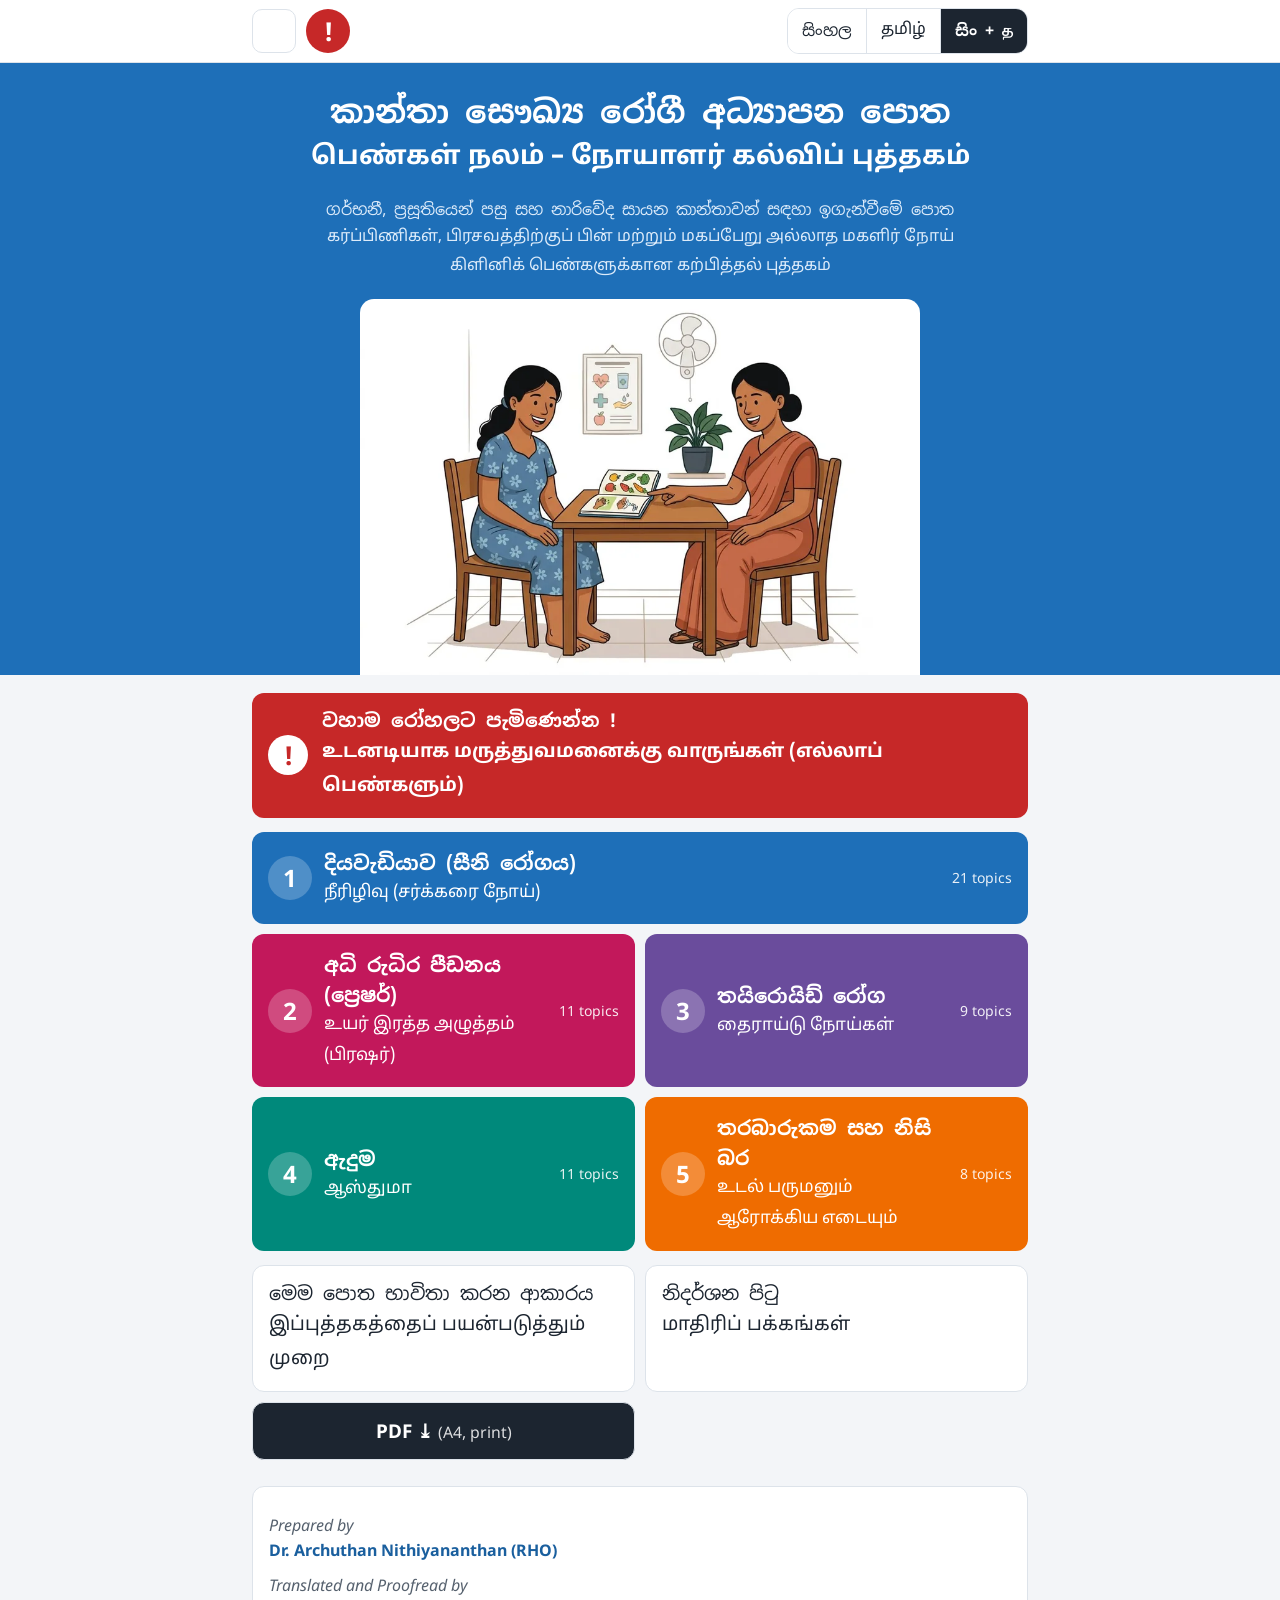
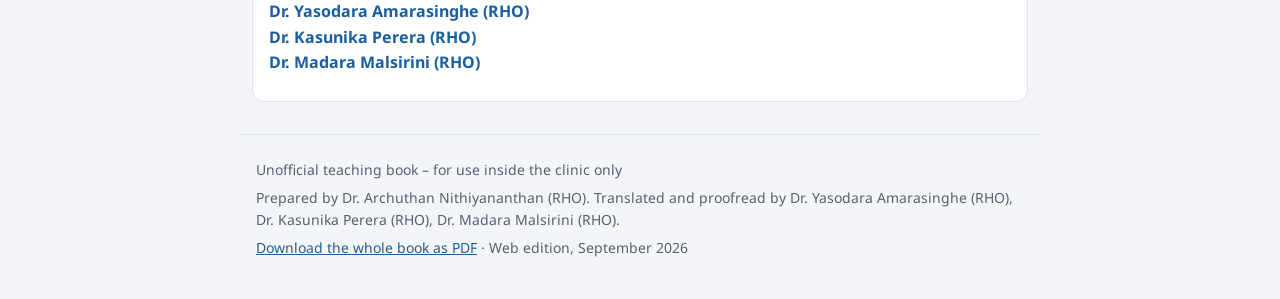
<file: index.html>
<!doctype html>
<html lang="en" data-lang="both">
<head>
<meta charset="utf-8">
<meta name="viewport" content="width=device-width, initial-scale=1, viewport-fit=cover">
<title>කාන්තා සෞඛ්‍ය රෝගී අධ්‍යාපන පොත · பெண்கள் நலம் – நோயாளர் கல்விப் புத்தகம்</title>
<meta name="description" content="කාන්තා සෞඛ්‍ය රෝගී අධ්‍යාපන පොත · பெண்கள் நலம் – நோயாளர் கல்விப் புத்தகம்">
<meta name="theme-color" content="#1e6fb8">
<link rel="icon" href="assets/favicon.svg" type="image/svg+xml">
<link rel="preconnect" href="https://fonts.googleapis.com"><link rel="preconnect" href="https://fonts.gstatic.com" crossorigin>
<link rel="stylesheet" href="https://fonts.googleapis.com/css2?family=Noto+Sans+Sinhala:wght@400;700&family=Noto+Sans+Tamil:wght@400;700&family=Noto+Sans:wght@400;700&display=swap">
<link rel="stylesheet" href="assets/style.css">
<script>try{var l=localStorage.getItem('whb_lang');if(l==='si'||l==='ta'||l==='both')document.documentElement.dataset.lang=l}catch(e){}</script>
</head>
<body class="home" style="--accent:#1e6fb8;--ink-accent:#1a5f9e;--tint:#eaf3fb">
<a class="skip" href="#main">Skip to content</a>
<div class="bar"><div class="barin">
<button class="menubtn" id="menubtn" aria-expanded="false" aria-controls="menu" aria-label="Contents"><span></span><span></span><span></span></button>
<a class="sos" href="start.html#F-02" aria-label="Emergency: come to hospital immediately">!</a>
<div class="lang" role="group" aria-label="Language">
<button data-set="si" class="fsi">සිංහල</button><button data-set="ta" class="fta">தமிழ்</button><button data-set="both" class="fsi">සිං + த</button>
</div></div><nav id="menu" aria-label="Contents" hidden><div class="mwrap"><a class="mi home" href="index.html"><span lang="si">මුල් පිටුව</span><span lang="ta">முகப்பு</span></a><a class="mi emerg" href="start.html#F-02"><span lang="si">වහාම රෝහලට පැමිණෙන්න ! </span><span lang="ta">உடனடியாக மருத்துவமனைக்கு வாருங்கள் (எல்லாப் பெண்களும்)</span></a><a class="mi" href="start.html#F-01"><span lang="si">මෙම පොත භාවිතා කරන ආකාරය</span><span lang="ta">இப்புத்தகத்தைப் பயன்படுத்தும் முறை</span></a><a class="mi on" href="chapter-1.html" style="--a:#1e6fb8"><b class="mn">1</b><span class="mt"><span lang="si">දියවැඩියාව (සීනි රෝගය)</span><span lang="ta">நீரிழிவு (சர்க்கரை நோய்)</span></span></a><a class="mi" href="chapter-2.html" style="--a:#c2185b"><b class="mn">2</b><span class="mt"><span lang="si">අධි රුධිර පීඩනය (ප්‍රෙෂර්)</span><span lang="ta">உயர் இரத்த அழுத்தம் (பிரஷர்)</span></span></a><a class="mi" href="chapter-3.html" style="--a:#6a4c9c"><b class="mn">3</b><span class="mt"><span lang="si">තයිරොයිඩ් රෝග</span><span lang="ta">தைராய்டு நோய்கள்</span></span></a><a class="mi" href="chapter-4.html" style="--a:#00897b"><b class="mn">4</b><span class="mt"><span lang="si">ඇදුම</span><span lang="ta">ஆஸ்துமா</span></span></a><a class="mi" href="chapter-5.html" style="--a:#ef6c00"><b class="mn">5</b><span class="mt"><span lang="si">තරබාරුකම සහ නිසි බර</span><span lang="ta">உடல் பருமனும் ஆரோக்கிய எடையும்</span></span></a><a class="mi" href="forms.html" style="--a:#37474f"><b class="mn">✎</b><span class="mt"><span lang="si">නිදර්ශන පිටු</span><span lang="ta">மாதிரிப் பக்கங்கள்</span></span></a><a class="mi pdf" href="downloads/womens-health-book.pdf" download>PDF ⤓</a></div></nav></div>
<section class="cover"><div class="coverin">
<h1><span lang="si">කාන්තා සෞඛ්‍ය රෝගී අධ්‍යාපන පොත</span><span lang="ta">பெண்கள் நலம் – நோயாளர் கல்விப் புத்தகம்</span></h1>
<p class="sub"><span lang="si">ගර්භනී, ප්‍රසූතියෙන් පසු සහ නාරිවේද සායන කාන්තාවන් සඳහා ඉගැන්වීමේ පොත</span><span lang="ta">கர்ப்பிணிகள், பிரசவத்திற்குப் பின் மற்றும் மகப்பேறு அல்லாத மகளிர் நோய் கிளினிக் பெண்களுக்கான கற்பித்தல் புத்தகம்</span></p>
<img class="hero" src="assets/img/image57.webp" width="900" height="604" alt="">
</div></section>
<main id="main"><div class="col">
<a class="alert" href="start.html#F-02"><b>!</b><span class="at"><span lang="si">වහාම රෝහලට පැමිණෙන්න ! </span><span lang="ta">உடனடியாக மருத்துவமனைக்கு வாருங்கள் (எல்லாப் பெண்களும்)</span></span></a>
<div class="tiles"><a class="tile" style="--a:#1e6fb8" href="chapter-1.html"><span class="tn">1</span><span class="tt"><span lang="si">දියවැඩියාව (සීනි රෝගය)</span><span lang="ta">நீரிழிவு (சர்க்கரை நோய்)</span></span><span class="tc">21</span></a><a class="tile" style="--a:#c2185b" href="chapter-2.html"><span class="tn">2</span><span class="tt"><span lang="si">අධි රුධිර පීඩනය (ප්‍රෙෂර්)</span><span lang="ta">உயர் இரத்த அழுத்தம் (பிரஷர்)</span></span><span class="tc">11</span></a><a class="tile" style="--a:#6a4c9c" href="chapter-3.html"><span class="tn">3</span><span class="tt"><span lang="si">තයිරොයිඩ් රෝග</span><span lang="ta">தைராய்டு நோய்கள்</span></span><span class="tc">9</span></a><a class="tile" style="--a:#00897b" href="chapter-4.html"><span class="tn">4</span><span class="tt"><span lang="si">ඇදුම</span><span lang="ta">ஆஸ்துமா</span></span><span class="tc">11</span></a><a class="tile" style="--a:#ef6c00" href="chapter-5.html"><span class="tn">5</span><span class="tt"><span lang="si">තරබාරුකම සහ නිසි බර</span><span lang="ta">உடல் பருமனும் ஆரோக்கிய எடையும்</span></span><span class="tc">8</span></a></div>
<div class="more">
<a href="start.html#F-01"><span lang="si">මෙම පොත භාවිතා කරන ආකාරය</span><span lang="ta">இப்புத்தகத்தைப் பயன்படுத்தும் முறை</span></a>
<a href="forms.html"><span lang="si">නිදර්ශන පිටු</span><span lang="ta">மாதிரிப் பக்கங்கள்</span></a>
<a href="downloads/womens-health-book.pdf" download class="pdfbtn">PDF ⤓ <small>(A4, print)</small></a>
</div>
<div class="credits"><p><em>Prepared by</em><br><strong>Dr. Archuthan Nithiyananthan (RHO)</strong></p>
<p><em>Translated and Proofread by</em><br><strong>Dr. Yasodara Amarasinghe (RHO)</strong><br><strong>Dr. Kasunika Perera (RHO)</strong><br><strong>Dr. Madara Malsirini (RHO)</strong></p></div>
</div></main>
<footer class="foot"><p>Unofficial teaching book – for use inside the clinic only</p>
<p>Prepared by Dr. Archuthan Nithiyananthan (RHO). Translated and proofread by Dr. Yasodara Amarasinghe (RHO), Dr. Kasunika Perera (RHO), Dr. Madara Malsirini (RHO).</p>
<p><a href="downloads/womens-health-book.pdf" download>Download the whole book as PDF</a> · Web edition, September 2026</p></footer>
<div id="lightbox" hidden><img alt=""></div>
<script src="assets/app.js"></script>
</body></html>
</file>
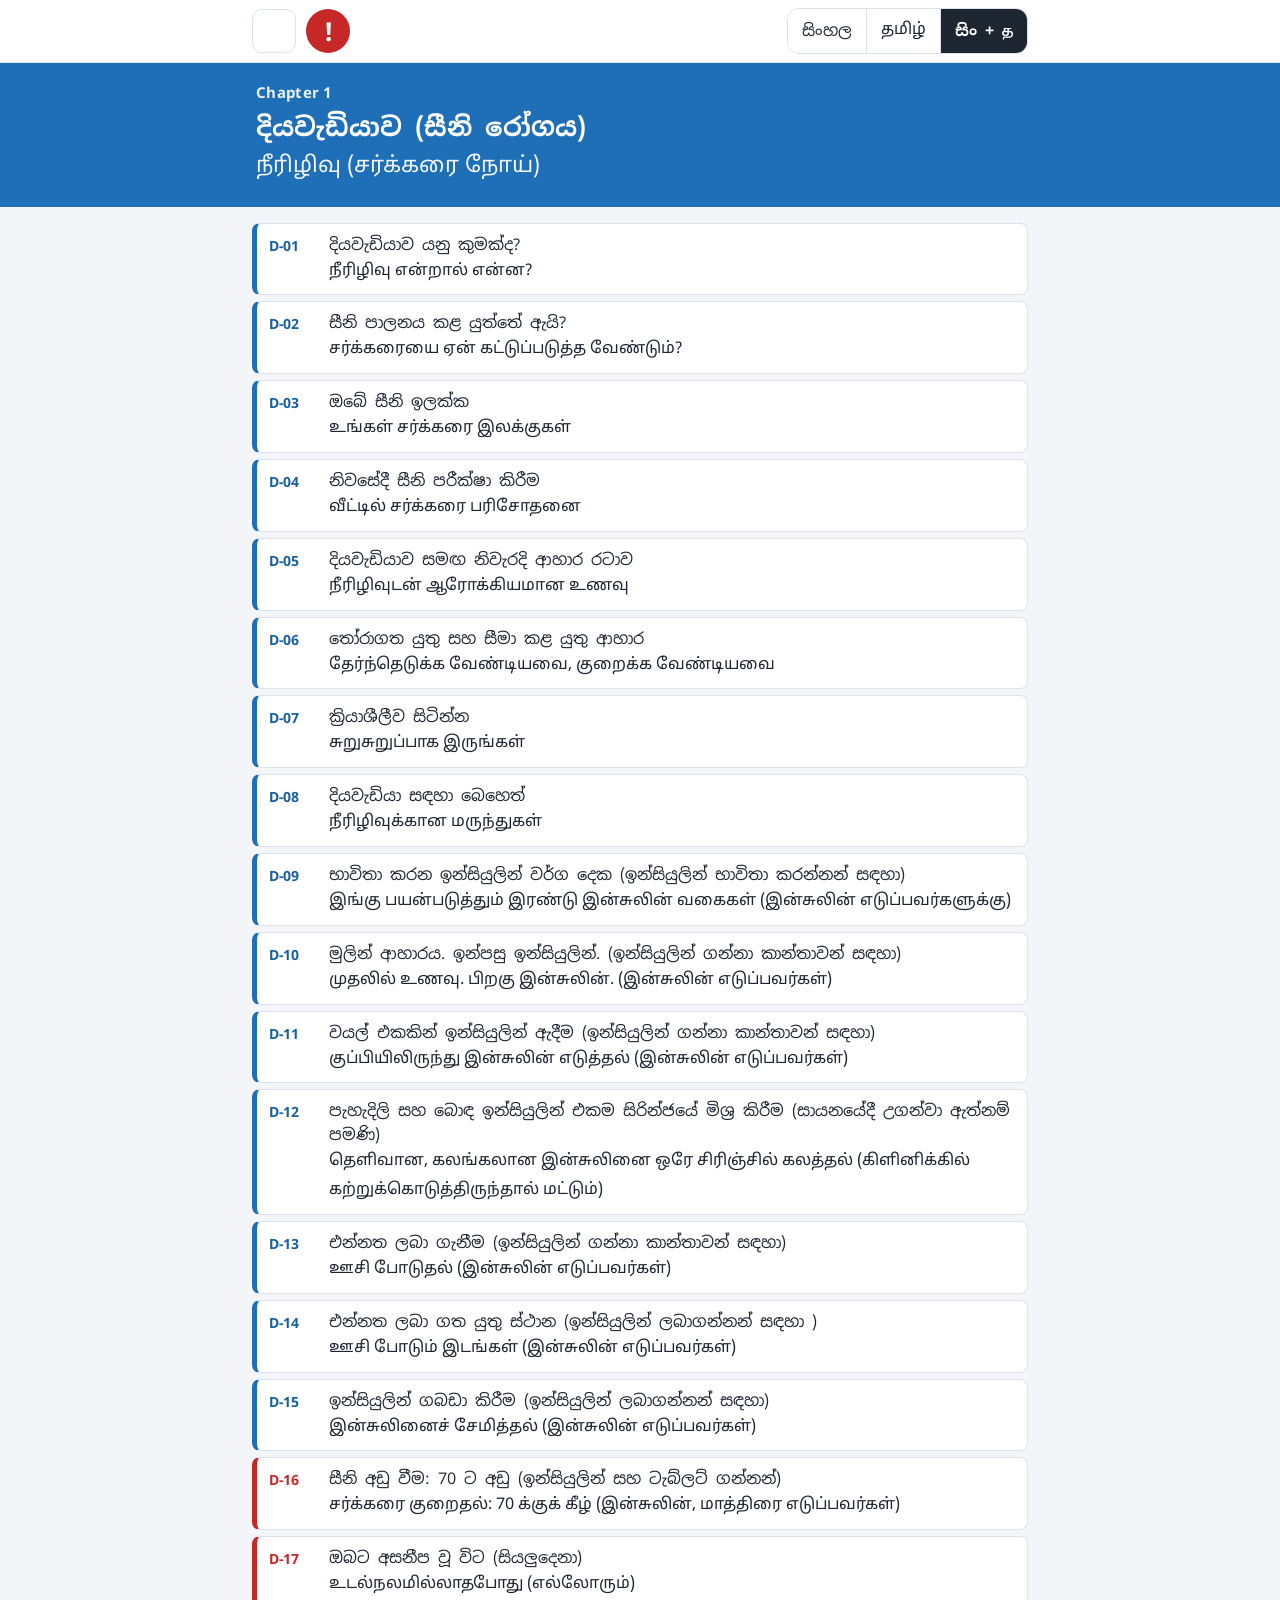
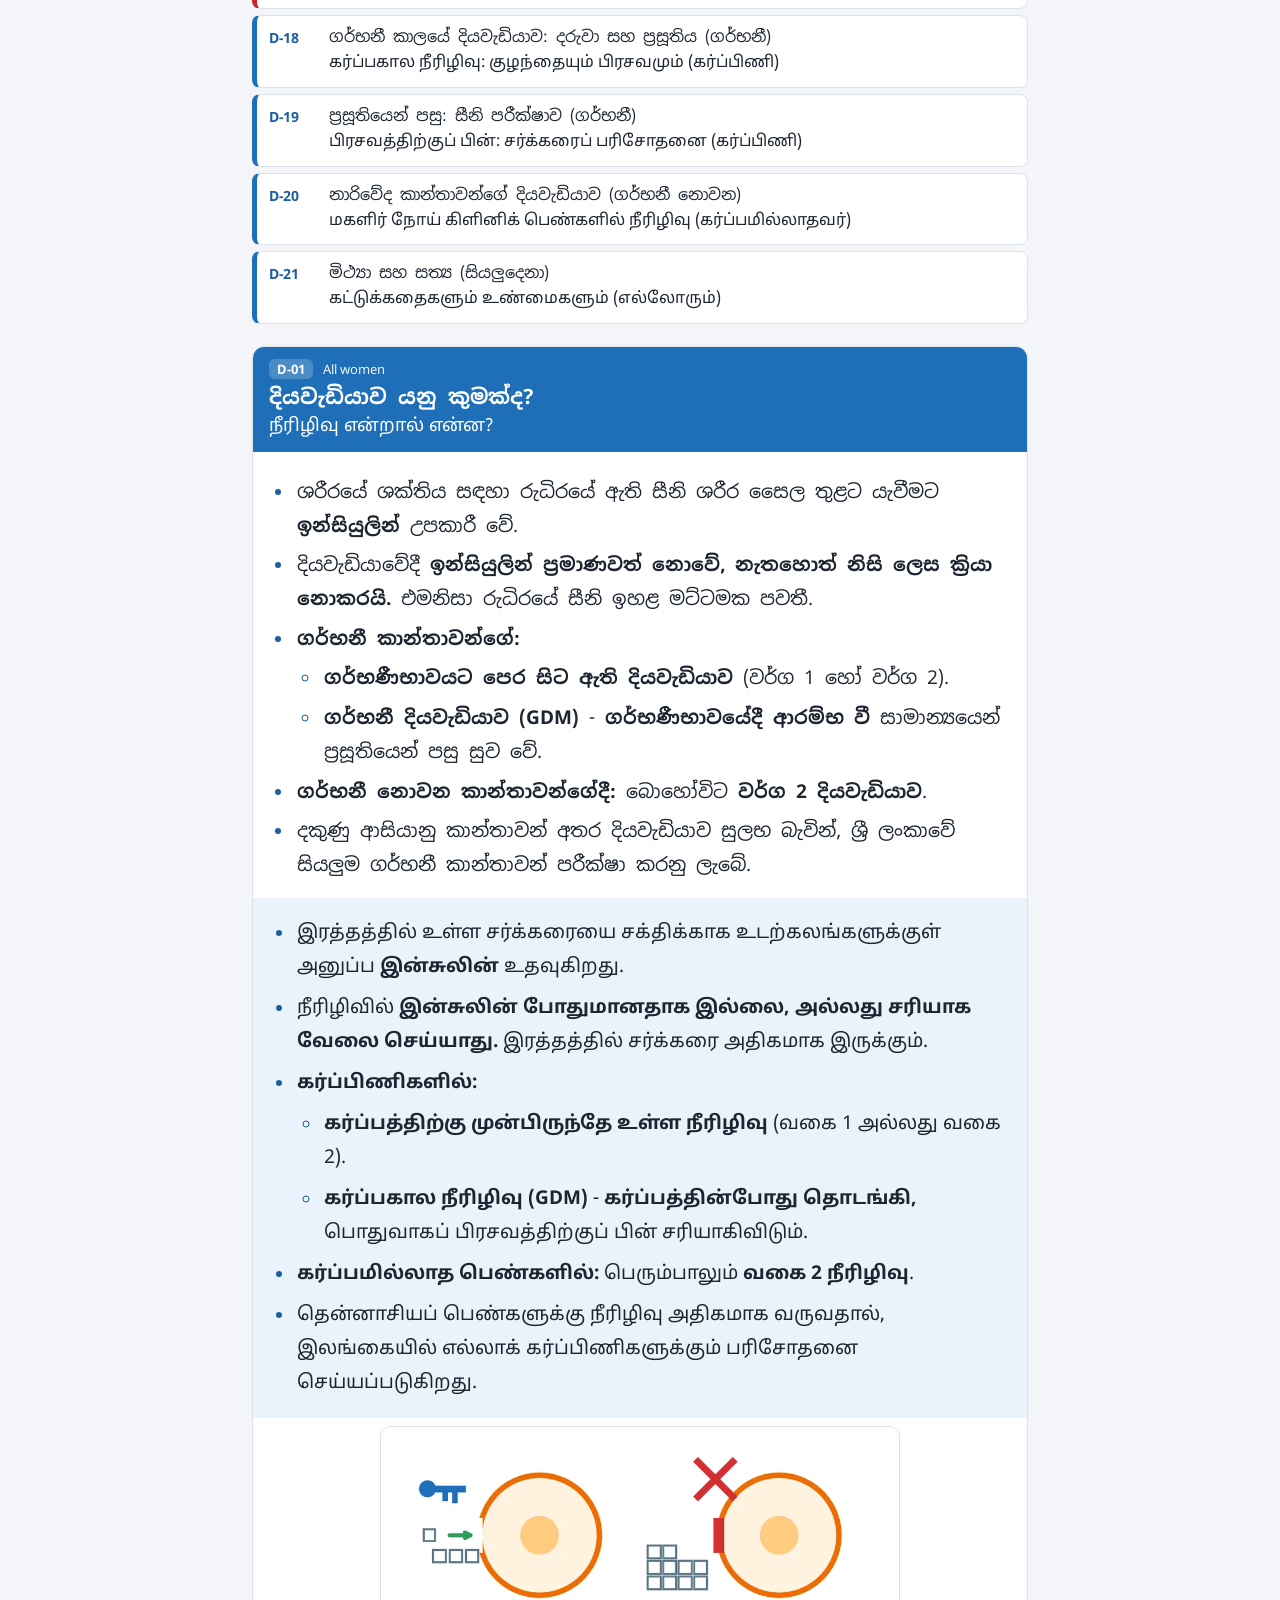
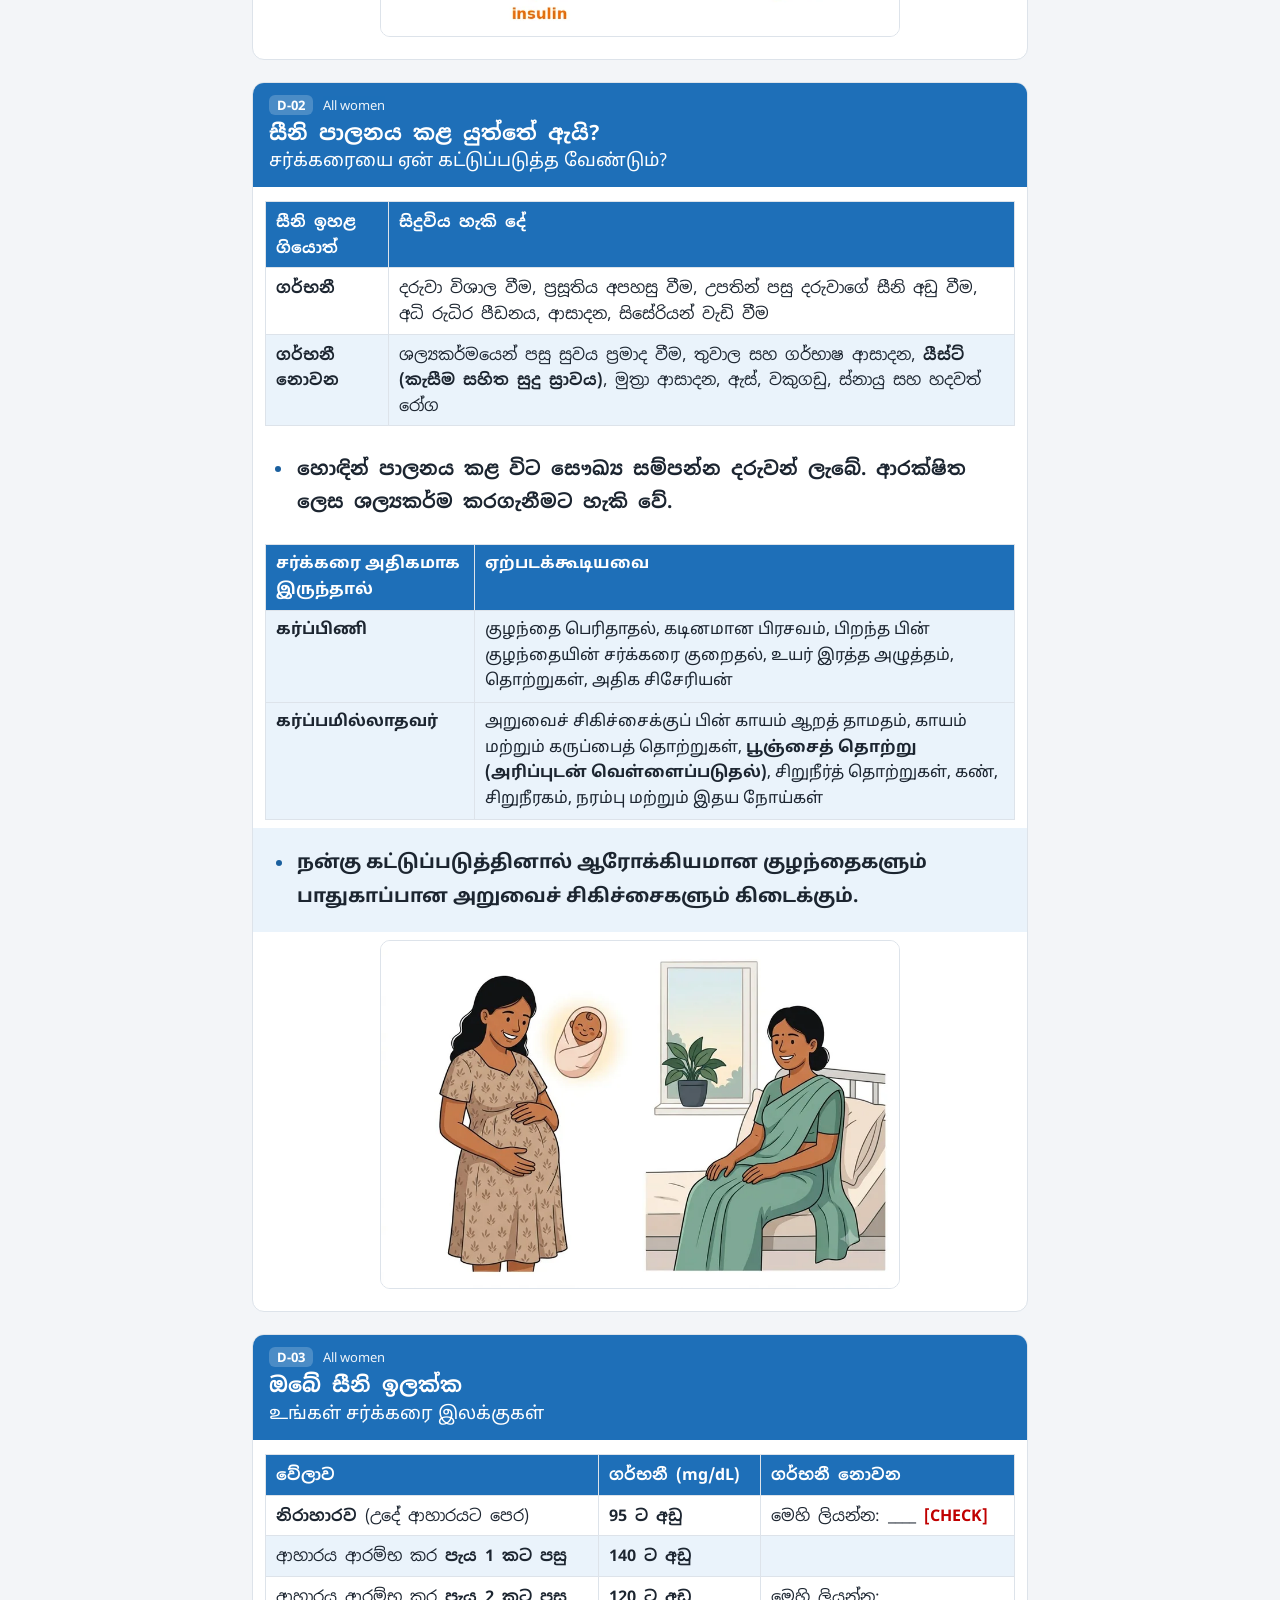
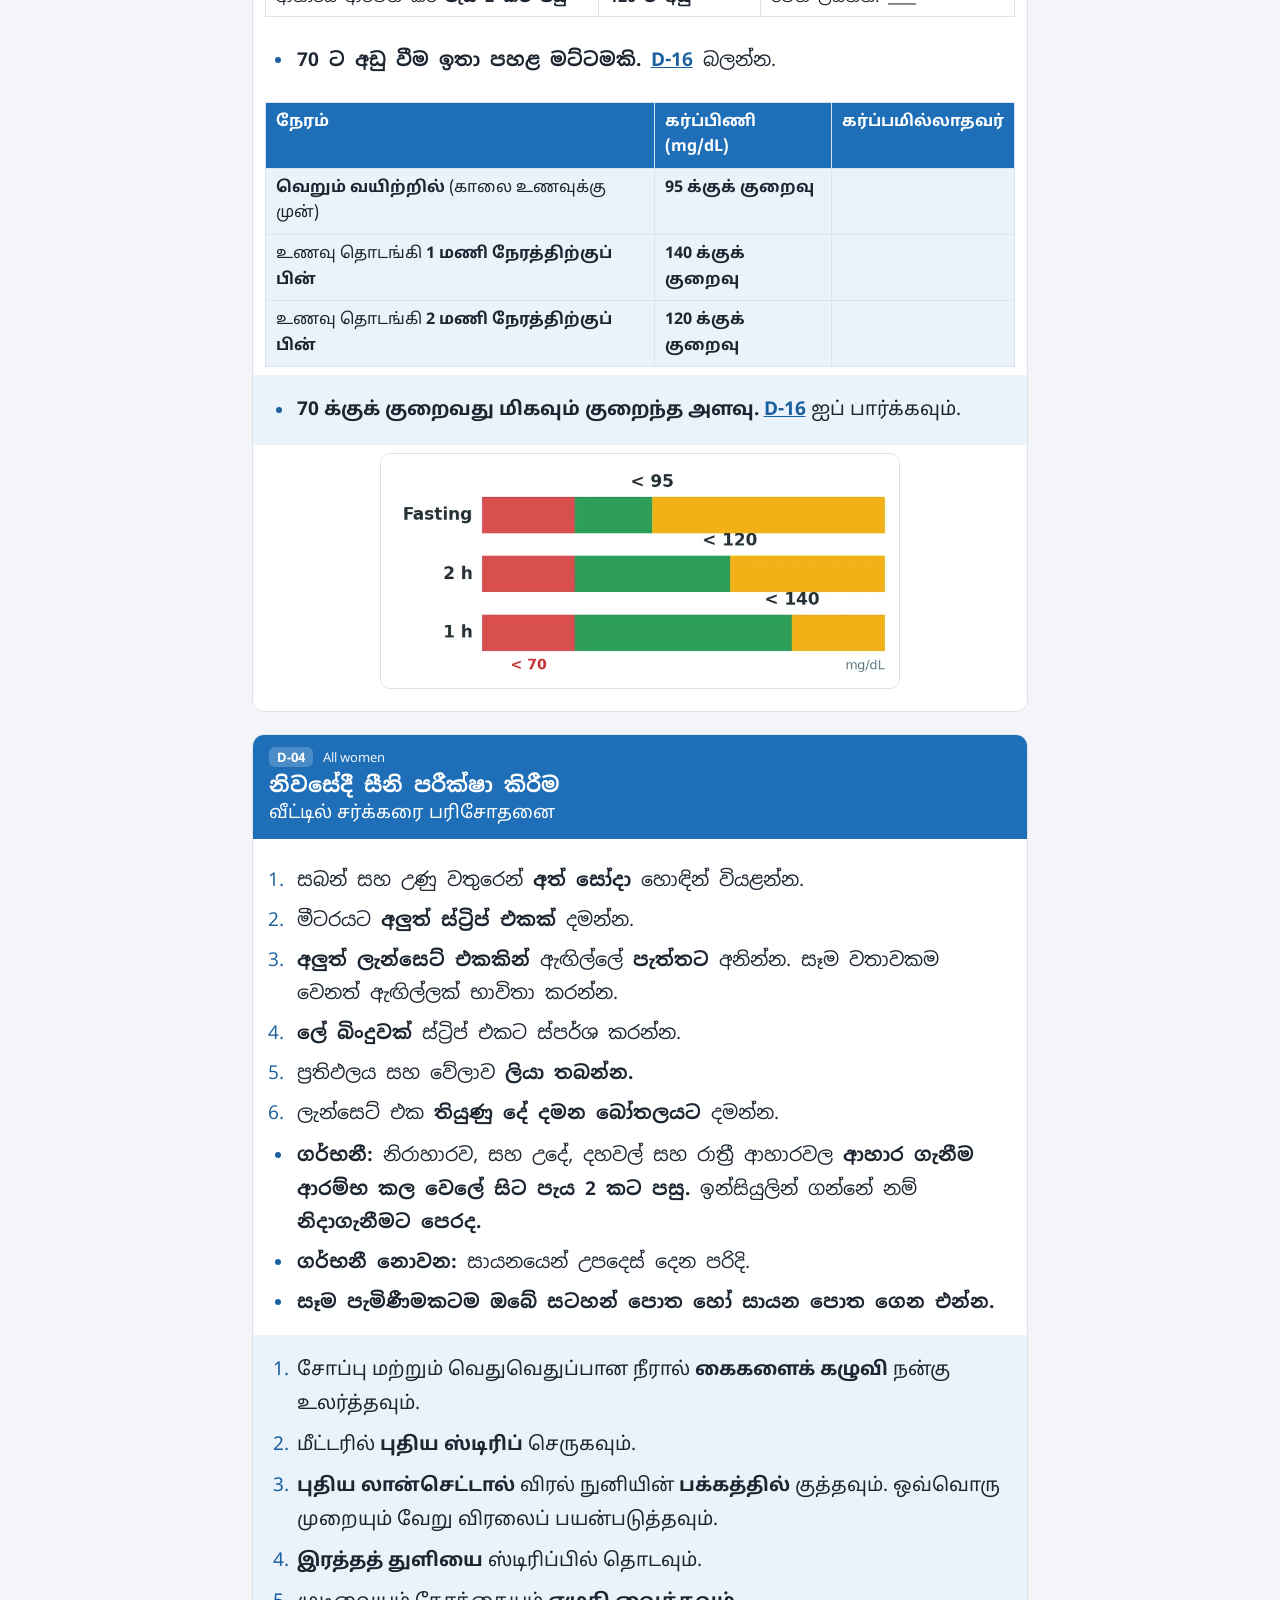
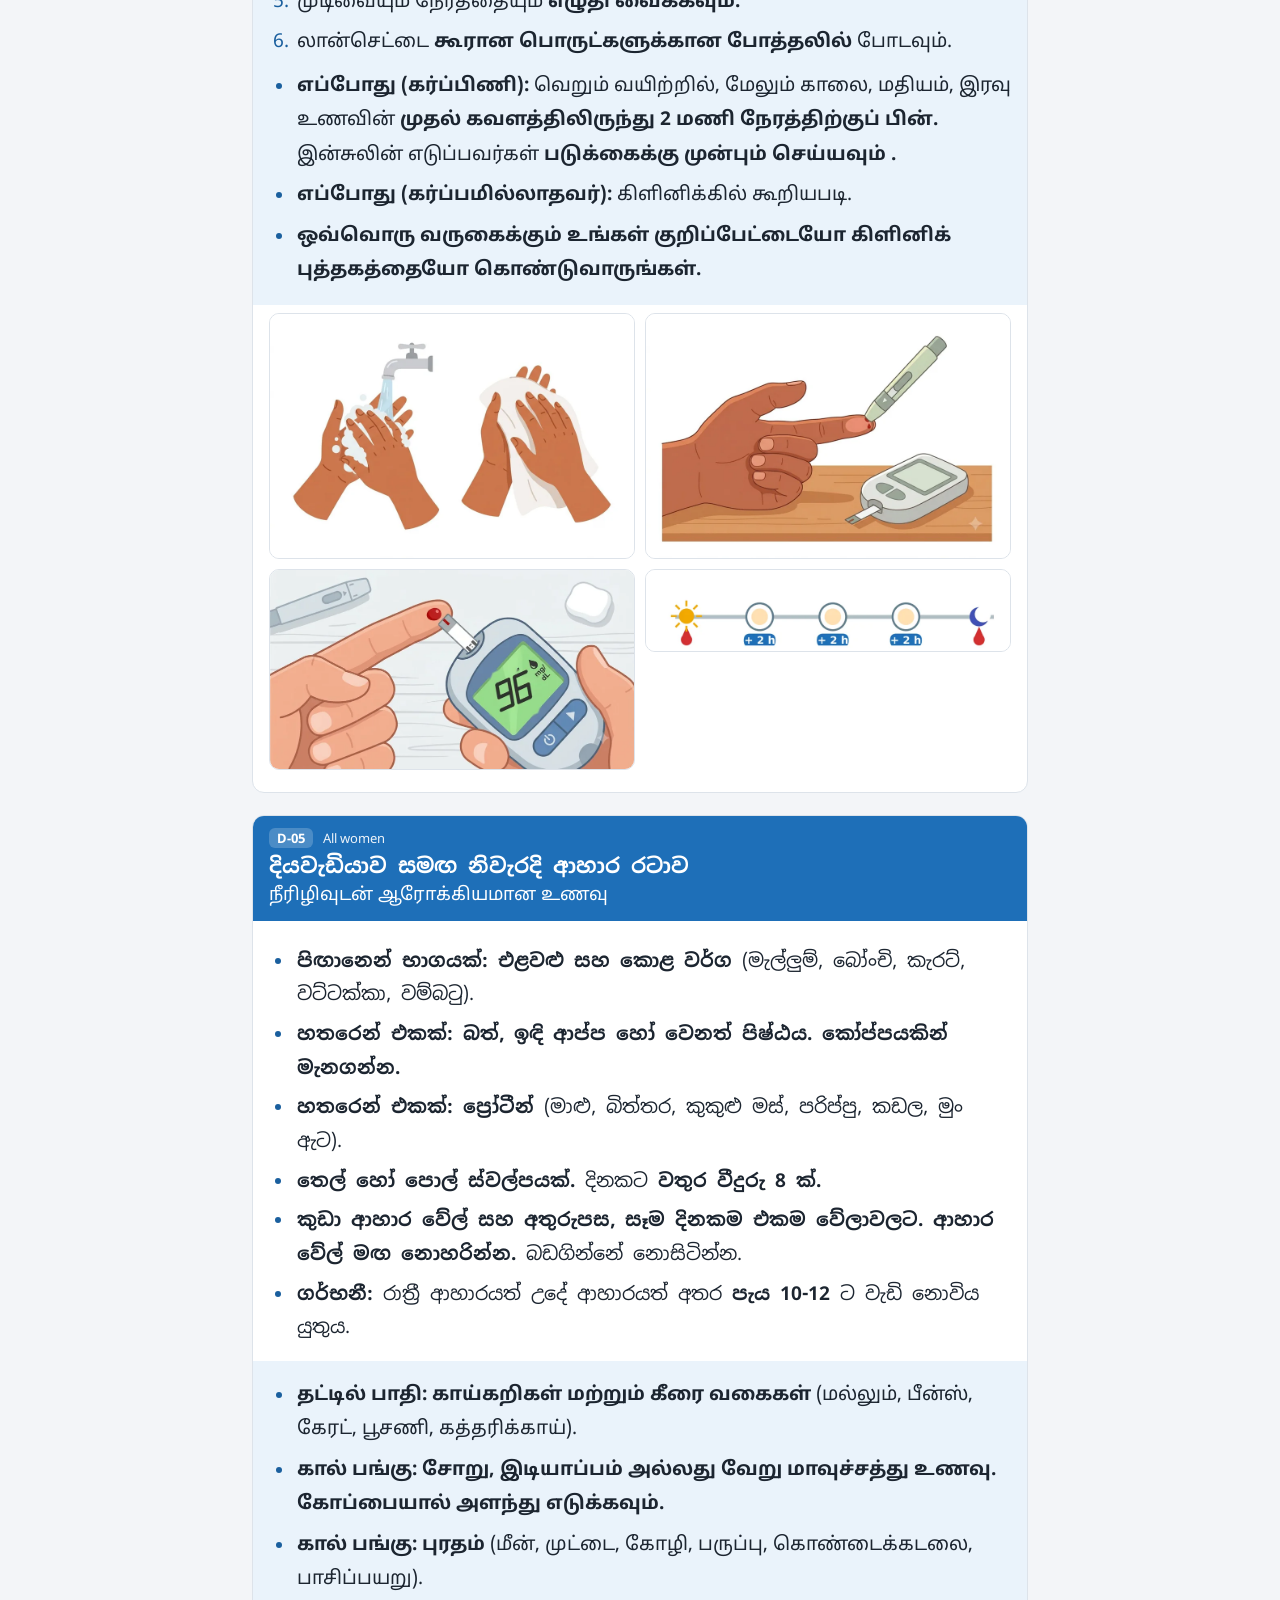
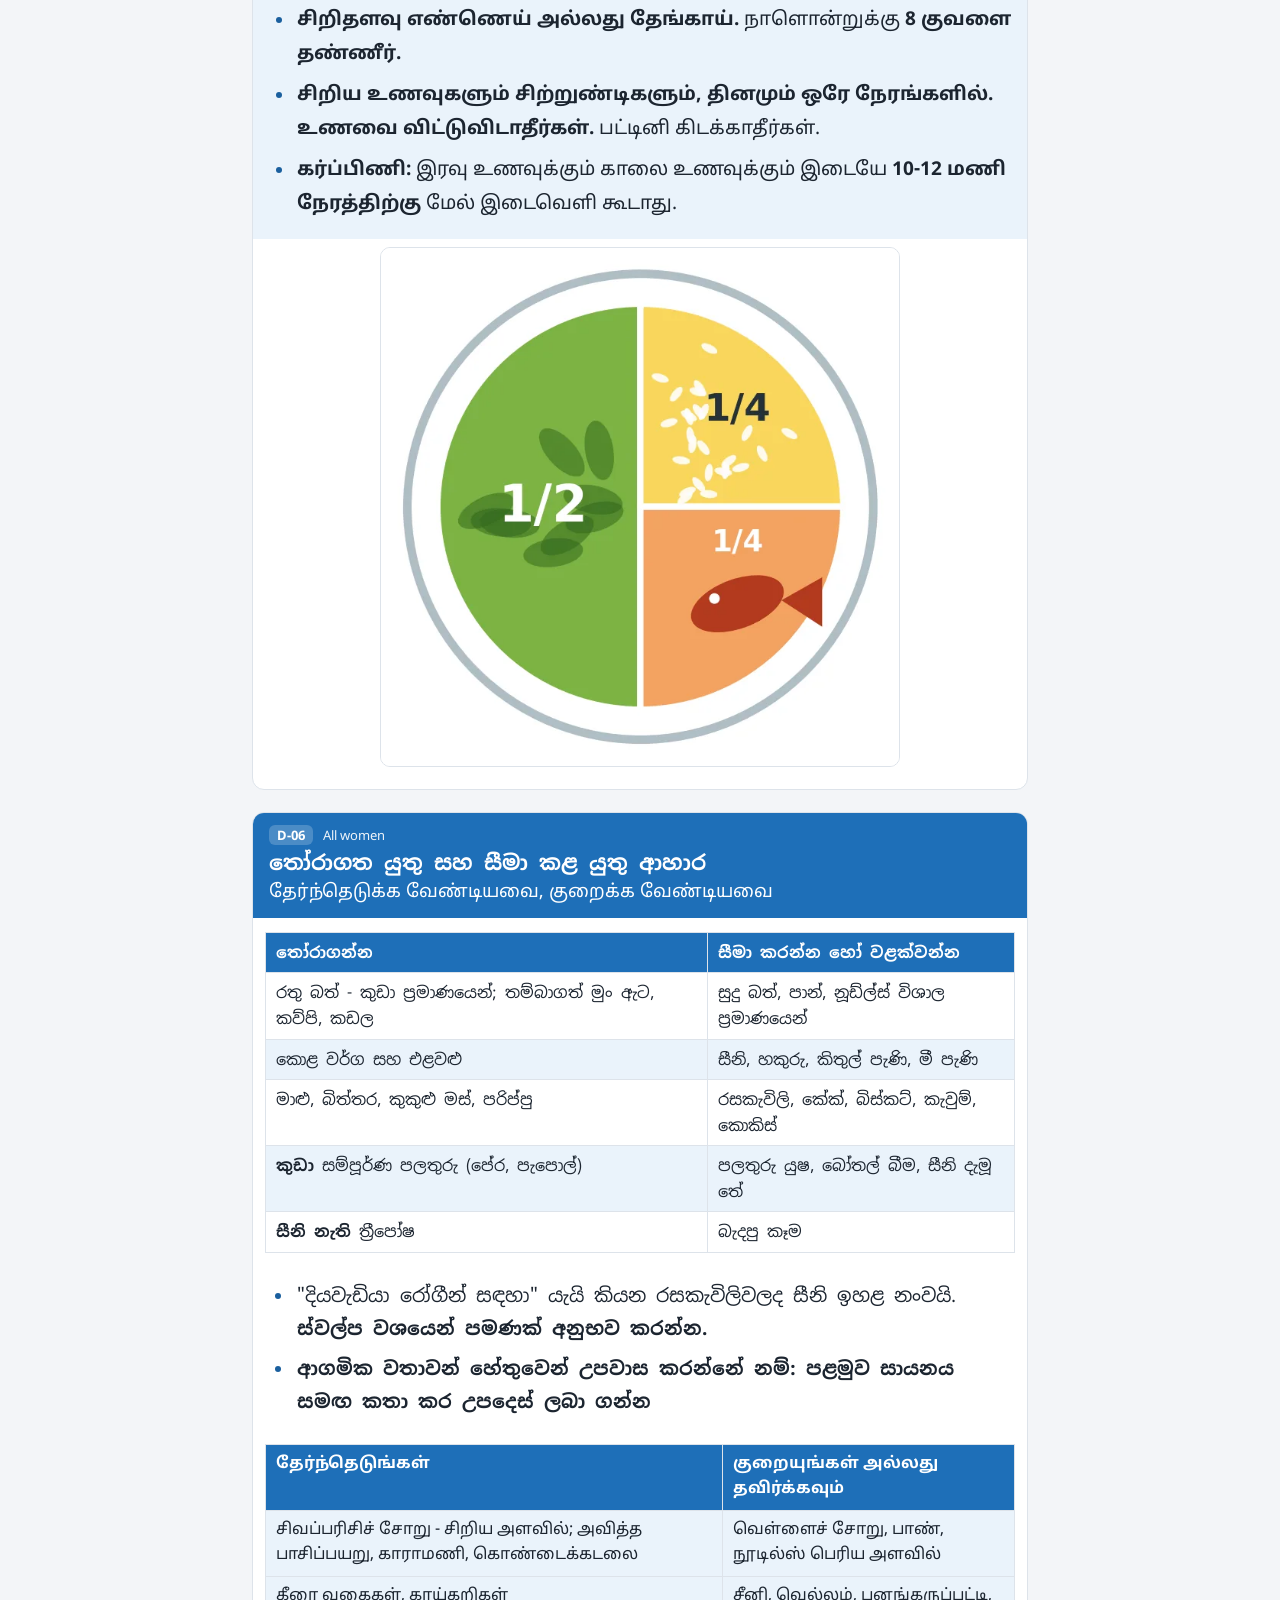
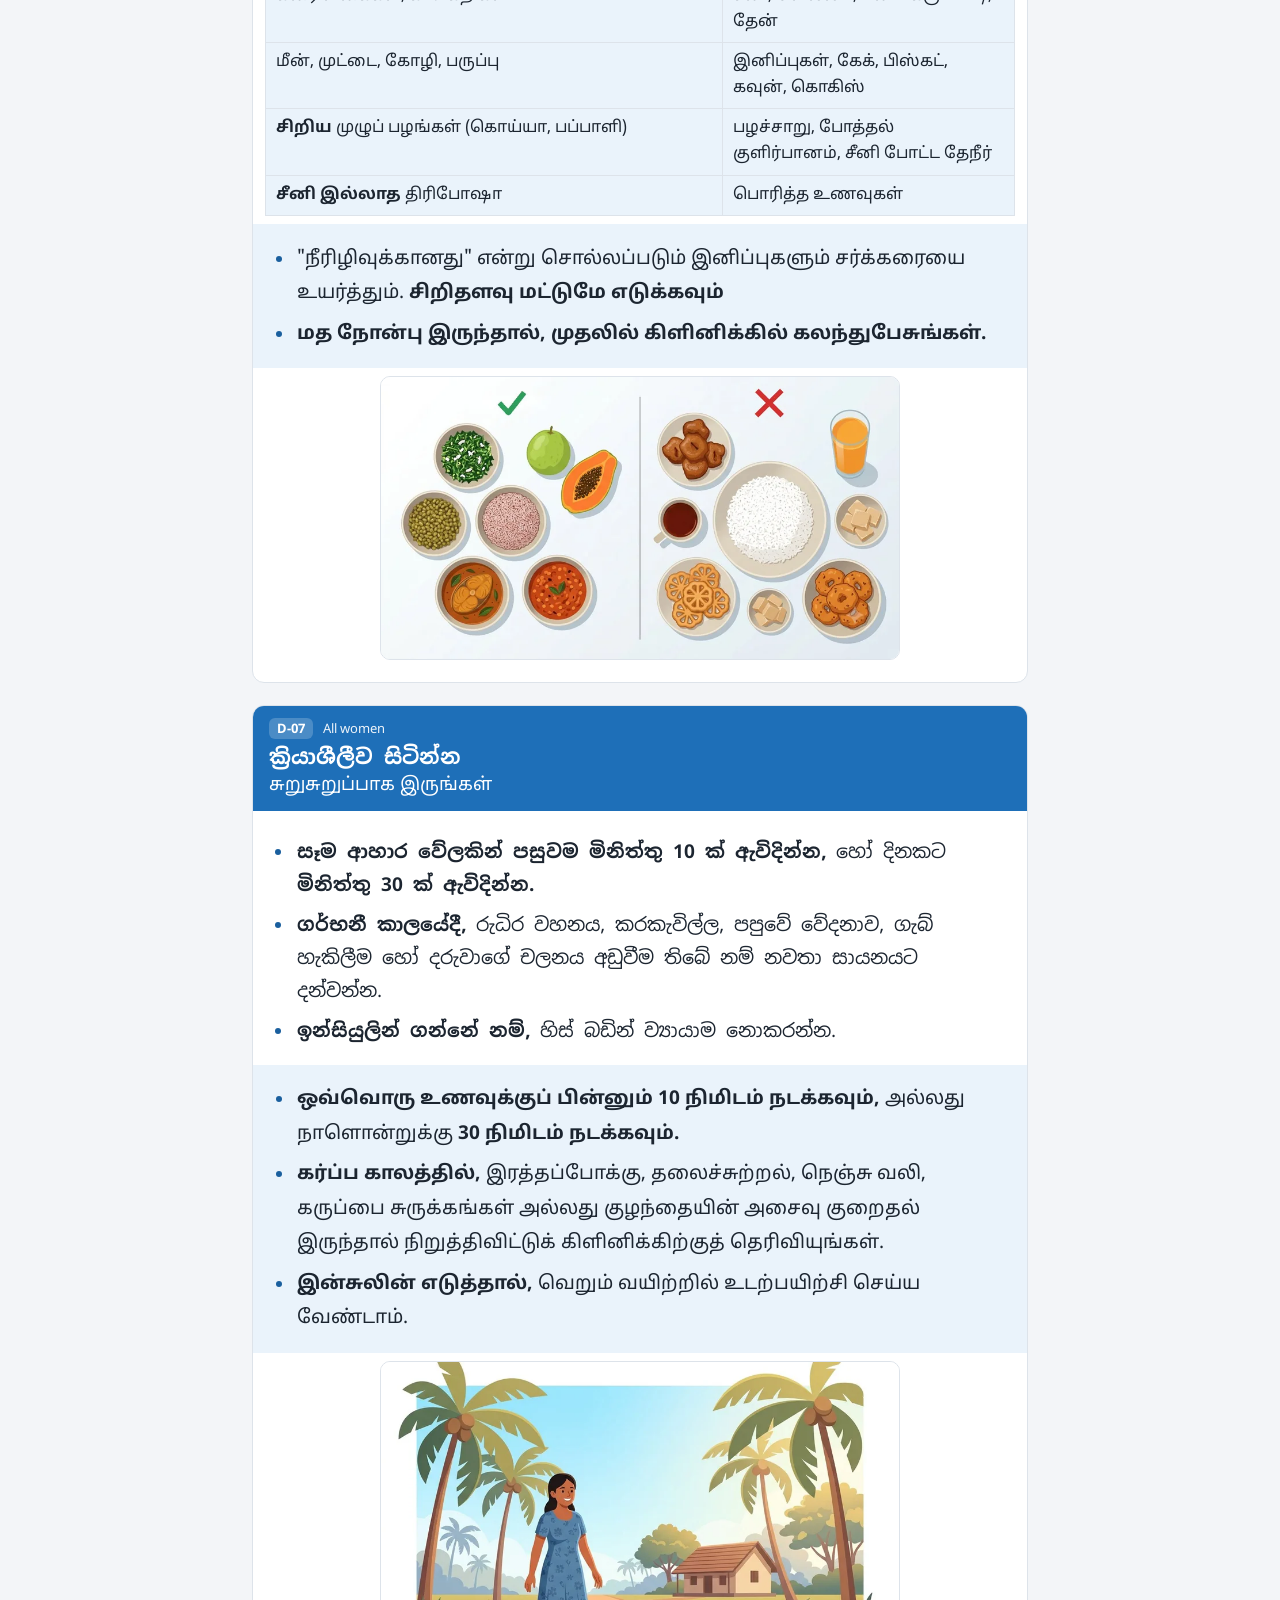
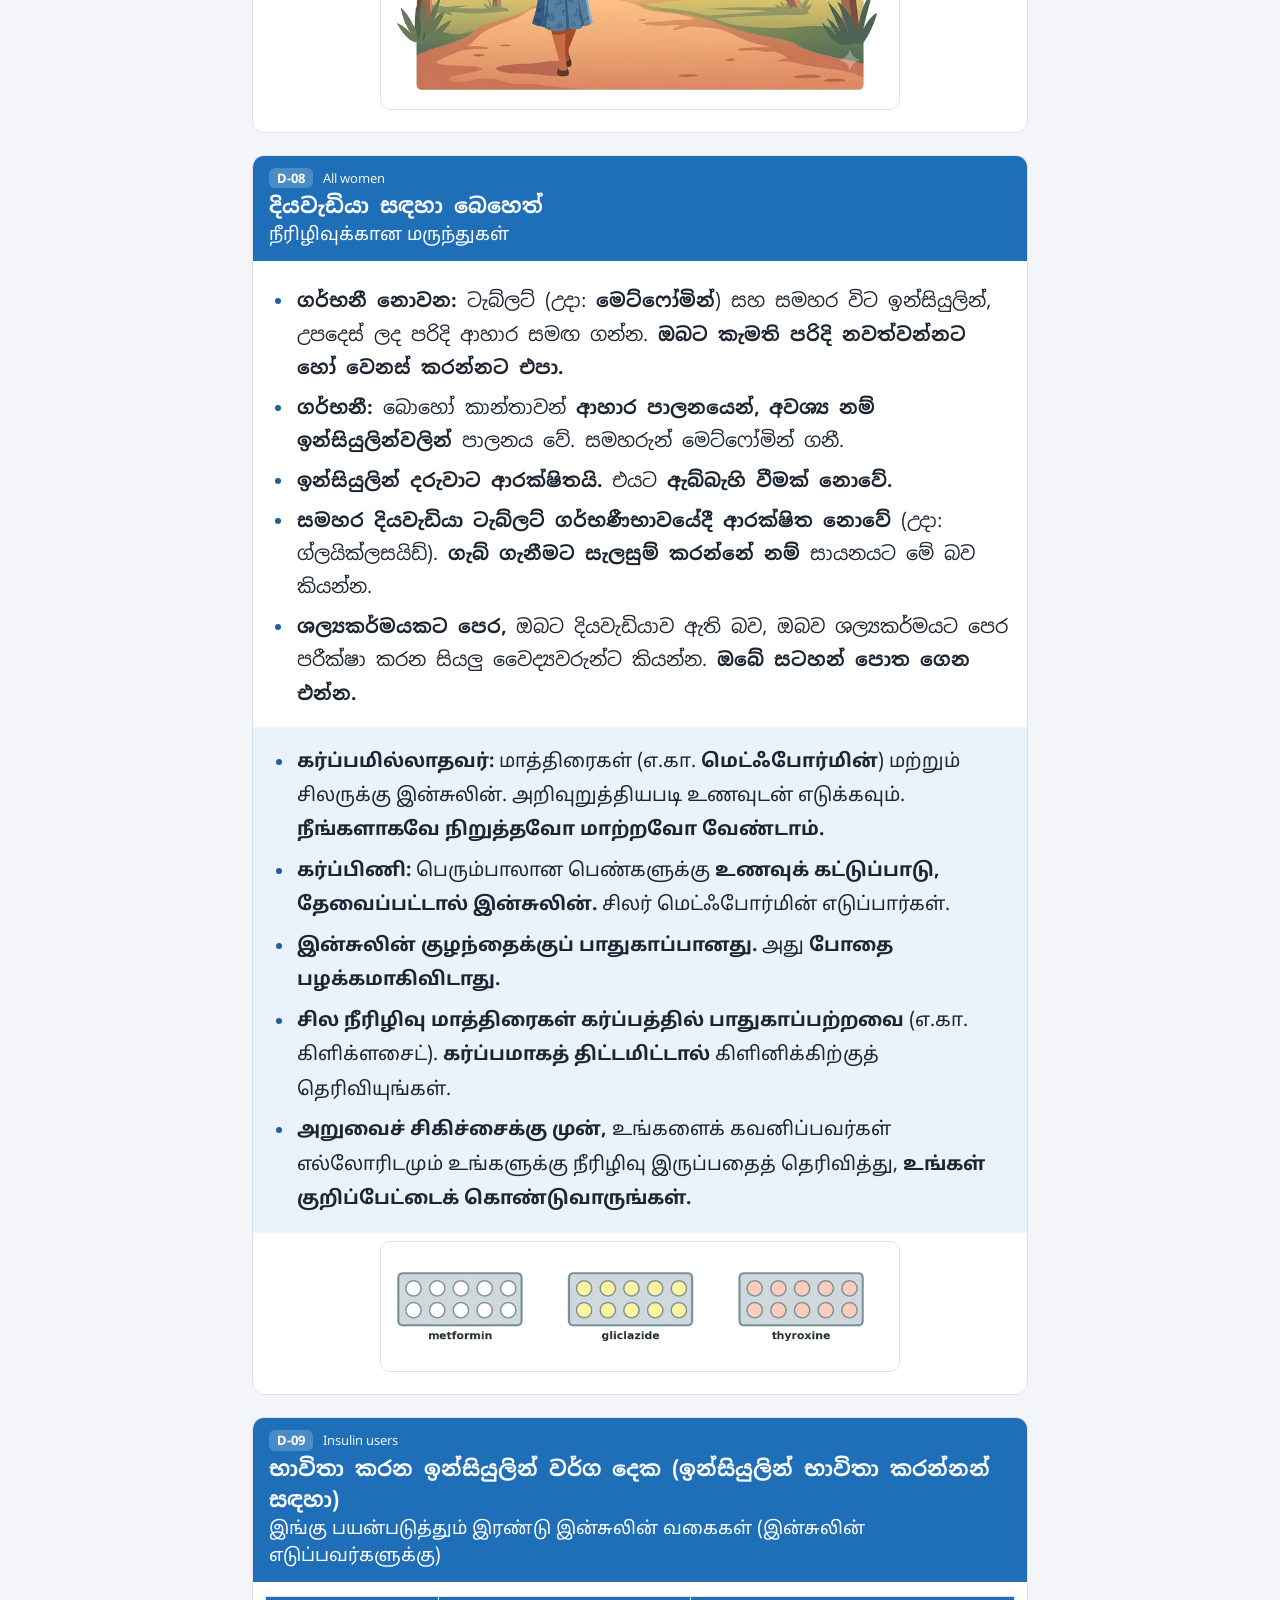
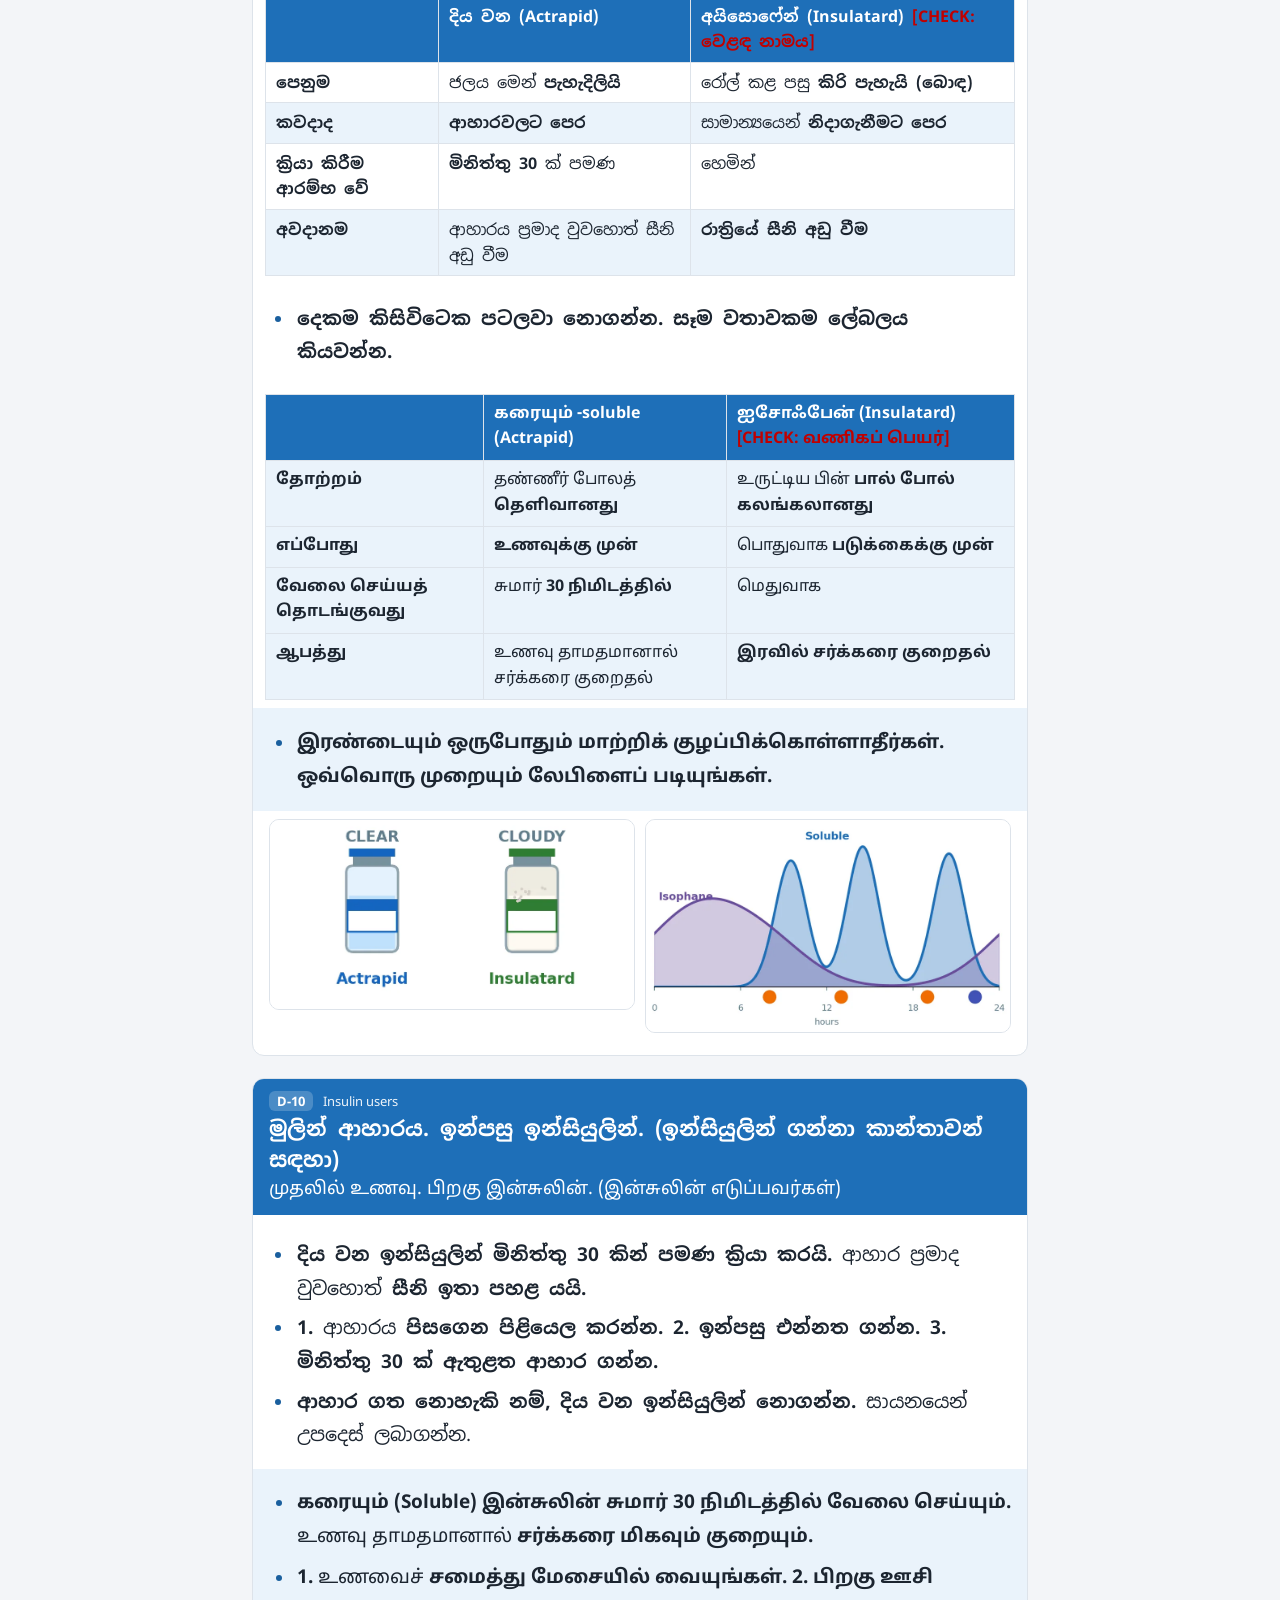
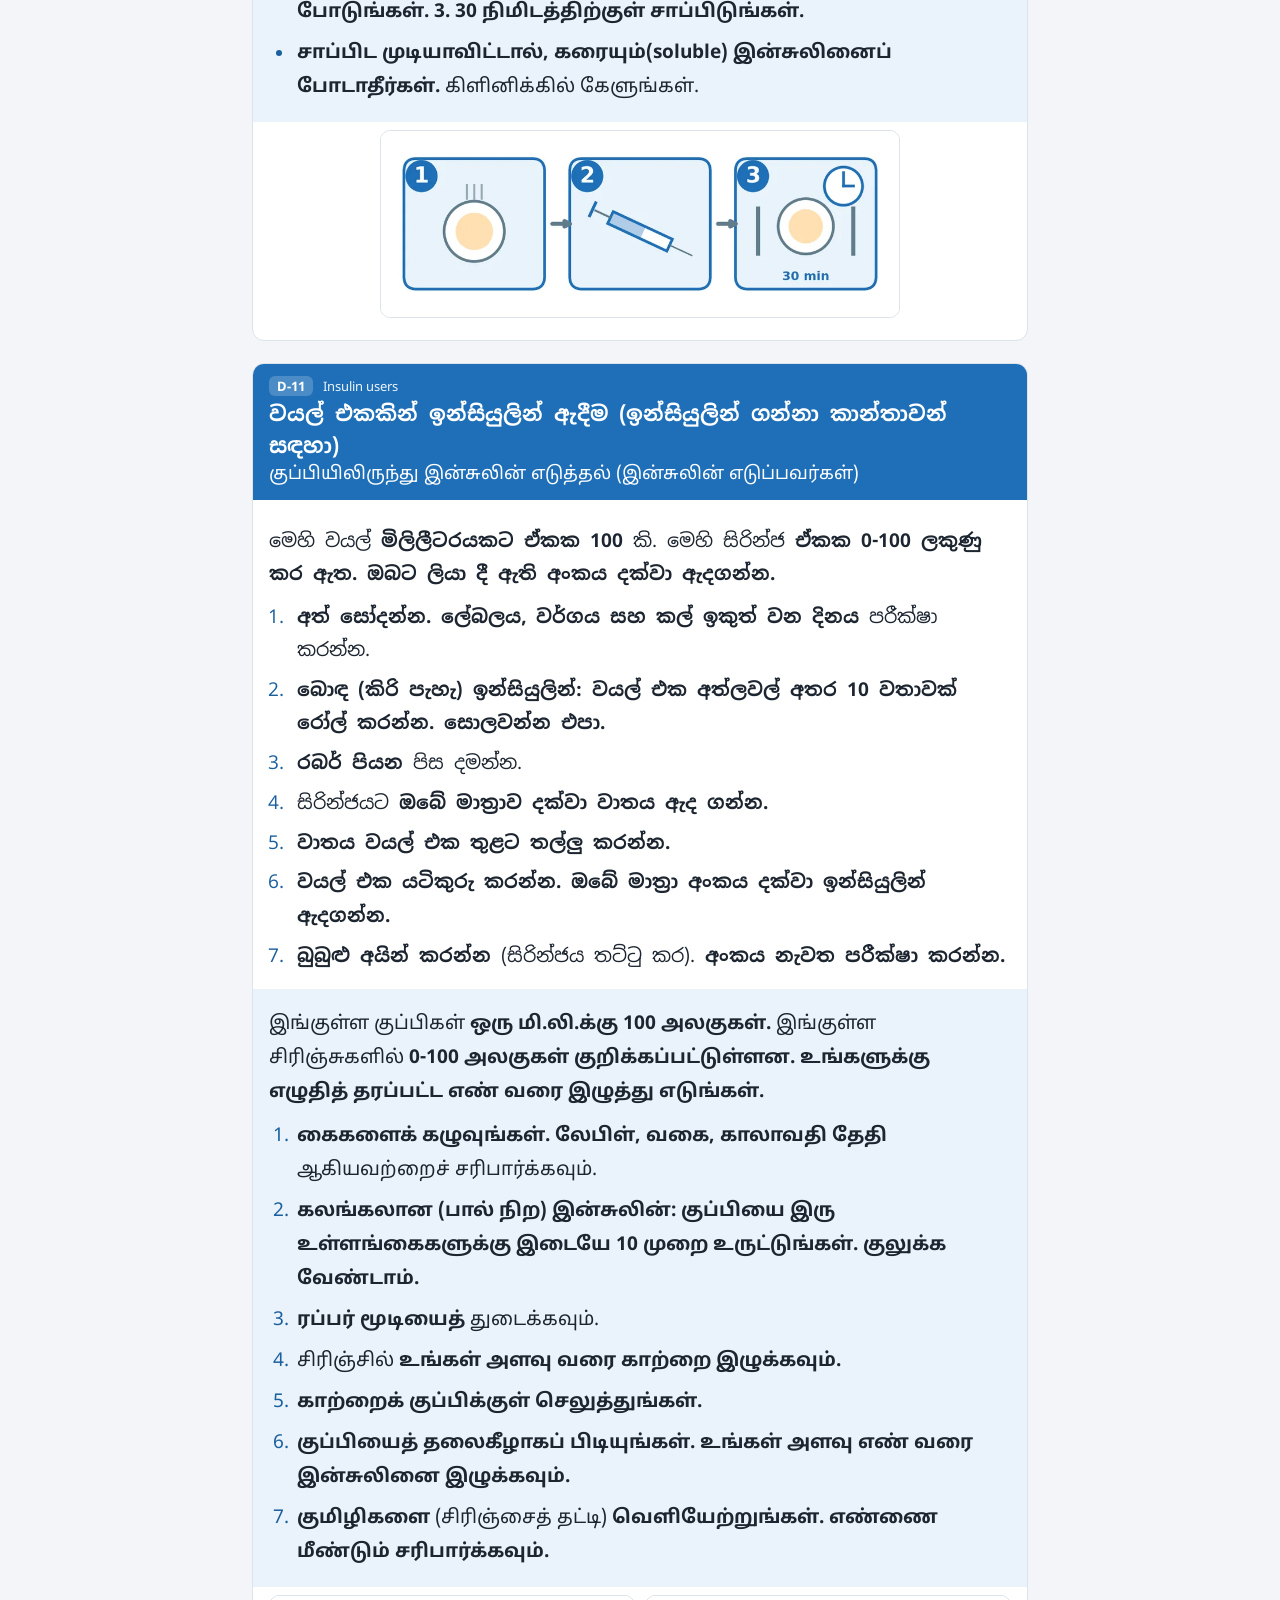
<file: chapter-1.html>
<!doctype html>
<html lang="en" data-lang="both">
<head>
<meta charset="utf-8">
<meta name="viewport" content="width=device-width, initial-scale=1, viewport-fit=cover">
<title>දියවැඩියාව (සීනි රෝගය) · நீரிழிவு (சர்க்கரை நோய்) — කාන්තා සෞඛ්‍ය පොත</title>
<meta name="description" content="කාන්තා සෞඛ්‍ය රෝගී අධ්‍යාපන පොත · பெண்கள் நலம் – நோயாளர் கல்விப் புத்தகம்">
<meta name="theme-color" content="#1e6fb8">
<link rel="icon" href="assets/favicon.svg" type="image/svg+xml">
<link rel="preconnect" href="https://fonts.googleapis.com"><link rel="preconnect" href="https://fonts.gstatic.com" crossorigin>
<link rel="stylesheet" href="https://fonts.googleapis.com/css2?family=Noto+Sans+Sinhala:wght@400;700&family=Noto+Sans+Tamil:wght@400;700&family=Noto+Sans:wght@400;700&display=swap">
<link rel="stylesheet" href="assets/style.css">
<script>try{var l=localStorage.getItem('whb_lang');if(l==='si'||l==='ta'||l==='both')document.documentElement.dataset.lang=l}catch(e){}</script>
</head>
<body class="" style="--accent:#1e6fb8;--ink-accent:#1a5f9e;--tint:#eaf3fb">
<a class="skip" href="#main">Skip to content</a>
<div class="bar"><div class="barin">
<button class="menubtn" id="menubtn" aria-expanded="false" aria-controls="menu" aria-label="Contents"><span></span><span></span><span></span></button>
<a class="sos" href="start.html#F-02" aria-label="Emergency: come to hospital immediately">!</a>
<div class="lang" role="group" aria-label="Language">
<button data-set="si" class="fsi">සිංහල</button><button data-set="ta" class="fta">தமிழ்</button><button data-set="both" class="fsi">සිං + த</button>
</div></div><nav id="menu" aria-label="Contents" hidden><div class="mwrap"><a class="mi home" href="index.html"><span lang="si">මුල් පිටුව</span><span lang="ta">முகப்பு</span></a><a class="mi emerg" href="start.html#F-02"><span lang="si">වහාම රෝහලට පැමිණෙන්න ! </span><span lang="ta">உடனடியாக மருத்துவமனைக்கு வாருங்கள் (எல்லாப் பெண்களும்)</span></a><a class="mi" href="start.html#F-01"><span lang="si">මෙම පොත භාවිතා කරන ආකාරය</span><span lang="ta">இப்புத்தகத்தைப் பயன்படுத்தும் முறை</span></a><a class="mi on" href="chapter-1.html" style="--a:#1e6fb8"><b class="mn">1</b><span class="mt"><span lang="si">දියවැඩියාව (සීනි රෝගය)</span><span lang="ta">நீரிழிவு (சர்க்கரை நோய்)</span></span></a><a class="mi" href="chapter-2.html" style="--a:#c2185b"><b class="mn">2</b><span class="mt"><span lang="si">අධි රුධිර පීඩනය (ප්‍රෙෂර්)</span><span lang="ta">உயர் இரத்த அழுத்தம் (பிரஷர்)</span></span></a><a class="mi" href="chapter-3.html" style="--a:#6a4c9c"><b class="mn">3</b><span class="mt"><span lang="si">තයිරොයිඩ් රෝග</span><span lang="ta">தைராய்டு நோய்கள்</span></span></a><a class="mi" href="chapter-4.html" style="--a:#00897b"><b class="mn">4</b><span class="mt"><span lang="si">ඇදුම</span><span lang="ta">ஆஸ்துமா</span></span></a><a class="mi" href="chapter-5.html" style="--a:#ef6c00"><b class="mn">5</b><span class="mt"><span lang="si">තරබාරුකම සහ නිසි බර</span><span lang="ta">உடல் பருமனும் ஆரோக்கிய எடையும்</span></span></a><a class="mi" href="forms.html" style="--a:#37474f"><b class="mn">✎</b><span class="mt"><span lang="si">නිදර්ශන පිටු</span><span lang="ta">மாதிரிப் பக்கங்கள்</span></span></a><a class="mi pdf" href="downloads/womens-health-book.pdf" download>PDF ⤓</a></div></nav></div>
<section class="band"><div class="bandin"><div class="cnum">1</div><h1><span lang="si">දියවැඩියාව (සීනි රෝගය)</span><span lang="ta">நீரிழிவு (சர்க்கரை நோய்)</span></h1></div></section>
<main id="main"><div class="col"><nav class="toc" aria-label="In this chapter"><ul><li class=""><a href="#D-01"><b>D-01</b><span lang="si">දියවැඩියාව යනු කුමක්ද?</span><span lang="ta">நீரிழிவு என்றால் என்ன?</span></a></li><li class=""><a href="#D-02"><b>D-02</b><span lang="si">සීනි පාලනය කළ යුත්තේ ඇයි?</span><span lang="ta">சர்க்கரையை ஏன் கட்டுப்படுத்த வேண்டும்?</span></a></li><li class=""><a href="#D-03"><b>D-03</b><span lang="si">ඔබේ සීනි ඉලක්ක</span><span lang="ta">உங்கள் சர்க்கரை இலக்குகள்</span></a></li><li class=""><a href="#D-04"><b>D-04</b><span lang="si">නිවසේදී සීනි පරීක්ෂා කිරීම</span><span lang="ta">வீட்டில் சர்க்கரை பரிசோதனை</span></a></li><li class=""><a href="#D-05"><b>D-05</b><span lang="si">දියවැඩියාව සමඟ නිවැරදි ආහාර රටාව</span><span lang="ta">நீரிழிவுடன் ஆரோக்கியமான உணவு</span></a></li><li class=""><a href="#D-06"><b>D-06</b><span lang="si">තෝරාගත යුතු සහ සීමා කළ යුතු ආහාර</span><span lang="ta">தேர்ந்தெடுக்க வேண்டியவை, குறைக்க வேண்டியவை</span></a></li><li class=""><a href="#D-07"><b>D-07</b><span lang="si">ක්‍රියාශීලීව සිටින්න</span><span lang="ta">சுறுசுறுப்பாக இருங்கள்</span></a></li><li class=""><a href="#D-08"><b>D-08</b><span lang="si">දියවැඩියා සඳහා බෙහෙත්</span><span lang="ta">நீரிழிவுக்கான மருந்துகள்</span></a></li><li class=""><a href="#D-09"><b>D-09</b><span lang="si">භාවිතා කරන ඉන්සියුලින් වර්ග දෙක (ඉන්සියුලින් භාවිතා කරන්නන් සඳහා)</span><span lang="ta">இங்கு பயன்படுத்தும் இரண்டு இன்சுலின் வகைகள் (இன்சுலின் எடுப்பவர்களுக்கு)</span></a></li><li class=""><a href="#D-10"><b>D-10</b><span lang="si">මුලින් ආහාරය. ඉන්පසු ඉන්සියුලින්. (ඉන්සියුලින් ගන්නා කාන්තාවන් සඳහා)</span><span lang="ta">முதலில் உணவு. பிறகு இன்சுலின். (இன்சுலின் எடுப்பவர்கள்)</span></a></li><li class=""><a href="#D-11"><b>D-11</b><span lang="si">වයල් එකකින් ඉන්සියුලින් ඇදීම (ඉන්සියුලින් ගන්නා කාන්තාවන් සඳහා)</span><span lang="ta">குப்பியிலிருந்து இன்சுலின் எடுத்தல் (இன்சுலின் எடுப்பவர்கள்)</span></a></li><li class=""><a href="#D-12"><b>D-12</b><span lang="si">පැහැදිලි සහ බොඳ ඉන්සියුලින් එකම සිරින්ජයේ මිශ්‍ර කිරීම (සායනයේදී උගන්වා ඇත්නම් පමණි)</span><span lang="ta">தெளிவான, கலங்கலான இன்சுலினை ஒரே சிரிஞ்சில் கலத்தல் (கிளினிக்கில் கற்றுக்கொடுத்திருந்தால் மட்டும்)</span></a></li><li class=""><a href="#D-13"><b>D-13</b><span lang="si">එන්නත ලබා ගැනීම (ඉන්සියුලින් ගන්නා කාන්තාවන් සඳහා)</span><span lang="ta">ஊசி போடுதல் (இன்சுலின் எடுப்பவர்கள்)</span></a></li><li class=""><a href="#D-14"><b>D-14</b><span lang="si">එන්නත ලබා ගත යුතු ස්ථාන (ඉන්සියුලින් ලබාගන්නන් සඳහා )</span><span lang="ta">ஊசி போடும் இடங்கள் (இன்சுலின் எடுப்பவர்கள்)</span></a></li><li class=""><a href="#D-15"><b>D-15</b><span lang="si">ඉන්සියුලින් ගබඩා කිරීම (ඉන්සියුලින් ලබාගන්නන් සඳහා)</span><span lang="ta">இன்சுலினைச் சேமித்தல் (இன்சுலின் எடுப்பவர்கள்)</span></a></li><li class="danger"><a href="#D-16"><b>D-16</b><span lang="si">සීනි අඩු වීම: 70 ට අඩු (ඉන්සියුලින් සහ ටැබ්ලට් ගන්නන්)</span><span lang="ta">சர்க்கரை குறைதல்: 70 க்குக் கீழ் (இன்சுலின், மாத்திரை எடுப்பவர்கள்)</span></a></li><li class="danger"><a href="#D-17"><b>D-17</b><span lang="si">ඔබට අසනීප වූ විට (සියලුදෙනා)</span><span lang="ta">உடல்நலமில்லாதபோது (எல்லோரும்)</span></a></li><li class=""><a href="#D-18"><b>D-18</b><span lang="si">ගර්භනී කාලයේ දියවැඩියාව: දරුවා සහ ප්‍රසූතිය (ගර්භනී)</span><span lang="ta">கர்ப்பகால நீரிழிவு: குழந்தையும் பிரசவமும் (கர்ப்பிணி)</span></a></li><li class=""><a href="#D-19"><b>D-19</b><span lang="si">ප්‍රසූතියෙන් පසු: සීනි පරීක්ෂාව (ගර්භනී)</span><span lang="ta">பிரசவத்திற்குப் பின்: சர்க்கரைப் பரிசோதனை (கர்ப்பிணி)</span></a></li><li class=""><a href="#D-20"><b>D-20</b><span lang="si">නාරිවේද කාන්තාවන්ගේ දියවැඩියාව (ගර්භනී නොවන)</span><span lang="ta">மகளிர் நோய் கிளினிக் பெண்களில் நீரிழிவு (கர்ப்பமில்லாதவர்)</span></a></li><li class=""><a href="#D-21"><b>D-21</b><span lang="si">මිථ්‍යා සහ සත්‍ය (සියලුදෙනා)</span><span lang="ta">கட்டுக்கதைகளும் உண்மைகளும் (எல்லோரும்)</span></a></li></ul></nav><section class="block" id="D-01"><header class="bh"><div class="bid"><a href="#D-01">D-01</a><span class="tag">All women</span></div><h3 lang="si">දියවැඩියාව යනු කුමක්ද?</h3><h3 lang="ta">நீரிழிவு என்றால் என்ன?</h3></header><div class="bb"><div class="txt" lang="si"><ul><li>ශරීරයේ ශක්තිය සඳහා රුධිරයේ ඇති සීනි ශරීර සෛල තුළට යැවීමට <strong>ඉන්සියුලින්</strong> උපකාරී වේ.</li><li>දියවැඩියාවේදී <strong>ඉන්සියුලින් ප්‍රමාණවත් නොවේ, නැතහොත් නිසි ලෙස ක්‍රියා නොකරයි.</strong> එමනිසා රුධිරයේ සීනි ඉහළ මට්ටමක පවතී.</li><li><strong>ගර්භනී කාන්තාවන්ගේ:</strong><ul><li><strong>ගර්භණීභාවයට පෙර සිට ඇති දියවැඩියාව</strong> (වර්ග 1 හෝ වර්ග 2).</li><li><strong>ගර්භනී දියවැඩියාව (GDM)</strong> - <strong>ගර්භණීභාවයේදී ආරම්භ වී</strong> සාමාන්‍යයෙන් ප්‍රසූතියෙන් පසු සුව වේ.</li></ul></li><li><strong>ගර්භනී නොවන කාන්තාවන්ගේදී:</strong> බොහෝවිට <strong>වර්ග 2 දියවැඩියාව</strong>.</li><li>දකුණු ආසියානු කාන්තාවන් අතර දියවැඩියාව සුලභ බැවින්, ශ්‍රී ලංකාවේ සියලුම ගර්භනී කාන්තාවන් පරීක්ෂා කරනු ලැබේ.</li></ul></div><div class="txt" lang="ta"><ul><li>இரத்தத்தில் உள்ள சர்க்கரையை சக்திக்காக உடற்கலங்களுக்குள் அனுப்ப <strong>இன்சுலின்</strong> உதவுகிறது.</li><li>நீரிழிவில் <strong>இன்சுலின் போதுமானதாக இல்லை, அல்லது சரியாக வேலை செய்யாது.</strong> இரத்தத்தில் சர்க்கரை அதிகமாக இருக்கும்.</li><li><strong>கர்ப்பிணிகளில்:</strong><ul><li><strong>கர்ப்பத்திற்கு முன்பிருந்தே உள்ள நீரிழிவு</strong> (வகை 1 அல்லது வகை 2).</li><li><strong>கர்ப்பகால நீரிழிவு (GDM)</strong> - <strong>கர்ப்பத்தின்போது தொடங்கி,</strong> பொதுவாகப் பிரசவத்திற்குப் பின் சரியாகிவிடும்.</li></ul></li><li><strong>கர்ப்பமில்லாத பெண்களில்:</strong> பெரும்பாலும் <strong>வகை 2 நீரிழிவு</strong>.</li><li>தென்னாசியப் பெண்களுக்கு நீரிழிவு அதிகமாக வருவதால், இலங்கையில் எல்லாக் கர்ப்பிணிகளுக்கும் பரிசோதனை செய்யப்படுகிறது.</li></ul></div><div class="gallery n1"><figure class="pic"><img src="assets/img/image55.webp" width="900" height="363" loading="lazy" alt="දියවැඩියාව යනු කුමක්ද? / நீரிழிவு என்றால் என்ன?"></figure></div></div></section><section class="block" id="D-02"><header class="bh"><div class="bid"><a href="#D-02">D-02</a><span class="tag">All women</span></div><h3 lang="si">සීනි පාලනය කළ යුත්තේ ඇයි?</h3><h3 lang="ta">சர்க்கரையை ஏன் கட்டுப்படுத்த வேண்டும்?</h3></header><div class="bb"><div class="tw"><table class="hd stack" lang="si"><thead><tr><th style="background:#1e6fb8"><span class="w"><strong>සීනි ඉහළ ගියොත්</strong></span></th><th style="background:#1e6fb8"><span class="w"><strong>සිදුවිය හැකි දේ</strong></span></th></tr></thead><tbody><tr><td data-label="සීනි ඉහළ ගියොත්"><strong>ගර්භනී</strong></td><td data-label="සිදුවිය හැකි දේ">දරුවා විශාල වීම, ප්‍රසූතිය අපහසු වීම, උපතින් පසු දරුවාගේ සීනි අඩු වීම, අධි රුධිර පීඩනය, ආසාදන, සිසේරියන් වැඩි වීම</td></tr><tr><td style="background:#eaf3fb" data-label="සීනි ඉහළ ගියොත්"><strong>ගර්භනී නොවන</strong></td><td style="background:#eaf3fb" data-label="සිදුවිය හැකි දේ">ශල්‍යකර්මයෙන් පසු සුවය ප්‍රමාද වීම, තුවාල සහ ගර්භාෂ ආසාදන, <strong>යීස්ට් (කැසීම සහිත සුදු ස්‍රාවය)</strong>, මුත්‍රා ආසාදන, ඇස්, වකුගඩු, ස්නායු සහ හදවත් රෝග</td></tr></tbody></table></div><div class="txt" lang="si"><ul><li><strong>හොඳින් පාලනය කළ විට සෞඛ්‍ය සම්පන්න දරුවන් ලැබේ.  ආරක්ෂිත ලෙස  ශල්‍යකර්ම කරගැනීමට හැකි වේ.</strong></li></ul></div><div class="tw"><table class="hd stack" lang="ta"><thead><tr><th style="background:#1e6fb8"><span class="w"><strong>சர்க்கரை அதிகமாக இருந்தால்</strong></span></th><th style="background:#1e6fb8"><span class="w"><strong>ஏற்படக்கூடியவை</strong></span></th></tr></thead><tbody><tr><td data-label="சர்க்கரை அதிகமாக இருந்தால்"><strong>கர்ப்பிணி</strong></td><td data-label="ஏற்படக்கூடியவை">குழந்தை பெரிதாதல், கடினமான பிரசவம், பிறந்த பின் குழந்தையின் சர்க்கரை குறைதல், உயர் இரத்த அழுத்தம், தொற்றுகள், அதிக சிசேரியன்</td></tr><tr><td style="background:#eaf3fb" data-label="சர்க்கரை அதிகமாக இருந்தால்"><strong>கர்ப்பமில்லாதவர்</strong></td><td style="background:#eaf3fb" data-label="ஏற்படக்கூடியவை">அறுவைச் சிகிச்சைக்குப் பின் காயம் ஆறத் தாமதம், காயம் மற்றும் கருப்பைத் தொற்றுகள், <strong>பூஞ்சைத் தொற்று (அரிப்புடன் வெள்ளைப்படுதல்)</strong>, சிறுநீர்த் தொற்றுகள், கண், சிறுநீரகம், நரம்பு மற்றும் இதய நோய்கள்</td></tr></tbody></table></div><div class="txt" lang="ta"><ul><li><strong>நன்கு கட்டுப்படுத்தினால் ஆரோக்கியமான குழந்தைகளும் பாதுகாப்பான அறுவைச் சிகிச்சைகளும் கிடைக்கும்.</strong></li></ul></div><div class="gallery n1"><figure class="pic"><img src="assets/img/image60.webp" width="900" height="604" loading="lazy" alt="සීනි පාලනය කළ යුත්තේ ඇයි? / சர்க்கரையை ஏன் கட்டுப்படுத்த வேண்டும்?"></figure></div></div></section><section class="block" id="D-03"><header class="bh"><div class="bid"><a href="#D-03">D-03</a><span class="tag">All women</span></div><h3 lang="si">ඔබේ සීනි ඉලක්ක</h3><h3 lang="ta">உங்கள் சர்க்கரை இலக்குகள்</h3></header><div class="bb"><div class="tw"><table class="hd" lang="si"><thead><tr><th style="background:#1e6fb8"><span class="w"><strong>වේලාව</strong></span></th><th style="background:#1e6fb8"><span class="w"><strong>ගර්භනී (mg/dL)</strong></span></th><th style="background:#1e6fb8"><span class="w"><strong>ගර්භනී නොවන</strong></span></th></tr></thead><tbody><tr><td data-label="වේලාව"><strong>නිරාහාරව</strong> (උදේ ආහාරයට පෙර)</td><td data-label="ගර්භනී (mg/dL)"><strong>95 ට අඩු</strong></td><td data-label="ගර්භනී නොවන">මෙහි ලියන්න: ____ <strong><mark class="check">[CHECK]</mark></strong></td></tr><tr><td style="background:#eaf3fb" data-label="වේලාව">ආහාරය ආරම්භ කර <strong>පැය 1 කට පසු</strong></td><td style="background:#eaf3fb" data-label="ගර්භනී (mg/dL)"><strong>140 ට අඩු</strong></td><td style="background:#eaf3fb" data-label="ගර්භනී නොවන"></td></tr><tr><td data-label="වේලාව">ආහාරය ආරම්භ කර <strong>පැය 2 කට පසු</strong></td><td data-label="ගර්භනී (mg/dL)"><strong>120 ට අඩු</strong></td><td data-label="ගර්භනී නොවන">මෙහි ලියන්න: ____</td></tr></tbody></table></div><div class="txt" lang="si"><ul><li><strong>70 ට අඩු වීම ඉතා පහළ මට්ටමකි.</strong> <a class="xref" href="#D-16">D-16</a> බලන්න.</li></ul></div><div class="tw"><table class="hd" lang="ta"><thead><tr><th style="background:#1e6fb8"><span class="w"><strong>நேரம்</strong></span></th><th style="background:#1e6fb8"><span class="w"><strong>கர்ப்பிணி (mg/dL)</strong></span></th><th style="background:#1e6fb8"><span class="w"><strong>கர்ப்பமில்லாதவர்</strong></span></th></tr></thead><tbody><tr><td data-label="நேரம்"><strong>வெறும் வயிற்றில்</strong> (காலை உணவுக்கு முன்)</td><td data-label="கர்ப்பிணி (mg/dL)"><strong>95 க்குக் குறைவு</strong></td><td data-label="கர்ப்பமில்லாதவர்"></td></tr><tr><td style="background:#eaf3fb" data-label="நேரம்">உணவு தொடங்கி <strong>1 மணி நேரத்திற்குப் பின்</strong></td><td style="background:#eaf3fb" data-label="கர்ப்பிணி (mg/dL)"><strong>140 க்குக் குறைவு</strong></td><td style="background:#eaf3fb" data-label="கர்ப்பமில்லாதவர்"></td></tr><tr><td data-label="நேரம்">உணவு தொடங்கி <strong>2 மணி நேரத்திற்குப் பின்</strong></td><td data-label="கர்ப்பிணி (mg/dL)"><strong>120 க்குக் குறைவு</strong></td><td data-label="கர்ப்பமில்லாதவர்"></td></tr></tbody></table></div><div class="txt" lang="ta"><ul><li><strong>70 க்குக் குறைவது மிகவும் குறைந்த அளவு.</strong> <a class="xref" href="#D-16">D-16</a> ஐப் பார்க்கவும்.</li></ul></div><div class="gallery n1"><figure class="pic"><img src="assets/img/image62.webp" width="900" height="407" loading="lazy" alt="ඔබේ සීනි ඉලක්ක / உங்கள் சர்க்கரை இலக்குகள்"></figure></div></div></section><section class="block" id="D-04"><header class="bh"><div class="bid"><a href="#D-04">D-04</a><span class="tag">All women</span></div><h3 lang="si">නිවසේදී සීනි පරීක්ෂා කිරීම</h3><h3 lang="ta">வீட்டில் சர்க்கரை பரிசோதனை</h3></header><div class="bb"><div class="txt" lang="si"><ol start="1"><li>සබන් සහ උණු වතුරෙන් <strong>අත් සෝදා</strong> හොඳින් වියළන්න.</li><li>මීටරයට <strong>අලුත් ස්ට්‍රිප් එකක්</strong> දමන්න.</li><li><strong>අලුත් ලැන්සෙට් එකකින්</strong> ඇඟිල්ලේ <strong>පැත්තට</strong> අනින්න. සෑම වතාවකම වෙනත් ඇඟිල්ලක් භාවිතා කරන්න.</li><li><strong>ලේ බිංදුවක්</strong> ස්ට්‍රිප් එකට ස්පර්ශ කරන්න.</li><li>ප්‍රතිඵලය සහ වේලාව <strong>ලියා තබන්න.</strong></li><li>ලැන්සෙට් එක <strong>තියුණු දේ දමන බෝතලයට</strong> දමන්න.</li></ol><ul><li><strong>ගර්භනී:</strong> නිරාහාරව, සහ උදේ, දහවල් සහ රාත්‍රී ආහාරවල <strong>ආහාර ගැනීම ආරම්භ කල වෙලේ සිට පැය 2 කට පසු.</strong> ඉන්සියුලින් ගන්නේ නම් <strong>නිදාගැනීමට පෙරද.</strong></li><li><strong>ගර්භනී නොවන:</strong> සායනයෙන් උපදෙස් දෙන පරිදි.</li><li><strong>සෑම පැමිණීමකටම ඔබේ සටහන් පොත හෝ සායන පොත ගෙන එන්න.</strong></li></ul></div><div class="txt" lang="ta"><ol start="1"><li>சோப்பு மற்றும் வெதுவெதுப்பான நீரால் <strong>கைகளைக் கழுவி</strong> நன்கு உலர்த்தவும்.</li><li>மீட்டரில் <strong>புதிய ஸ்டிரிப்</strong> செருகவும்.</li><li><strong>புதிய லான்செட்டால்</strong> விரல் நுனியின் <strong>பக்கத்தில்</strong> குத்தவும். ஒவ்வொரு முறையும் வேறு விரலைப் பயன்படுத்தவும்.</li><li><strong>இரத்தத் துளியை</strong> ஸ்டிரிப்பில் தொடவும்.</li><li>முடிவையும் நேரத்தையும் <strong>எழுதி வைக்கவும்.</strong></li><li>லான்செட்டை <strong>கூரான பொருட்களுக்கான போத்தலில்</strong> போடவும்.</li></ol><ul><li><strong>எப்போது (கர்ப்பிணி):</strong> வெறும் வயிற்றில், மேலும் காலை, மதியம், இரவு உணவின் <strong>முதல் கவளத்திலிருந்து 2 மணி நேரத்திற்குப் பின்.</strong> இன்சுலின் எடுப்பவர்கள் <strong>படுக்கைக்கு முன்பும் செய்யவும் .</strong></li><li><strong>எப்போது (கர்ப்பமில்லாதவர்):</strong> கிளினிக்கில் கூறியபடி.</li><li><strong>ஒவ்வொரு வருகைக்கும் உங்கள் குறிப்பேட்டையோ கிளினிக் புத்தகத்தையோ கொண்டுவாருங்கள்.</strong></li></ul></div><div class="gallery n4"><figure class="pic"><img src="assets/img/image88.webp" width="900" height="604" loading="lazy" alt="නිවසේදී සීනි පරීක්ෂා කිරීම / வீட்டில் சர்க்கரை பரிசோதனை"></figure><figure class="pic"><img src="assets/img/image71.webp" width="900" height="604" loading="lazy" alt="නිවසේදී සීනි පරීක්ෂා කිරීම / வீட்டில் சர்க்கரை பரிசோதனை"></figure><figure class="pic"><img src="assets/img/image69.webp" width="900" height="491" loading="lazy" alt="නිවසේදී සීනි පරීක්ෂා කිරීම / வீட்டில் சர்க்கரை பரிசோதனை"></figure><figure class="pic"><img src="assets/img/image67.webp" width="900" height="200" loading="lazy" alt="නිවසේදී සීනි පරීක්ෂා කිරීම / வீட்டில் சர்க்கரை பரிசோதனை"></figure></div></div></section><section class="block" id="D-05"><header class="bh"><div class="bid"><a href="#D-05">D-05</a><span class="tag">All women</span></div><h3 lang="si">දියවැඩියාව සමඟ නිවැරදි ආහාර රටාව</h3><h3 lang="ta">நீரிழிவுடன் ஆரோக்கியமான உணவு</h3></header><div class="bb"><div class="txt" lang="si"><ul><li><strong>පිඟානෙන් භාගයක්: එළවළු සහ කොළ වර්ග</strong> (මැල්ලුම්, බෝංචි, කැරට්, වට්ටක්කා, වම්බටු).</li><li><strong>හතරෙන් එකක්: බත්, ඉඳි ආප්ප හෝ වෙනත් පිෂ්ඨය.</strong> <strong>කෝප්පයකින් මැනගන්න.</strong></li><li><strong>හතරෙන් එකක්: ප්‍රෝටීන්</strong> (මාළු, බිත්තර, කුකුළු මස්, පරිප්පු, කඩල, මුං ඇට).</li><li><strong>තෙල් හෝ පොල් ස්වල්පයක්.</strong> දිනකට <strong>වතුර වීදුරු 8 ක්.</strong></li><li><strong>කුඩා ආහාර වේල් සහ අතුරුපස, සෑම දිනකම එකම වේලාවලට.</strong> <strong>ආහාර වේල් මඟ නොහරින්න.</strong> බඩගින්නේ නොසිටින්න.</li><li><strong>ගර්භනී:</strong> රාත්‍රී ආහාරයත් උදේ ආහාරයත් අතර <strong>පැය 10-12</strong> ට වැඩි නොවිය යුතුය.</li></ul></div><div class="txt" lang="ta"><ul><li><strong>தட்டில் பாதி: காய்கறிகள் மற்றும் கீரை வகைகள்</strong> (மல்லும், பீன்ஸ், கேரட், பூசணி, கத்தரிக்காய்).</li><li><strong>கால் பங்கு: சோறு, இடியாப்பம் அல்லது வேறு மாவுச்சத்து உணவு.</strong> <strong>கோப்பையால் அளந்து எடுக்கவும்.</strong></li><li><strong>கால் பங்கு: புரதம்</strong> (மீன், முட்டை, கோழி, பருப்பு, கொண்டைக்கடலை, பாசிப்பயறு).</li><li><strong>சிறிதளவு எண்ணெய் அல்லது தேங்காய்.</strong> நாளொன்றுக்கு <strong>8 குவளை தண்ணீர்.</strong></li><li><strong>சிறிய உணவுகளும் சிற்றுண்டிகளும், தினமும் ஒரே நேரங்களில்.</strong> <strong>உணவை விட்டுவிடாதீர்கள்.</strong> பட்டினி கிடக்காதீர்கள்.</li><li><strong>கர்ப்பிணி:</strong> இரவு உணவுக்கும் காலை உணவுக்கும் இடையே <strong>10-12 மணி நேரத்திற்கு</strong> மேல் இடைவெளி கூடாது.</li></ul></div><div class="gallery n1"><figure class="pic"><img src="assets/img/image35.webp" width="678" height="678" loading="lazy" alt="දියවැඩියාව සමඟ නිවැරදි ආහාර රටාව / நீரிழிவுடன் ஆரோக்கியமான உணவு"></figure></div></div></section><section class="block" id="D-06"><header class="bh"><div class="bid"><a href="#D-06">D-06</a><span class="tag">All women</span></div><h3 lang="si">තෝරාගත යුතු සහ සීමා කළ යුතු ආහාර</h3><h3 lang="ta">தேர்ந்தெடுக்க வேண்டியவை, குறைக்க வேண்டியவை</h3></header><div class="bb"><div class="tw"><table class="hd stack" lang="si"><thead><tr><th style="background:#1e6fb8"><span class="w"><strong>තෝරාගන්න</strong></span></th><th style="background:#1e6fb8"><span class="w"><strong>සීමා කරන්න හෝ වළක්වන්න</strong></span></th></tr></thead><tbody><tr><td data-label="තෝරාගන්න">රතු බත් - කුඩා ප්‍රමාණයෙන්; තම්බාගත් මුං ඇට, කව්පි, කඩල</td><td data-label="සීමා කරන්න හෝ වළක්වන්න">සුදු බත්, පාන්, නූඩ්ල්ස් විශාල ප්‍රමාණයෙන්</td></tr><tr><td style="background:#eaf3fb" data-label="තෝරාගන්න">කොළ වර්ග සහ එළවළු</td><td style="background:#eaf3fb" data-label="සීමා කරන්න හෝ වළක්වන්න">සීනි, හකුරු, කිතුල් පැණි, මී පැණි</td></tr><tr><td data-label="තෝරාගන්න">මාළු, බිත්තර, කුකුළු මස්, පරිප්පු</td><td data-label="සීමා කරන්න හෝ වළක්වන්න">රසකැවිලි, කේක්, බිස්කට්, කැවුම්, කොකිස්</td></tr><tr><td style="background:#eaf3fb" data-label="තෝරාගන්න"><strong>කුඩා</strong> සම්පූර්ණ පලතුරු (පේර, පැපොල්)</td><td style="background:#eaf3fb" data-label="සීමා කරන්න හෝ වළක්වන්න">පලතුරු යුෂ, බෝතල් බීම, සීනි දැමූ තේ</td></tr><tr><td data-label="තෝරාගන්න"><strong>සීනි නැති</strong> ත්‍රීපෝෂ</td><td data-label="සීමා කරන්න හෝ වළක්වන්න">බැදපු කෑම</td></tr></tbody></table></div><div class="txt" lang="si"><ul><li>"දියවැඩියා රෝගීන් සඳහා" යැයි කියන රසකැවිලිවලද සීනි ඉහළ නංවයි. <strong>ස්වල්ප වශයෙන් පමණක් අනුභව කරන්න. </strong></li><li><strong>ආගමික වතාවන් හේතුවෙන් උපවාස කරන්නේ නම්: පළමුව සායනය සමඟ කතා කර උපදෙස් ලබා ගන්න</strong></li></ul></div><div class="tw"><table class="hd stack" lang="ta"><thead><tr><th style="background:#1e6fb8"><span class="w"><strong>தேர்ந்தெடுங்கள்</strong></span></th><th style="background:#1e6fb8"><span class="w"><strong>குறையுங்கள் அல்லது தவிர்க்கவும்</strong></span></th></tr></thead><tbody><tr><td data-label="தேர்ந்தெடுங்கள்">சிவப்பரிசிச் சோறு - சிறிய அளவில்; அவித்த பாசிப்பயறு, காராமணி, கொண்டைக்கடலை</td><td data-label="குறையுங்கள் அல்லது தவிர்க்கவும்">வெள்ளைச் சோறு, பாண், நூடில்ஸ் பெரிய அளவில்</td></tr><tr><td style="background:#eaf3fb" data-label="தேர்ந்தெடுங்கள்">கீரை வகைகள், காய்கறிகள்</td><td style="background:#eaf3fb" data-label="குறையுங்கள் அல்லது தவிர்க்கவும்">சீனி, வெல்லம், பனங்கருப்பட்டி, தேன்</td></tr><tr><td data-label="தேர்ந்தெடுங்கள்">மீன், முட்டை, கோழி, பருப்பு</td><td data-label="குறையுங்கள் அல்லது தவிர்க்கவும்">இனிப்புகள், கேக், பிஸ்கட், கவுன், கொகிஸ்</td></tr><tr><td style="background:#eaf3fb" data-label="தேர்ந்தெடுங்கள்"><strong>சிறிய</strong> முழுப் பழங்கள் (கொய்யா, பப்பாளி)</td><td style="background:#eaf3fb" data-label="குறையுங்கள் அல்லது தவிர்க்கவும்">பழச்சாறு, போத்தல் குளிர்பானம், சீனி போட்ட தேநீர்</td></tr><tr><td data-label="தேர்ந்தெடுங்கள்"><strong>சீனி இல்லாத</strong> திரிபோஷா</td><td data-label="குறையுங்கள் அல்லது தவிர்க்கவும்">பொரித்த உணவுகள்</td></tr></tbody></table></div><div class="txt" lang="ta"><ul><li>"நீரிழிவுக்கானது" என்று சொல்லப்படும் இனிப்புகளும் சர்க்கரையை உயர்த்தும். <strong>சிறிதளவு மட்டுமே எடுக்கவும்</strong></li><li><strong>மத நோன்பு இருந்தால், முதலில் கிளினிக்கில் கலந்துபேசுங்கள்.</strong></li></ul></div><div class="gallery n1"><figure class="pic"><img src="assets/img/image68.webp" width="900" height="490" loading="lazy" alt="තෝරාගත යුතු සහ සීමා කළ යුතු ආහාර / தேர்ந்தெடுக்க வேண்டியவை, குறைக்க வேண்டியவை"></figure></div></div></section><section class="block" id="D-07"><header class="bh"><div class="bid"><a href="#D-07">D-07</a><span class="tag">All women</span></div><h3 lang="si">ක්‍රියාශීලීව සිටින්න</h3><h3 lang="ta">சுறுசுறுப்பாக இருங்கள்</h3></header><div class="bb"><div class="txt" lang="si"><ul><li><strong>සෑම ආහාර වේලකින් පසුවම මිනිත්තු 10 ක් ඇවිදින්න,</strong> හෝ දිනකට <strong>මිනිත්තු 30 ක් ඇවිදින්න. </strong></li><li><strong>ගර්භනී කාලයේදී,</strong> රුධිර වහනය, කරකැවිල්ල, පපුවේ වේදනාව, ගැබ් හැකිලීම හෝ දරුවාගේ චලනය අඩුවීම තිබේ නම් නවතා සායනයට දන්වන්න.</li><li><strong>ඉන්සියුලින් ගන්නේ නම්,</strong> හිස් බඩින් ව්‍යායාම නොකරන්න.</li></ul></div><div class="txt" lang="ta"><ul><li><strong>ஒவ்வொரு உணவுக்குப் பின்னும் 10 நிமிடம் நடக்கவும்,</strong> அல்லது நாளொன்றுக்கு <strong>30 நிமிடம் நடக்கவும்.</strong></li><li><strong>கர்ப்ப காலத்தில்,</strong> இரத்தப்போக்கு, தலைச்சுற்றல், நெஞ்சு வலி, கருப்பை சுருக்கங்கள் அல்லது குழந்தையின் அசைவு குறைதல் இருந்தால் நிறுத்திவிட்டுக் கிளினிக்கிற்குத் தெரிவியுங்கள்.</li><li><strong>இன்சுலின் எடுத்தால்,</strong> வெறும் வயிற்றில் உடற்பயிற்சி செய்ய வேண்டாம்.</li></ul></div><div class="gallery n1"><figure class="pic"><img src="assets/img/image75.webp" width="900" height="604" loading="lazy" alt="ක්‍රියාශීලීව සිටින්න / சுறுசுறுப்பாக இருங்கள்"></figure></div></div></section><section class="block" id="D-08"><header class="bh"><div class="bid"><a href="#D-08">D-08</a><span class="tag">All women</span></div><h3 lang="si">දියවැඩියා සඳහා බෙහෙත්</h3><h3 lang="ta">நீரிழிவுக்கான மருந்துகள்</h3></header><div class="bb"><div class="txt" lang="si"><ul><li><strong>ගර්භනී නොවන:</strong> ටැබ්ලට් (උදා: <strong>මෙට්ෆෝමින්</strong>) සහ සමහර විට ඉන්සියුලින්, උපදෙස් ලද පරිදි ආහාර සමඟ ගන්න. <strong>ඔබට කැමති පරිදි නවත්වන්නට හෝ වෙනස් කරන්නට එපා.</strong></li><li><strong>ගර්භනී:</strong> බොහෝ කාන්තාවන් <strong>ආහාර පාලනයෙන්, අවශ්‍ය නම් ඉන්සියුලින්වලින්</strong> පාලනය වේ. සමහරුන් මෙට්ෆෝමින් ගනී.</li><li><strong>ඉන්සියුලින් දරුවාට ආරක්ෂිතයි.</strong> එයට <strong>ඇබ්බැහි වීමක් නොවේ.</strong></li><li><strong>සමහර දියවැඩියා ටැබ්ලට් ගර්භණීභාවයේදී ආරක්ෂිත නොවේ</strong> (උදා: ග්ලයික්ලසයිඩ්). <strong>ගැබ් ගැනීමට සැලසුම් කරන්නේ නම්</strong> සායනයට මේ බව කියන්න.</li><li><strong>ශල්‍යකර්මයකට පෙර,</strong> ඔබට දියවැඩියාව ඇති බව, ඔබව ශල්‍යකර්මයට පෙර පරීක්ෂා කරන සියලු වෛද්‍යවරුන්ට කියන්න. <strong>ඔබේ සටහන් පොත ගෙන එන්න.</strong></li></ul></div><div class="txt" lang="ta"><ul><li><strong>கர்ப்பமில்லாதவர்:</strong> மாத்திரைகள் (எ.கா. <strong>மெட்ஃபோர்மின்</strong>) மற்றும் சிலருக்கு இன்சுலின். அறிவுறுத்தியபடி உணவுடன் எடுக்கவும். <strong>நீங்களாகவே நிறுத்தவோ மாற்றவோ வேண்டாம்.</strong></li><li><strong>கர்ப்பிணி:</strong> பெரும்பாலான பெண்களுக்கு <strong>உணவுக் கட்டுப்பாடு, தேவைப்பட்டால் இன்சுலின்.</strong> சிலர் மெட்ஃபோர்மின் எடுப்பார்கள்.</li><li><strong>இன்சுலின் குழந்தைக்குப் பாதுகாப்பானது.</strong> அது <strong>போதை பழக்கமாகிவிடாது.</strong></li><li><strong>சில நீரிழிவு மாத்திரைகள் கர்ப்பத்தில் பாதுகாப்பற்றவை</strong> (எ.கா. கிளிக்ளசைட்). <strong>கர்ப்பமாகத் திட்டமிட்டால்</strong> கிளினிக்கிற்குத் தெரிவியுங்கள்.</li><li><strong>அறுவைச் சிகிச்சைக்கு முன்,</strong> உங்களைக் கவனிப்பவர்கள் எல்லோரிடமும் உங்களுக்கு நீரிழிவு இருப்பதைத் தெரிவித்து, <strong>உங்கள் குறிப்பேட்டைக் கொண்டுவாருங்கள்.</strong></li></ul></div><div class="gallery n1"><figure class="pic"><img src="assets/img/image73.webp" width="900" height="224" loading="lazy" alt="දියවැඩියා සඳහා බෙහෙත් / நீரிழிவுக்கான மருந்துகள்"></figure></div></div></section><section class="block" id="D-09"><header class="bh"><div class="bid"><a href="#D-09">D-09</a><span class="tag">Insulin users</span></div><h3 lang="si">භාවිතා කරන ඉන්සියුලින් වර්ග දෙක (ඉන්සියුලින් භාවිතා කරන්නන් සඳහා)</h3><h3 lang="ta">இங்கு பயன்படுத்தும் இரண்டு இன்சுலின் வகைகள் (இன்சுலின் எடுப்பவர்களுக்கு)</h3></header><div class="bb"><div class="tw"><table class="hd" lang="si"><thead><tr><th style="background:#1e6fb8"></th><th style="background:#1e6fb8"><span class="w"><strong>දිය වන (Actrapid)</strong></span></th><th style="background:#1e6fb8"><span class="w"><strong>අයිසොෆේන් (Insulatard) </strong></span><strong><mark class="check">[CHECK: වෙළඳ නාමය]</mark></strong></th></tr></thead><tbody><tr><td data-label=""><strong>පෙනුම</strong></td><td data-label="දිය වන (Actrapid)">ජලය මෙන් <strong>පැහැදිලියි</strong></td><td data-label="අයිසොෆේන් (Insulatard) [CHECK: වෙළඳ නාමය]">රෝල් කළ පසු <strong>කිරි පැහැයි (බොඳ)</strong></td></tr><tr><td style="background:#eaf3fb" data-label=""><strong>කවදාද</strong></td><td style="background:#eaf3fb" data-label="දිය වන (Actrapid)"><strong>ආහාරවලට පෙර</strong></td><td style="background:#eaf3fb" data-label="අයිසොෆේන් (Insulatard) [CHECK: වෙළඳ නාමය]">සාමාන්‍යයෙන් <strong>නිදාගැනීමට පෙර</strong></td></tr><tr><td data-label=""><strong>ක්‍රියා කිරීම ආරම්භ වේ</strong></td><td data-label="දිය වන (Actrapid)"><strong>මිනිත්තු 30</strong> ක් පමණ</td><td data-label="අයිසොෆේන් (Insulatard) [CHECK: වෙළඳ නාමය]">හෙමින්</td></tr><tr><td style="background:#eaf3fb" data-label=""><strong>අවදානම</strong></td><td style="background:#eaf3fb" data-label="දිය වන (Actrapid)">ආහාරය ප්‍රමාද වුවහොත් සීනි අඩු වීම</td><td style="background:#eaf3fb" data-label="අයිසොෆේන් (Insulatard) [CHECK: වෙළඳ නාමය]"><strong>රාත්‍රියේ සීනි අඩු වීම</strong></td></tr></tbody></table></div><div class="txt" lang="si"><ul><li><strong>දෙකම කිසිවිටෙක පටලවා නොගන්න.</strong> <strong>සෑම වතාවකම ලේබලය කියවන්න.</strong></li></ul></div><div class="tw"><table class="hd" lang="ta"><thead><tr><th style="background:#1e6fb8"></th><th style="background:#1e6fb8"><span class="w"><strong>கரையும் -soluble (Actrapid)</strong></span></th><th style="background:#1e6fb8"><span class="w"><strong>ஐசோஃபேன் (Insulatard) </strong></span><strong><mark class="check">[CHECK: வணிகப் பெயர்]</mark></strong></th></tr></thead><tbody><tr><td data-label=""><strong>தோற்றம்</strong></td><td data-label="கரையும் -soluble (Actrapid)">தண்ணீர் போலத் <strong>தெளிவானது</strong></td><td data-label="ஐசோஃபேன் (Insulatard) [CHECK: வணிகப் பெயர்]">உருட்டிய பின் <strong>பால் போல் கலங்கலானது</strong></td></tr><tr><td style="background:#eaf3fb" data-label=""><strong>எப்போது</strong></td><td style="background:#eaf3fb" data-label="கரையும் -soluble (Actrapid)"><strong>உணவுக்கு முன்</strong></td><td style="background:#eaf3fb" data-label="ஐசோஃபேன் (Insulatard) [CHECK: வணிகப் பெயர்]">பொதுவாக <strong>படுக்கைக்கு முன்</strong></td></tr><tr><td data-label=""><strong>வேலை செய்யத் தொடங்குவது</strong></td><td data-label="கரையும் -soluble (Actrapid)">சுமார் <strong>30 நிமிடத்தில்</strong></td><td data-label="ஐசோஃபேன் (Insulatard) [CHECK: வணிகப் பெயர்]">மெதுவாக</td></tr><tr><td style="background:#eaf3fb" data-label=""><strong>ஆபத்து</strong></td><td style="background:#eaf3fb" data-label="கரையும் -soluble (Actrapid)">உணவு தாமதமானால் சர்க்கரை குறைதல்</td><td style="background:#eaf3fb" data-label="ஐசோஃபேன் (Insulatard) [CHECK: வணிகப் பெயர்]"><strong>இரவில் சர்க்கரை குறைதல்</strong></td></tr></tbody></table></div><div class="txt" lang="ta"><ul><li><strong>இரண்டையும் ஒருபோதும் மாற்றிக் குழப்பிக்கொள்ளாதீர்கள்.</strong> <strong>ஒவ்வொரு முறையும் லேபிளைப் படியுங்கள்.</strong></li></ul></div><div class="gallery n2"><figure class="pic"><img src="assets/img/image66.webp" width="807" height="419" loading="lazy" alt="භාවිතා කරන ඉන්සියුලින් වර්ග දෙක (ඉන්සියුලින් භාවිතා කරන්නන් සඳහා) / இங்கு பயன்படுத்தும் இரண்டு இன்சுலின் வகைகள் (இன்சுலின் எடுப்பவர்களுக்கு)"></figure><figure class="pic"><img src="assets/img/image87.webp" width="900" height="522" loading="lazy" alt="භාවිතා කරන ඉන්සියුලින් වර්ග දෙක (ඉන්සියුලින් භාවිතා කරන්නන් සඳහා) / இங்கு பயன்படுத்தும் இரண்டு இன்சுலின் வகைகள் (இன்சுலின் எடுப்பவர்களுக்கு)"></figure></div></div></section><section class="block" id="D-10"><header class="bh"><div class="bid"><a href="#D-10">D-10</a><span class="tag">Insulin users</span></div><h3 lang="si">මුලින් ආහාරය. ඉන්පසු ඉන්සියුලින්. (ඉන්සියුලින් ගන්නා කාන්තාවන් සඳහා)</h3><h3 lang="ta">முதலில் உணவு. பிறகு இன்சுலின். (இன்சுலின் எடுப்பவர்கள்)</h3></header><div class="bb"><div class="txt" lang="si"><ul><li><strong>දිය වන ඉන්සියුලින් මිනිත්තු 30 කින් පමණ ක්‍රියා කරයි.</strong> ආහාර ප්‍රමාද වුවහොත් <strong>සීනි ඉතා පහළ යයි.</strong></li><li><strong>1.</strong> ආහාරය <strong>පිසගෙන පිළියෙල කරන්න.</strong> <strong>2.</strong> <strong>ඉන්පසු එන්නත ගන්න.</strong> <strong>3.</strong> <strong>මිනිත්තු 30 ක් ඇතුළත ආහාර ගන්න. </strong></li><li><strong>ආහාර ගත නොහැකි නම්, දිය වන ඉන්සියුලින් නොගන්න.</strong> සායනයෙන් උපදෙස් ලබාගන්න. </li></ul></div><div class="txt" lang="ta"><ul><li><strong>கரையும் (Soluble) இன்சுலின் சுமார் 30 நிமிடத்தில் வேலை செய்யும்.</strong> உணவு தாமதமானால் <strong>சர்க்கரை மிகவும் குறையும்.</strong></li><li><strong>1.</strong> உணவைச் <strong>சமைத்து மேசையில் வையுங்கள்.</strong> <strong>2.</strong> <strong>பிறகு ஊசி போடுங்கள்.</strong> <strong>3.</strong> <strong>30 நிமிடத்திற்குள் சாப்பிடுங்கள்.</strong></li><li><strong>சாப்பிட முடியாவிட்டால், கரையும்(soluble) இன்சுலினைப் போடாதீர்கள்.</strong> கிளினிக்கில் கேளுங்கள்.</li></ul></div><div class="gallery n1"><figure class="pic"><img src="assets/img/image74.webp" width="900" height="323" loading="lazy" alt="මුලින් ආහාරය. ඉන්පසු ඉන්සියුලින්. (ඉන්සියුලින් ගන්නා කාන්තාවන් සඳහා) / முதலில் உணவு. பிறகு இன்சுலின். (இன்சுலின் எடுப்பவர்கள்)"></figure></div></div></section><section class="block" id="D-11"><header class="bh"><div class="bid"><a href="#D-11">D-11</a><span class="tag">Insulin users</span></div><h3 lang="si">වයල් එකකින් ඉන්සියුලින් ඇදීම (ඉන්සියුලින් ගන්නා කාන්තාවන් සඳහා)</h3><h3 lang="ta">குப்பியிலிருந்து இன்சுலின் எடுத்தல் (இன்சுலின் எடுப்பவர்கள்)</h3></header><div class="bb"><div class="txt" lang="si"><p>මෙහි වයල් <strong>මිලිලීටරයකට ඒකක 100</strong> කි. මෙහි සිරින්ජ <strong>ඒකක 0-100 ලකුණු කර ඇත.</strong> <strong>ඔබට ලියා දී ඇති අංකය දක්වා ඇදගන්න.</strong></p><ol start="1"><li><strong>අත් සෝදන්න.</strong> <strong>ලේබලය, වර්ගය සහ කල් ඉකුත් වන දිනය</strong> පරීක්ෂා කරන්න.</li><li><strong>බොඳ (කිරි පැහැ) ඉන්සියුලින්:</strong> <strong>වයල් එක අත්ලවල් අතර 10 වතාවක් රෝල් කරන්න.</strong> <strong>සොලවන්න එපා.</strong></li><li><strong>රබර් පියන</strong> පිස දමන්න.</li><li>සිරින්ජයට <strong>ඔබේ මාත්‍රාව දක්වා වාතය ඇද ගන්න.</strong></li><li><strong>වාතය වයල් එක තුළට තල්ලු කරන්න.</strong></li><li><strong>වයල් එක යටිකුරු කරන්න.</strong> <strong>ඔබේ මාත්‍රා අංකය දක්වා ඉන්සියුලින් ඇදගන්න.</strong></li><li><strong>බුබුළු අයින් කරන්න</strong> (සිරින්ජය තට්ටු කර). <strong>අංකය නැවත පරීක්ෂා කරන්න.</strong></li></ol></div><div class="txt" lang="ta"><p>இங்குள்ள குப்பிகள் <strong>ஒரு மி.லி.க்கு 100 அலகுகள்.</strong> இங்குள்ள சிரிஞ்சுகளில் <strong>0-100 அலகுகள் குறிக்கப்பட்டுள்ளன.</strong> <strong>உங்களுக்கு எழுதித் தரப்பட்ட எண் வரை இழுத்து எடுங்கள்.</strong></p><ol start="1"><li><strong>கைகளைக் கழுவுங்கள்.</strong> <strong>லேபிள், வகை, காலாவதி தேதி</strong> ஆகியவற்றைச் சரிபார்க்கவும்.</li><li><strong>கலங்கலான (பால் நிற) இன்சுலின்:</strong> <strong>குப்பியை இரு உள்ளங்கைகளுக்கு இடையே 10 முறை உருட்டுங்கள்.</strong> <strong>குலுக்க வேண்டாம்.</strong></li><li><strong>ரப்பர் மூடியைத்</strong> துடைக்கவும்.</li><li>சிரிஞ்சில் <strong>உங்கள் அளவு வரை காற்றை இழுக்கவும்.</strong></li><li><strong>காற்றைக் குப்பிக்குள் செலுத்துங்கள்.</strong></li><li><strong>குப்பியைத் தலைகீழாகப் பிடியுங்கள்.</strong> <strong>உங்கள் அளவு எண் வரை இன்சுலினை இழுக்கவும்.</strong></li><li><strong>குமிழிகளை</strong> (சிரிஞ்சைத் தட்டி) <strong>வெளியேற்றுங்கள்.</strong> <strong>எண்ணை மீண்டும் சரிபார்க்கவும்.</strong></li></ol></div><div class="gallery n4"><figure class="pic"><img src="assets/img/image80.webp" width="807" height="390" loading="lazy" alt="වයල් එකකින් ඉන්සියුලින් ඇදීම (ඉන්සියුලින් ගන්නා කාන්තාවන් සඳහා) / குப்பியிலிருந்து இன்சுலின் எடுத்தல் (இன்சுலின் எடுப்பவர்கள்)"></figure><figure class="pic"><img src="assets/img/image84.webp" width="744" height="398" loading="lazy" alt="වයල් එකකින් ඉන්සියුලින් ඇදීම (ඉන්සියුලින් ගන්නා කාන්තාවන් සඳහා) / குப்பியிலிருந்து இன்சுலின் எடுத்தல் (இன்சுலின் எடுப்பவர்கள்)"></figure><figure class="pic"><img src="assets/img/image76.webp" width="714" height="411" loading="lazy" alt="වයල් එකකින් ඉන්සියුලින් ඇදීම (ඉන්සියුලින් ගන්නා කාන්තාවන් සඳහා) / குப்பியிலிருந்து இன்சுலின் எடுத்தல் (இன்சுலின் எடுப்பவர்கள்)"></figure><figure class="pic"><img src="assets/img/image78.webp" width="900" height="320" loading="lazy" alt="වයල් එකකින් ඉන්සියුලින් ඇදීම (ඉන්සියුලින් ගන්නා කාන්තාවන් සඳහා) / குப்பியிலிருந்து இன்சுலின் எடுத்தல் (இன்சுலின் எடுப்பவர்கள்)"></figure><figure class="pic"><img src="assets/img/image63.webp" width="900" height="330" loading="lazy" alt="වයල් එකකින් ඉන්සියුලින් ඇදීම (ඉන්සියුලින් ගන්නා කාන්තාවන් සඳහා) / குப்பியிலிருந்து இன்சுலின் எடுத்தல் (இன்சுலின் எடுப்பவர்கள்)"></figure></div></div></section><section class="block" id="D-12"><header class="bh"><div class="bid"><a href="#D-12">D-12</a><span class="tag">Only if taught at the clinic</span></div><h3 lang="si">පැහැදිලි සහ බොඳ ඉන්සියුලින් එකම සිරින්ජයේ මිශ්‍ර කිරීම (සායනයේදී උගන්වා ඇත්නම් පමණි)</h3><h3 lang="ta">தெளிவான, கலங்கலான இன்சுலினை ஒரே சிரிஞ்சில் கலத்தல் (கிளினிக்கில் கற்றுக்கொடுத்திருந்தால் மட்டும்)</h3></header><div class="bb"><div class="txt" lang="si"><p><strong>මතක තබාගන්න: පැහැදිලි ඉන්සියුලින් එක බොඳ එකට පෙර.</strong></p><ol start="1"><li><strong>බොඳ වයල් එකට වාතය</strong> ඇද දමන්න. ඉඳිකටුව ඉවත් කරන්න. <strong>ඉන්සියුලින් ඇදගන්න එපා.</strong></li><li><strong>පැහැදිලි වයල් එකට වාතය</strong> ඇද දමන්න. <strong>පැහැදිලි මාත්‍රාව ඇදගන්න.</strong></li><li><strong>ඉඳිකටුව බොඳ වයල් එකට දමන්න. මුළු අංකය දක්වා ඇදගන්න.</strong></li></ol><ul><li><strong>උදාහරණය:</strong> පැහැදිලි 6 + බොඳ 10 = <strong>16</strong> දක්වා ඇදගන්න.</li><li><strong>බොඳ එක වැඩියෙන් ඇදගත්තොත්, සියල්ල ඉවත දමා නැවත පටන් ගන්න.</strong></li></ul></div><div class="txt" lang="ta"><p><strong>நினைவில் வையுங்கள்: தெளிவானது முதலில், கலங்கலானது பின்னர்.</strong></p><ol start="1"><li><strong>கலங்கலான குப்பிக்குள் காற்றைச்</strong> செலுத்துங்கள். ஊசியை வெளியே எடுங்கள். <strong>இன்சுலினை இழுக்க வேண்டாம்.</strong></li><li><strong>தெளிவான குப்பிக்குள் காற்றைச்</strong> செலுத்துங்கள். <strong>தெளிவான அளவை இழுத்து எடுங்கள்.</strong></li><li><strong>ஊசியைக் கலங்கலான குப்பிக்குள் செலுத்துங்கள். மொத்த எண் வரை இழுக்கவும்.</strong></li></ol><ul><li><strong>எடுத்துக்காட்டு:</strong> தெளிவானது 6 + கலங்கலானது 10 = <strong>16</strong> வரை இழுக்கவும்.</li><li><strong>கலங்கலானது அதிகமாக வந்துவிட்டால், எல்லாவற்றையும் கொட்டிவிட்டு மீண்டும் தொடங்குங்கள்.</strong></li></ul></div><div class="gallery n1"><figure class="pic"><img src="assets/img/image83.webp" width="900" height="317" loading="lazy" alt="පැහැදිලි සහ බොඳ ඉන්සියුලින් එකම සිරින්ජයේ මිශ්‍ර කිරීම (සායනයේදී උගන්වා ඇත්නම් පමණි) / தெளிவான, கலங்கலான இன்சுலினை ஒரே சிரிஞ்சில் கலத்தல் (கிளினிக்கில் கற்றுக்கொடுத்திருந்தால் மட்டும்)"></figure></div></div></section><section class="block" id="D-13"><header class="bh"><div class="bid"><a href="#D-13">D-13</a><span class="tag">Insulin users</span></div><h3 lang="si">එන්නත ලබා ගැනීම (ඉන්සියුලින් ගන්නා කාන්තාවන් සඳහා)</h3><h3 lang="ta">ஊசி போடுதல் (இன்சுலின் எடுப்பவர்கள்)</h3></header><div class="bb"><div class="txt" lang="si"><ol start="1"><li><strong>පිරිසිදු, වියළි ස්ථානයක්</strong> තෝරන්න (<a class="xref" href="#D-14">D-14</a>).</li><li><strong>ඉඳිකටුව කෙළින්ම</strong> ඇතුළු කරන්න. ඔබ කෙට්ටු කෙනෙක්  නම් සම ඇඹරගන්න.</li><li><strong>පිස්ටනය සෙමින් සම්පූර්ණයෙන් තල්ලු කරන්න.</strong></li><li>ඉවතට ගැනීමට පෙර <strong>10 දක්වා ගණන් කරන්න.</strong></li><li><strong>අතුල්ලන්න එපා.</strong></li><li><strong>පියන නැවත දමන්න එපා.</strong> සිරින්ජය <strong>තියුණු දේ දමන බෝතලයට</strong> (පියනක් සහිත ශක්තිමත් ප්ලාස්ටික් බෝතලයක්) දමන්න.</li><li><strong>සෑම වතාවකම අලුත් සිරින්ජයක් භාවිතා කරන්න.</strong></li></ol></div><div class="txt" lang="ta"><ol start="1"><li><strong>சுத்தமான, உலர்ந்த இடத்தைத்</strong> தேர்ந்தெடுங்கள் (<a class="xref" href="#D-14">D-14</a>).</li><li><strong>ஊசியை நேராகச்</strong> செலுத்துங்கள். மெலிந்தவர்கள் தோலைச் சிறிது பிடித்துக்கொள்ளுங்கள்.</li><li><strong>உலக்கையை மெதுவாக முழுவதும் அழுத்துங்கள்.</strong></li><li>வெளியே எடுப்பதற்கு முன் <strong>10 வரை எண்ணுங்கள்.</strong></li><li><strong>தேய்க்க வேண்டாம்.</strong></li><li><strong>மூடியை மீண்டும் போட வேண்டாம்.</strong> சிரிஞ்சை <strong>கூரான பொருட்களுக்கான போத்தலில்</strong> (மூடியுடன் கூடிய உறுதியான பிளாஸ்டிக் போத்தல்) போடுங்கள்.</li><li><strong>ஒவ்வொரு முறையும் புதிய சிரிஞ்ச்.</strong></li></ol></div><div class="gallery n3"><figure class="pic"><img src="assets/img/image77.webp" width="900" height="604" loading="lazy" alt="එන්නත ලබා ගැනීම (ඉන්සියුලින් ගන්නා කාන්තාවන් සඳහා) / ஊசி போடுதல் (இன்சுலின் எடுப்பவர்கள்)"></figure><figure class="pic"><img src="assets/img/image43.webp" width="900" height="604" loading="lazy" alt="එන්නත ලබා ගැනීම (ඉන්සියුලින් ගන්නා කාන්තාවන් සඳහා) / ஊசி போடுதல் (இன்சுலின் எடுப்பவர்கள்)"></figure><figure class="pic"><img src="assets/img/image46.webp" width="683" height="482" loading="lazy" alt="එන්නත ලබා ගැනීම (ඉන්සියුලින් ගන්නා කාන්තාවන් සඳහා) / ஊசி போடுதல் (இன்சுலின் எடுப்பவர்கள்)"></figure></div></div></section><section class="block" id="D-14"><header class="bh"><div class="bid"><a href="#D-14">D-14</a><span class="tag">Insulin users</span></div><h3 lang="si">එන්නත ලබා ගත යුතු ස්ථාන (ඉන්සියුලින් ලබාගන්නන් සඳහා )</h3><h3 lang="ta">ஊசி போடும் இடங்கள் (இன்சுலின் எடுப்பவர்கள்)</h3></header><div class="bb"><div class="tw"><table class="hd stack" lang="si"><thead><tr><th style="background:#1e6fb8"><span class="w"><strong>ස්ථානය</strong></span></th><th style="background:#1e6fb8"><span class="w"><strong>භාවිතය</strong></span></th></tr></thead><tbody><tr><td data-label="ස්ථානය"><strong>උදරය</strong> (නාභියේ සිට <strong>සෙන්ටිමීටර 5</strong> ක් ඈත්ව; ගර්භණීභාවයේ අග කාලයේ <strong>පැති පැත්ත</strong>)</td><td data-label="භාවිතය">ආහාරවලට පෙර දිය වන ඉන්සියුලින්</td></tr><tr><td style="background:#eaf3fb" data-label="ස්ථානය"><strong>කලවය</strong> (ඉදිරිපස, පිටත)</td><td style="background:#eaf3fb" data-label="භාවිතය">නිදාගැනීමට පෙර අයිසොෆේන්</td></tr><tr><td data-label="ස්ථානය"><strong>ඉහළ අතේ පිටුපස, තට්ටම</strong></td><td data-label="භාවිතය">ඕනෑම එකක්</td></tr></tbody></table></div><div class="txt" lang="si"><ul><li><strong>සෑම වතාවකම ස්ථානය වෙනස් කරන්න.</strong> පෙර ස්ථානයෙන් <strong>සෙන්ටිමීටර 2</strong> ක් පමණ ඉවතින් තබන්න.</li><li><strong>ගැටිති, කැළැල් හෝ තැලුණු තැන්වලට එන්නත් නොකරන්න.</strong> <strong>ගැටිති ගැන සායනයට කියන්න.</strong></li></ul></div><div class="tw"><table class="hd stack" lang="ta"><thead><tr><th style="background:#1e6fb8"><span class="w"><strong>இடம்</strong></span></th><th style="background:#1e6fb8"><span class="w"><strong>பயன்பாடு</strong></span></th></tr></thead><tbody><tr><td data-label="இடம்"><strong>வயிறு</strong> (தொப்புளிலிருந்து <strong>5 செ.மீ.</strong> விலகி; கர்ப்பத்தின் பிற்பகுதியில் <strong>பக்கவாட்டில்</strong>)</td><td data-label="பயன்பாடு">உணவுக்கு முன் கரையும் (Soluble) இன்சுலின்</td></tr><tr><td style="background:#eaf3fb" data-label="இடம்"><strong>தொடை</strong> (முன்புறம், வெளிப்புறம்)</td><td style="background:#eaf3fb" data-label="பயன்பாடு">படுக்கைக்கு முன் ஐசோஃபேன்</td></tr><tr><td data-label="இடம்"><strong>மேல் கையின் பின்புறம், புட்டம்</strong></td><td data-label="பயன்பாடு">எதுவும்</td></tr></tbody></table></div><div class="txt" lang="ta"><ul><li><strong>ஒவ்வொரு முறையும் இடத்தை மாற்றுங்கள்.</strong> முந்தைய இடத்திலிருந்து சுமார் <strong>2 செ.மீ.</strong> தள்ளி வையுங்கள்.</li><li><strong>கட்டிகள், தழும்புகள், காயம்பட்ட இடங்களில் போட வேண்டாம்.</strong> <strong>கட்டிகள் இருந்தால் கிளினிக்கிற்குத் தெரிவியுங்கள்.</strong></li></ul></div><div class="gallery n2"><figure class="pic"><img src="assets/img/image48.webp" width="469" height="863" loading="lazy" alt="එන්නත ලබා ගත යුතු ස්ථාන (ඉන්සියුලින් ලබාගන්නන් සඳහා ) / ஊசி போடும் இடங்கள் (இன்சுலின் எடுப்பவர்கள்)"></figure><figure class="pic"><img src="assets/img/image86.webp" width="725" height="586" loading="lazy" alt="එන්නත ලබා ගත යුතු ස්ථාන (ඉන්සියුලින් ලබාගන්නන් සඳහා ) / ஊசி போடும் இடங்கள் (இன்சுலின் எடுப்பவர்கள்)"></figure></div></div></section><section class="block" id="D-15"><header class="bh"><div class="bid"><a href="#D-15">D-15</a><span class="tag">Insulin users</span></div><h3 lang="si">ඉන්සියුලින් ගබඩා කිරීම (ඉන්සියුලින් ලබාගන්නන් සඳහා)</h3><h3 lang="ta">இன்சுலினைச் சேமித்தல் (இன்சுலின் எடுப்பவர்கள்)</h3></header><div class="bb"><div class="txt" lang="si"><ul><li><strong>විවෘත නොකළ වයල්:</strong> <strong>ශීතකරණයේ</strong> (කිසිවිටෙක ෆ්‍රීසරයේ නොවේ).</li><li><strong>භාවිතා කරන වයල්:</strong> හැකි නම් <strong>ශීතකරණයේ</strong>, නැතහොත් <strong>සෙවණ සහිත සිසිල් තැනක.</strong> <strong>විවෘත කළ දිනය ලියන්න.</strong> <strong>සති 4 ක් ඇතුළත භාවිතා කර</strong> ඉන්පසු ඉවත දමන්න.</li><li><strong>කිසිවිටෙක</strong> ඉන්සියුලින් හිරු එළියේ, රත් වූ වාහනයක, හෝ ලිපක් අසල නොතබන්න.</li><li><strong>භාවිතා නොකරන්න:</strong> ශීත කළ ඉන්සියුලින්, <strong>බොඳ පැහැති පැහැදිලි ඉන්සියුලින්</strong>, <strong>ගැටිති සහිත බොඳ ඉන්සියුලින්</strong>, හෝ කල් ඉකුත් වූ ඉන්සියුලින්.</li><li><strong>Regifoam පෙට්ටියෙන් ගෙදර ගෙන යාම:</strong> <strong>අයිස් පැකට් රෙදි කඩකින් ඔතන්න,</strong> <strong>වයල් අයිස් හා ස්පර්ශ නොවිය යුතුයි.</strong> කෙළින්ම ගෙදර යන්න. <strong>පැමිණි විගස ශීතකරණයේ තබන්න.</strong></li></ul></div><div class="txt" lang="ta"><ul><li><strong>திறக்காத குப்பிகள்:</strong> <strong>குளிர்சாதனப் பெட்டியில்</strong> (ஒருபோதும் உறைவிப்பானில் அல்ல).</li><li><strong>பயன்பாட்டில் உள்ள குப்பி:</strong> முடிந்தால் <strong>குளிர்சாதனப் பெட்டியில்,</strong> அல்லது <strong>நிழலான குளிர்ச்சியான இடத்தில்.</strong> <strong>திறந்த தேதியை எழுதுங்கள்.</strong> <strong>4 வாரங்களுக்குள் பயன்படுத்தி</strong> பின்னர் தூக்கியெறியுங்கள்.</li><li><strong>ஒருபோதும்</strong> இன்சுலினை வெயிலில், சூடான வாகனத்தில், அல்லது அடுப்புக்கு அருகில் வைக்காதீர்கள்.</li><li><strong>பயன்படுத்த வேண்டாம்:</strong> உறைந்த இன்சுலின், <strong>கலங்கிய தெளிவான இன்சுலின்</strong>, <strong>கட்டிகளுள்ள கலங்கலான இன்சுலின்</strong>, அல்லது காலாவதியானது.</li><li><strong>Regifoam பெட்டியில் வீட்டுக்குக் கொண்டு செல்லுதல்:</strong> <strong>ஐஸ் பேக்குகளைத் துணியில் சுற்றுங்கள்,</strong> <strong>குப்பிகள் ஐஸ் மீது படக்கூடாது.</strong> நேராக வீட்டுக்குச் செல்லுங்கள். <strong>வந்தவுடன் குளிர்சாதனப் பெட்டியில் வையுங்கள்.</strong></li></ul></div><div class="gallery n3"><figure class="pic"><img src="assets/img/image50.webp" width="621" height="706" loading="lazy" alt="ඉන්සියුලින් ගබඩා කිරීම (ඉන්සියුලින් ලබාගන්නන් සඳහා) / இன்சுலினைச் சேமித்தல் (இன்சுலின் எடுப்பவர்கள்)"></figure><figure class="pic"><img src="assets/img/image53.webp" width="776" height="394" loading="lazy" alt="ඉන්සියුලින් ගබඩා කිරීම (ඉන්සියුලින් ලබාගන්නන් සඳහා) / இன்சுலினைச் சேமித்தல் (இன்சுலின் எடுப்பவர்கள்)"></figure><figure class="pic"><img src="assets/img/image49.webp" width="900" height="428" loading="lazy" alt="ඉන්සියුලින් ගබඩා කිරීම (ඉන්සියුලින් ලබාගන්නන් සඳහා) / இன்சுலினைச் சேமித்தல் (இன்சுலின் எடுப்பவர்கள்)"></figure></div></div></section><section class="block danger" id="D-16"><header class="bh"><div class="bid"><a href="#D-16">D-16</a><span class="tag">Insulin and tablet users</span></div><h3 lang="si">සීනි අඩු වීම: 70 ට අඩු (ඉන්සියුලින් සහ ටැබ්ලට් ගන්නන්)</h3><h3 lang="ta">சர்க்கரை குறைதல்: 70 க்குக் கீழ் (இன்சுலின், மாத்திரை எடுப்பவர்கள்)</h3></header><div class="bb"><div class="txt" lang="si"><ul><li><strong>සලකුණු:</strong> වෙව්ලීම, දහඩිය දැමීම, හදවත වේගයෙන් ගැහීම, බඩගින්න, කරකැවිල්ල, ඔළු කැක්කුම, සිතේ පටලැවිලි සහගත බව.</li><li><strong>හේතු:</strong> ප්‍රමාද වූ හෝ මඟ හැරුණු ආහාර වේල, ඉන්සියුලින් වැඩිවීම, ව්‍යායාම, වමනය.</li><li><strong>කළ යුත්තේ:</strong></li></ul><ol start="1"><li><strong>පරීක්ෂා කරන්න.</strong> අඩු නම්, <strong>හෝ අඩු යැයි හැඟී පරීක්ෂා කළ නොහැකි නම්, වහාම ප්‍රතිකාර කරන්න.</strong></li><li><strong>වතුර වීදුරුවක අඩකට තේ හැඳි 3 ක් සීනි දමා ගන්න,</strong> හෝ <strong>පැණි බීමක්.</strong></li><li><strong>මිනිත්තු 15 ක් රැඳී සිටින්න.</strong> <strong>නැවත පරීක්ෂා කරන්න.</strong> <strong>තවම අඩු නම් නැවත කරන්න.</strong></li><li><strong>ඉන්පසු කෙටි ආහාරයක් හෝ ප්‍රධාන ආහාරය ගන්න.</strong></li></ol><ul><li><strong>සැමවිටම සීනි රැගෙන යන්න.</strong> <strong>ඔබේ පවුලේ අයට කියන්න.</strong></li><li><strong>ඇයට ගිල ගත නොහැකි නම් හෝ සිහිසුන් නම්: කටට කිසිවක් නොදමන්න. ඇයව පැත්තකට හරවා තබන්න. වහාම රෝහලට යන්න.</strong></li><li><strong>සමහර රුධිර පීඩන සහ තයිරොයිඩ් ටැබ්ලට් (ලැබටලෝල්, ප්‍රොප්‍රැනොලෝල්) මෙම සලකුණු සඟවයි.</strong> ඔබේ පරීක්ෂාව මත රඳා පවතින්න.</li></ul></div><div class="txt" lang="ta"><ul><li><strong>அறிகுறிகள்:</strong> நடுக்கம், வியர்வை, இதயம் வேகமாகத் துடித்தல், பசி, தலைச்சுற்றல், தலைவலி, குழப்பம்.</li><li><strong>காரணங்கள்:</strong> தாமதமான அல்லது தவறவிட்ட உணவு, அதிக இன்சுலின், உடற்பயிற்சி, வாந்தி.</li><li><strong>செய்ய வேண்டியது:</strong></li></ul><ol start="1"><li><strong>பரிசோதியுங்கள்.</strong> குறைவாக இருந்தால், <strong>அல்லது குறைவாக உணர்ந்து பரிசோதிக்க முடியாவிட்டால், உடனே சிகிச்சை செய்யுங்கள்.</strong></li><li><strong>அரை குவளை தண்ணீரில் 3 தேக்கரண்டி சீனி கலந்து குடியுங்கள்,</strong> அல்லது <strong>இனிப்புப் பானம்.</strong></li><li><strong>15 நிமிடம் காத்திருங்கள்.</strong> <strong>மீண்டும் பரிசோதியுங்கள்.</strong> <strong>இன்னும் குறைவாக இருந்தால் மீண்டும் செய்யுங்கள்.</strong></li><li><strong>பிறகு சிற்றுண்டி அல்லது உணவு சாப்பிடுங்கள்.</strong></li></ol><ul><li><strong>எப்போதும் சீனியைக் கையில் வைத்திருங்கள்.</strong> <strong>குடும்பத்தினருக்குச் சொல்லுங்கள்.</strong></li><li><strong>அவரால் விழுங்க முடியாவிட்டால் அல்லது மயக்கமாக இருந்தால்: வாயில் எதுவும் ஊற்ற வேண்டாம். ஒரு பக்கமாகச் சாய்த்துப் படுக்க வையுங்கள். உடனே மருத்துவமனைக்குச் செல்லுங்கள்.</strong></li><li><strong>சில இரத்த அழுத்த, தைராய்டு மாத்திரைகள் (லபெடலால், புரோப்ரனோலால்) இந்த அறிகுறிகளை மறைக்கக்கூடும்.</strong> பரிசோதனையை நம்புங்கள்.</li></ul></div><div class="gallery n3"><figure class="pic"><img src="assets/img/image12.webp" width="900" height="235" loading="lazy" alt="සීනි අඩු වීම: 70 ට අඩු (ඉන්සියුලින් සහ ටැබ්ලට් ගන්නන්) / சர்க்கரை குறைதல்: 70 க்குக் கீழ் (இன்சுலின், மாத்திரை எடுப்பவர்கள்)"></figure><figure class="pic"><img src="assets/img/image18.webp" width="807" height="467" loading="lazy" alt="සීනි අඩු වීම: 70 ට අඩු (ඉන්සියුලින් සහ ටැබ්ලට් ගන්නන්) / சர்க்கரை குறைதல்: 70 க்குக் கீழ் (இன்சுலின், மாத்திரை எடுப்பவர்கள்)"></figure><figure class="pic"><img src="assets/img/image44.webp" width="794" height="709" loading="lazy" alt="සීනි අඩු වීම: 70 ට අඩු (ඉන්සියුලින් සහ ටැබ්ලට් ගන්නන්) / சர்க்கரை குறைதல்: 70 க்குக் கீழ் (இன்சுலின், மாத்திரை எடுப்பவர்கள்)"></figure></div></div></section><section class="block danger" id="D-17"><header class="bh"><div class="bid"><a href="#D-17">D-17</a><span class="tag">All women</span></div><h3 lang="si">ඔබට අසනීප වූ විට (සියලුදෙනා)</h3><h3 lang="ta">உடல்நலமில்லாதபோது (எல்லோரும்)</h3></header><div class="bb"><div class="txt" lang="si"><ul><li><strong>අසනීප නිසා කිසිවිටෙක ඉන්සියුලින් නොනවත්වන්න.</strong></li><li><strong>වඩාත් නිතර පරීක්ෂා කරන්න.</strong> <strong>දියර වැඩිපුර පානය කරන්න.</strong></li><li><strong>පහත සඳහන් ලකුණු ඇතනම් රෝහලට එන්න:</strong> වමනය කර දියර රඳවා ගත නොහැකි නම්, <strong>දැඩි පිපාසය සහ නිදිමත</strong>, <strong>වේගවත් හුස්ම ගැනීම</strong> හෝ <strong>බඩේ වේදනාව.</strong></li><li><strong>සීනි ඉලක්කයට වඩා දෙවරක් ඉහළ නම්: එදිනම සායනයට දන්වන්න.</strong></li></ul></div><div class="txt" lang="ta"><ul><li><strong>உடல்நலமில்லாததால் இன்சுலினை ஒருபோதும் நிறுத்தாதீர்கள்.</strong></li><li><strong>அடிக்கடி பரிசோதியுங்கள்.</strong> <strong>திரவங்களை அதிகம் அருந்துங்கள்.</strong></li><li><strong>மருத்துவமனைக்கு வாருங்கள்:</strong> வாந்தியால் திரவங்களை உள்ளே தங்க வைக்க முடியாவிட்டால், <strong>அதிகத் தாகம், தூக்கக் கலக்கம்</strong>, <strong>வேகமான சுவாசம்</strong> அல்லது <strong>வயிற்று வலி</strong> இருந்தால்.</li><li><strong>சர்க்கரை இலக்கை விட இரு முறை அதிகமாக இருந்தால்: அதே நாளில் கிளினிக்கிற்குத் தெரிவியுங்கள்.</strong></li></ul></div><div class="gallery n1"><figure class="pic"><img src="assets/img/image24.webp" width="804" height="225" loading="lazy" alt="ඔබට අසනීප වූ විට (සියලුදෙනා) / உடல்நலமில்லாதபோது (எல்லோரும்)"></figure></div></div></section><section class="block" id="D-18"><header class="bh"><div class="bid"><a href="#D-18">D-18</a><span class="tag">Pregnant</span></div><h3 lang="si">ගර්භනී කාලයේ දියවැඩියාව: දරුවා සහ ප්‍රසූතිය (ගර්භනී)</h3><h3 lang="ta">கர்ப்பகால நீரிழிவு: குழந்தையும் பிரசவமும் (கர்ப்பிணி)</h3></header><div class="bb"><div class="txt" lang="si"><ul><li><strong>දරුවාගේ චලනය:</strong> සති <strong>28</strong> පමණ සිට දරුවාගේ සාමාන්‍ය චලන රටාව හඳුනාගන්න. <strong>චලනය අඩු වුවහොත් එවෙලෙහිම  පැමිණෙන්න.</strong></li><li><strong>ප්‍රසූතිය</strong> ඔබේ සායනය සමඟ සැලසුම් කෙරේ. <strong>ඔබේ සටහන් පොත, බෙහෙත් සහ සායන පොත ගෙන එන්න.</strong></li><li><strong>ප්‍රසූතියෙන් පසු:</strong> <strong>GDM ටැබ්ලට් හෝ ඉන්සියුලින් නවතී.</strong> <strong>කලින් සිට ඇති දියවැඩියාව:</strong> ඉන්සියුලින් අවශ්‍යතාව අඩු වේ. <strong>නව මාත්‍රාවක් ලබා දෙනු ලැබේ.</strong></li><li><strong>මුල් කාලයේම කිරි දෙන්න.</strong> කිරි දීමේදී <strong>ඉන්සියුලින් සහ මෙට්ෆෝමින් ආරක්ෂිතයි.</strong></li></ul></div><div class="txt" lang="ta"><ul><li><strong>குழந்தையின் அசைவுகள்:</strong> சுமார் <strong>28</strong> வாரங்களிலிருந்து குழந்தையின் வழக்கமான அசைவு முறையைக் கவனியுங்கள். <strong>அசைவு குறைந்தால் அதே நாளில் வாருங்கள்.</strong></li><li><strong>பிரசவம்</strong> உங்கள் கிளினிக்குடன் திட்டமிடப்படும். <strong>உங்கள் குறிப்பேடு, மருந்துகள், கிளினிக் புத்தகத்தைக் கொண்டுவாருங்கள்.</strong></li><li><strong>பிரசவத்திற்குப் பின்:</strong> <strong>GDM மாத்திரைகள் அல்லது இன்சுலின் நிறுத்தப்படும்.</strong> <strong>முன்பே இருந்த நீரிழிவு:</strong> இன்சுலின் தேவை குறையும். <strong>புதிய அளவு தரப்படும்.</strong></li><li><strong>சீக்கிரமே தாய்ப்பால் கொடுங்கள்.</strong> தாய்ப்பாலூட்டும்போது <strong>இன்சுலினும் மெட்ஃபோர்மினும் பாதுகாப்பானவை.</strong></li></ul></div><div class="gallery n1"><figure class="pic"><img src="assets/img/image28.webp" width="900" height="604" loading="lazy" alt="ගර්භනී කාලයේ දියවැඩියාව: දරුවා සහ ප්‍රසූතිය (ගර්භනී) / கர்ப்பகால நீரிழிவு: குழந்தையும் பிரசவமும் (கர்ப்பிணி)"></figure></div></div></section><section class="block" id="D-19"><header class="bh"><div class="bid"><a href="#D-19">D-19</a><span class="tag">Pregnant</span></div><h3 lang="si">ප්‍රසූතියෙන් පසු: සීනි පරීක්ෂාව (ගර්භනී)</h3><h3 lang="ta">பிரசவத்திற்குப் பின்: சர்க்கரைப் பரிசோதனை (கர்ப்பிணி)</h3></header><div class="bb"><div class="txt" lang="si"><ul><li><strong>ප්‍රසූතියෙන් සති 6-12 කට පසු සීනි පරීක්ෂාවක් (OGTT) සඳහා පැමිණෙන්න.</strong> <strong>දරුවාගේ එන්නත් පැමිණීම සමඟ වෙන් කරගන්න.</strong></li><li><strong>සාමාන්‍ය නම්: සෑම වසරකම පරීක්ෂා කරන්න.</strong></li><li><strong>GDM තිබූ කාන්තාවන්ට වර්ග 2 දියවැඩියාව වැළඳීමේ අවදානම වැඩිය.</strong> <strong>නිරෝගී ආහාර, ව්‍යායාම සහ නිසි බර මගින් එම අවදානම අඩු කළ හැක.</strong></li><li><strong>ඊළඟ ගර්භණීභාවය: සායනයට කලින්ම දන්වා සැලසුම් කරන්න.</strong></li></ul></div><div class="txt" lang="ta"><ul><li><strong>பிரசவத்திற்குப் பின் 6-12 வாரங்களில் சர்க்கரைப் பரிசோதனைக்கு (OGTT) வாருங்கள்.</strong> <strong>குழந்தையின் தடுப்பூசி வருகையுடன் சேர்த்துப் பதிவு செய்யுங்கள்.</strong></li><li><strong>இயல்பாக இருந்தால்: ஆண்டுதோறும் பரிசோதியுங்கள்.</strong></li><li><strong>GDM இருந்த பெண்களுக்கு வகை 2 நீரிழிவு வரும் வாய்ப்பு அதிகம்.</strong> <strong>ஆரோக்கிய உணவு, உடற்பயிற்சி, சரியான எடை ஆகியவை இந்த ஆபத்தைக் குறைக்கும்.</strong></li><li><strong>அடுத்த கர்ப்பம்: முன்கூட்டியே கிளினிக்கிற்குத் தெரிவித்துத் திட்டமிடுங்கள்.</strong></li></ul></div><div class="gallery n1"><figure class="pic"><img src="assets/img/image29.webp" width="900" height="216" loading="lazy" alt="ප්‍රසූතියෙන් පසු: සීනි පරීක්ෂාව (ගර්භනී) / பிரசவத்திற்குப் பின்: சர்க்கரைப் பரிசோதனை (கர்ப்பிணி)"></figure></div></div></section><section class="block" id="D-20"><header class="bh"><div class="bid"><a href="#D-20">D-20</a><span class="tag">Non-pregnant (gynae)</span></div><h3 lang="si">නාරිවේද කාන්තාවන්ගේ දියවැඩියාව (ගර්භනී නොවන)</h3><h3 lang="ta">மகளிர் நோய் கிளினிக் பெண்களில் நீரிழிவு (கர்ப்பமில்லாதவர்)</h3></header><div class="bb"><div class="txt" lang="si"><ul><li><strong>ශල්‍යකර්මයට පෙර:</strong> ඔබේ සටහන් පොත ගෙන එන්න. එදින <strong>ඔබේ බෙහෙත් වෙනස් කරනු ලැබිය හැක.</strong> <strong>උපදෙස් නොලැබුණහොත් ඉන්සියුලින් නොනවත්වන්න.</strong></li><li><strong>ශල්‍යකර්මයෙන් පසු:</strong> <strong>හොඳ සීනි පාලනය යනු වේගවත් සුවය සහ අඩු ආසාදනයි.</strong></li><li><strong>යීස්ට් ආසාදනය (කැසීම, සුදු ස්‍රාවය)</strong> සහ <strong>මුත්‍රා ආසාදන</strong> සීනි ඉහළ විට වැඩියෙන් වේ. <strong>සායනයට කියන්න.</strong></li><li><strong>PMOS සහ අක්‍රමවත් ඔසප්</strong> දියවැඩියාව වැළඳීමේ අවදානම වැඩි කරයි. <strong>වසරකට වරක් සීනි පරීක්ෂා කරන්න.</strong></li><li><strong>ගැබ් ගැනීමට සැලසුම් කරනවාද?</strong> <strong>කලින් පැමිණෙන්න,</strong> බෙහෙත් සහ සීනි ආරක්ෂිත මට්ටමකට ගෙන ඒමට.</li></ul></div><div class="txt" lang="ta"><ul><li><strong>அறுவைச் சிகிச்சைக்கு முன்:</strong> உங்கள் குறிப்பேட்டைக் கொண்டுவாருங்கள். அன்று <strong>உங்கள் மருந்துகள் மாற்றப்படலாம்.</strong> <strong>சொல்லப்படாவிட்டால் இன்சுலினை நிறுத்த வேண்டாம்.</strong></li><li><strong>அறுவைச் சிகிச்சைக்குப் பின்:</strong> <strong>நல்ல சர்க்கரைக் கட்டுப்பாடு என்றால் வேகமாக ஆறுதல், குறைவான தொற்று.</strong></li><li><strong>பூஞ்சைத் தொற்று (அரிப்பு, வெள்ளைப்படுதல்)</strong> மற்றும் <strong>சிறுநீர்த் தொற்றுகள்</strong> சர்க்கரை அதிகமாக இருக்கும்போது அதிகம் வரும். <strong>கிளினிக்கிற்குத் தெரிவியுங்கள்.</strong></li><li><strong>PMOS மற்றும் ஒழுங்கற்ற மாதவிடாய்</strong> நீரிழிவு வரும் வாய்ப்பை அதிகரிக்கும். <strong>ஆண்டுக்கு ஒருமுறை சர்க்கரை பரிசோதியுங்கள்.</strong></li><li><strong>கர்ப்பமாகத் திட்டமிடுகிறீர்களா?</strong> <strong>முதலில் வாருங்கள்,</strong> மருந்துகளையும் சர்க்கரையையும் பாதுகாப்பான நிலைக்குக் கொண்டுவர.</li></ul></div><div class="gallery n1"><figure class="pic"><img src="assets/img/image33.webp" width="900" height="604" loading="lazy" alt="නාරිවේද කාන්තාවන්ගේ දියවැඩියාව (ගර්භනී නොවන) / மகளிர் நோய் கிளினிக் பெண்களில் நீரிழிவு (கர்ப்பமில்லாதவர்)"></figure></div></div></section><section class="block" id="D-21"><header class="bh"><div class="bid"><a href="#D-21">D-21</a><span class="tag">All women</span></div><h3 lang="si">මිථ්‍යා සහ සත්‍ය (සියලුදෙනා)</h3><h3 lang="ta">கட்டுக்கதைகளும் உண்மைகளும் (எல்லோரும்)</h3></header><div class="bb"><div class="tw"><table class="hd stack" lang="si"><thead><tr><th style="background:#1e6fb8"><span class="w"><strong>මිථ්‍යාව</strong></span></th><th style="background:#1e6fb8"><span class="w"><strong>සත්‍යය</strong></span></th></tr></thead><tbody><tr><td data-label="මිථ්‍යාව">"ඉන්සියුලින් මගේ දරුවාට හානි කරයි."</td><td data-label="සත්‍යය"><strong>ඉහළ සීනි</strong> දරුවාට හානිකරයි. <strong>ඉන්සියුලින් ආරක්ෂිතයි.</strong></td></tr><tr><td style="background:#eaf3fb" data-label="මිථ්‍යාව">"ඉන්සියුලින් පටන් ගත්තොත් කවදාවත් නවත්වන්න බෑ."</td><td style="background:#eaf3fb" data-label="සත්‍යය"><strong>GDM වලට භාවිතා කරන ප්ප්ඉන්සියුලින් ප්‍රසූතියෙන් පසු නවතී.</strong></td></tr><tr><td data-label="මිථ්‍යාව">"මම දෙදෙනෙකුට කෑමට ඕනෑ."</td><td data-label="සත්‍යය"><strong>ටිකක් වැඩියෙන් පමණි,</strong> දෙගුණයක් නොවේ.</td></tr><tr><td style="background:#eaf3fb" data-label="මිථ්‍යාව">"සීනි නැති රසකැවිලි නිදහස්."</td><td style="background:#eaf3fb" data-label="සත්‍යය"><strong>ස්වල්ප වශයෙන් පමණි.</strong></td></tr><tr><td data-label="මිථ්‍යාව">"දියවැඩියාව කියන්නේ බත් නැහැ."</td><td data-label="සත්‍යය"><strong>මනින ලද ප්‍රමාණයෙන් බත් කෑමට කමක් නැත.</strong></td></tr></tbody></table></div><div class="tw"><table class="hd stack" lang="ta"><thead><tr><th style="background:#1e6fb8"><span class="w"><strong>கட்டுக்கதை</strong></span></th><th style="background:#1e6fb8"><span class="w"><strong>உண்மை</strong></span></th></tr></thead><tbody><tr><td data-label="கட்டுக்கதை">"இன்சுலின் என் குழந்தைக்குத் தீங்கு செய்யும்."</td><td data-label="உண்மை"><strong>அதிகச் சர்க்கரையே</strong> குழந்தைக்குத் தீங்கு. <strong>இன்சுலின் பாதுகாப்பானது.</strong></td></tr><tr><td style="background:#eaf3fb" data-label="கட்டுக்கதை">"இன்சுலின் ஆரம்பித்தால் ஒருபோதும் நிறுத்த முடியாது."</td><td style="background:#eaf3fb" data-label="உண்மை"><strong>GDM இன்சுலின் பிரசவத்திற்குப் பின் நிறுத்தப்படும்.</strong></td></tr><tr><td data-label="கட்டுக்கதை">"நான் இருவருக்குச் சாப்பிட வேண்டும்."</td><td data-label="உண்மை"><strong>சற்றுக் கூடுதல்</strong> மட்டும்; இரு மடங்கு அல்ல.</td></tr><tr><td style="background:#eaf3fb" data-label="கட்டுக்கதை">"சீனி இல்லாத இனிப்புகள் தடையில்லை."</td><td style="background:#eaf3fb" data-label="உண்மை"><strong>சிறிதளவு மட்டுமே.</strong></td></tr><tr><td data-label="கட்டுக்கதை">"நீரிழிவு என்றால் சோறு கூடாது."</td><td data-label="உண்மை"><strong>அளந்த அளவில் சோறு சாப்பிடலாம்.</strong></td></tr></tbody></table></div><div class="gallery n1"><figure class="pic"><img src="assets/img/image47.webp" width="900" height="290" loading="lazy" alt="මිථ්‍යා සහ සත්‍ය (සියලුදෙනා) / கட்டுக்கதைகளும் உண்மைகளும் (எல்லோரும்)"></figure></div></div></section></div><div class="col"><nav class="pager"><a class="next" href="chapter-2.html"><span lang="si">අධි රුධිර පීඩනය (ප්‍රෙෂර්)</span><span lang="ta">உயர் இரத்த அழுத்தம் (பிரஷர்)</span><small>→</small></a></nav></div></main>
<footer class="foot"><p>Unofficial teaching book – for use inside the clinic only</p>
<p>Prepared by Dr. Archuthan Nithiyananthan (RHO). Translated and proofread by Dr. Yasodara Amarasinghe (RHO), Dr. Kasunika Perera (RHO), Dr. Madara Malsirini (RHO).</p>
<p><a href="downloads/womens-health-book.pdf" download>Download the whole book as PDF</a> · Web edition, September 2026</p></footer>
<div id="lightbox" hidden><img alt=""></div>
<script src="assets/app.js"></script>
</body></html>
</file>
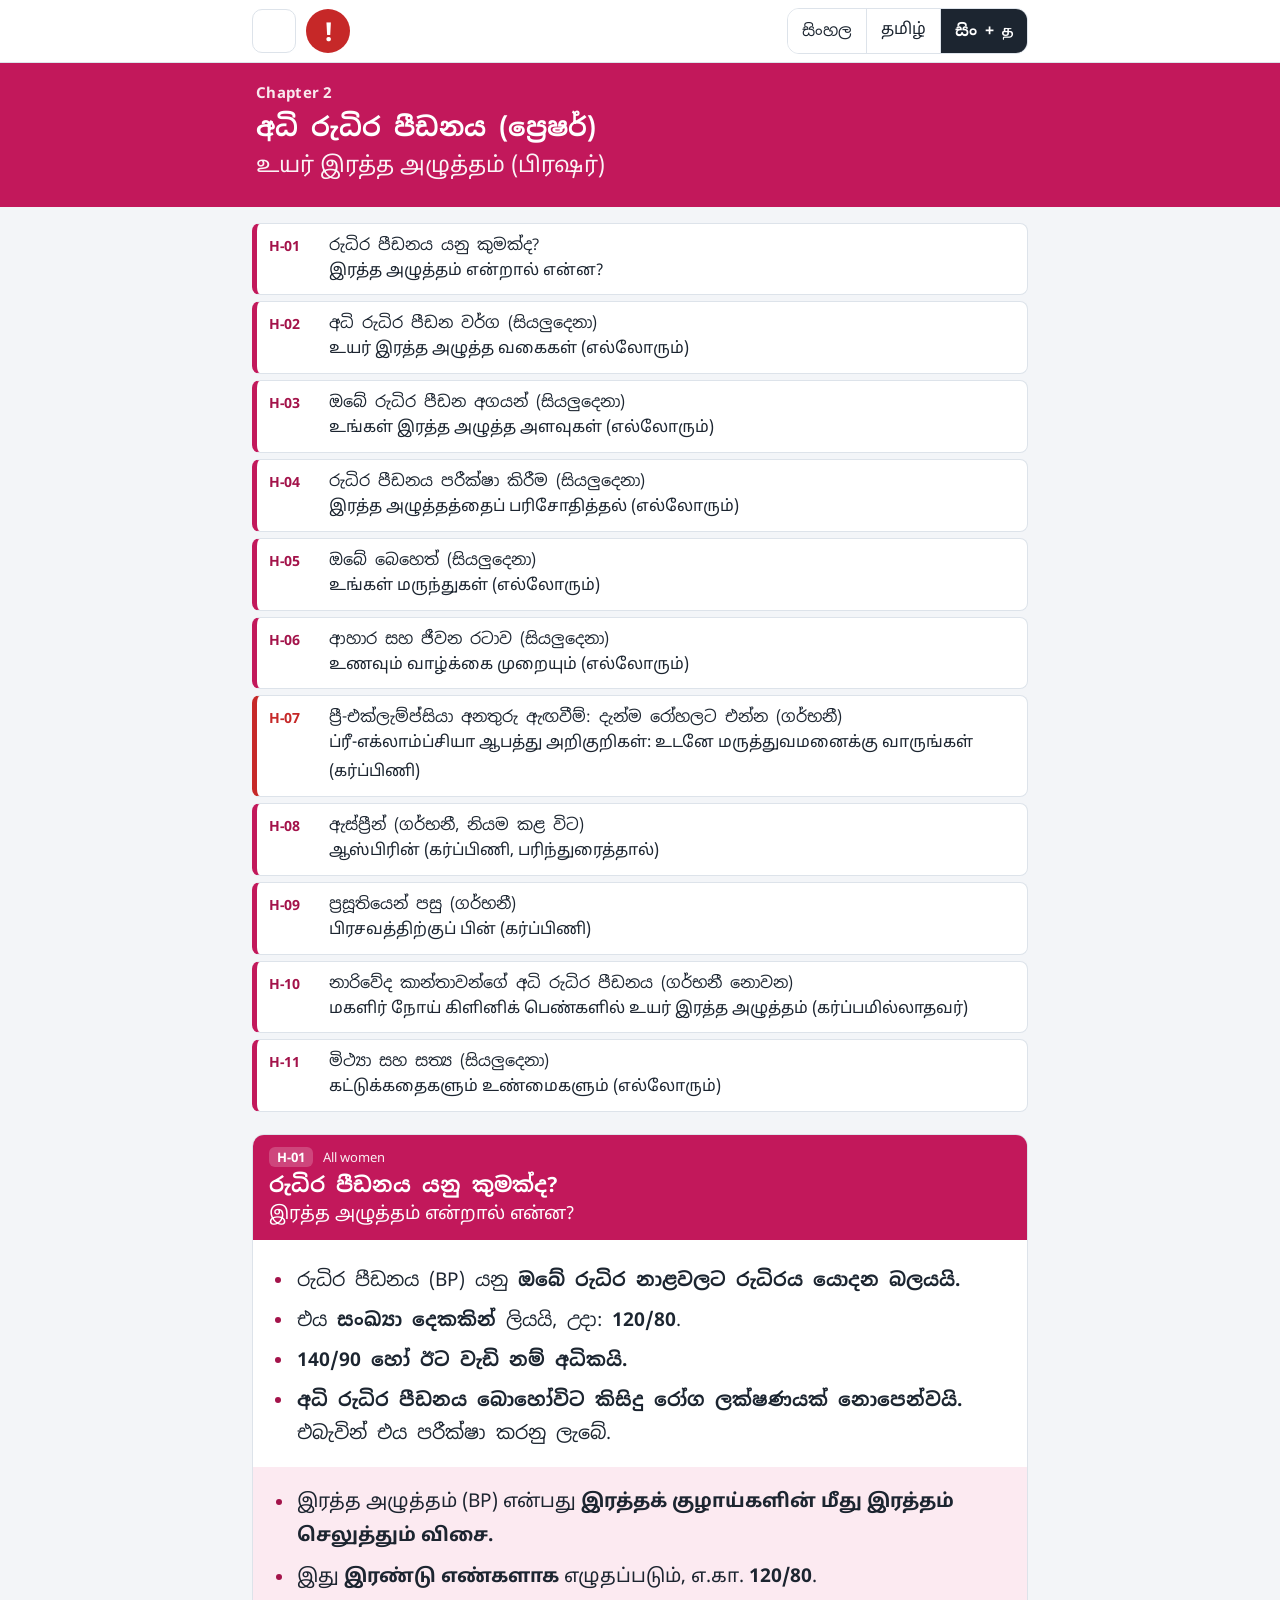
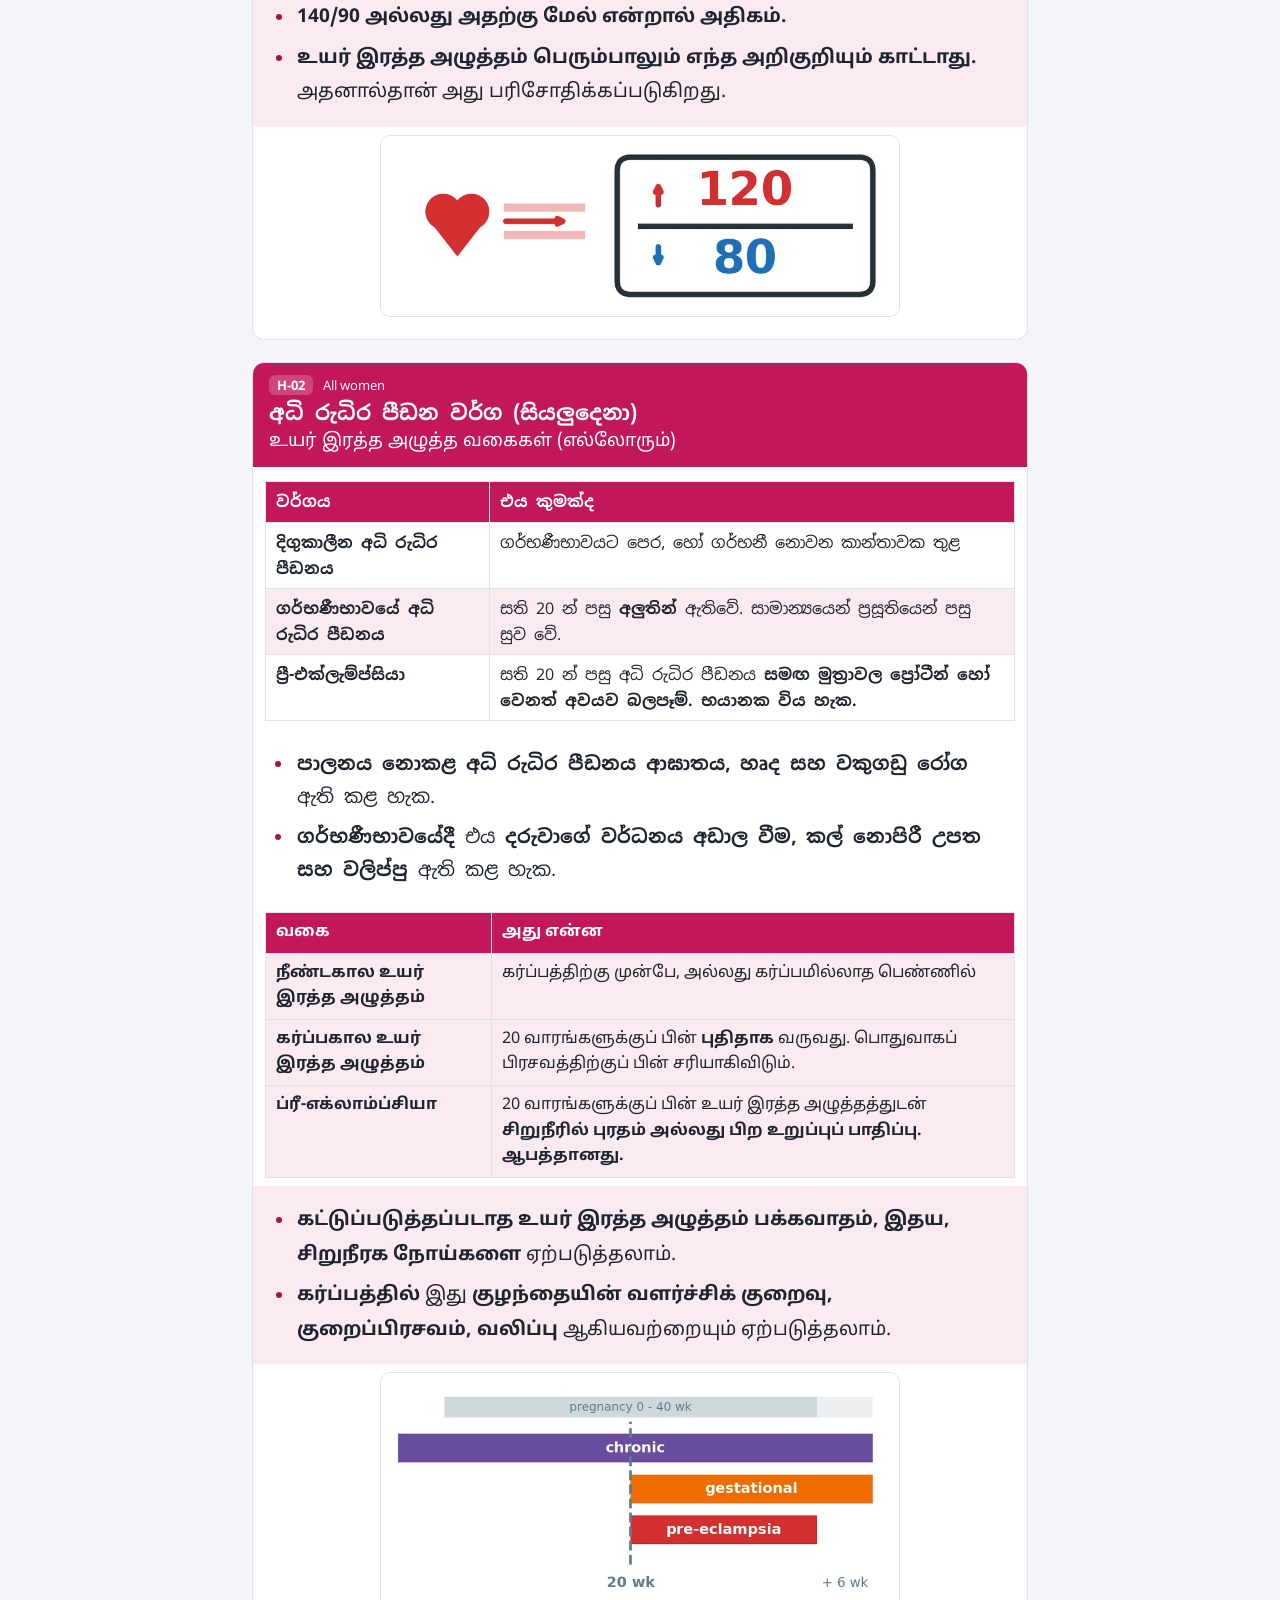
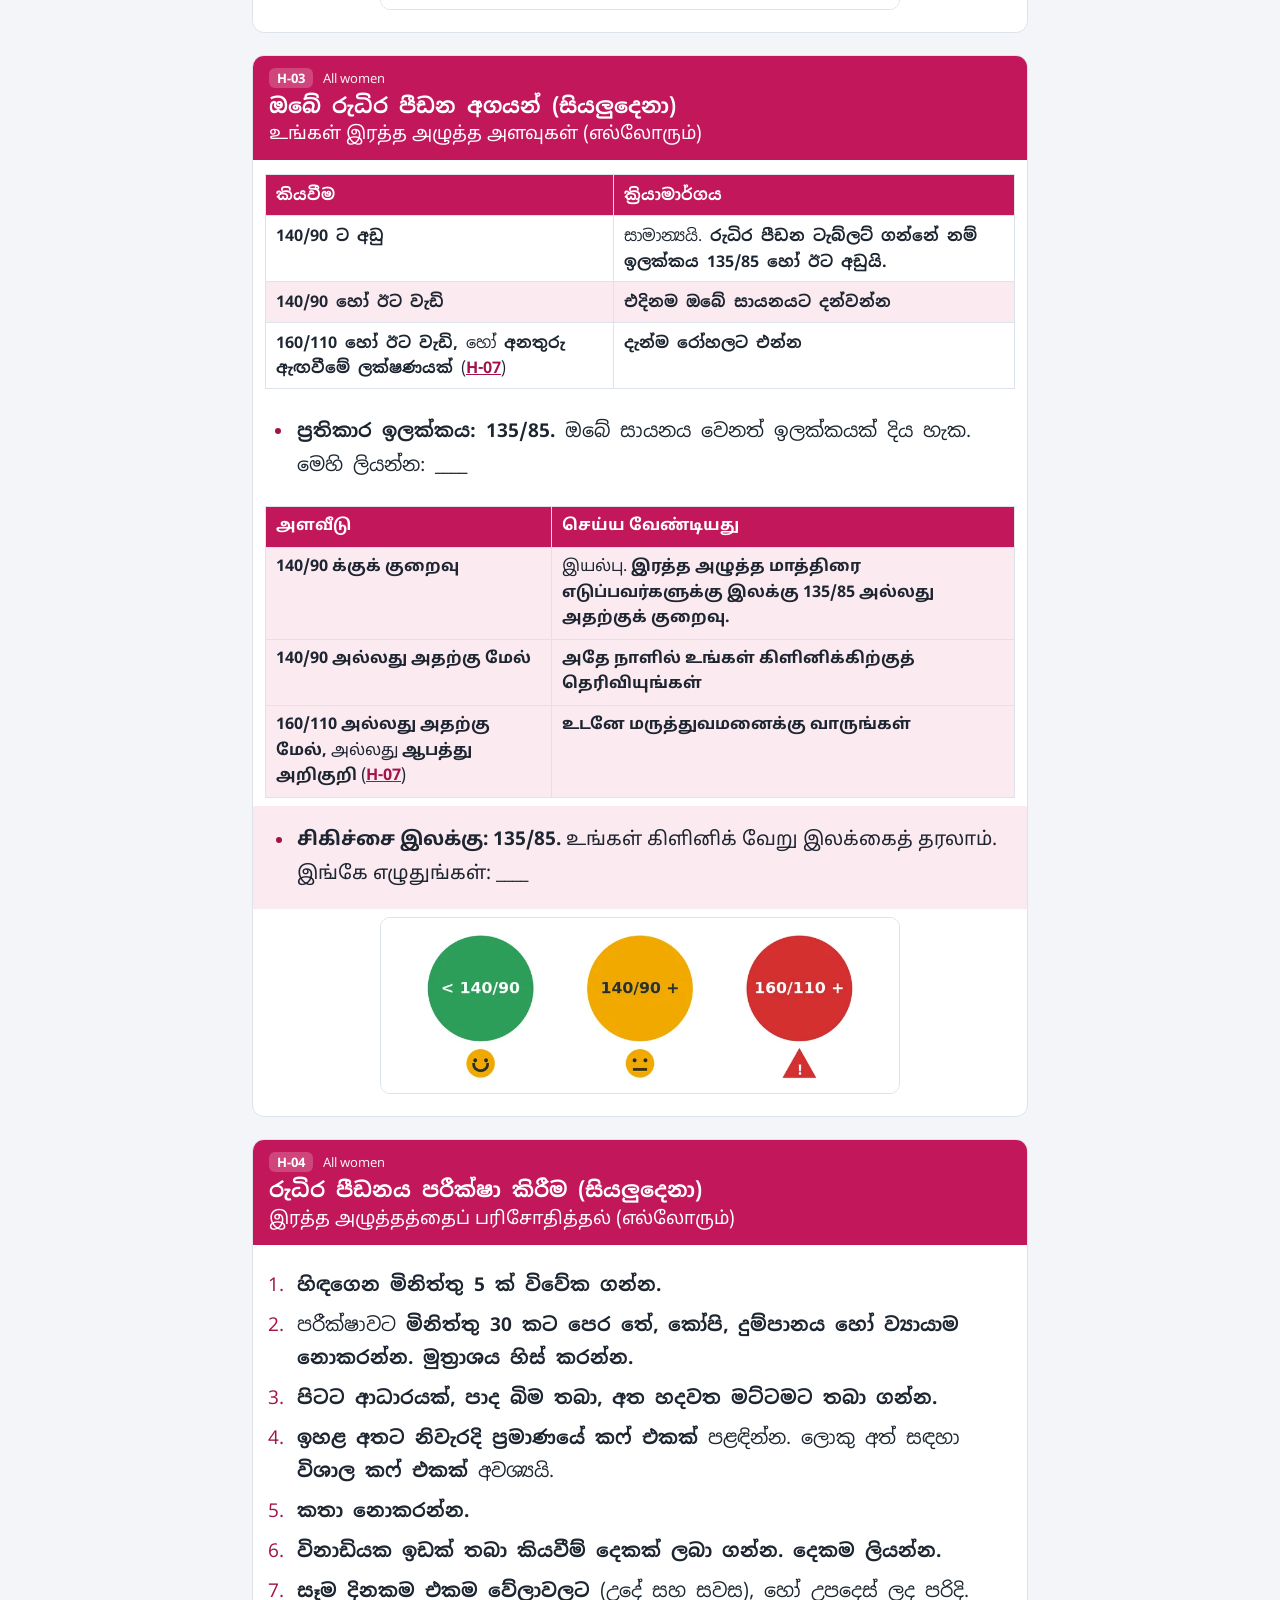
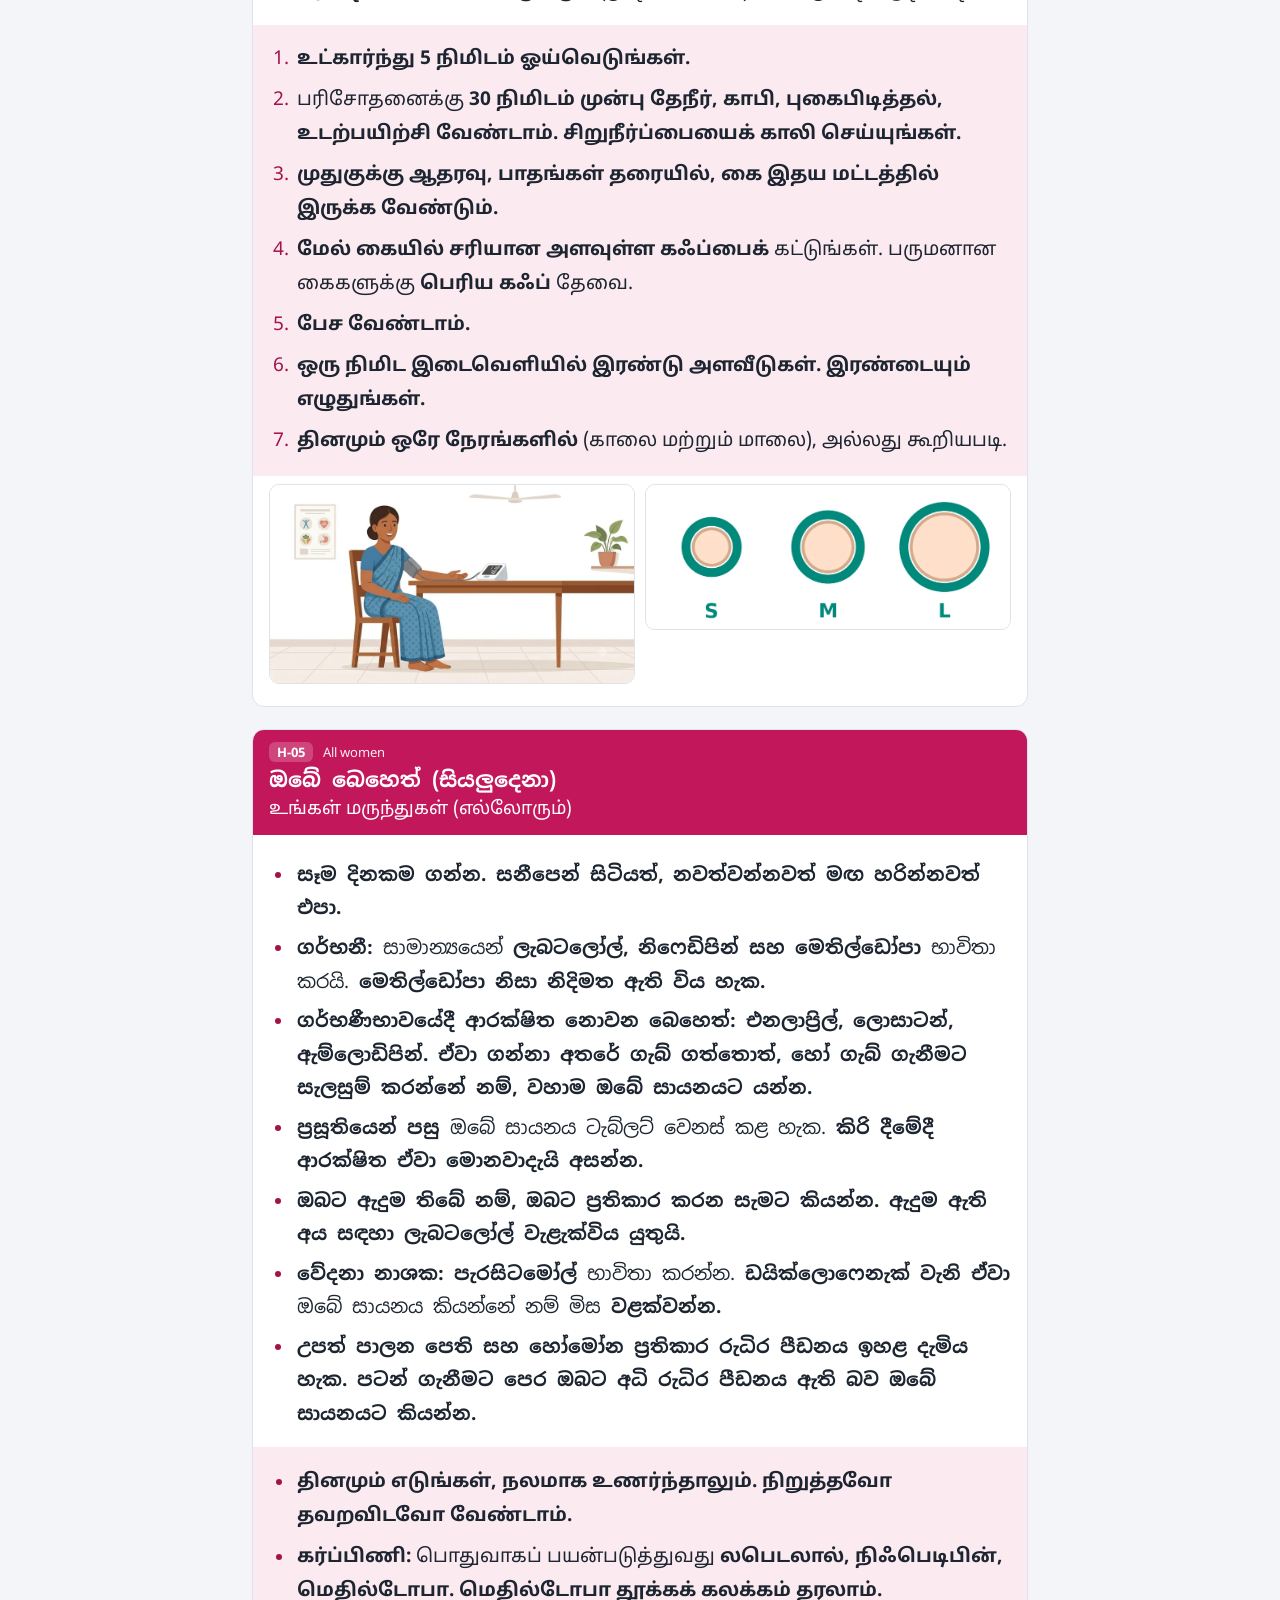
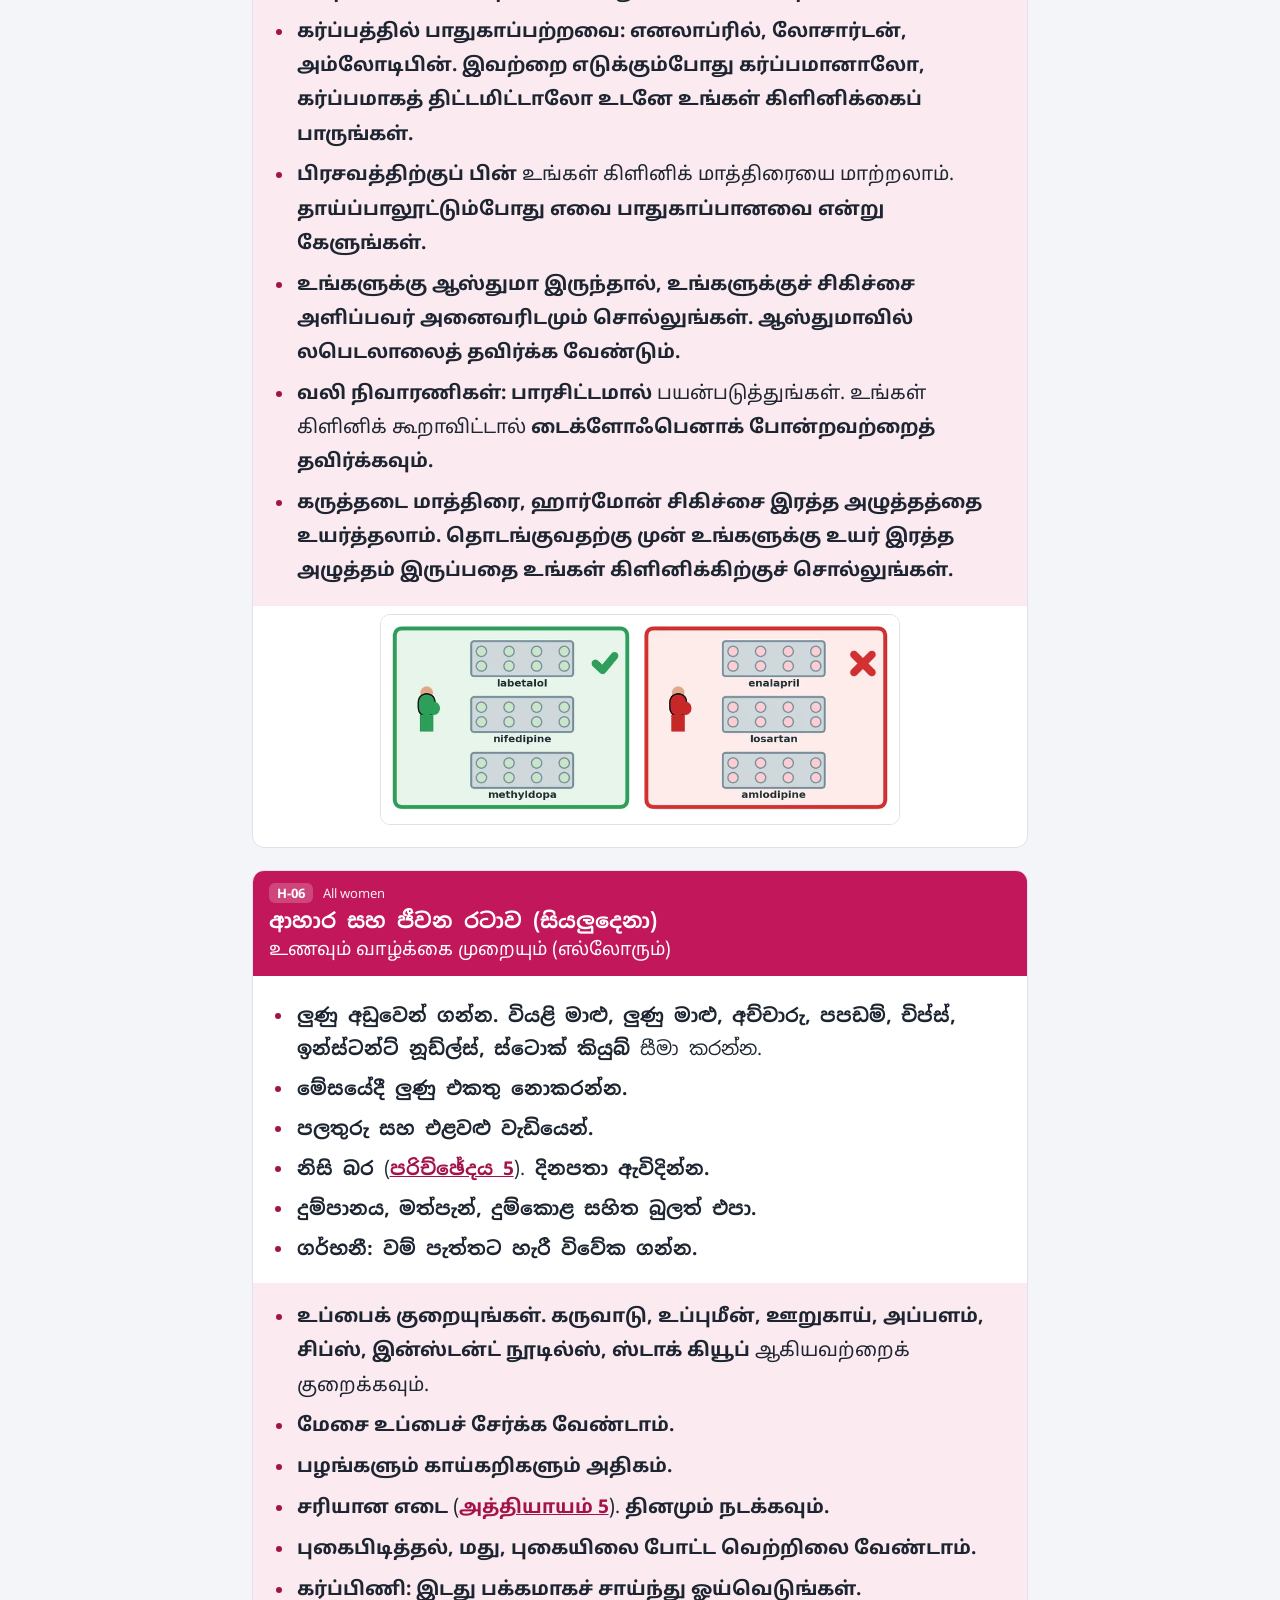
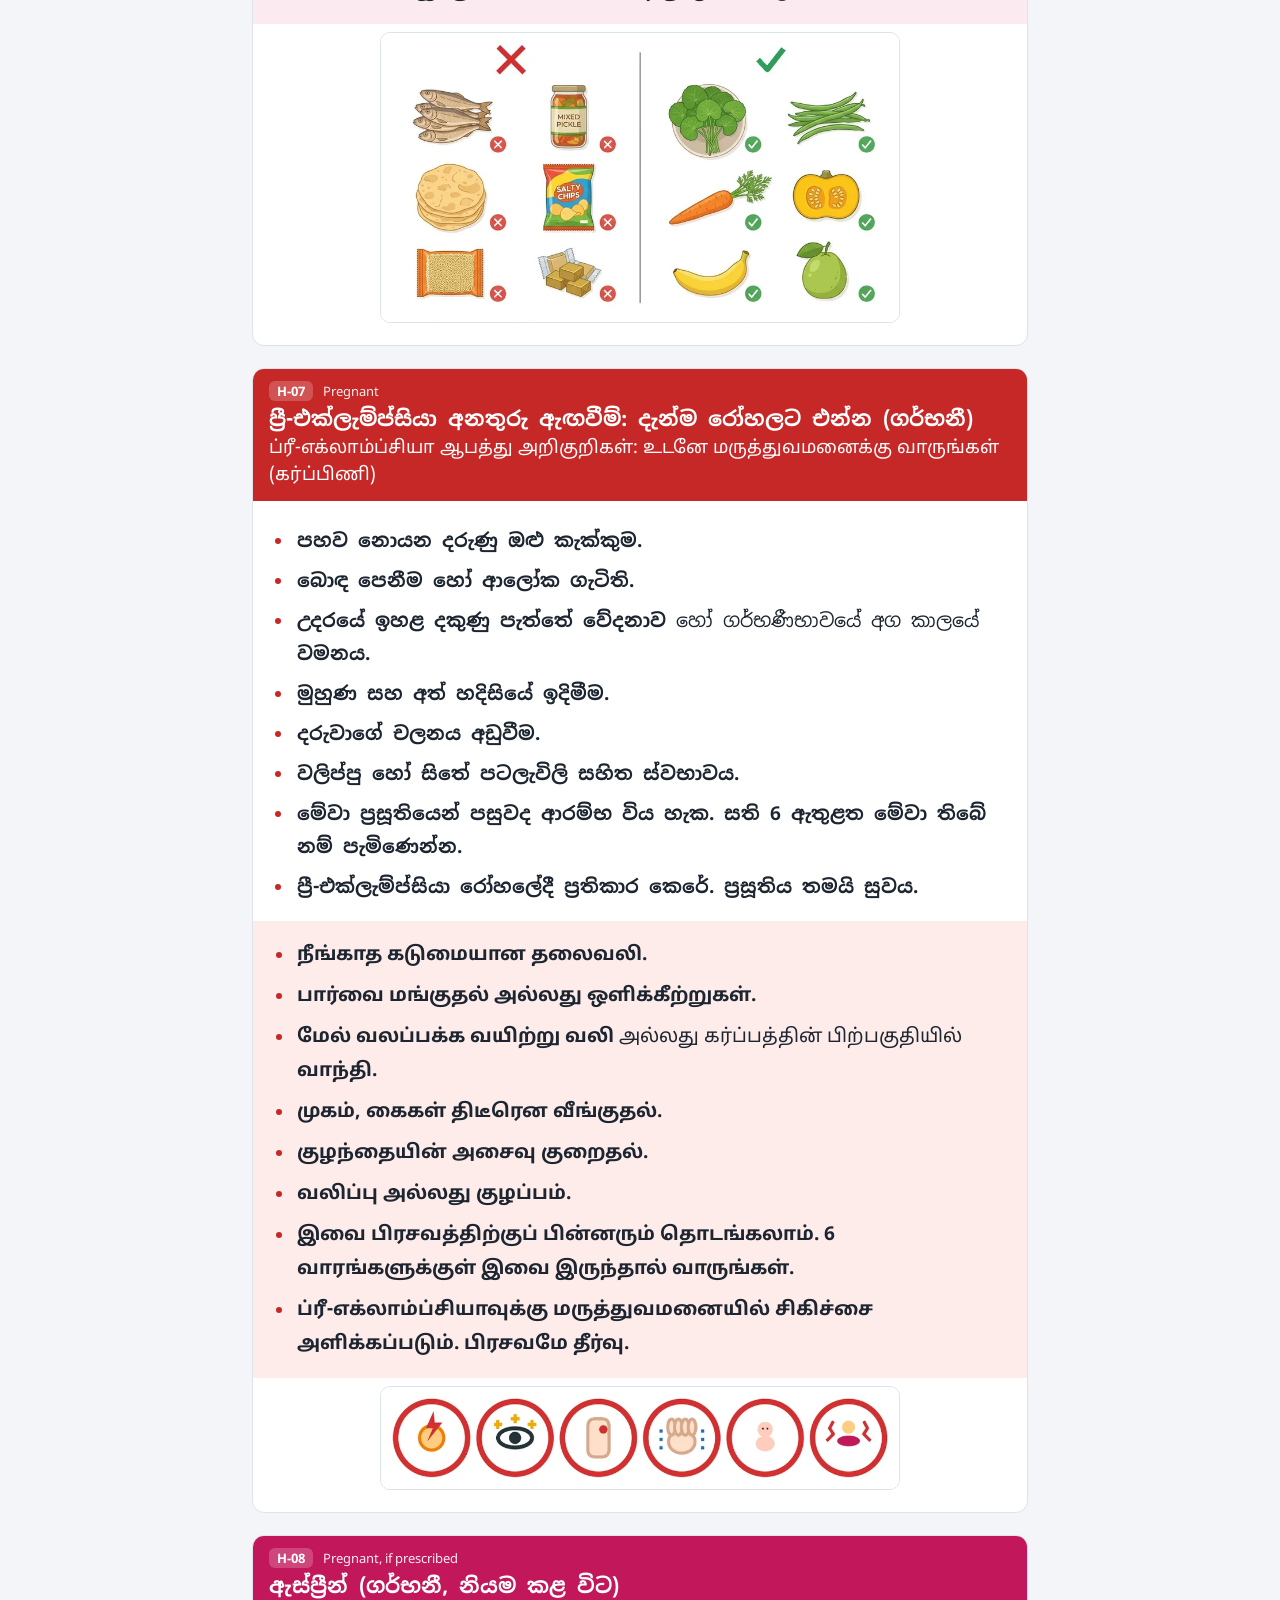
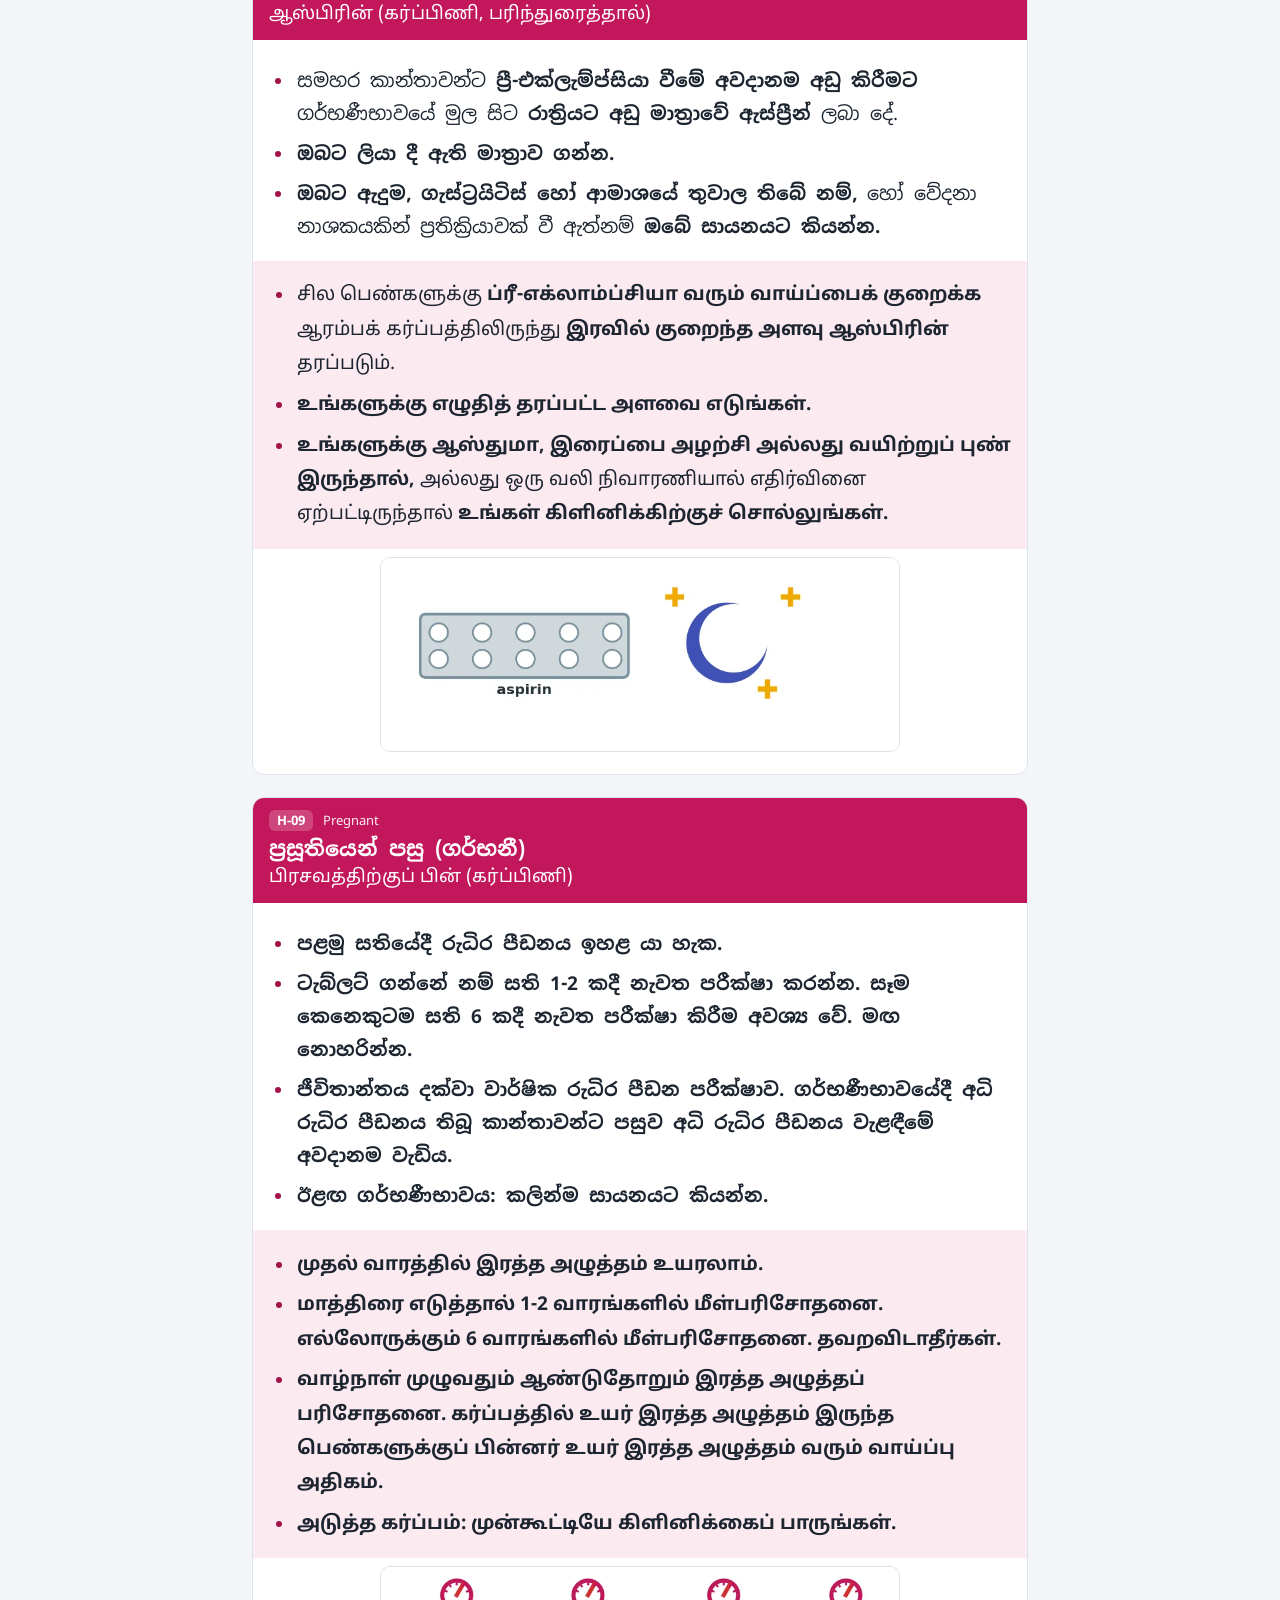
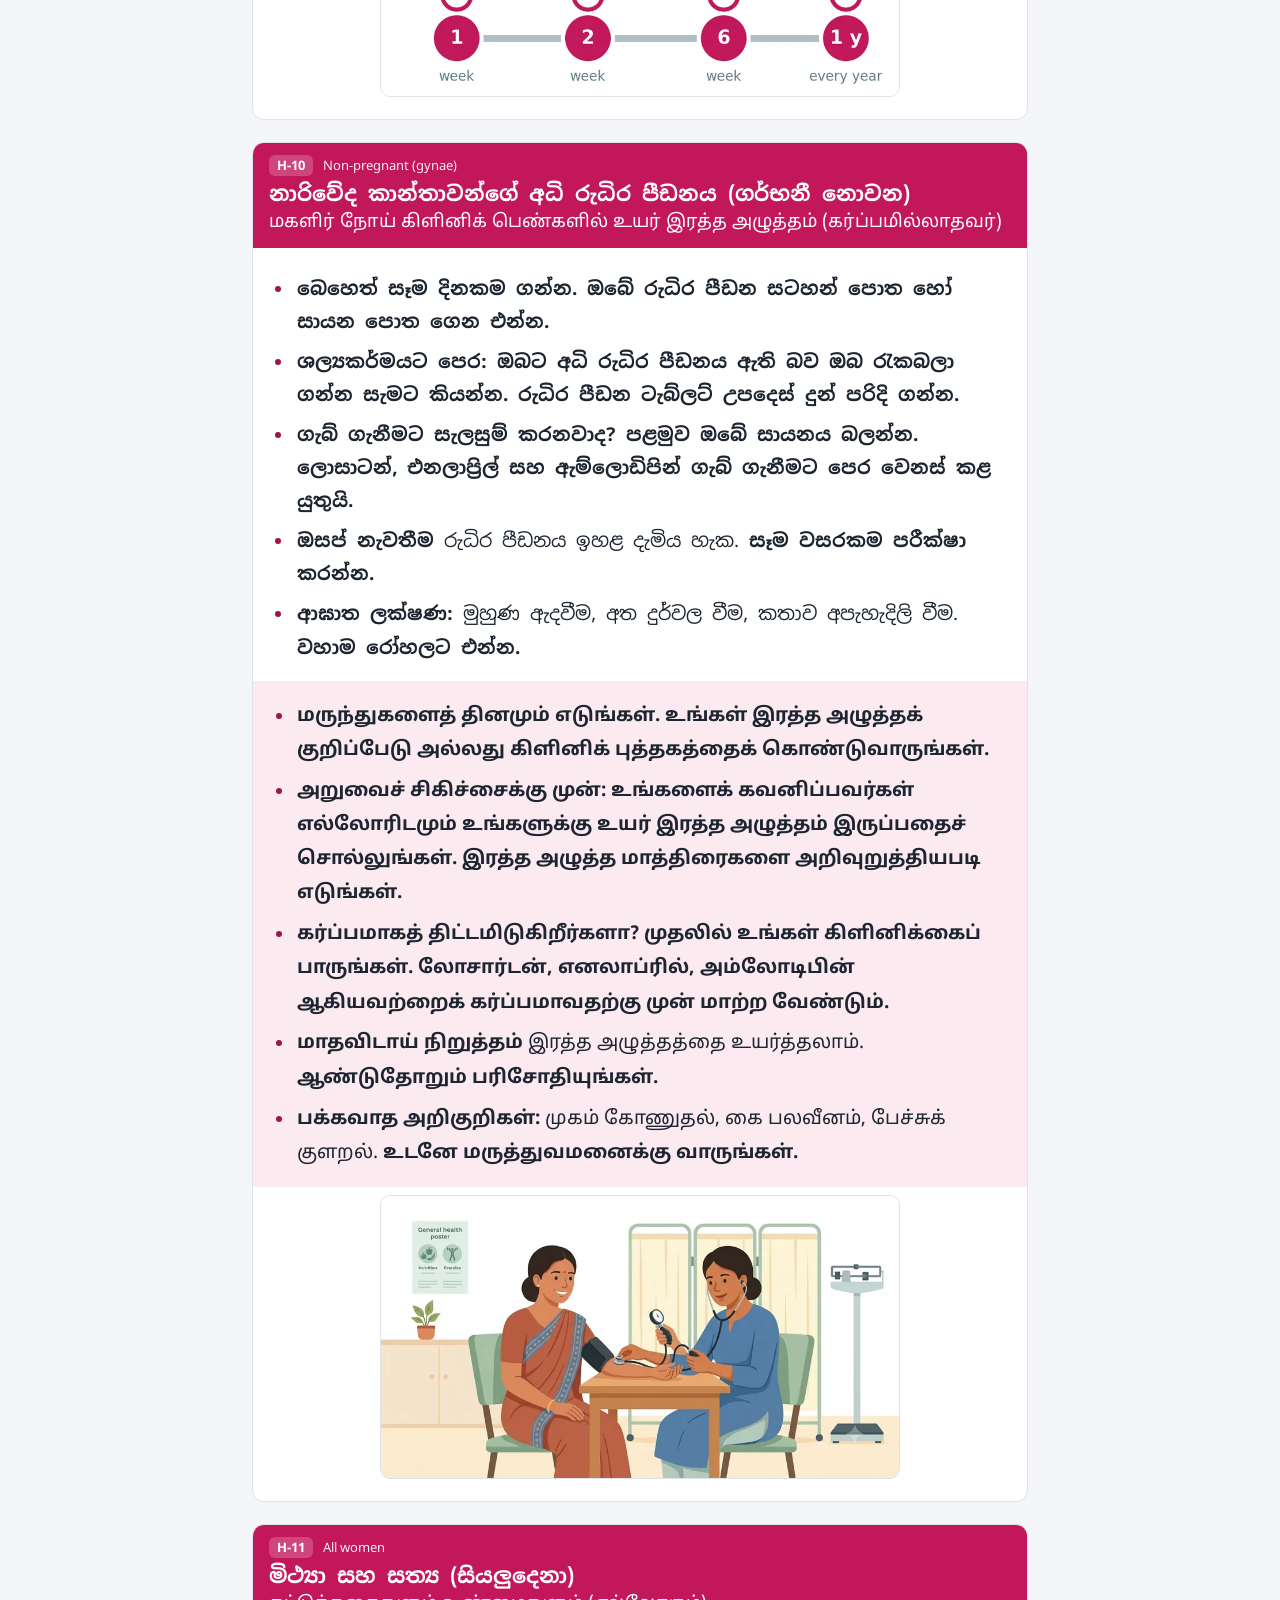
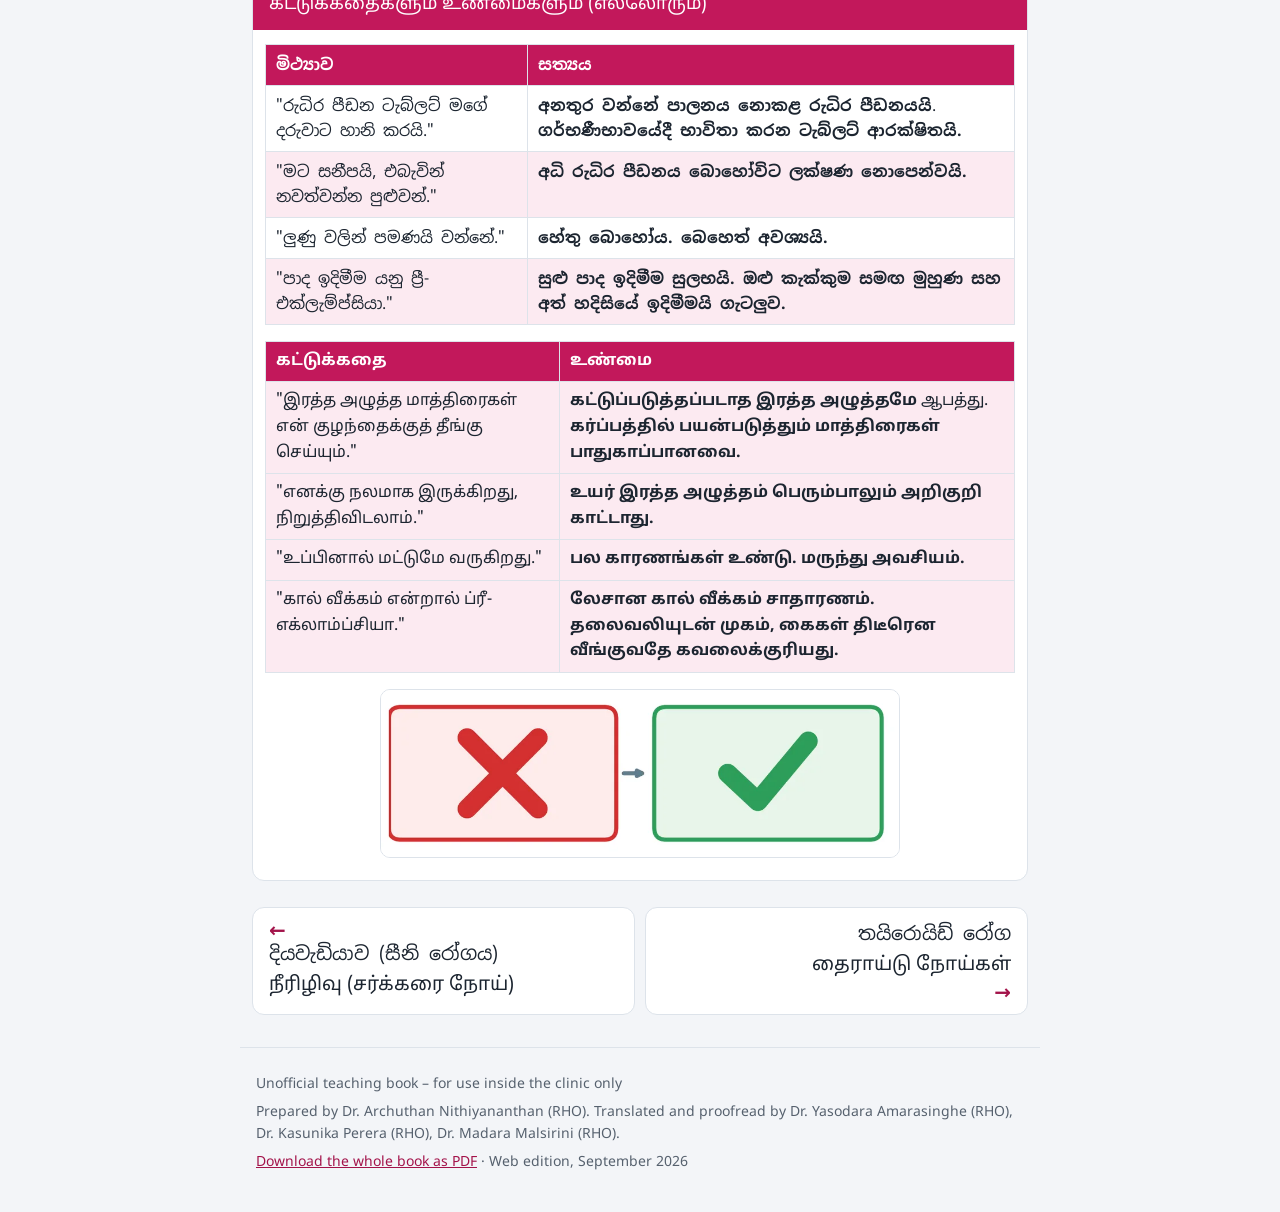
<file: chapter-2.html>
<!doctype html>
<html lang="en" data-lang="both">
<head>
<meta charset="utf-8">
<meta name="viewport" content="width=device-width, initial-scale=1, viewport-fit=cover">
<title>අධි රුධිර පීඩනය (ප්‍රෙෂර්) · உயர் இரத்த அழுத்தம் (பிரஷர்) — කාන්තා සෞඛ්‍ය පොත</title>
<meta name="description" content="කාන්තා සෞඛ්‍ය රෝගී අධ්‍යාපන පොත · பெண்கள் நலம் – நோயாளர் கல்விப் புத்தகம்">
<meta name="theme-color" content="#c2185b">
<link rel="icon" href="assets/favicon.svg" type="image/svg+xml">
<link rel="preconnect" href="https://fonts.googleapis.com"><link rel="preconnect" href="https://fonts.gstatic.com" crossorigin>
<link rel="stylesheet" href="https://fonts.googleapis.com/css2?family=Noto+Sans+Sinhala:wght@400;700&family=Noto+Sans+Tamil:wght@400;700&family=Noto+Sans:wght@400;700&display=swap">
<link rel="stylesheet" href="assets/style.css">
<script>try{var l=localStorage.getItem('whb_lang');if(l==='si'||l==='ta'||l==='both')document.documentElement.dataset.lang=l}catch(e){}</script>
</head>
<body class="" style="--accent:#c2185b;--ink-accent:#a3134a;--tint:#fceaf1">
<a class="skip" href="#main">Skip to content</a>
<div class="bar"><div class="barin">
<button class="menubtn" id="menubtn" aria-expanded="false" aria-controls="menu" aria-label="Contents"><span></span><span></span><span></span></button>
<a class="sos" href="start.html#F-02" aria-label="Emergency: come to hospital immediately">!</a>
<div class="lang" role="group" aria-label="Language">
<button data-set="si" class="fsi">සිංහල</button><button data-set="ta" class="fta">தமிழ்</button><button data-set="both" class="fsi">සිං + த</button>
</div></div><nav id="menu" aria-label="Contents" hidden><div class="mwrap"><a class="mi home" href="index.html"><span lang="si">මුල් පිටුව</span><span lang="ta">முகப்பு</span></a><a class="mi emerg" href="start.html#F-02"><span lang="si">වහාම රෝහලට පැමිණෙන්න ! </span><span lang="ta">உடனடியாக மருத்துவமனைக்கு வாருங்கள் (எல்லாப் பெண்களும்)</span></a><a class="mi" href="start.html#F-01"><span lang="si">මෙම පොත භාවිතා කරන ආකාරය</span><span lang="ta">இப்புத்தகத்தைப் பயன்படுத்தும் முறை</span></a><a class="mi" href="chapter-1.html" style="--a:#1e6fb8"><b class="mn">1</b><span class="mt"><span lang="si">දියවැඩියාව (සීනි රෝගය)</span><span lang="ta">நீரிழிவு (சர்க்கரை நோய்)</span></span></a><a class="mi on" href="chapter-2.html" style="--a:#c2185b"><b class="mn">2</b><span class="mt"><span lang="si">අධි රුධිර පීඩනය (ප්‍රෙෂර්)</span><span lang="ta">உயர் இரத்த அழுத்தம் (பிரஷர்)</span></span></a><a class="mi" href="chapter-3.html" style="--a:#6a4c9c"><b class="mn">3</b><span class="mt"><span lang="si">තයිරොයිඩ් රෝග</span><span lang="ta">தைராய்டு நோய்கள்</span></span></a><a class="mi" href="chapter-4.html" style="--a:#00897b"><b class="mn">4</b><span class="mt"><span lang="si">ඇදුම</span><span lang="ta">ஆஸ்துமா</span></span></a><a class="mi" href="chapter-5.html" style="--a:#ef6c00"><b class="mn">5</b><span class="mt"><span lang="si">තරබාරුකම සහ නිසි බර</span><span lang="ta">உடல் பருமனும் ஆரோக்கிய எடையும்</span></span></a><a class="mi" href="forms.html" style="--a:#37474f"><b class="mn">✎</b><span class="mt"><span lang="si">නිදර්ශන පිටු</span><span lang="ta">மாதிரிப் பக்கங்கள்</span></span></a><a class="mi pdf" href="downloads/womens-health-book.pdf" download>PDF ⤓</a></div></nav></div>
<section class="band"><div class="bandin"><div class="cnum">2</div><h1><span lang="si">අධි රුධිර පීඩනය (ප්‍රෙෂර්)</span><span lang="ta">உயர் இரத்த அழுத்தம் (பிரஷர்)</span></h1></div></section>
<main id="main"><div class="col"><nav class="toc" aria-label="In this chapter"><ul><li class=""><a href="#H-01"><b>H-01</b><span lang="si">රුධිර පීඩනය යනු කුමක්ද?</span><span lang="ta">இரத்த அழுத்தம் என்றால் என்ன?</span></a></li><li class=""><a href="#H-02"><b>H-02</b><span lang="si">අධි රුධිර පීඩන වර්ග (සියලුදෙනා)</span><span lang="ta">உயர் இரத்த அழுத்த வகைகள் (எல்லோரும்)</span></a></li><li class=""><a href="#H-03"><b>H-03</b><span lang="si">ඔබේ රුධිර පීඩන අගයන් (සියලුදෙනා)</span><span lang="ta">உங்கள் இரத்த அழுத்த அளவுகள் (எல்லோரும்)</span></a></li><li class=""><a href="#H-04"><b>H-04</b><span lang="si">රුධිර පීඩනය පරීක්ෂා කිරීම (සියලුදෙනා)</span><span lang="ta">இரத்த அழுத்தத்தைப் பரிசோதித்தல் (எல்லோரும்)</span></a></li><li class=""><a href="#H-05"><b>H-05</b><span lang="si">ඔබේ බෙහෙත් (සියලුදෙනා)</span><span lang="ta">உங்கள் மருந்துகள் (எல்லோரும்)</span></a></li><li class=""><a href="#H-06"><b>H-06</b><span lang="si">ආහාර සහ ජීවන රටාව (සියලුදෙනා)</span><span lang="ta">உணவும் வாழ்க்கை முறையும் (எல்லோரும்)</span></a></li><li class="danger"><a href="#H-07"><b>H-07</b><span lang="si">ප්‍රී-එක්ලැම්ප්සියා අනතුරු ඇඟවීම්: දැන්ම රෝහලට එන්න (ගර්භනී)</span><span lang="ta">ப்ரீ-எக்லாம்ப்சியா ஆபத்து அறிகுறிகள்: உடனே மருத்துவமனைக்கு வாருங்கள் (கர்ப்பிணி)</span></a></li><li class=""><a href="#H-08"><b>H-08</b><span lang="si">ඇස්ප්‍රීන් (ගර්භනී, නියම කළ විට)</span><span lang="ta">ஆஸ்பிரின் (கர்ப்பிணி, பரிந்துரைத்தால்)</span></a></li><li class=""><a href="#H-09"><b>H-09</b><span lang="si">ප්‍රසූතියෙන් පසු (ගර්භනී)</span><span lang="ta">பிரசவத்திற்குப் பின் (கர்ப்பிணி)</span></a></li><li class=""><a href="#H-10"><b>H-10</b><span lang="si">නාරිවේද කාන්තාවන්ගේ අධි රුධිර පීඩනය (ගර්භනී නොවන)</span><span lang="ta">மகளிர் நோய் கிளினிக் பெண்களில் உயர் இரத்த அழுத்தம் (கர்ப்பமில்லாதவர்)</span></a></li><li class=""><a href="#H-11"><b>H-11</b><span lang="si">මිථ්‍යා සහ සත්‍ය (සියලුදෙනා)</span><span lang="ta">கட்டுக்கதைகளும் உண்மைகளும் (எல்லோரும்)</span></a></li></ul></nav><section class="block" id="H-01"><header class="bh"><div class="bid"><a href="#H-01">H-01</a><span class="tag">All women</span></div><h3 lang="si">රුධිර පීඩනය යනු කුමක්ද?</h3><h3 lang="ta">இரத்த அழுத்தம் என்றால் என்ன?</h3></header><div class="bb"><div class="txt" lang="si"><ul><li>රුධිර පීඩනය (BP) යනු <strong>ඔබේ රුධිර නාළවලට රුධිරය යොදන බලයයි.</strong></li><li>එය <strong>සංඛ්‍යා දෙකකින්</strong> ලියයි, උදා: <strong>120/80</strong>.</li><li><strong>140/90 හෝ ඊට වැඩි නම් අධිකයි.</strong></li><li><strong>අධි රුධිර පීඩනය බොහෝවිට කිසිදු රෝග ලක්ෂණයක් නොපෙන්වයි.</strong> එබැවින් එය පරීක්ෂා කරනු ලැබේ.</li></ul></div><div class="txt" lang="ta"><ul><li>இரத்த அழுத்தம் (BP) என்பது <strong>இரத்தக் குழாய்களின் மீது இரத்தம் செலுத்தும் விசை.</strong></li><li>இது <strong>இரண்டு எண்களாக</strong> எழுதப்படும், எ.கா. <strong>120/80</strong>.</li><li><strong>140/90 அல்லது அதற்கு மேல் என்றால் அதிகம்.</strong></li><li><strong>உயர் இரத்த அழுத்தம் பெரும்பாலும் எந்த அறிகுறியும் காட்டாது.</strong> அதனால்தான் அது பரிசோதிக்கப்படுகிறது.</li></ul></div><div class="gallery n1"><figure class="pic"><img src="assets/img/image36.webp" width="900" height="312" loading="lazy" alt="රුධිර පීඩනය යනු කුමක්ද? / இரத்த அழுத்தம் என்றால் என்ன?"></figure></div></div></section><section class="block" id="H-02"><header class="bh"><div class="bid"><a href="#H-02">H-02</a><span class="tag">All women</span></div><h3 lang="si">අධි රුධිර පීඩන වර්ග (සියලුදෙනා)</h3><h3 lang="ta">உயர் இரத்த அழுத்த வகைகள் (எல்லோரும்)</h3></header><div class="bb"><div class="tw"><table class="hd stack" lang="si"><thead><tr><th style="background:#c2185b"><span class="w"><strong>වර්ගය</strong></span></th><th style="background:#c2185b"><span class="w"><strong>එය කුමක්ද</strong></span></th></tr></thead><tbody><tr><td data-label="වර්ගය"><strong>දිගුකාලීන අධි රුධිර පීඩනය</strong></td><td data-label="එය කුමක්ද">ගර්භණීභාවයට පෙර, හෝ ගර්භනී නොවන කාන්තාවක තුළ</td></tr><tr><td style="background:#fceaf1" data-label="වර්ගය"><strong>ගර්භණීභාවයේ අධි රුධිර පීඩනය</strong></td><td style="background:#fceaf1" data-label="එය කුමක්ද">සති 20 න් පසු <strong>අලුතින්</strong> ඇතිවේ. සාමාන්‍යයෙන් ප්‍රසූතියෙන් පසු සුව වේ.</td></tr><tr><td data-label="වර්ගය"><strong>ප්‍රී-එක්ලැම්ප්සියා</strong></td><td data-label="එය කුමක්ද">සති 20 න් පසු අධි රුධිර පීඩනය <strong>සමඟ මුත්‍රාවල ප්‍රෝටීන් හෝ වෙනත් අවයව බලපෑම්.</strong> <strong>භයානක විය හැක.</strong></td></tr></tbody></table></div><div class="txt" lang="si"><ul><li><strong>පාලනය නොකළ අධි රුධිර පීඩනය</strong> <strong>ආඝාතය, හෘද සහ වකුගඩු රෝග</strong> ඇති කළ හැක.</li><li><strong>ගර්භණීභාවයේදී</strong> එය <strong>දරුවාගේ වර්ධනය අඩාල වීම, කල් නොපිරී උපත සහ වලිප්පු</strong> ඇති කළ හැක.</li></ul></div><div class="tw"><table class="hd stack" lang="ta"><thead><tr><th style="background:#c2185b"><span class="w"><strong>வகை</strong></span></th><th style="background:#c2185b"><span class="w"><strong>அது என்ன</strong></span></th></tr></thead><tbody><tr><td data-label="வகை"><strong>நீண்டகால உயர் இரத்த அழுத்தம்</strong></td><td data-label="அது என்ன">கர்ப்பத்திற்கு முன்பே, அல்லது கர்ப்பமில்லாத பெண்ணில்</td></tr><tr><td style="background:#fceaf1" data-label="வகை"><strong>கர்ப்பகால உயர் இரத்த அழுத்தம்</strong></td><td style="background:#fceaf1" data-label="அது என்ன">20 வாரங்களுக்குப் பின் <strong>புதிதாக</strong> வருவது. பொதுவாகப் பிரசவத்திற்குப் பின் சரியாகிவிடும்.</td></tr><tr><td data-label="வகை"><strong>ப்ரீ-எக்லாம்ப்சியா</strong></td><td data-label="அது என்ன">20 வாரங்களுக்குப் பின் உயர் இரத்த அழுத்தத்துடன் <strong>சிறுநீரில் புரதம் அல்லது பிற உறுப்புப் பாதிப்பு.</strong> <strong>ஆபத்தானது.</strong></td></tr></tbody></table></div><div class="txt" lang="ta"><ul><li><strong>கட்டுப்படுத்தப்படாத உயர் இரத்த அழுத்தம்</strong> <strong>பக்கவாதம், இதய, சிறுநீரக நோய்களை</strong> ஏற்படுத்தலாம்.</li><li><strong>கர்ப்பத்தில்</strong> இது <strong>குழந்தையின் வளர்ச்சிக் குறைவு, குறைப்பிரசவம், வலிப்பு</strong> ஆகியவற்றையும் ஏற்படுத்தலாம்.</li></ul></div><div class="gallery n1"><figure class="pic"><img src="assets/img/image41.webp" width="900" height="409" loading="lazy" alt="අධි රුධිර පීඩන වර්ග (සියලුදෙනා) / உயர் இரத்த அழுத்த வகைகள் (எல்லோரும்)"></figure></div></div></section><section class="block" id="H-03"><header class="bh"><div class="bid"><a href="#H-03">H-03</a><span class="tag">All women</span></div><h3 lang="si">ඔබේ රුධිර පීඩන අගයන් (සියලුදෙනා)</h3><h3 lang="ta">உங்கள் இரத்த அழுத்த அளவுகள் (எல்லோரும்)</h3></header><div class="bb"><div class="tw"><table class="hd stack" lang="si"><thead><tr><th style="background:#c2185b"><span class="w"><strong>කියවීම</strong></span></th><th style="background:#c2185b"><span class="w"><strong>ක්‍රියාමාර්ගය</strong></span></th></tr></thead><tbody><tr><td data-label="කියවීම"><strong>140/90 ට අඩු</strong></td><td data-label="ක්‍රියාමාර්ගය">සාමාන්‍යයි. <strong>රුධිර පීඩන ටැබ්ලට් ගන්නේ නම් ඉලක්කය 135/85 හෝ ඊට අඩුයි.</strong></td></tr><tr><td style="background:#fceaf1" data-label="කියවීම"><strong>140/90 හෝ ඊට වැඩි</strong></td><td style="background:#fceaf1" data-label="ක්‍රියාමාර්ගය"><strong>එදිනම ඔබේ සායනයට දන්වන්න</strong></td></tr><tr><td data-label="කියවීම"><strong>160/110 හෝ ඊට වැඩි,</strong> හෝ <strong>අනතුරු ඇඟවීමේ ලක්ෂණයක්</strong> (<a class="xref" href="#H-07">H-07</a>)</td><td data-label="ක්‍රියාමාර්ගය"><strong>දැන්ම රෝහලට එන්න</strong></td></tr></tbody></table></div><div class="txt" lang="si"><ul><li><strong>ප්‍රතිකාර ඉලක්කය: 135/85.</strong> ඔබේ සායනය වෙනත් ඉලක්කයක් දිය හැක. මෙහි ලියන්න: ____</li></ul></div><div class="tw"><table class="hd stack" lang="ta"><thead><tr><th style="background:#c2185b"><span class="w"><strong>அளவீடு</strong></span></th><th style="background:#c2185b"><span class="w"><strong>செய்ய வேண்டியது</strong></span></th></tr></thead><tbody><tr><td data-label="அளவீடு"><strong>140/90 க்குக் குறைவு</strong></td><td data-label="செய்ய வேண்டியது">இயல்பு. <strong>இரத்த அழுத்த மாத்திரை எடுப்பவர்களுக்கு இலக்கு 135/85 அல்லது அதற்குக் குறைவு.</strong></td></tr><tr><td style="background:#fceaf1" data-label="அளவீடு"><strong>140/90 அல்லது அதற்கு மேல்</strong></td><td style="background:#fceaf1" data-label="செய்ய வேண்டியது"><strong>அதே நாளில் உங்கள் கிளினிக்கிற்குத் தெரிவியுங்கள்</strong></td></tr><tr><td data-label="அளவீடு"><strong>160/110 அல்லது அதற்கு மேல்,</strong> அல்லது <strong>ஆபத்து அறிகுறி</strong> (<a class="xref" href="#H-07">H-07</a>)</td><td data-label="செய்ய வேண்டியது"><strong>உடனே மருத்துவமனைக்கு வாருங்கள்</strong></td></tr></tbody></table></div><div class="txt" lang="ta"><ul><li><strong>சிகிச்சை இலக்கு: 135/85.</strong> உங்கள் கிளினிக் வேறு இலக்கைத் தரலாம். இங்கே எழுதுங்கள்: ____</li></ul></div><div class="gallery n1"><figure class="pic"><img src="assets/img/image8.webp" width="900" height="304" loading="lazy" alt="ඔබේ රුධිර පීඩන අගයන් (සියලුදෙනා) / உங்கள் இரத்த அழுத்த அளவுகள் (எல்லோரும்)"></figure></div></div></section><section class="block" id="H-04"><header class="bh"><div class="bid"><a href="#H-04">H-04</a><span class="tag">All women</span></div><h3 lang="si">රුධිර පීඩනය පරීක්ෂා කිරීම (සියලුදෙනා)</h3><h3 lang="ta">இரத்த அழுத்தத்தைப் பரிசோதித்தல் (எல்லோரும்)</h3></header><div class="bb"><div class="txt" lang="si"><ol start="1"><li><strong>හිඳගෙන මිනිත්තු 5 ක් විවේක ගන්න.</strong></li><li>පරීක්ෂාවට <strong>මිනිත්තු 30 කට පෙර තේ, කෝපි, දුම්පානය හෝ ව්‍යායාම නොකරන්න.</strong> <strong>මුත්‍රාශය හිස් කරන්න.</strong></li><li><strong>පිටට ආධාරයක්, පාද බිම තබා, අත හදවත මට්ටමට තබා ගන්න.</strong></li><li><strong>ඉහළ අතට</strong> <strong>නිවැරදි ප්‍රමාණයේ කෆ් එකක්</strong> පළඳින්න. ලොකු අත් සඳහා <strong>විශාල කෆ් එකක්</strong> අවශ්‍යයි.</li><li><strong>කතා නොකරන්න.</strong></li><li><strong>විනාඩියක ඉඩක් තබා කියවීම් දෙකක් ලබා ගන්න.</strong> <strong>දෙකම ලියන්න.</strong></li><li><strong>සෑම දිනකම එකම වේලාවලට</strong> (උදේ සහ සවස), හෝ උපදෙස් ලද පරිදි.</li></ol></div><div class="txt" lang="ta"><ol start="1"><li><strong>உட்கார்ந்து 5 நிமிடம் ஓய்வெடுங்கள்.</strong></li><li>பரிசோதனைக்கு <strong>30 நிமிடம் முன்பு தேநீர், காபி, புகைபிடித்தல், உடற்பயிற்சி வேண்டாம்.</strong> <strong>சிறுநீர்ப்பையைக் காலி செய்யுங்கள்.</strong></li><li><strong>முதுகுக்கு ஆதரவு, பாதங்கள் தரையில், கை இதய மட்டத்தில் இருக்க வேண்டும்.</strong></li><li><strong>மேல் கையில்</strong> <strong>சரியான அளவுள்ள கஃப்பைக்</strong> கட்டுங்கள். பருமனான கைகளுக்கு <strong>பெரிய கஃப்</strong> தேவை.</li><li><strong>பேச வேண்டாம்.</strong></li><li><strong>ஒரு நிமிட இடைவெளியில் இரண்டு அளவீடுகள்.</strong> <strong>இரண்டையும் எழுதுங்கள்.</strong></li><li><strong>தினமும் ஒரே நேரங்களில்</strong> (காலை மற்றும் மாலை), அல்லது கூறியபடி.</li></ol></div><div class="gallery n2"><figure class="pic"><img src="assets/img/image6.webp" width="900" height="490" loading="lazy" alt="රුධිර පීඩනය පරීක්ෂා කිරීම (සියලුදෙනා) / இரத்த அழுத்தத்தைப் பரிசோதித்தல் (எல்லோரும்)"></figure><figure class="pic"><img src="assets/img/image2.webp" width="900" height="357" loading="lazy" alt="රුධිර පීඩනය පරීක්ෂා කිරීම (සියලුදෙනා) / இரத்த அழுத்தத்தைப் பரிசோதித்தல் (எல்லோரும்)"></figure></div></div></section><section class="block" id="H-05"><header class="bh"><div class="bid"><a href="#H-05">H-05</a><span class="tag">All women</span></div><h3 lang="si">ඔබේ බෙහෙත් (සියලුදෙනා)</h3><h3 lang="ta">உங்கள் மருந்துகள் (எல்லோரும்)</h3></header><div class="bb"><div class="txt" lang="si"><ul><li><strong>සෑම දිනකම ගන්න. සනීපෙන් සිටියත්, නවත්වන්නවත් මඟ හරින්නවත් එපා.</strong></li><li><strong>ගර්භනී:</strong> සාමාන්‍යයෙන් <strong>ලැබටලෝල්, නිෆෙඩිපින් සහ මෙතිල්ඩෝපා</strong> භාවිතා කරයි. <strong>මෙතිල්ඩෝපා නිසා නිදිමත ඇති විය හැක.</strong></li><li><strong>ගර්භණීභාවයේදී ආරක්ෂිත නොවන බෙහෙත්: එනලාප්‍රිල්, ලොසාටන්, ඇම්ලොඩිපින්.</strong> <strong>ඒවා ගන්නා අතරේ ගැබ් ගත්තොත්, හෝ ගැබ් ගැනීමට සැලසුම් කරන්නේ නම්, වහාම ඔබේ සායනයට යන්න.</strong></li><li><strong>ප්‍රසූතියෙන් පසු</strong> ඔබේ සායනය ටැබ්ලට් වෙනස් කළ හැක. <strong>කිරි දීමේදී ආරක්ෂිත ඒවා මොනවාදැයි අසන්න.</strong></li><li><strong>ඔබට ඇදුම තිබේ නම්, ඔබට ප්‍රතිකාර කරන සැමට කියන්න.</strong> <strong>ඇදුම ඇති අය සඳහා ලැබටලෝල් වැළැක්විය යුතුයි.</strong></li><li><strong>වේදනා නාශක:</strong> <strong>පැරසිටමෝල්</strong> භාවිතා කරන්න. <strong>ඩයික්ලොෆෙනැක් වැනි ඒවා</strong> ඔබේ සායනය කියන්නේ නම් මිස <strong>වළක්වන්න.</strong></li><li><strong>උපත් පාලන පෙති සහ හෝමෝන ප්‍රතිකාර රුධිර පීඩනය ඉහළ දැමිය හැක.</strong> <strong>පටන් ගැනීමට පෙර ඔබට අධි රුධිර පීඩනය ඇති බව ඔබේ සායනයට කියන්න.</strong></li></ul></div><div class="txt" lang="ta"><ul><li><strong>தினமும் எடுங்கள், நலமாக உணர்ந்தாலும்.</strong> <strong>நிறுத்தவோ தவறவிடவோ வேண்டாம்.</strong></li><li><strong>கர்ப்பிணி:</strong> பொதுவாகப் பயன்படுத்துவது <strong>லபெடலால், நிஃபெடிபின், மெதில்டோபா.</strong> <strong>மெதில்டோபா தூக்கக் கலக்கம் தரலாம்.</strong></li><li><strong>கர்ப்பத்தில் பாதுகாப்பற்றவை: எனலாப்ரில், லோசார்டன், அம்லோடிபின்.</strong> <strong>இவற்றை எடுக்கும்போது கர்ப்பமானாலோ, கர்ப்பமாகத் திட்டமிட்டாலோ உடனே உங்கள் கிளினிக்கைப் பாருங்கள்.</strong></li><li><strong>பிரசவத்திற்குப் பின்</strong> உங்கள் கிளினிக் மாத்திரையை மாற்றலாம். <strong>தாய்ப்பாலூட்டும்போது எவை பாதுகாப்பானவை என்று கேளுங்கள்.</strong></li><li><strong>உங்களுக்கு ஆஸ்துமா இருந்தால், உங்களுக்குச் சிகிச்சை அளிப்பவர் அனைவரிடமும் சொல்லுங்கள்.</strong> <strong>ஆஸ்துமாவில் லபெடலாலைத் தவிர்க்க வேண்டும்.</strong></li><li><strong>வலி நிவாரணிகள்:</strong> <strong>பாரசிட்டமால்</strong> பயன்படுத்துங்கள். உங்கள் கிளினிக் கூறாவிட்டால் <strong>டைக்ளோஃபெனாக் போன்றவற்றைத் தவிர்க்கவும்.</strong></li><li><strong>கருத்தடை மாத்திரை, ஹார்மோன் சிகிச்சை இரத்த அழுத்தத்தை உயர்த்தலாம்.</strong> <strong>தொடங்குவதற்கு முன் உங்களுக்கு உயர் இரத்த அழுத்தம் இருப்பதை உங்கள் கிளினிக்கிற்குச் சொல்லுங்கள்.</strong></li></ul></div><div class="gallery n1"><figure class="pic"><img src="assets/img/image3.webp" width="900" height="363" loading="lazy" alt="ඔබේ බෙහෙත් (සියලුදෙනා) / உங்கள் மருந்துகள் (எல்லோரும்)"></figure></div></div></section><section class="block" id="H-06"><header class="bh"><div class="bid"><a href="#H-06">H-06</a><span class="tag">All women</span></div><h3 lang="si">ආහාර සහ ජීවන රටාව (සියලුදෙනා)</h3><h3 lang="ta">உணவும் வாழ்க்கை முறையும் (எல்லோரும்)</h3></header><div class="bb"><div class="txt" lang="si"><ul><li><strong>ලුණු අඩුවෙන් ගන්න.</strong> <strong>වියළි මාළු, ලුණු මාළු, අච්චාරු, පපඩම්, චිප්ස්, ඉන්ස්ටන්ට් නූඩ්ල්ස්, ස්ටොක් කියුබ්</strong> සීමා කරන්න.</li><li><strong>මේසයේදී ලුණු එකතු නොකරන්න.</strong></li><li><strong>පලතුරු සහ එළවළු වැඩියෙන්.</strong></li><li><strong>නිසි බර</strong> (<a class="xref" href="chapter-5.html">පරිච්ඡේදය 5</a>). <strong>දිනපතා ඇවිදින්න.</strong></li><li><strong>දුම්පානය, මත්පැන්, දුම්කොළ සහිත බුලත් එපා.</strong></li><li><strong>ගර්භනී:</strong> <strong>වම් පැත්තට හැරී විවේක ගන්න.</strong></li></ul></div><div class="txt" lang="ta"><ul><li><strong>உப்பைக் குறையுங்கள்.</strong> <strong>கருவாடு, உப்புமீன், ஊறுகாய், அப்பளம், சிப்ஸ், இன்ஸ்டன்ட் நூடில்ஸ், ஸ்டாக் கியூப்</strong> ஆகியவற்றைக் குறைக்கவும்.</li><li><strong>மேசை உப்பைச் சேர்க்க வேண்டாம்.</strong></li><li><strong>பழங்களும் காய்கறிகளும் அதிகம்.</strong></li><li><strong>சரியான எடை</strong> (<a class="xref" href="chapter-5.html">அத்தியாயம் 5</a>). <strong>தினமும் நடக்கவும்.</strong></li><li><strong>புகைபிடித்தல், மது, புகையிலை போட்ட வெற்றிலை வேண்டாம்.</strong></li><li><strong>கர்ப்பிணி:</strong> <strong>இடது பக்கமாகச் சாய்ந்து ஓய்வெடுங்கள்.</strong></li></ul></div><div class="gallery n1"><figure class="pic"><img src="assets/img/image5.webp" width="900" height="502" loading="lazy" alt="ආහාර සහ ජීවන රටාව (සියලුදෙනා) / உணவும் வாழ்க்கை முறையும் (எல்லோரும்)"></figure></div></div></section><section class="block danger" id="H-07"><header class="bh"><div class="bid"><a href="#H-07">H-07</a><span class="tag">Pregnant</span></div><h3 lang="si">ප්‍රී-එක්ලැම්ප්සියා අනතුරු ඇඟවීම්: දැන්ම රෝහලට එන්න (ගර්භනී)</h3><h3 lang="ta">ப்ரீ-எக்லாம்ப்சியா ஆபத்து அறிகுறிகள்: உடனே மருத்துவமனைக்கு வாருங்கள் (கர்ப்பிணி)</h3></header><div class="bb"><div class="txt" lang="si"><ul><li><strong>පහව නොයන දරුණු ඔළු කැක්කුම.</strong></li><li><strong>බොඳ පෙනීම හෝ ආලෝක ගැටිති.</strong></li><li><strong>උදරයේ ඉහළ දකුණු පැත්තේ වේදනාව</strong> හෝ ගර්භණීභාවයේ අග කාලයේ <strong>වමනය.</strong></li><li><strong>මුහුණ සහ අත් හදිසියේ ඉදිමීම.</strong></li><li><strong>දරුවාගේ චලනය අඩුවීම.</strong></li><li><strong>වලිප්පු හෝ සිතේ පටලැවිලි සහිත ස්වභාවය.</strong></li><li><strong>මේවා ප්‍රසූතියෙන් පසුවද ආරම්භ විය හැක.</strong> <strong>සති 6 ඇතුළත මේවා තිබේ නම් පැමිණෙන්න.</strong></li><li><strong>ප්‍රී-එක්ලැම්ප්සියා රෝහලේදී ප්‍රතිකාර කෙරේ.</strong> <strong>ප්‍රසූතිය තමයි සුවය.</strong></li></ul></div><div class="txt" lang="ta"><ul><li><strong>நீங்காத கடுமையான தலைவலி.</strong></li><li><strong>பார்வை மங்குதல் அல்லது ஒளிக்கீற்றுகள்.</strong></li><li><strong>மேல் வலப்பக்க வயிற்று வலி</strong> அல்லது கர்ப்பத்தின் பிற்பகுதியில் <strong>வாந்தி.</strong></li><li><strong>முகம், கைகள் திடீரென வீங்குதல்.</strong></li><li><strong>குழந்தையின் அசைவு குறைதல்.</strong></li><li><strong>வலிப்பு அல்லது குழப்பம்.</strong></li><li><strong>இவை பிரசவத்திற்குப் பின்னரும் தொடங்கலாம்.</strong> <strong>6 வாரங்களுக்குள் இவை இருந்தால் வாருங்கள்.</strong></li><li><strong>ப்ரீ-எக்லாம்ப்சியாவுக்கு மருத்துவமனையில் சிகிச்சை அளிக்கப்படும்.</strong> <strong>பிரசவமே தீர்வு.</strong></li></ul></div><div class="gallery n1"><figure class="pic"><img src="assets/img/image9.webp" width="900" height="176" loading="lazy" alt="ප්‍රී-එක්ලැම්ප්සියා අනතුරු ඇඟවීම්: දැන්ම රෝහලට එන්න (ගර්භනී) / ப்ரீ-எக்லாம்ப்சியா ஆபத்து அறிகுறிகள்: உடனே மருத்துவமனைக்கு வாருங்கள் (கர்ப்பிணி)"></figure></div></div></section><section class="block" id="H-08"><header class="bh"><div class="bid"><a href="#H-08">H-08</a><span class="tag">Pregnant, if prescribed</span></div><h3 lang="si">ඇස්ප්‍රීන් (ගර්භනී, නියම කළ විට)</h3><h3 lang="ta">ஆஸ்பிரின் (கர்ப்பிணி, பரிந்துரைத்தால்)</h3></header><div class="bb"><div class="txt" lang="si"><ul><li>සමහර කාන්තාවන්ට <strong>ප්‍රී-එක්ලැම්ප්සියා වීමේ අවදානම අඩු කිරීමට</strong> ගර්භණීභාවයේ මුල සිට <strong>රාත්‍රියට අඩු මාත්‍රාවේ ඇස්ප්‍රීන්</strong> ලබා දේ.</li><li><strong>ඔබට ලියා දී ඇති මාත්‍රාව ගන්න.</strong></li><li><strong>ඔබට ඇදුම, ගැස්ට්‍රයිටිස් හෝ ආමාශයේ තුවාල තිබේ නම්,</strong> හෝ වේදනා නාශකයකින් ප්‍රතික්‍රියාවක් වී ඇත්නම් <strong>ඔබේ සායනයට කියන්න.</strong></li></ul></div><div class="txt" lang="ta"><ul><li>சில பெண்களுக்கு <strong>ப்ரீ-எக்லாம்ப்சியா வரும் வாய்ப்பைக் குறைக்க</strong> ஆரம்பக் கர்ப்பத்திலிருந்து <strong>இரவில் குறைந்த அளவு ஆஸ்பிரின்</strong> தரப்படும்.</li><li><strong>உங்களுக்கு எழுதித் தரப்பட்ட அளவை எடுங்கள்.</strong></li><li><strong>உங்களுக்கு ஆஸ்துமா, இரைப்பை அழற்சி அல்லது வயிற்றுப் புண் இருந்தால்,</strong> அல்லது ஒரு வலி நிவாரணியால் எதிர்வினை ஏற்பட்டிருந்தால் <strong>உங்கள் கிளினிக்கிற்குச் சொல்லுங்கள்.</strong></li></ul></div><div class="gallery n1"><figure class="pic"><img src="assets/img/image11.webp" width="807" height="302" loading="lazy" alt="ඇස්ප්‍රීන් (ගර්භනී, නියම කළ විට) / ஆஸ்பிரின் (கர்ப்பிணி, பரிந்துரைத்தால்)"></figure></div></div></section><section class="block" id="H-09"><header class="bh"><div class="bid"><a href="#H-09">H-09</a><span class="tag">Pregnant</span></div><h3 lang="si">ප්‍රසූතියෙන් පසු (ගර්භනී)</h3><h3 lang="ta">பிரசவத்திற்குப் பின் (கர்ப்பிணி)</h3></header><div class="bb"><div class="txt" lang="si"><ul><li><strong>පළමු සතියේදී රුධිර පීඩනය ඉහළ යා හැක.</strong></li><li><strong>ටැබ්ලට් ගන්නේ නම් සති 1-2 කදී නැවත පරීක්ෂා කරන්න.</strong> <strong>සෑම කෙනෙකුටම සති 6 කදී නැවත පරීක්ෂා කිරීම අවශ්‍ය වේ.</strong> <strong>මඟ නොහරින්න.</strong></li><li><strong>ජීවිතාන්තය දක්වා වාර්ෂික රුධිර පීඩන පරීක්ෂාව.</strong> <strong>ගර්භණීභාවයේදී අධි රුධිර පීඩනය තිබූ කාන්තාවන්ට පසුව අධි රුධිර පීඩනය වැළඳීමේ අවදානම වැඩිය.</strong></li><li><strong>ඊළඟ ගර්භණීභාවය: කලින්ම සායනයට කියන්න.</strong></li></ul></div><div class="txt" lang="ta"><ul><li><strong>முதல் வாரத்தில் இரத்த அழுத்தம் உயரலாம்.</strong></li><li><strong>மாத்திரை எடுத்தால் 1-2 வாரங்களில் மீள்பரிசோதனை.</strong> <strong>எல்லோருக்கும் 6 வாரங்களில் மீள்பரிசோதனை.</strong> <strong>தவறவிடாதீர்கள்.</strong></li><li><strong>வாழ்நாள் முழுவதும் ஆண்டுதோறும் இரத்த அழுத்தப் பரிசோதனை.</strong> <strong>கர்ப்பத்தில் உயர் இரத்த அழுத்தம் இருந்த பெண்களுக்குப் பின்னர் உயர் இரத்த அழுத்தம் வரும் வாய்ப்பு அதிகம்.</strong></li><li><strong>அடுத்த கர்ப்பம்: முன்கூட்டியே கிளினிக்கைப் பாருங்கள்.</strong></li></ul></div><div class="gallery n1"><figure class="pic"><img src="assets/img/image30.webp" width="900" height="224" loading="lazy" alt="ප්‍රසූතියෙන් පසු (ගර්භනී) / பிரசவத்திற்குப் பின் (கர்ப்பிணி)"></figure></div></div></section><section class="block" id="H-10"><header class="bh"><div class="bid"><a href="#H-10">H-10</a><span class="tag">Non-pregnant (gynae)</span></div><h3 lang="si">නාරිවේද කාන්තාවන්ගේ අධි රුධිර පීඩනය (ගර්භනී නොවන)</h3><h3 lang="ta">மகளிர் நோய் கிளினிக் பெண்களில் உயர் இரத்த அழுத்தம் (கர்ப்பமில்லாதவர்)</h3></header><div class="bb"><div class="txt" lang="si"><ul><li><strong>බෙහෙත් සෑම දිනකම ගන්න. ඔබේ රුධිර පීඩන සටහන් පොත හෝ සායන පොත ගෙන එන්න.</strong></li><li><strong>ශල්‍යකර්මයට පෙර: ඔබට අධි රුධිර පීඩනය ඇති බව ඔබ රැකබලා ගන්න සැමට කියන්න.</strong> <strong>රුධිර පීඩන ටැබ්ලට් උපදෙස් දුන් පරිදි ගන්න.</strong></li><li><strong>ගැබ් ගැනීමට සැලසුම් කරනවාද?</strong> <strong>පළමුව ඔබේ සායනය බලන්න.</strong> <strong>ලොසාටන්, එනලාප්‍රිල් සහ ඇම්ලොඩිපින් ගැබ් ගැනීමට පෙර වෙනස් කළ යුතුයි.</strong></li><li><strong>ඔසප් නැවතීම</strong> රුධිර පීඩනය ඉහළ දැමිය හැක. <strong>සෑම වසරකම පරීක්ෂා කරන්න.</strong></li><li><strong>ආඝාත ලක්ෂණ:</strong> මුහුණ ඇදවීම, අත දුර්වල වීම, කතාව අපැහැදිලි වීම. <strong>වහාම රෝහලට එන්න.</strong></li></ul></div><div class="txt" lang="ta"><ul><li><strong>மருந்துகளைத் தினமும் எடுங்கள். உங்கள் இரத்த அழுத்தக் குறிப்பேடு அல்லது கிளினிக் புத்தகத்தைக் கொண்டுவாருங்கள்.</strong></li><li><strong>அறுவைச் சிகிச்சைக்கு முன்: உங்களைக் கவனிப்பவர்கள் எல்லோரிடமும் உங்களுக்கு உயர் இரத்த அழுத்தம் இருப்பதைச் சொல்லுங்கள்.</strong> <strong>இரத்த அழுத்த மாத்திரைகளை அறிவுறுத்தியபடி எடுங்கள்.</strong></li><li><strong>கர்ப்பமாகத் திட்டமிடுகிறீர்களா?</strong> <strong>முதலில் உங்கள் கிளினிக்கைப் பாருங்கள்.</strong> <strong>லோசார்டன், எனலாப்ரில், அம்லோடிபின் ஆகியவற்றைக் கர்ப்பமாவதற்கு முன் மாற்ற வேண்டும்.</strong></li><li><strong>மாதவிடாய் நிறுத்தம்</strong> இரத்த அழுத்தத்தை உயர்த்தலாம். <strong>ஆண்டுதோறும் பரிசோதியுங்கள்.</strong></li><li><strong>பக்கவாத அறிகுறிகள்:</strong> முகம் கோணுதல், கை பலவீனம், பேச்சுக் குளறல். <strong>உடனே மருத்துவமனைக்கு வாருங்கள்.</strong></li></ul></div><div class="gallery n1"><figure class="pic"><img src="assets/img/image21.webp" width="900" height="490" loading="lazy" alt="නාරිවේද කාන්තාවන්ගේ අධි රුධිර පීඩනය (ගර්භනී නොවන) / மகளிர் நோய் கிளினிக் பெண்களில் உயர் இரத்த அழுத்தம் (கர்ப்பமில்லாதவர்)"></figure></div></div></section><section class="block" id="H-11"><header class="bh"><div class="bid"><a href="#H-11">H-11</a><span class="tag">All women</span></div><h3 lang="si">මිථ්‍යා සහ සත්‍ය (සියලුදෙනා)</h3><h3 lang="ta">கட்டுக்கதைகளும் உண்மைகளும் (எல்லோரும்)</h3></header><div class="bb"><div class="tw"><table class="hd stack" lang="si"><thead><tr><th style="background:#c2185b"><span class="w"><strong>මිථ්‍යාව</strong></span></th><th style="background:#c2185b"><span class="w"><strong>සත්‍යය</strong></span></th></tr></thead><tbody><tr><td data-label="මිථ්‍යාව">"රුධිර පීඩන ටැබ්ලට් මගේ දරුවාට හානි කරයි."</td><td data-label="සත්‍යය"><strong>අනතුර වන්නේ පාලනය නොකළ රුධිර පීඩනයයි</strong>. <strong>ගර්භණීභාවයේදී භාවිතා කරන ටැබ්ලට් ආරක්ෂිතයි.</strong></td></tr><tr><td style="background:#fceaf1" data-label="මිථ්‍යාව">"මට සනීපයි, එබැවින් නවත්වන්න පුළුවන්."</td><td style="background:#fceaf1" data-label="සත්‍යය"><strong>අධි රුධිර පීඩනය බොහෝවිට ලක්ෂණ නොපෙන්වයි.</strong></td></tr><tr><td data-label="මිථ්‍යාව">"ලුණු වලින් පමණයි වන්නේ."</td><td data-label="සත්‍යය"><strong>හේතු බොහෝය.</strong> <strong>බෙහෙත් අවශ්‍යයි.</strong></td></tr><tr><td style="background:#fceaf1" data-label="මිථ්‍යාව">"පාද ඉදිමීම යනු ප්‍රී-එක්ලැම්ප්සියා."</td><td style="background:#fceaf1" data-label="සත්‍යය"><strong>සුළු පාද ඉදිමීම සුලභයි.</strong> <strong>ඔළු කැක්කුම සමඟ මුහුණ සහ අත් හදිසියේ ඉදිමීමයි ගැටලුව.</strong></td></tr></tbody></table></div><div class="tw"><table class="hd stack" lang="ta"><thead><tr><th style="background:#c2185b"><span class="w"><strong>கட்டுக்கதை</strong></span></th><th style="background:#c2185b"><span class="w"><strong>உண்மை</strong></span></th></tr></thead><tbody><tr><td data-label="கட்டுக்கதை">"இரத்த அழுத்த மாத்திரைகள் என் குழந்தைக்குத் தீங்கு செய்யும்."</td><td data-label="உண்மை"><strong>கட்டுப்படுத்தப்படாத இரத்த அழுத்தமே</strong> ஆபத்து. <strong>கர்ப்பத்தில் பயன்படுத்தும் மாத்திரைகள் பாதுகாப்பானவை.</strong></td></tr><tr><td style="background:#fceaf1" data-label="கட்டுக்கதை">"எனக்கு நலமாக இருக்கிறது, நிறுத்திவிடலாம்."</td><td style="background:#fceaf1" data-label="உண்மை"><strong>உயர் இரத்த அழுத்தம் பெரும்பாலும் அறிகுறி காட்டாது.</strong></td></tr><tr><td data-label="கட்டுக்கதை">"உப்பினால் மட்டுமே வருகிறது."</td><td data-label="உண்மை"><strong>பல காரணங்கள் உண்டு.</strong> <strong>மருந்து அவசியம்.</strong></td></tr><tr><td style="background:#fceaf1" data-label="கட்டுக்கதை">"கால் வீக்கம் என்றால் ப்ரீ-எக்லாம்ப்சியா."</td><td style="background:#fceaf1" data-label="உண்மை"><strong>லேசான கால் வீக்கம் சாதாரணம்.</strong> <strong>தலைவலியுடன் முகம், கைகள் திடீரென வீங்குவதே கவலைக்குரியது.</strong></td></tr></tbody></table></div><div class="gallery n1"><figure class="pic"><img src="assets/img/image47.webp" width="900" height="290" loading="lazy" alt="මිථ්‍යා සහ සත්‍ය (සියලුදෙනා) / கட்டுக்கதைகளும் உண்மைகளும் (எல்லோரும்)"></figure></div></div></section></div><div class="col"><nav class="pager"><a class="prev" href="chapter-1.html"><small>←</small><span lang="si">දියවැඩියාව (සීනි රෝගය)</span><span lang="ta">நீரிழிவு (சர்க்கரை நோய்)</span></a><a class="next" href="chapter-3.html"><span lang="si">තයිරොයිඩ් රෝග</span><span lang="ta">தைராய்டு நோய்கள்</span><small>→</small></a></nav></div></main>
<footer class="foot"><p>Unofficial teaching book – for use inside the clinic only</p>
<p>Prepared by Dr. Archuthan Nithiyananthan (RHO). Translated and proofread by Dr. Yasodara Amarasinghe (RHO), Dr. Kasunika Perera (RHO), Dr. Madara Malsirini (RHO).</p>
<p><a href="downloads/womens-health-book.pdf" download>Download the whole book as PDF</a> · Web edition, September 2026</p></footer>
<div id="lightbox" hidden><img alt=""></div>
<script src="assets/app.js"></script>
</body></html>
</file>
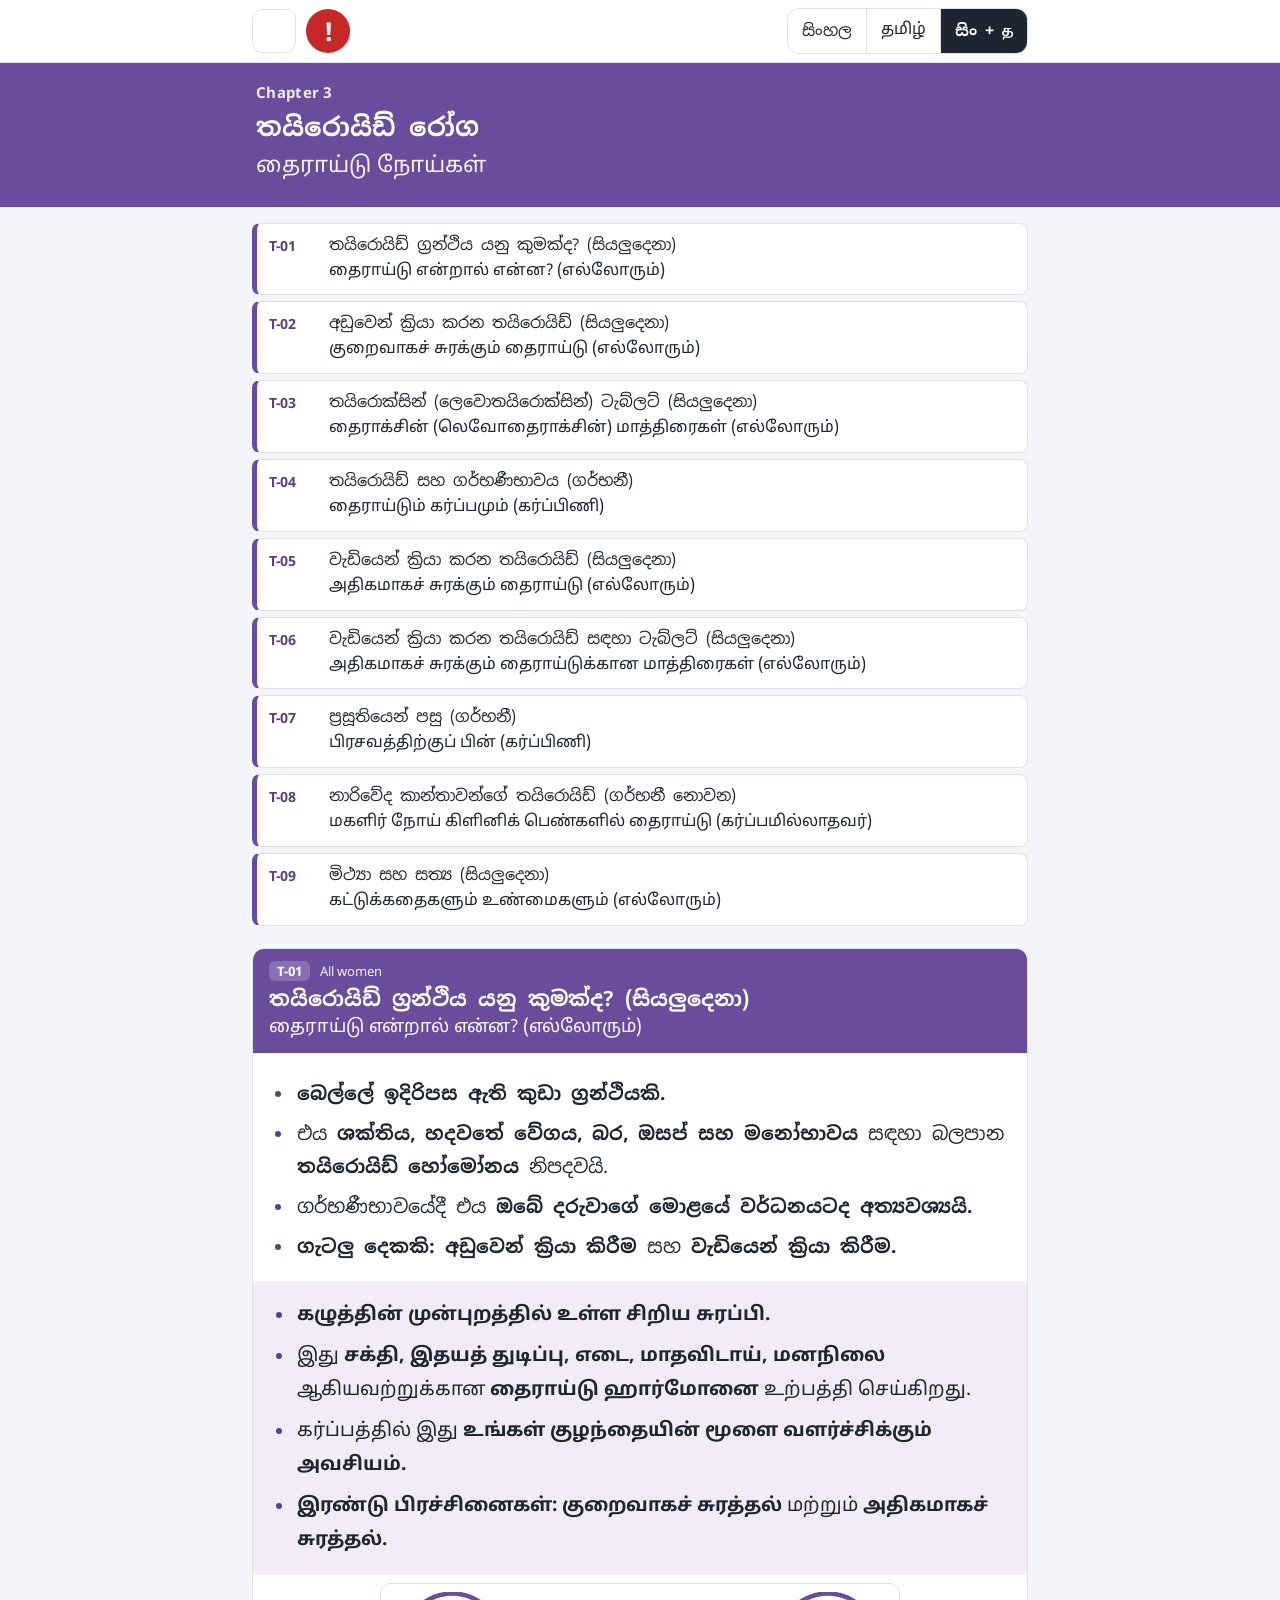
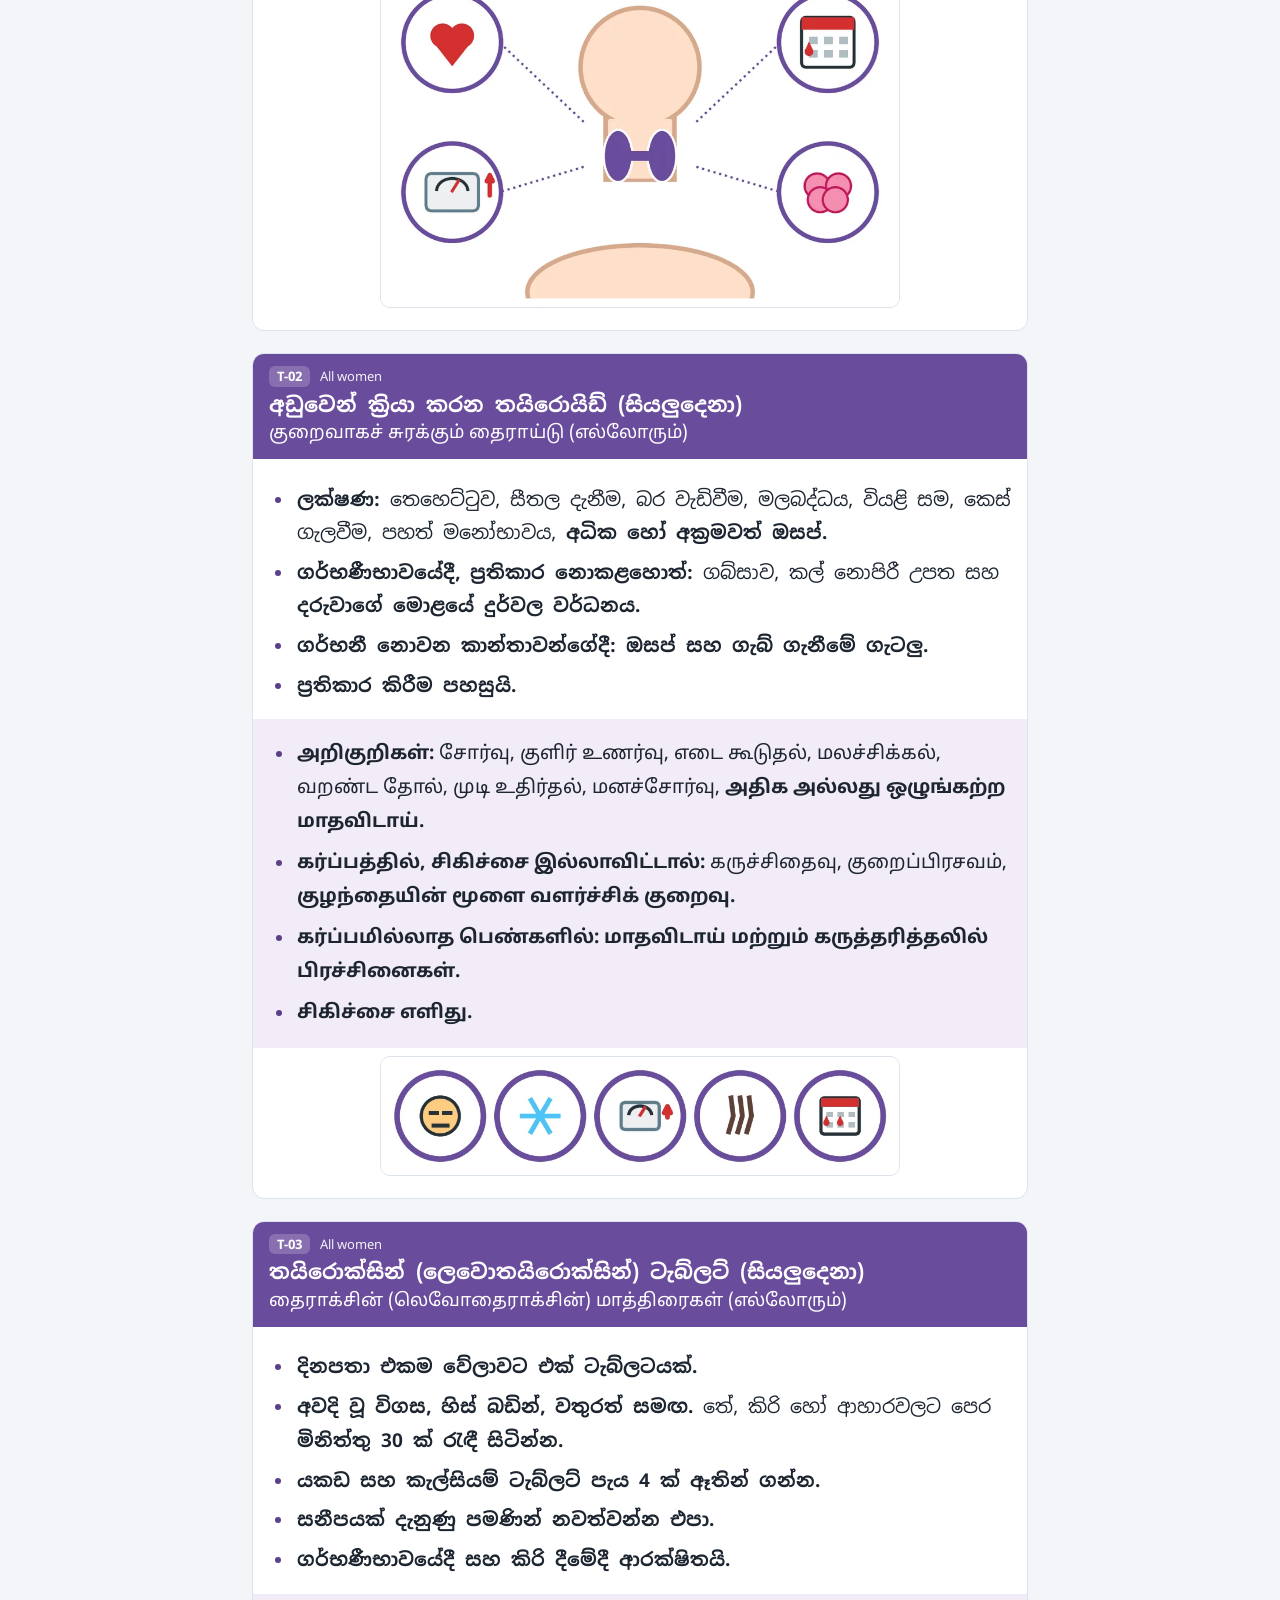
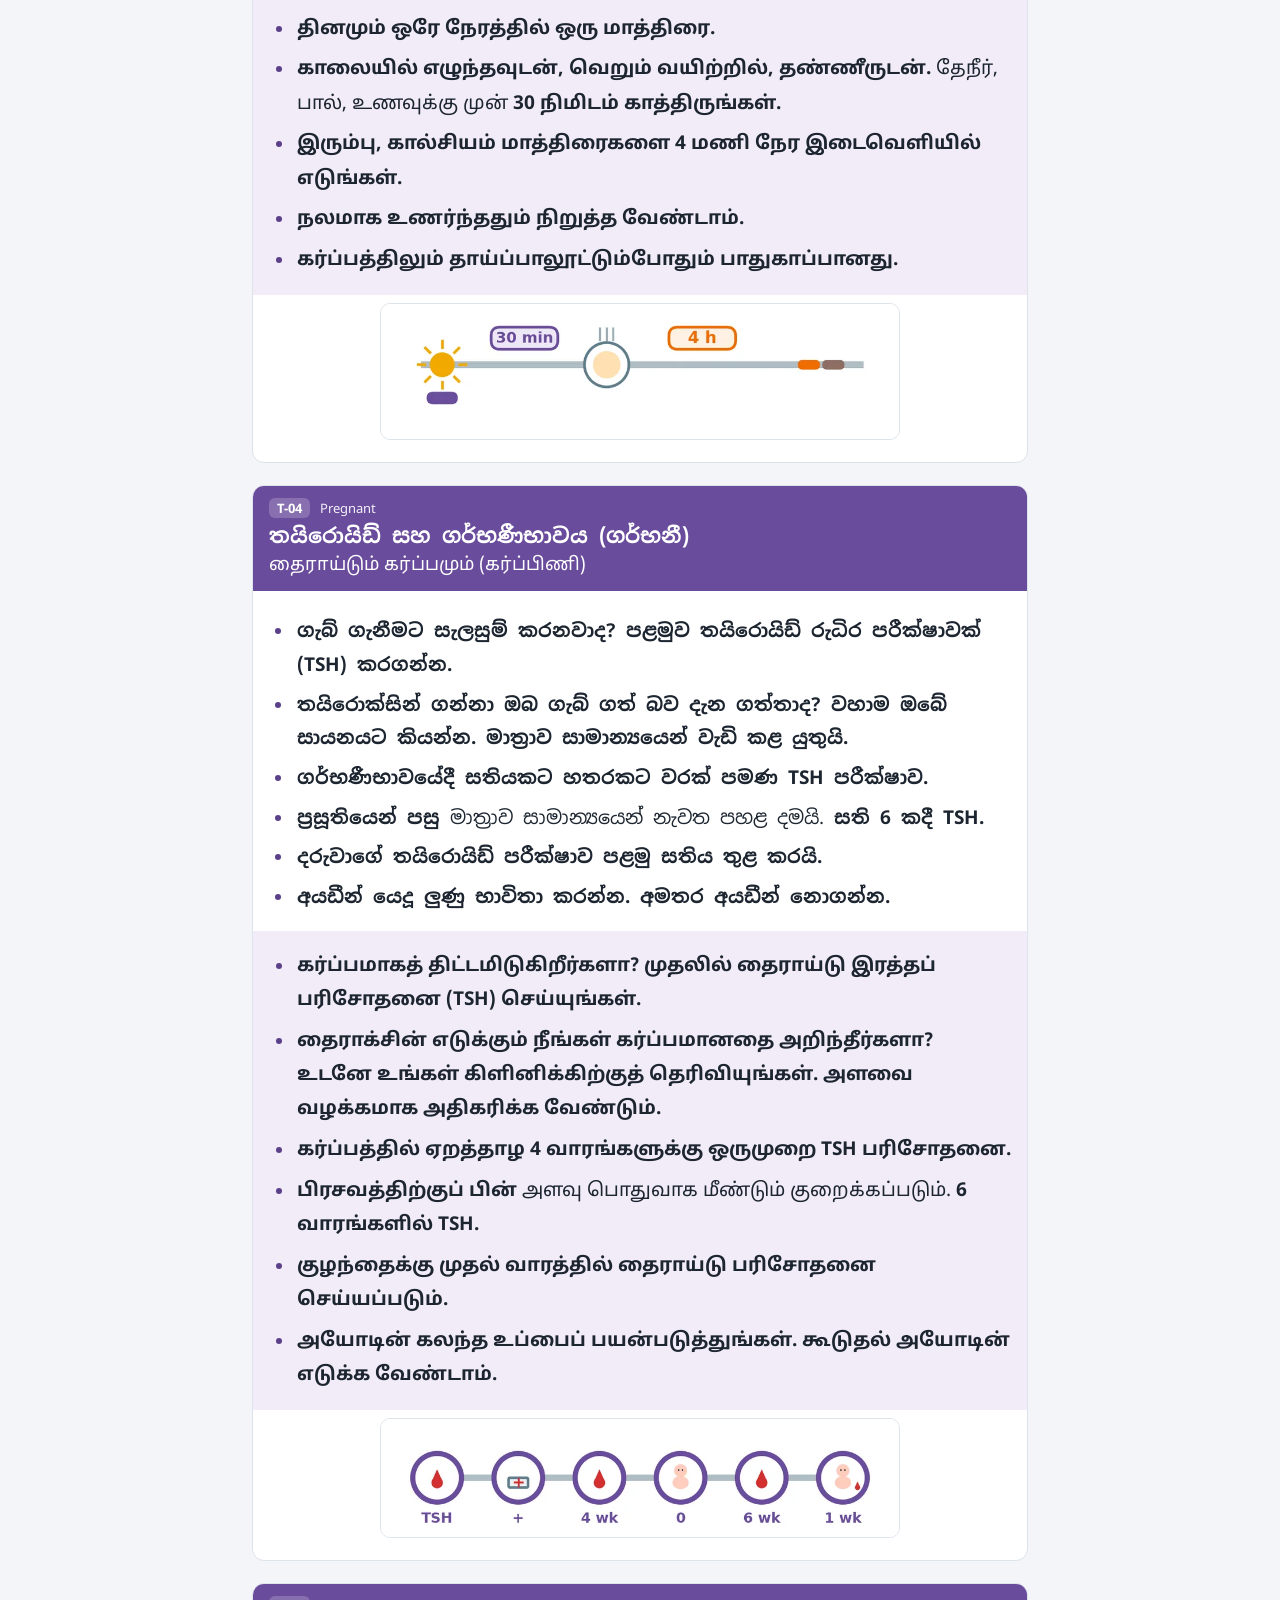
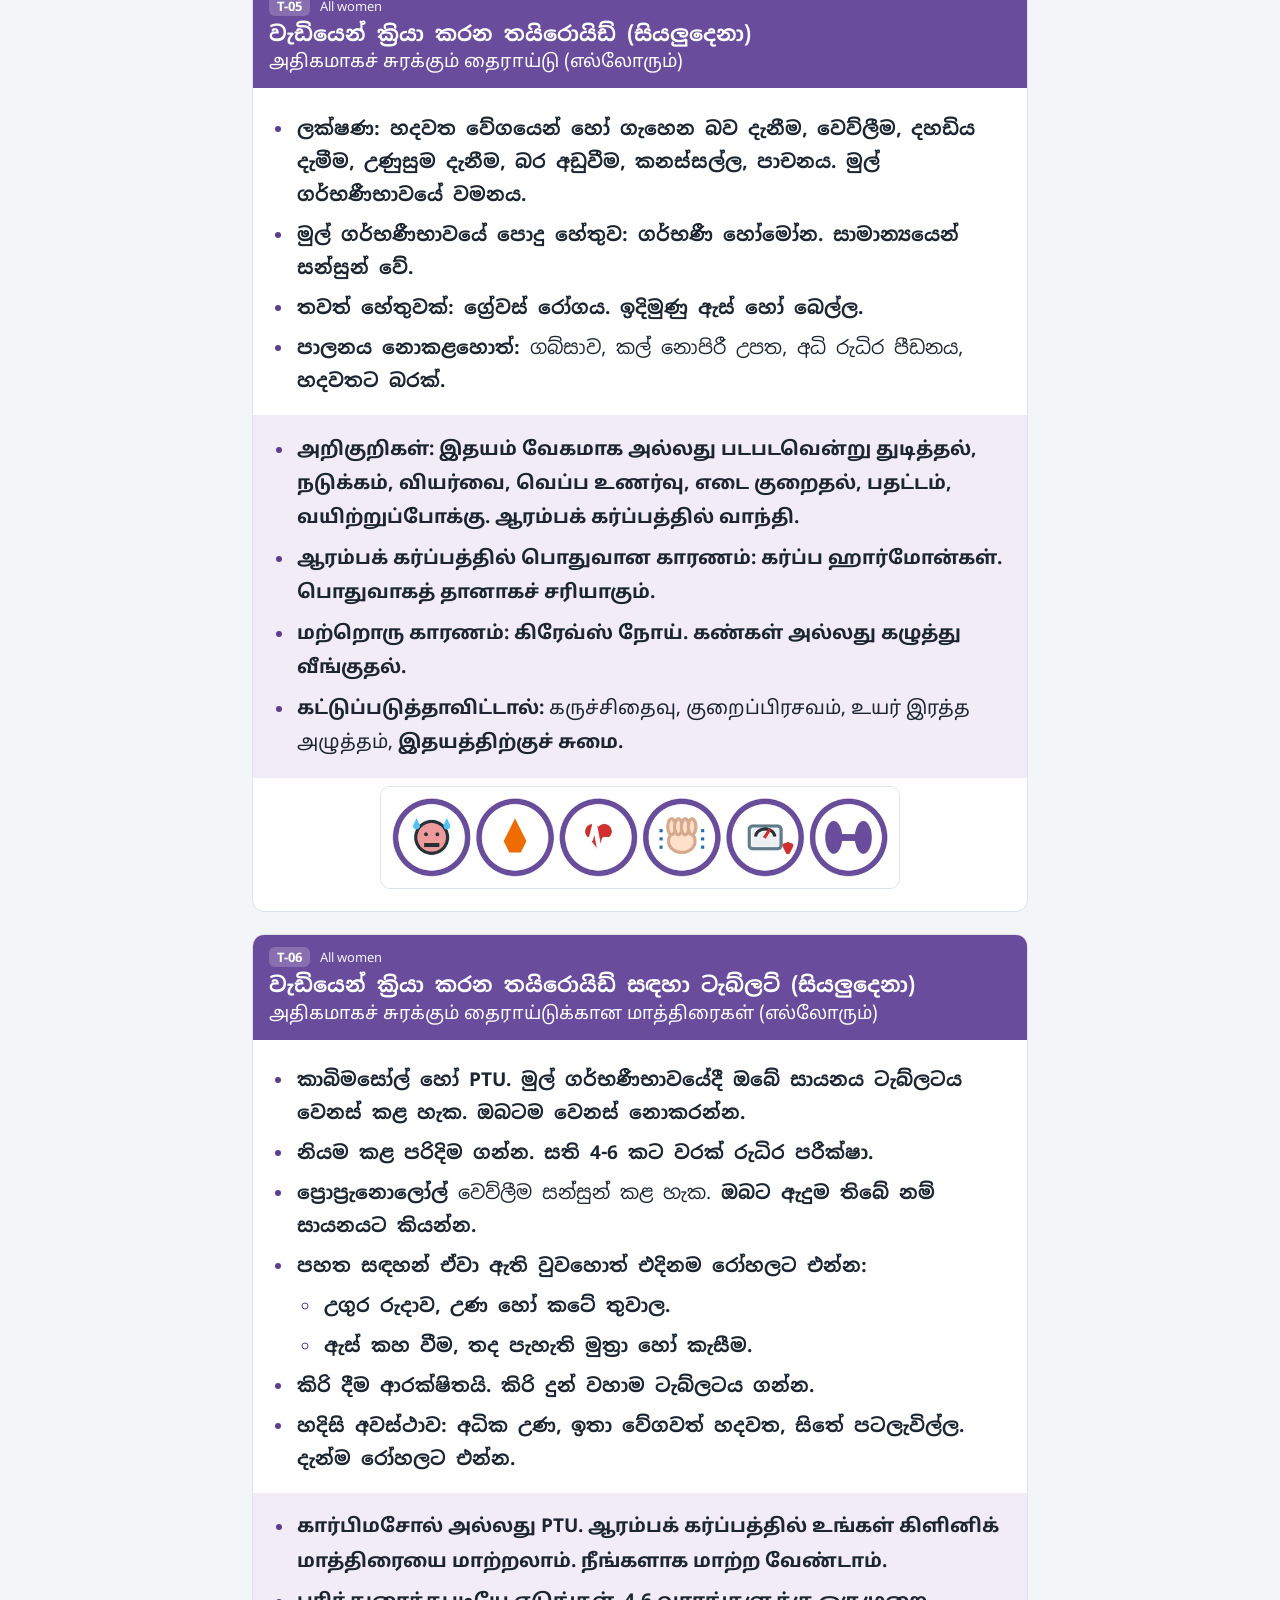
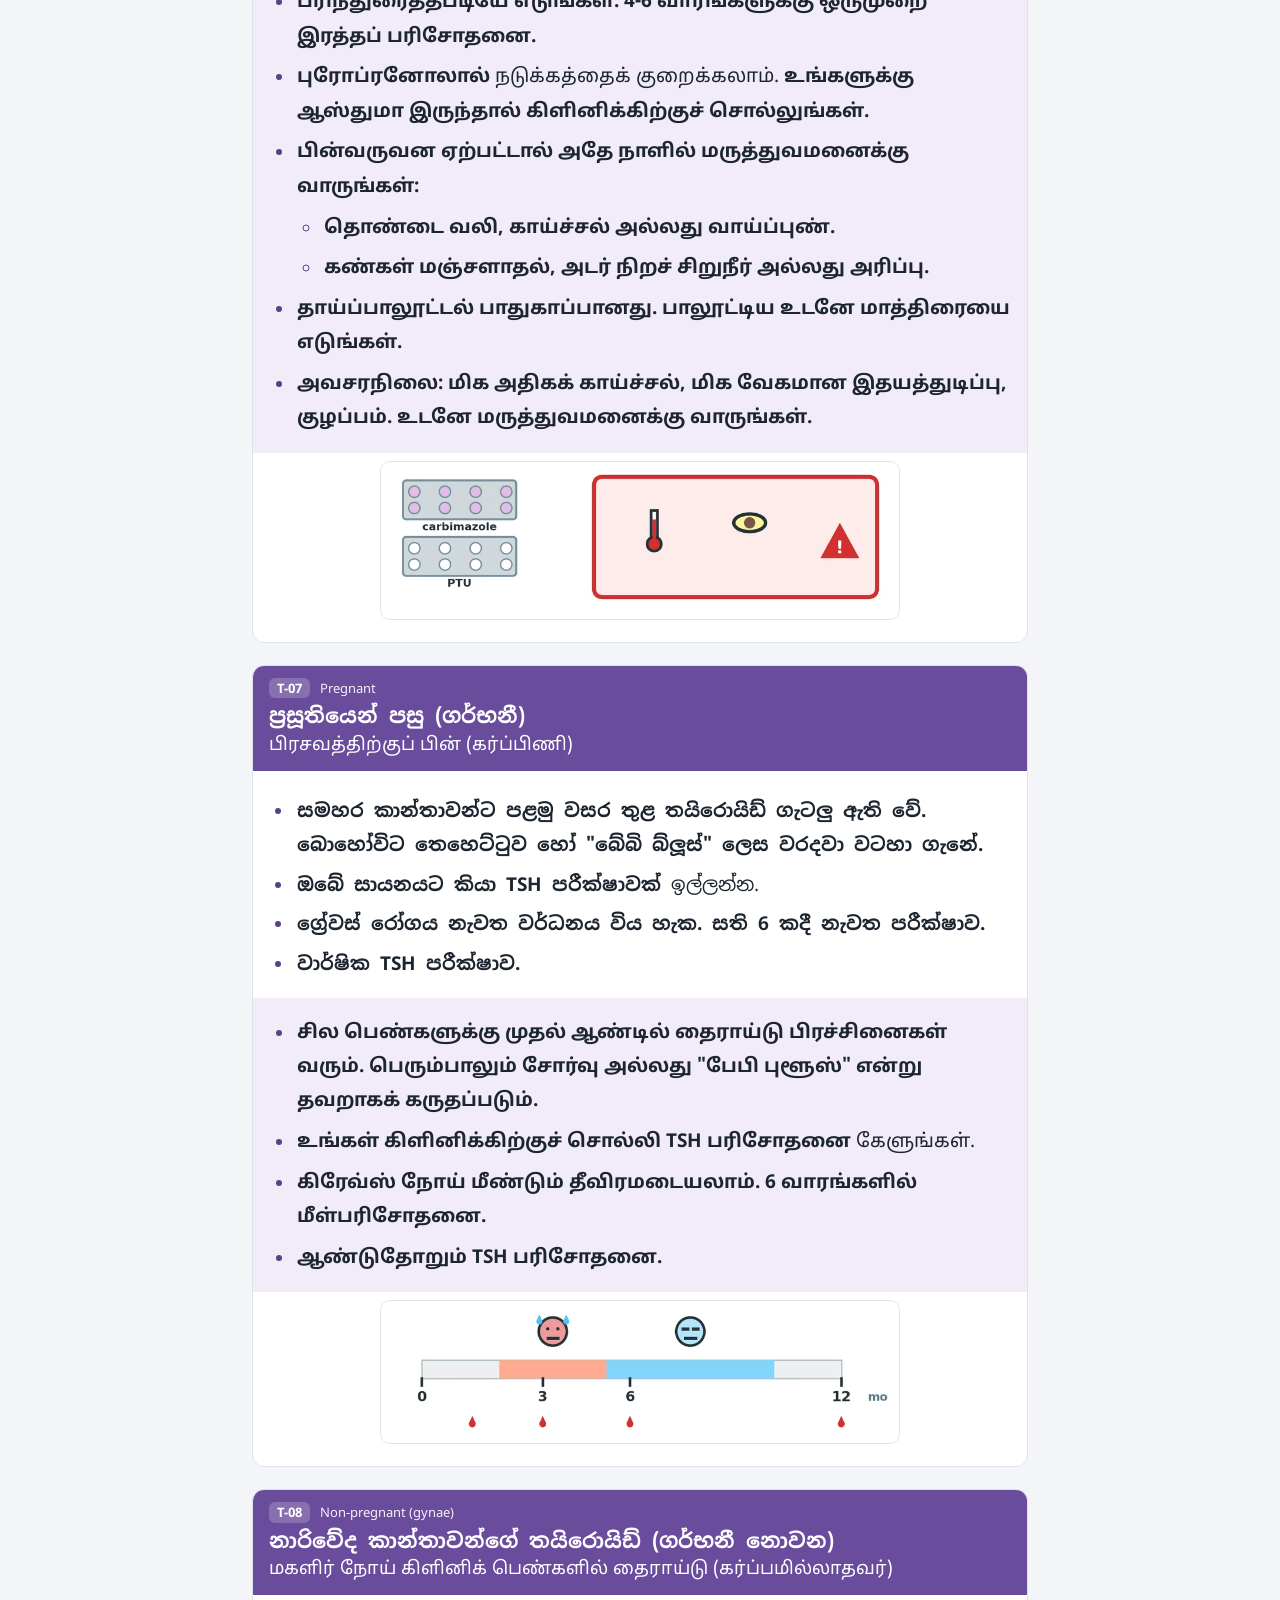
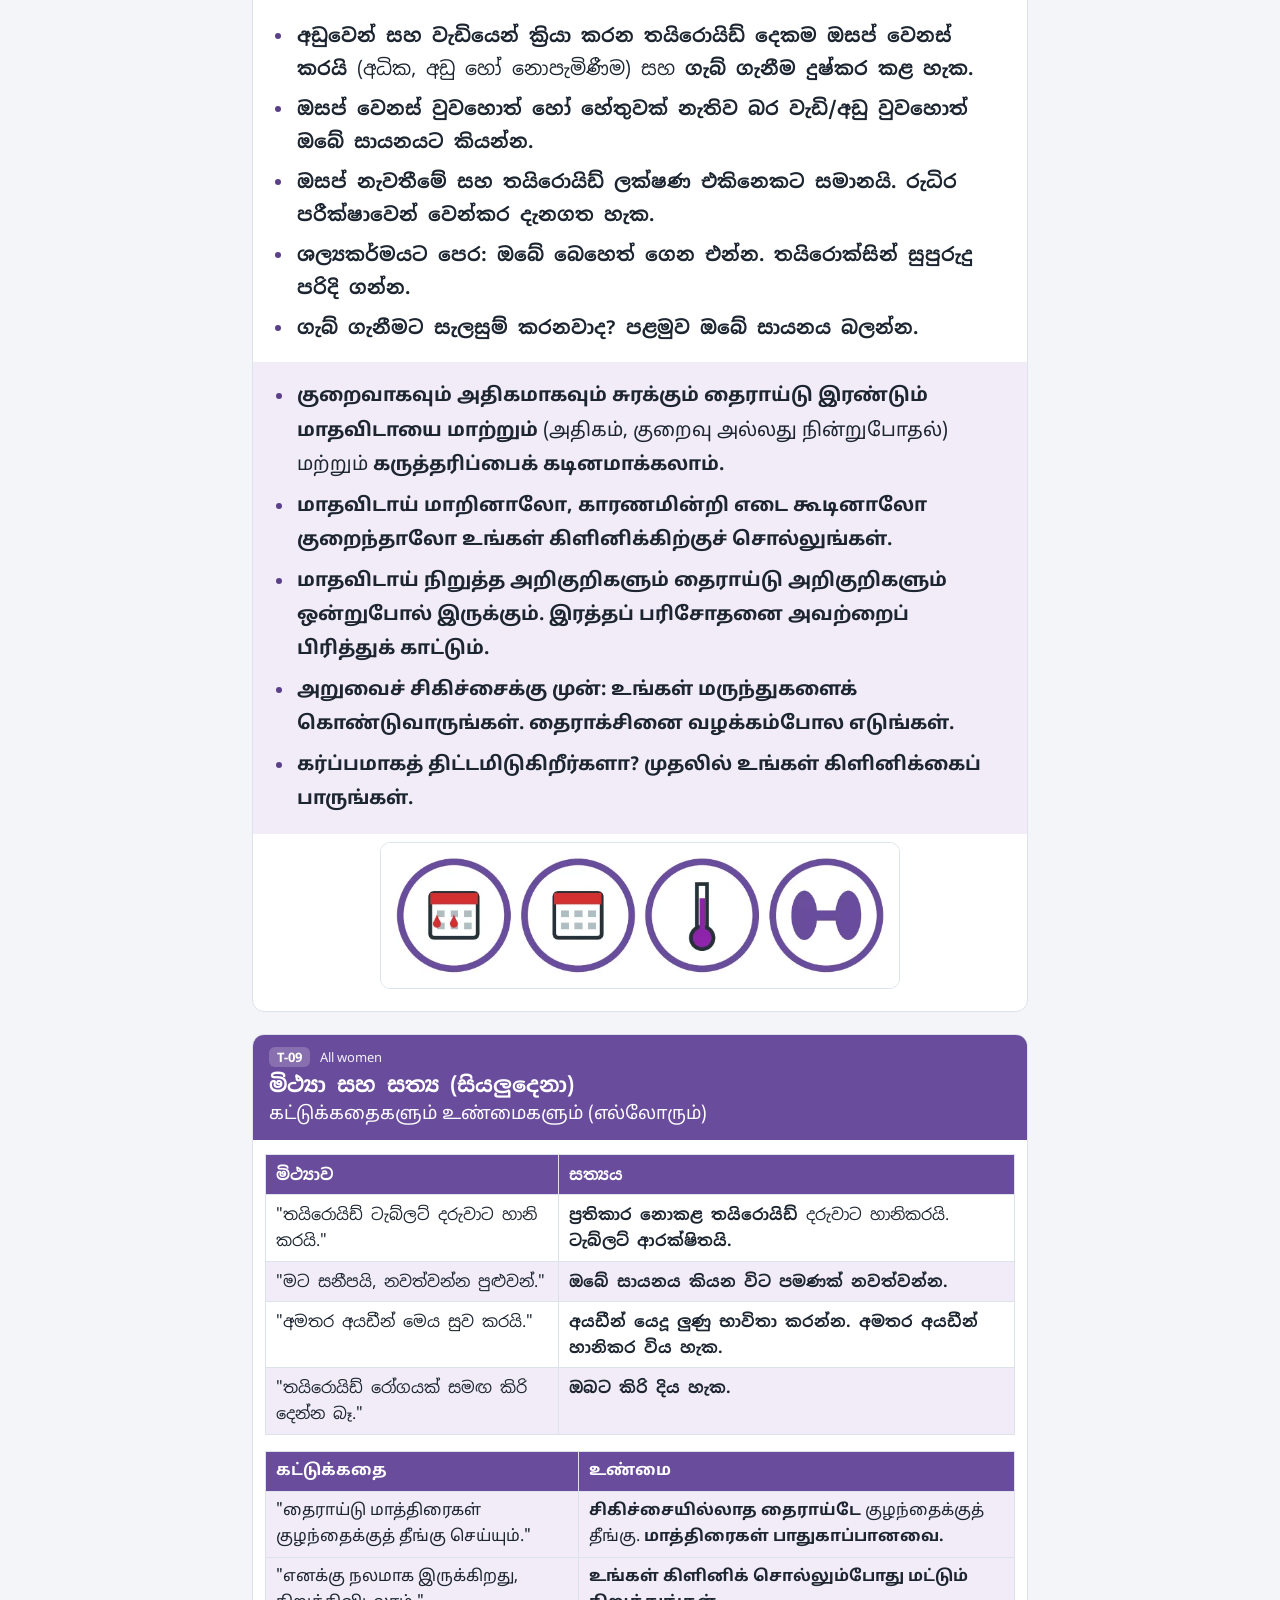
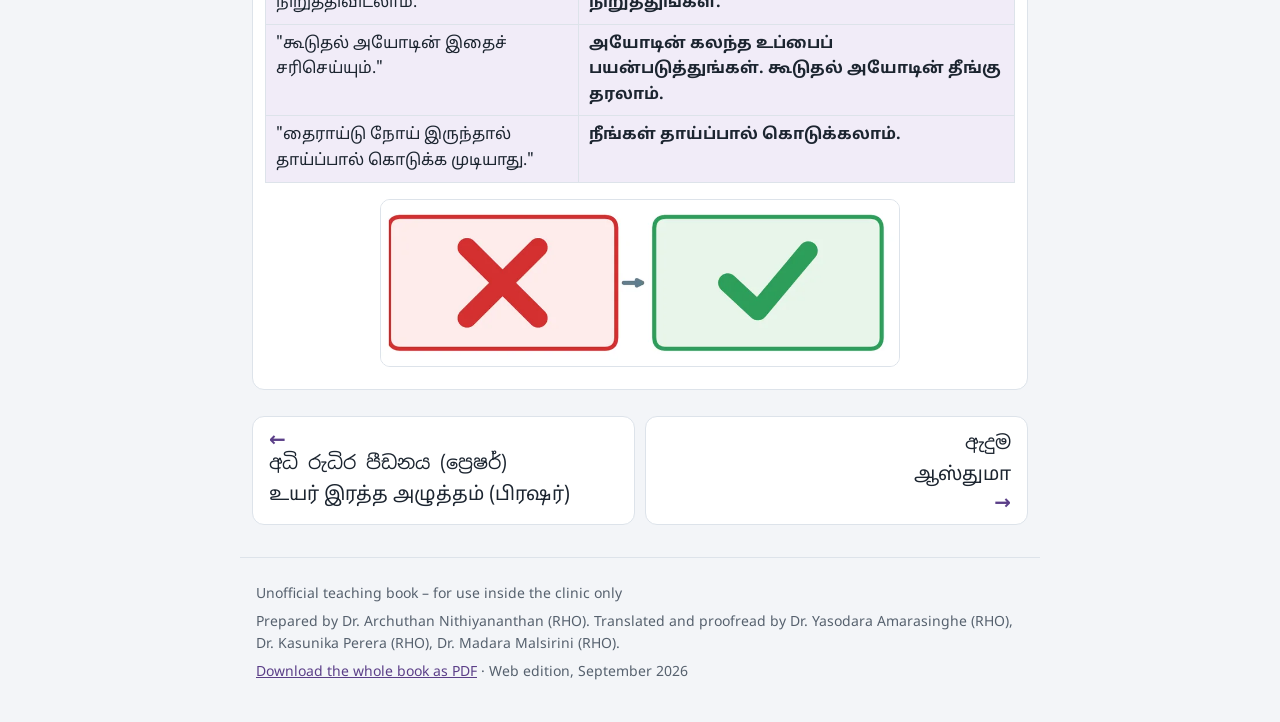
<file: chapter-3.html>
<!doctype html>
<html lang="en" data-lang="both">
<head>
<meta charset="utf-8">
<meta name="viewport" content="width=device-width, initial-scale=1, viewport-fit=cover">
<title>තයිරොයිඩ් රෝග · தைராய்டு நோய்கள் — කාන්තා සෞඛ්‍ය පොත</title>
<meta name="description" content="කාන්තා සෞඛ්‍ය රෝගී අධ්‍යාපන පොත · பெண்கள் நலம் – நோயாளர் கல்விப் புத்தகம்">
<meta name="theme-color" content="#6a4c9c">
<link rel="icon" href="assets/favicon.svg" type="image/svg+xml">
<link rel="preconnect" href="https://fonts.googleapis.com"><link rel="preconnect" href="https://fonts.gstatic.com" crossorigin>
<link rel="stylesheet" href="https://fonts.googleapis.com/css2?family=Noto+Sans+Sinhala:wght@400;700&family=Noto+Sans+Tamil:wght@400;700&family=Noto+Sans:wght@400;700&display=swap">
<link rel="stylesheet" href="assets/style.css">
<script>try{var l=localStorage.getItem('whb_lang');if(l==='si'||l==='ta'||l==='both')document.documentElement.dataset.lang=l}catch(e){}</script>
</head>
<body class="" style="--accent:#6a4c9c;--ink-accent:#5b3f88;--tint:#f1ecf8">
<a class="skip" href="#main">Skip to content</a>
<div class="bar"><div class="barin">
<button class="menubtn" id="menubtn" aria-expanded="false" aria-controls="menu" aria-label="Contents"><span></span><span></span><span></span></button>
<a class="sos" href="start.html#F-02" aria-label="Emergency: come to hospital immediately">!</a>
<div class="lang" role="group" aria-label="Language">
<button data-set="si" class="fsi">සිංහල</button><button data-set="ta" class="fta">தமிழ்</button><button data-set="both" class="fsi">සිං + த</button>
</div></div><nav id="menu" aria-label="Contents" hidden><div class="mwrap"><a class="mi home" href="index.html"><span lang="si">මුල් පිටුව</span><span lang="ta">முகப்பு</span></a><a class="mi emerg" href="start.html#F-02"><span lang="si">වහාම රෝහලට පැමිණෙන්න ! </span><span lang="ta">உடனடியாக மருத்துவமனைக்கு வாருங்கள் (எல்லாப் பெண்களும்)</span></a><a class="mi" href="start.html#F-01"><span lang="si">මෙම පොත භාවිතා කරන ආකාරය</span><span lang="ta">இப்புத்தகத்தைப் பயன்படுத்தும் முறை</span></a><a class="mi" href="chapter-1.html" style="--a:#1e6fb8"><b class="mn">1</b><span class="mt"><span lang="si">දියවැඩියාව (සීනි රෝගය)</span><span lang="ta">நீரிழிவு (சர்க்கரை நோய்)</span></span></a><a class="mi" href="chapter-2.html" style="--a:#c2185b"><b class="mn">2</b><span class="mt"><span lang="si">අධි රුධිර පීඩනය (ප්‍රෙෂර්)</span><span lang="ta">உயர் இரத்த அழுத்தம் (பிரஷர்)</span></span></a><a class="mi on" href="chapter-3.html" style="--a:#6a4c9c"><b class="mn">3</b><span class="mt"><span lang="si">තයිරොයිඩ් රෝග</span><span lang="ta">தைராய்டு நோய்கள்</span></span></a><a class="mi" href="chapter-4.html" style="--a:#00897b"><b class="mn">4</b><span class="mt"><span lang="si">ඇදුම</span><span lang="ta">ஆஸ்துமா</span></span></a><a class="mi" href="chapter-5.html" style="--a:#ef6c00"><b class="mn">5</b><span class="mt"><span lang="si">තරබාරුකම සහ නිසි බර</span><span lang="ta">உடல் பருமனும் ஆரோக்கிய எடையும்</span></span></a><a class="mi" href="forms.html" style="--a:#37474f"><b class="mn">✎</b><span class="mt"><span lang="si">නිදර්ශන පිටු</span><span lang="ta">மாதிரிப் பக்கங்கள்</span></span></a><a class="mi pdf" href="downloads/womens-health-book.pdf" download>PDF ⤓</a></div></nav></div>
<section class="band"><div class="bandin"><div class="cnum">3</div><h1><span lang="si">තයිරොයිඩ් රෝග</span><span lang="ta">தைராய்டு நோய்கள்</span></h1></div></section>
<main id="main"><div class="col"><nav class="toc" aria-label="In this chapter"><ul><li class=""><a href="#T-01"><b>T-01</b><span lang="si">තයිරොයිඩ් ග්‍රන්ථිය යනු කුමක්ද? (සියලුදෙනා)</span><span lang="ta">தைராய்டு என்றால் என்ன? (எல்லோரும்)</span></a></li><li class=""><a href="#T-02"><b>T-02</b><span lang="si">අඩුවෙන් ක්‍රියා කරන තයිරොයිඩ් (සියලුදෙනා)</span><span lang="ta">குறைவாகச் சுரக்கும் தைராய்டு (எல்லோரும்)</span></a></li><li class=""><a href="#T-03"><b>T-03</b><span lang="si">තයිරොක්සින් (ලෙවොතයිරොක්සින්) ටැබ්ලට් (සියලුදෙනා)</span><span lang="ta">தைராக்சின் (லெவோதைராக்சின்) மாத்திரைகள் (எல்லோரும்)</span></a></li><li class=""><a href="#T-04"><b>T-04</b><span lang="si">තයිරොයිඩ් සහ ගර්භණීභාවය (ගර්භනී)</span><span lang="ta">தைராய்டும் கர்ப்பமும் (கர்ப்பிணி)</span></a></li><li class=""><a href="#T-05"><b>T-05</b><span lang="si">වැඩියෙන් ක්‍රියා කරන තයිරොයිඩ් (සියලුදෙනා)</span><span lang="ta">அதிகமாகச் சுரக்கும் தைராய்டு (எல்லோரும்)</span></a></li><li class=""><a href="#T-06"><b>T-06</b><span lang="si">වැඩියෙන් ක්‍රියා කරන තයිරොයිඩ් සඳහා ටැබ්ලට් (සියලුදෙනා)</span><span lang="ta">அதிகமாகச் சுரக்கும் தைராய்டுக்கான மாத்திரைகள் (எல்லோரும்)</span></a></li><li class=""><a href="#T-07"><b>T-07</b><span lang="si">ප්‍රසූතියෙන් පසු (ගර්භනී)</span><span lang="ta">பிரசவத்திற்குப் பின் (கர்ப்பிணி)</span></a></li><li class=""><a href="#T-08"><b>T-08</b><span lang="si">නාරිවේද කාන්තාවන්ගේ තයිරොයිඩ් (ගර්භනී නොවන)</span><span lang="ta">மகளிர் நோய் கிளினிக் பெண்களில் தைராய்டு (கர்ப்பமில்லாதவர்)</span></a></li><li class=""><a href="#T-09"><b>T-09</b><span lang="si">මිථ්‍යා සහ සත්‍ය (සියලුදෙනා)</span><span lang="ta">கட்டுக்கதைகளும் உண்மைகளும் (எல்லோரும்)</span></a></li></ul></nav><section class="block" id="T-01"><header class="bh"><div class="bid"><a href="#T-01">T-01</a><span class="tag">All women</span></div><h3 lang="si">තයිරොයිඩ් ග්‍රන්ථිය යනු කුමක්ද? (සියලුදෙනා)</h3><h3 lang="ta">தைராய்டு என்றால் என்ன? (எல்லோரும்)</h3></header><div class="bb"><div class="txt" lang="si"><ul><li><strong>බෙල්ලේ ඉදිරිපස ඇති කුඩා ග්‍රන්ථියකි.</strong></li><li>එය <strong>ශක්තිය, හදවතේ වේගය, බර, ඔසප් සහ මනෝභාවය</strong> සඳහා බලපාන <strong>තයිරොයිඩ් හෝමෝනය</strong> නිපදවයි.</li><li>ගර්භණීභාවයේදී එය <strong>ඔබේ දරුවාගේ මොළයේ වර්ධනයටද අත්‍යවශ්‍යයි.</strong></li><li><strong>ගැටලු දෙකකි:</strong> <strong>අඩුවෙන් ක්‍රියා කිරීම</strong> සහ <strong>වැඩියෙන් ක්‍රියා කිරීම.</strong></li></ul></div><div class="txt" lang="ta"><ul><li><strong>கழுத்தின் முன்புறத்தில் உள்ள சிறிய சுரப்பி.</strong></li><li>இது <strong>சக்தி, இதயத் துடிப்பு, எடை, மாதவிடாய், மனநிலை</strong> ஆகியவற்றுக்கான <strong>தைராய்டு ஹார்மோனை</strong> உற்பத்தி செய்கிறது.</li><li>கர்ப்பத்தில் இது <strong>உங்கள் குழந்தையின் மூளை வளர்ச்சிக்கும் அவசியம்.</strong></li><li><strong>இரண்டு பிரச்சினைகள்:</strong> <strong>குறைவாகச் சுரத்தல்</strong> மற்றும் <strong>அதிகமாகச் சுரத்தல்.</strong></li></ul></div><div class="gallery n1"><figure class="pic"><img src="assets/img/image56.webp" width="900" height="562" loading="lazy" alt="තයිරොයිඩ් ග්‍රන්ථිය යනු කුමක්ද? (සියලුදෙනා) / தைராய்டு என்றால் என்ன? (எல்லோரும்)"></figure></div></div></section><section class="block" id="T-02"><header class="bh"><div class="bid"><a href="#T-02">T-02</a><span class="tag">All women</span></div><h3 lang="si">අඩුවෙන් ක්‍රියා කරන තයිරොයිඩ් (සියලුදෙනා)</h3><h3 lang="ta">குறைவாகச் சுரக்கும் தைராய்டு (எல்லோரும்)</h3></header><div class="bb"><div class="txt" lang="si"><ul><li><strong>ලක්ෂණ:</strong> තෙහෙට්ටුව, සීතල දැනීම, බර වැඩිවීම, මලබද්ධය, වියළි සම, කෙස් ගැලවීම, පහත් මනෝභාවය, <strong>අධික හෝ අක්‍රමවත් ඔසප්.</strong></li><li><strong>ගර්භණීභාවයේදී, ප්‍රතිකාර නොකළහොත්:</strong> ගබ්සාව, කල් නොපිරී උපත සහ <strong>දරුවාගේ මොළයේ දුර්වල වර්ධනය.</strong></li><li><strong>ගර්භනී නොවන කාන්තාවන්ගේදී:</strong> <strong>ඔසප් සහ ගැබ් ගැනීමේ ගැටලු.</strong></li><li><strong>ප්‍රතිකාර කිරීම පහසුයි.</strong></li></ul></div><div class="txt" lang="ta"><ul><li><strong>அறிகுறிகள்:</strong> சோர்வு, குளிர் உணர்வு, எடை கூடுதல், மலச்சிக்கல், வறண்ட தோல், முடி உதிர்தல், மனச்சோர்வு, <strong>அதிக அல்லது ஒழுங்கற்ற மாதவிடாய்.</strong></li><li><strong>கர்ப்பத்தில், சிகிச்சை இல்லாவிட்டால்:</strong> கருச்சிதைவு, குறைப்பிரசவம், <strong>குழந்தையின் மூளை வளர்ச்சிக் குறைவு.</strong></li><li><strong>கர்ப்பமில்லாத பெண்களில்:</strong> <strong>மாதவிடாய் மற்றும் கருத்தரித்தலில் பிரச்சினைகள்.</strong></li><li><strong>சிகிச்சை எளிது.</strong></li></ul></div><div class="gallery n1"><figure class="pic"><img src="assets/img/image59.webp" width="892" height="204" loading="lazy" alt="අඩුවෙන් ක්‍රියා කරන තයිරොයිඩ් (සියලුදෙනා) / குறைவாகச் சுரக்கும் தைராய்டு (எல்லோரும்)"></figure></div></div></section><section class="block" id="T-03"><header class="bh"><div class="bid"><a href="#T-03">T-03</a><span class="tag">All women</span></div><h3 lang="si">තයිරොක්සින් (ලෙවොතයිරොක්සින්) ටැබ්ලට් (සියලුදෙනා)</h3><h3 lang="ta">தைராக்சின் (லெவோதைராக்சின்) மாத்திரைகள் (எல்லோரும்)</h3></header><div class="bb"><div class="txt" lang="si"><ul><li><strong>දිනපතා එකම වේලාවට එක් ටැබ්ලටයක්.</strong></li><li><strong>අවදි වූ විගස, හිස් බඩින්, වතුරත් සමඟ.</strong> තේ, කිරි හෝ ආහාරවලට පෙර <strong>මිනිත්තු 30 ක් රැඳී සිටින්න.</strong></li><li><strong>යකඩ සහ කැල්සියම් ටැබ්ලට් පැය 4 ක් ඈතින් ගන්න.</strong></li><li><strong>සනීපයක් දැනුණු පමණින් නවත්වන්න එපා.</strong></li><li><strong>ගර්භණීභාවයේදී සහ කිරි දීමේදී ආරක්ෂිතයි.</strong></li></ul></div><div class="txt" lang="ta"><ul><li><strong>தினமும் ஒரே நேரத்தில் ஒரு மாத்திரை.</strong></li><li><strong>காலையில் எழுந்தவுடன், வெறும் வயிற்றில், தண்ணீருடன்.</strong> தேநீர், பால், உணவுக்கு முன் <strong>30 நிமிடம் காத்திருங்கள்.</strong></li><li><strong>இரும்பு, கால்சியம் மாத்திரைகளை 4 மணி நேர இடைவெளியில் எடுங்கள்.</strong></li><li><strong>நலமாக உணர்ந்ததும் நிறுத்த வேண்டாம்.</strong></li><li><strong>கர்ப்பத்திலும் தாய்ப்பாலூட்டும்போதும் பாதுகாப்பானது.</strong></li></ul></div><div class="gallery n1"><figure class="pic"><img src="assets/img/image81.webp" width="900" height="235" loading="lazy" alt="තයිරොක්සින් (ලෙවොතයිරොක්සින්) ටැබ්ලට් (සියලුදෙනා) / தைராக்சின் (லெவோதைராக்சின்) மாத்திரைகள் (எல்லோரும்)"></figure></div></div></section><section class="block" id="T-04"><header class="bh"><div class="bid"><a href="#T-04">T-04</a><span class="tag">Pregnant</span></div><h3 lang="si">තයිරොයිඩ් සහ ගර්භණීභාවය (ගර්භනී)</h3><h3 lang="ta">தைராய்டும் கர்ப்பமும் (கர்ப்பிணி)</h3></header><div class="bb"><div class="txt" lang="si"><ul><li><strong>ගැබ් ගැනීමට සැලසුම් කරනවාද?</strong> <strong>පළමුව තයිරොයිඩ් රුධිර පරීක්ෂාවක් (TSH) කරගන්න.</strong></li><li><strong>තයිරොක්සින් ගන්නා ඔබ ගැබ් ගත් බව දැන ගත්තාද? වහාම ඔබේ සායනයට කියන්න.</strong> <strong>මාත්‍රාව සාමාන්‍යයෙන් වැඩි කළ යුතුයි.</strong></li><li><strong>ගර්භණීභාවයේදී සතියකට හතරකට වරක් පමණ TSH පරීක්ෂාව.</strong></li><li><strong>ප්‍රසූතියෙන් පසු</strong> මාත්‍රාව සාමාන්‍යයෙන් නැවත පහළ දමයි. <strong>සති 6 කදී TSH.</strong></li><li><strong>දරුවාගේ තයිරොයිඩ් පරීක්ෂාව පළමු සතිය තුළ කරයි.</strong></li><li><strong>අයඩීන් යෙදූ ලුණු භාවිතා කරන්න.</strong> <strong>අමතර අයඩීන් නොගන්න.</strong></li></ul></div><div class="txt" lang="ta"><ul><li><strong>கர்ப்பமாகத் திட்டமிடுகிறீர்களா?</strong> <strong>முதலில் தைராய்டு இரத்தப் பரிசோதனை (TSH) செய்யுங்கள்.</strong></li><li><strong>தைராக்சின் எடுக்கும் நீங்கள் கர்ப்பமானதை அறிந்தீர்களா? உடனே உங்கள் கிளினிக்கிற்குத் தெரிவியுங்கள்.</strong> <strong>அளவை வழக்கமாக அதிகரிக்க வேண்டும்.</strong></li><li><strong>கர்ப்பத்தில் ஏறத்தாழ 4 வாரங்களுக்கு ஒருமுறை TSH பரிசோதனை.</strong></li><li><strong>பிரசவத்திற்குப் பின்</strong> அளவு பொதுவாக மீண்டும் குறைக்கப்படும். <strong>6 வாரங்களில் TSH.</strong></li><li><strong>குழந்தைக்கு முதல் வாரத்தில் தைராய்டு பரிசோதனை செய்யப்படும்.</strong></li><li><strong>அயோடின் கலந்த உப்பைப் பயன்படுத்துங்கள்.</strong> <strong>கூடுதல் அயோடின் எடுக்க வேண்டாம்.</strong></li></ul></div><div class="gallery n1"><figure class="pic"><img src="assets/img/image61.webp" width="900" height="205" loading="lazy" alt="තයිරොයිඩ් සහ ගර්භණීභාවය (ගර්භනී) / தைராய்டும் கர்ப்பமும் (கர்ப்பிணி)"></figure></div></div></section><section class="block" id="T-05"><header class="bh"><div class="bid"><a href="#T-05">T-05</a><span class="tag">All women</span></div><h3 lang="si">වැඩියෙන් ක්‍රියා කරන තයිරොයිඩ් (සියලුදෙනා)</h3><h3 lang="ta">அதிகமாகச் சுரக்கும் தைராய்டு (எல்லோரும்)</h3></header><div class="bb"><div class="txt" lang="si"><ul><li><strong>ලක්ෂණ:</strong> <strong>හදවත වේගයෙන් හෝ ගැහෙන බව දැනීම, වෙව්ලීම, දහඩිය දැමීම, උණුසුම දැනීම, බර අඩුවීම, කනස්සල්ල, පාචනය.</strong> <strong>මුල් ගර්භණීභාවයේ වමනය.</strong></li><li><strong>මුල් ගර්භණීභාවයේ පොදු හේතුව:</strong> <strong>ගර්භණී හෝමෝන.</strong> <strong>සාමාන්‍යයෙන් සන්සුන් වේ.</strong></li><li><strong>තවත් හේතුවක්: ග්‍රේවස් රෝගය.</strong> <strong>ඉදිමුණු ඇස් හෝ බෙල්ල.</strong></li><li><strong>පාලනය නොකළහොත්:</strong> ගබ්සාව, කල් නොපිරී උපත, අධි රුධිර පීඩනය, <strong>හදවතට බරක්.</strong></li></ul></div><div class="txt" lang="ta"><ul><li><strong>அறிகுறிகள்:</strong> <strong>இதயம் வேகமாக அல்லது படபடவென்று துடித்தல், நடுக்கம், வியர்வை, வெப்ப உணர்வு, எடை குறைதல், பதட்டம், வயிற்றுப்போக்கு.</strong> <strong>ஆரம்பக் கர்ப்பத்தில் வாந்தி.</strong></li><li><strong>ஆரம்பக் கர்ப்பத்தில் பொதுவான காரணம்:</strong> <strong>கர்ப்ப ஹார்மோன்கள்.</strong> <strong>பொதுவாகத் தானாகச் சரியாகும்.</strong></li><li><strong>மற்றொரு காரணம்: கிரேவ்ஸ் நோய்.</strong> <strong>கண்கள் அல்லது கழுத்து வீங்குதல்.</strong></li><li><strong>கட்டுப்படுத்தாவிட்டால்:</strong> கருச்சிதைவு, குறைப்பிரசவம், உயர் இரத்த அழுத்தம், <strong>இதயத்திற்குச் சுமை.</strong></li></ul></div><div class="gallery n1"><figure class="pic"><img src="assets/img/image64.webp" width="900" height="176" loading="lazy" alt="වැඩියෙන් ක්‍රියා කරන තයිරොයිඩ් (සියලුදෙනා) / அதிகமாகச் சுரக்கும் தைராய்டு (எல்லோரும்)"></figure></div></div></section><section class="block" id="T-06"><header class="bh"><div class="bid"><a href="#T-06">T-06</a><span class="tag">All women</span></div><h3 lang="si">වැඩියෙන් ක්‍රියා කරන තයිරොයිඩ් සඳහා ටැබ්ලට් (සියලුදෙනා)</h3><h3 lang="ta">அதிகமாகச் சுரக்கும் தைராய்டுக்கான மாத்திரைகள் (எல்லோரும்)</h3></header><div class="bb"><div class="txt" lang="si"><ul><li><strong>කාබිමසෝල් හෝ PTU.</strong> <strong>මුල් ගර්භණීභාවයේදී ඔබේ සායනය ටැබ්ලටය වෙනස් කළ හැක.</strong> <strong>ඔබටම වෙනස් නොකරන්න.</strong></li><li><strong>නියම කළ පරිදිම ගන්න.</strong> <strong>සති 4-6 කට වරක් රුධිර පරීක්ෂා.</strong></li><li><strong>ප්‍රොප්‍රැනොලෝල්</strong> වෙව්ලීම සන්සුන් කළ හැක. <strong>ඔබට ඇදුම තිබේ නම් සායනයට කියන්න.</strong></li><li><strong>පහත සඳහන් ඒවා ඇති වුවහොත් එදිනම රෝහලට එන්න:</strong><ul><li><strong>උගුර රුදාව, උණ හෝ කටේ තුවාල.</strong></li><li><strong>ඇස් කහ වීම, තද පැහැති මුත්‍රා හෝ කැසීම.</strong></li></ul></li><li><strong>කිරි දීම ආරක්ෂිතයි.</strong> <strong>කිරි දුන් වහාම ටැබ්ලටය ගන්න.</strong></li><li><strong>හදිසි අවස්ථාව:</strong> <strong>අධික උණ, ඉතා වේගවත් හදවත, සිතේ පටලැවිල්ල.</strong> <strong>දැන්ම රෝහලට එන්න.</strong></li></ul></div><div class="txt" lang="ta"><ul><li><strong>கார்பிமசோல் அல்லது PTU.</strong> <strong>ஆரம்பக் கர்ப்பத்தில் உங்கள் கிளினிக் மாத்திரையை மாற்றலாம்.</strong> <strong>நீங்களாக மாற்ற வேண்டாம்.</strong></li><li><strong>பரிந்துரைத்தபடியே எடுங்கள்.</strong> <strong>4-6 வாரங்களுக்கு ஒருமுறை இரத்தப் பரிசோதனை.</strong></li><li><strong>புரோப்ரனோலால்</strong> நடுக்கத்தைக் குறைக்கலாம். <strong>உங்களுக்கு ஆஸ்துமா இருந்தால் கிளினிக்கிற்குச் சொல்லுங்கள்.</strong></li><li><strong>பின்வருவன ஏற்பட்டால் அதே நாளில் மருத்துவமனைக்கு வாருங்கள்:</strong><ul><li><strong>தொண்டை வலி, காய்ச்சல் அல்லது வாய்ப்புண்.</strong></li><li><strong>கண்கள் மஞ்சளாதல், அடர் நிறச் சிறுநீர் அல்லது அரிப்பு.</strong></li></ul></li><li><strong>தாய்ப்பாலூட்டல் பாதுகாப்பானது.</strong> <strong>பாலூட்டிய உடனே மாத்திரையை எடுங்கள்.</strong></li><li><strong>அவசரநிலை:</strong> <strong>மிக அதிகக் காய்ச்சல், மிக வேகமான இதயத்துடிப்பு, குழப்பம்.</strong> <strong>உடனே மருத்துவமனைக்கு வாருங்கள்.</strong></li></ul></div><div class="gallery n1"><figure class="pic"><img src="assets/img/image79.webp" width="900" height="273" loading="lazy" alt="වැඩියෙන් ක්‍රියා කරන තයිරොයිඩ් සඳහා ටැබ්ලට් (සියලුදෙනා) / அதிகமாகச் சுரக்கும் தைராய்டுக்கான மாத்திரைகள் (எல்லோரும்)"></figure></div></div></section><section class="block" id="T-07"><header class="bh"><div class="bid"><a href="#T-07">T-07</a><span class="tag">Pregnant</span></div><h3 lang="si">ප්‍රසූතියෙන් පසු (ගර්භනී)</h3><h3 lang="ta">பிரசவத்திற்குப் பின் (கர்ப்பிணி)</h3></header><div class="bb"><div class="txt" lang="si"><ul><li><strong>සමහර කාන්තාවන්ට පළමු වසර තුළ තයිරොයිඩ් ගැටලු ඇති වේ.</strong> <strong>බොහෝවිට තෙහෙට්ටුව හෝ "බේබි බ්ලූස්" ලෙස වරදවා වටහා ගැනේ.</strong></li><li><strong>ඔබේ සායනයට කියා</strong> <strong>TSH පරීක්ෂාවක්</strong> ඉල්ලන්න.</li><li><strong>ග්‍රේවස් රෝගය නැවත වර්ධනය විය හැක.</strong> <strong>සති 6 කදී නැවත පරීක්ෂාව.</strong></li><li><strong>වාර්ෂික TSH පරීක්ෂාව.</strong></li></ul></div><div class="txt" lang="ta"><ul><li><strong>சில பெண்களுக்கு முதல் ஆண்டில் தைராய்டு பிரச்சினைகள் வரும்.</strong> <strong>பெரும்பாலும் சோர்வு அல்லது "பேபி புளூஸ்" என்று தவறாகக் கருதப்படும்.</strong></li><li><strong>உங்கள் கிளினிக்கிற்குச் சொல்லி</strong> <strong>TSH பரிசோதனை</strong> கேளுங்கள்.</li><li><strong>கிரேவ்ஸ் நோய் மீண்டும் தீவிரமடையலாம்.</strong> <strong>6 வாரங்களில் மீள்பரிசோதனை.</strong></li><li><strong>ஆண்டுதோறும் TSH பரிசோதனை.</strong></li></ul></div><div class="gallery n1"><figure class="pic"><img src="assets/img/image72.webp" width="900" height="247" loading="lazy" alt="ප්‍රසූතියෙන් පසු (ගර්භනී) / பிரசவத்திற்குப் பின் (கர்ப்பிணி)"></figure></div></div></section><section class="block" id="T-08"><header class="bh"><div class="bid"><a href="#T-08">T-08</a><span class="tag">Non-pregnant (gynae)</span></div><h3 lang="si">නාරිවේද කාන්තාවන්ගේ තයිරොයිඩ් (ගර්භනී නොවන)</h3><h3 lang="ta">மகளிர் நோய் கிளினிக் பெண்களில் தைராய்டு (கர்ப்பமில்லாதவர்)</h3></header><div class="bb"><div class="txt" lang="si"><ul><li><strong>අඩුවෙන් සහ වැඩියෙන් ක්‍රියා කරන තයිරොයිඩ් දෙකම</strong> <strong>ඔසප් වෙනස් කරයි</strong> (අධික, අඩු හෝ නොපැමිණීම) සහ <strong>ගැබ් ගැනීම දුෂ්කර කළ හැක.</strong></li><li><strong>ඔසප් වෙනස් වුවහොත් හෝ හේතුවක් නැතිව බර වැඩි/අඩු වුවහොත් ඔබේ සායනයට කියන්න.</strong></li><li><strong>ඔසප් නැවතීමේ සහ තයිරොයිඩ් ලක්ෂණ එකිනෙකට සමානයි.</strong> <strong>රුධිර පරීක්ෂාවෙන් වෙන්කර දැනගත හැක.</strong></li><li><strong>ශල්‍යකර්මයට පෙර:</strong> <strong>ඔබේ බෙහෙත් ගෙන එන්න.</strong> <strong>තයිරොක්සින් සුපුරුදු පරිදි ගන්න.</strong></li><li><strong>ගැබ් ගැනීමට සැලසුම් කරනවාද?</strong> <strong>පළමුව ඔබේ සායනය බලන්න.</strong></li></ul></div><div class="txt" lang="ta"><ul><li><strong>குறைவாகவும் அதிகமாகவும் சுரக்கும் தைராய்டு இரண்டும்</strong> <strong>மாதவிடாயை மாற்றும்</strong> (அதிகம், குறைவு அல்லது நின்றுபோதல்) மற்றும் <strong>கருத்தரிப்பைக் கடினமாக்கலாம்.</strong></li><li><strong>மாதவிடாய் மாறினாலோ, காரணமின்றி எடை கூடினாலோ குறைந்தாலோ உங்கள் கிளினிக்கிற்குச் சொல்லுங்கள்.</strong></li><li><strong>மாதவிடாய் நிறுத்த அறிகுறிகளும் தைராய்டு அறிகுறிகளும் ஒன்றுபோல் இருக்கும்.</strong> <strong>இரத்தப் பரிசோதனை அவற்றைப் பிரித்துக் காட்டும்.</strong></li><li><strong>அறுவைச் சிகிச்சைக்கு முன்:</strong> <strong>உங்கள் மருந்துகளைக் கொண்டுவாருங்கள்.</strong> <strong>தைராக்சினை வழக்கம்போல எடுங்கள்.</strong></li><li><strong>கர்ப்பமாகத் திட்டமிடுகிறீர்களா?</strong> <strong>முதலில் உங்கள் கிளினிக்கைப் பாருங்கள்.</strong></li></ul></div><div class="gallery n1"><figure class="pic"><img src="assets/img/image82.webp" width="766" height="215" loading="lazy" alt="නාරිවේද කාන්තාවන්ගේ තයිරොයිඩ් (ගර්භනී නොවන) / மகளிர் நோய் கிளினிக் பெண்களில் தைராய்டு (கர்ப்பமில்லாதவர்)"></figure></div></div></section><section class="block" id="T-09"><header class="bh"><div class="bid"><a href="#T-09">T-09</a><span class="tag">All women</span></div><h3 lang="si">මිථ්‍යා සහ සත්‍ය (සියලුදෙනා)</h3><h3 lang="ta">கட்டுக்கதைகளும் உண்மைகளும் (எல்லோரும்)</h3></header><div class="bb"><div class="tw"><table class="hd stack" lang="si"><thead><tr><th style="background:#6a4c9c"><span class="w"><strong>මිථ්‍යාව</strong></span></th><th style="background:#6a4c9c"><span class="w"><strong>සත්‍යය</strong></span></th></tr></thead><tbody><tr><td data-label="මිථ්‍යාව">"තයිරොයිඩ් ටැබ්ලට් දරුවාට හානි කරයි."</td><td data-label="සත්‍යය"><strong>ප්‍රතිකාර නොකළ තයිරොයිඩ්</strong> දරුවාට හානිකරයි. <strong>ටැබ්ලට් ආරක්ෂිතයි.</strong></td></tr><tr><td style="background:#f1ecf8" data-label="මිථ්‍යාව">"මට සනීපයි, නවත්වන්න පුළුවන්."</td><td style="background:#f1ecf8" data-label="සත්‍යය"><strong>ඔබේ සායනය කියන විට පමණක් නවත්වන්න.</strong></td></tr><tr><td data-label="මිථ්‍යාව">"අමතර අයඩීන් මෙය සුව කරයි."</td><td data-label="සත්‍යය"><strong>අයඩීන් යෙදූ ලුණු භාවිතා කරන්න.</strong> <strong>අමතර අයඩීන් හානිකර විය හැක.</strong></td></tr><tr><td style="background:#f1ecf8" data-label="මිථ්‍යාව">"තයිරොයිඩ් රෝගයක් සමඟ කිරි දෙන්න බෑ."</td><td style="background:#f1ecf8" data-label="සත්‍යය"><strong>ඔබට කිරි දිය හැක.</strong></td></tr></tbody></table></div><div class="tw"><table class="hd stack" lang="ta"><thead><tr><th style="background:#6a4c9c"><span class="w"><strong>கட்டுக்கதை</strong></span></th><th style="background:#6a4c9c"><span class="w"><strong>உண்மை</strong></span></th></tr></thead><tbody><tr><td data-label="கட்டுக்கதை">"தைராய்டு மாத்திரைகள் குழந்தைக்குத் தீங்கு செய்யும்."</td><td data-label="உண்மை"><strong>சிகிச்சையில்லாத தைராய்டே</strong> குழந்தைக்குத் தீங்கு. <strong>மாத்திரைகள் பாதுகாப்பானவை.</strong></td></tr><tr><td style="background:#f1ecf8" data-label="கட்டுக்கதை">"எனக்கு நலமாக இருக்கிறது, நிறுத்திவிடலாம்."</td><td style="background:#f1ecf8" data-label="உண்மை"><strong>உங்கள் கிளினிக் சொல்லும்போது மட்டும் நிறுத்துங்கள்.</strong></td></tr><tr><td data-label="கட்டுக்கதை">"கூடுதல் அயோடின் இதைச் சரிசெய்யும்."</td><td data-label="உண்மை"><strong>அயோடின் கலந்த உப்பைப் பயன்படுத்துங்கள்.</strong> <strong>கூடுதல் அயோடின் தீங்கு தரலாம்.</strong></td></tr><tr><td style="background:#f1ecf8" data-label="கட்டுக்கதை">"தைராய்டு நோய் இருந்தால் தாய்ப்பால் கொடுக்க முடியாது."</td><td style="background:#f1ecf8" data-label="உண்மை"><strong>நீங்கள் தாய்ப்பால் கொடுக்கலாம்.</strong></td></tr></tbody></table></div><div class="gallery n1"><figure class="pic"><img src="assets/img/image47.webp" width="900" height="290" loading="lazy" alt="මිථ්‍යා සහ සත්‍ය (සියලුදෙනා) / கட்டுக்கதைகளும் உண்மைகளும் (எல்லோரும்)"></figure></div></div></section></div><div class="col"><nav class="pager"><a class="prev" href="chapter-2.html"><small>←</small><span lang="si">අධි රුධිර පීඩනය (ප්‍රෙෂර්)</span><span lang="ta">உயர் இரத்த அழுத்தம் (பிரஷர்)</span></a><a class="next" href="chapter-4.html"><span lang="si">ඇදුම</span><span lang="ta">ஆஸ்துமா</span><small>→</small></a></nav></div></main>
<footer class="foot"><p>Unofficial teaching book – for use inside the clinic only</p>
<p>Prepared by Dr. Archuthan Nithiyananthan (RHO). Translated and proofread by Dr. Yasodara Amarasinghe (RHO), Dr. Kasunika Perera (RHO), Dr. Madara Malsirini (RHO).</p>
<p><a href="downloads/womens-health-book.pdf" download>Download the whole book as PDF</a> · Web edition, September 2026</p></footer>
<div id="lightbox" hidden><img alt=""></div>
<script src="assets/app.js"></script>
</body></html>
</file>
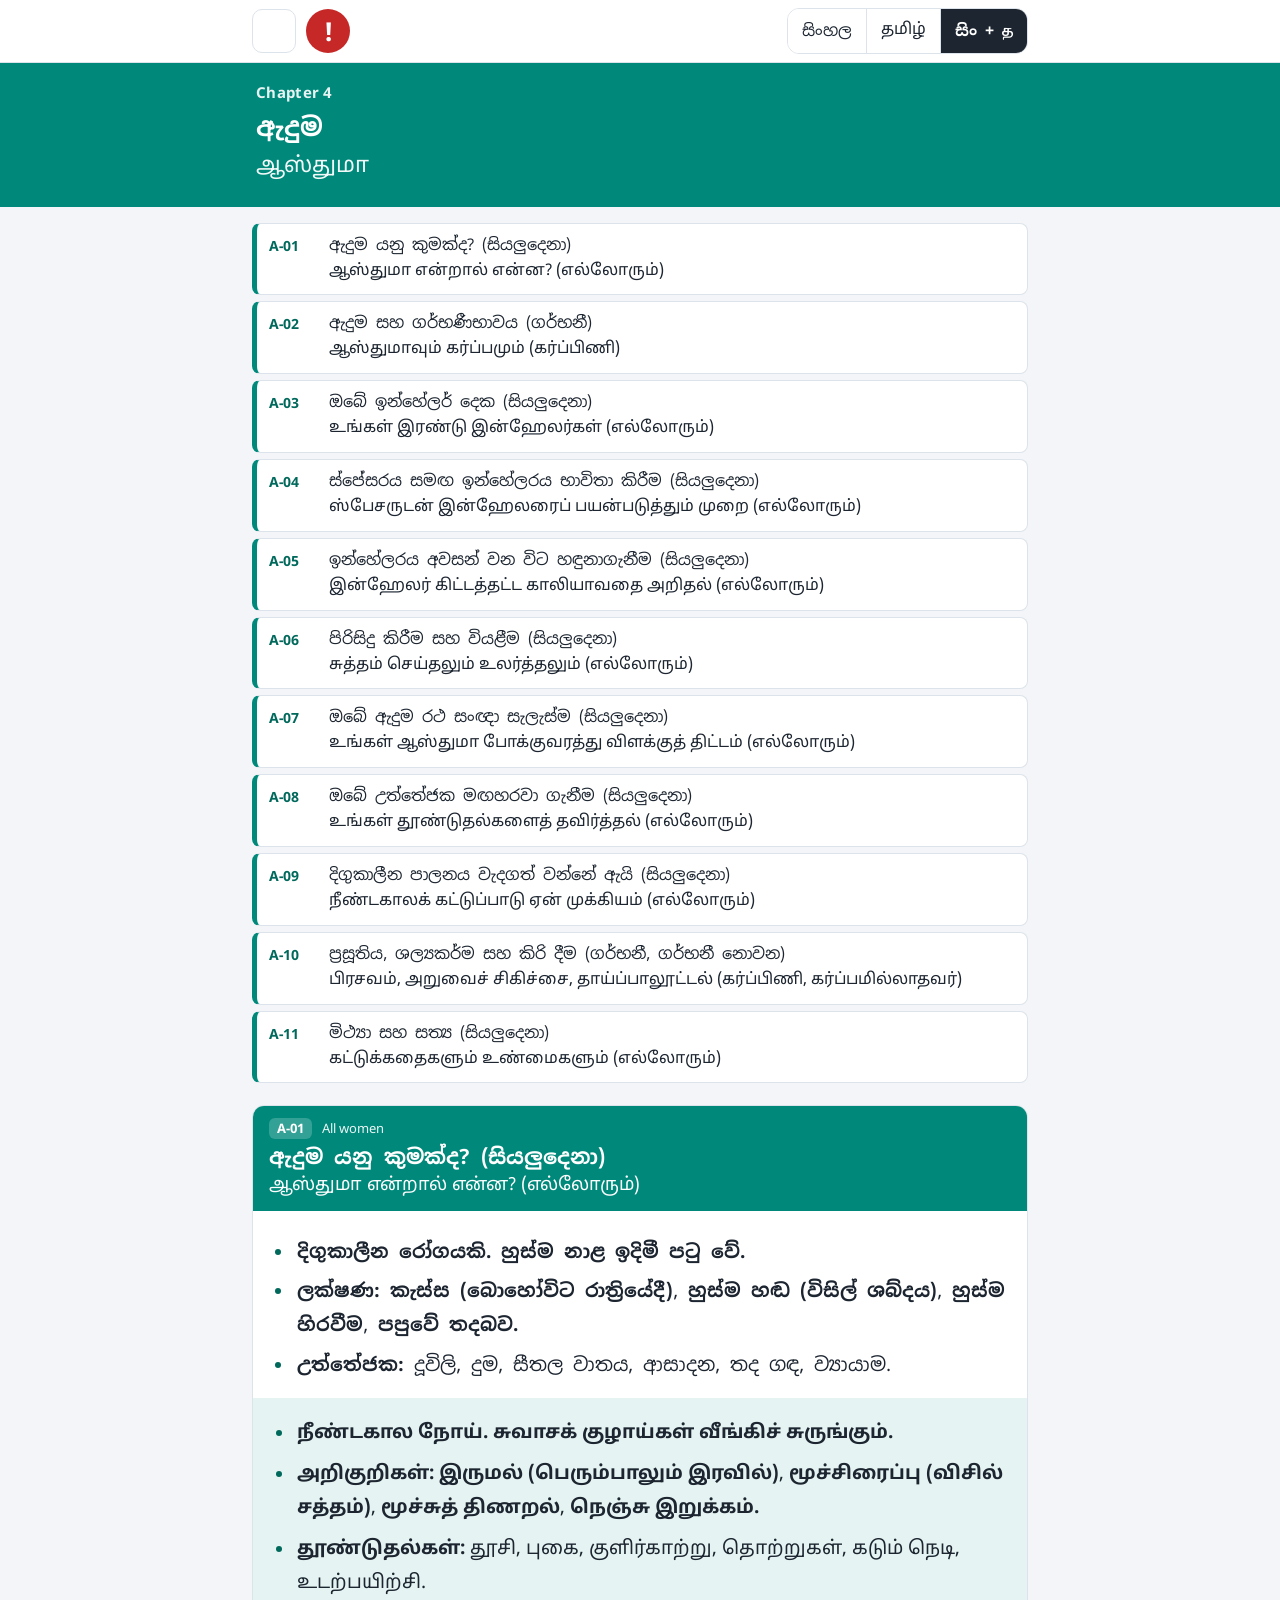
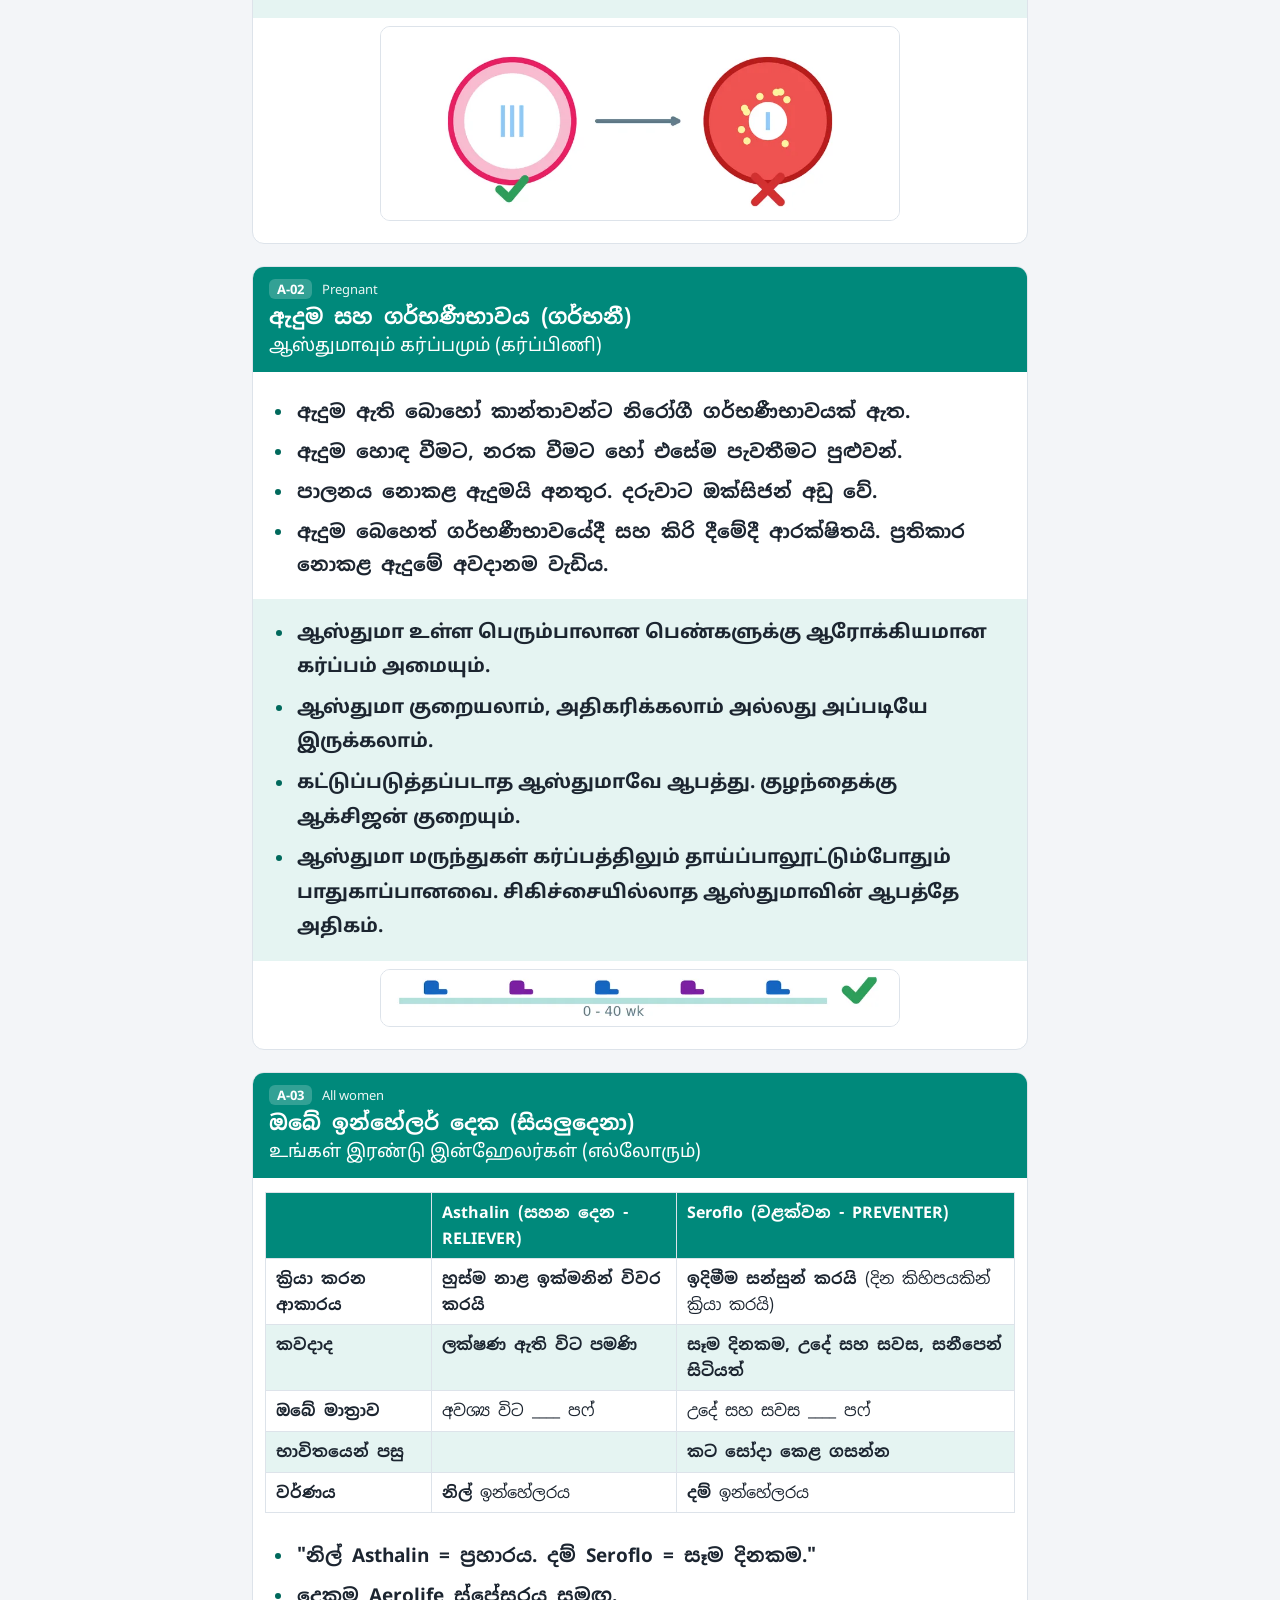
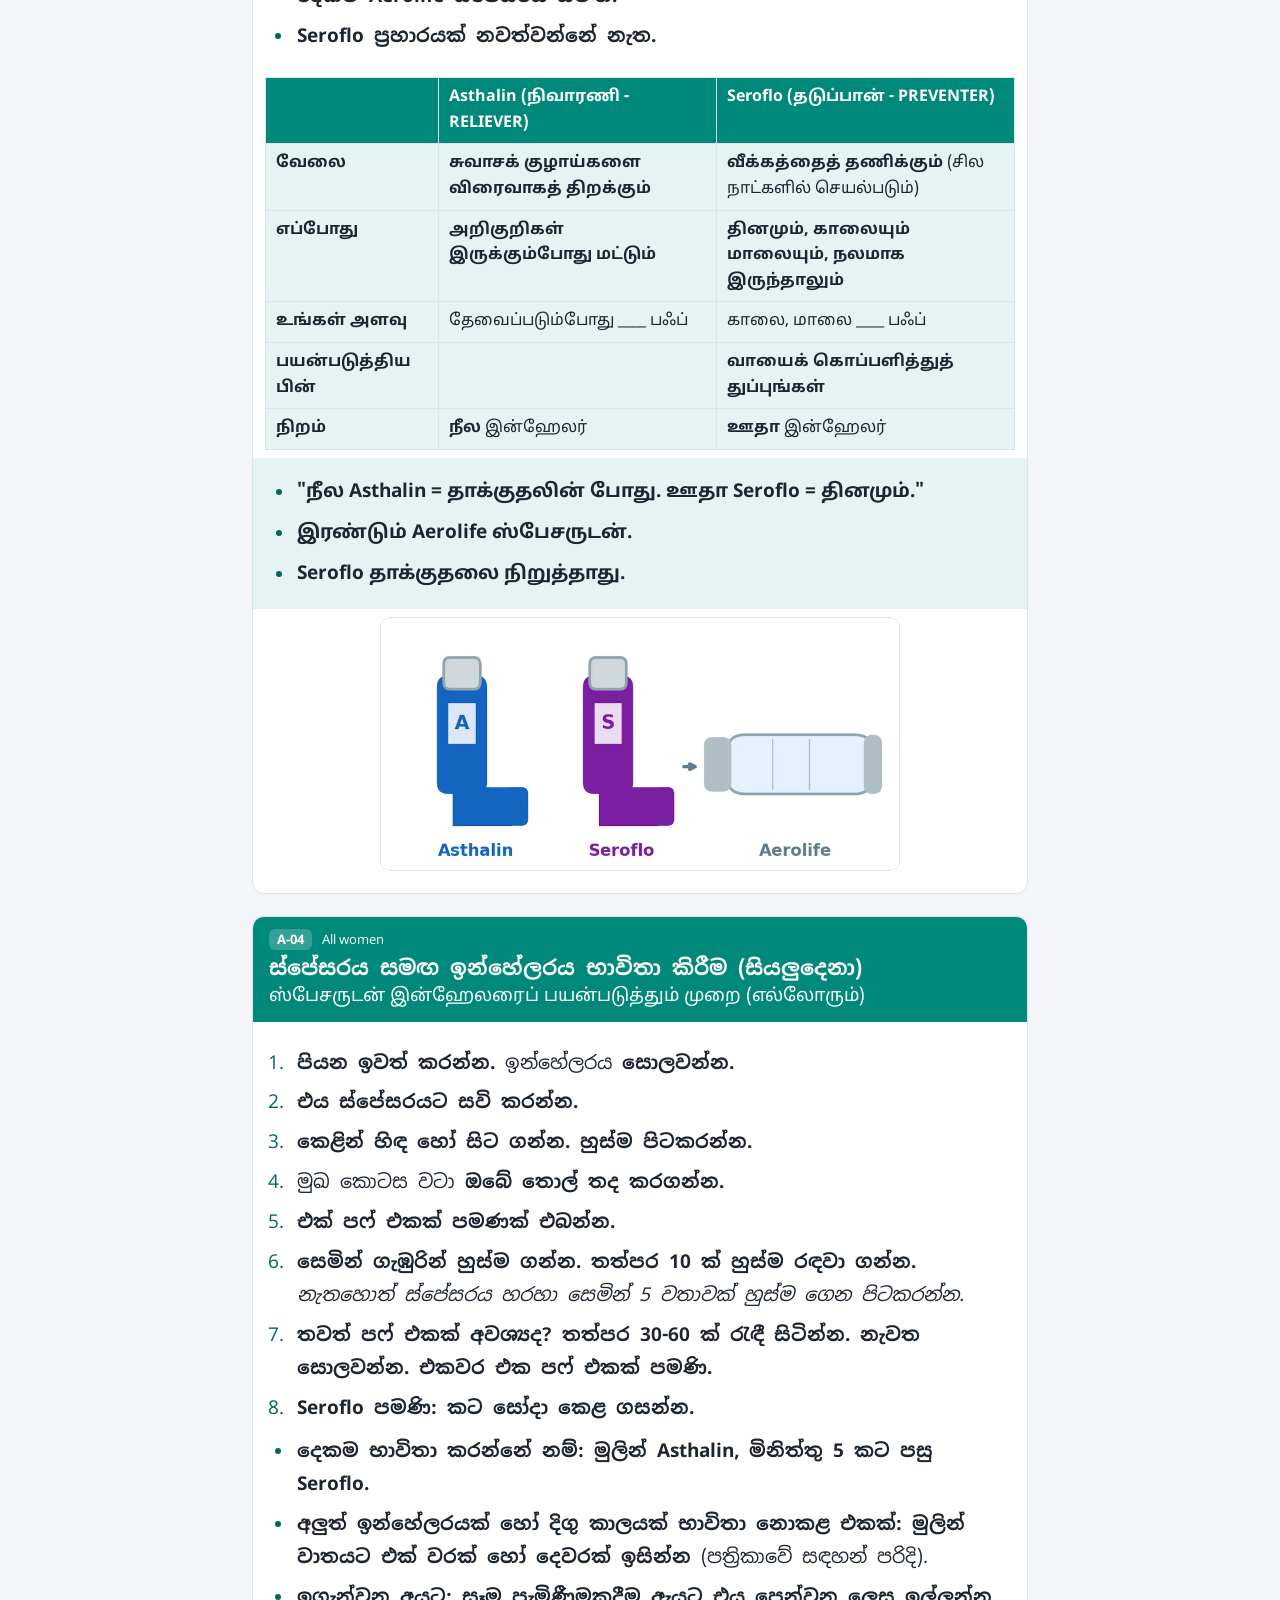
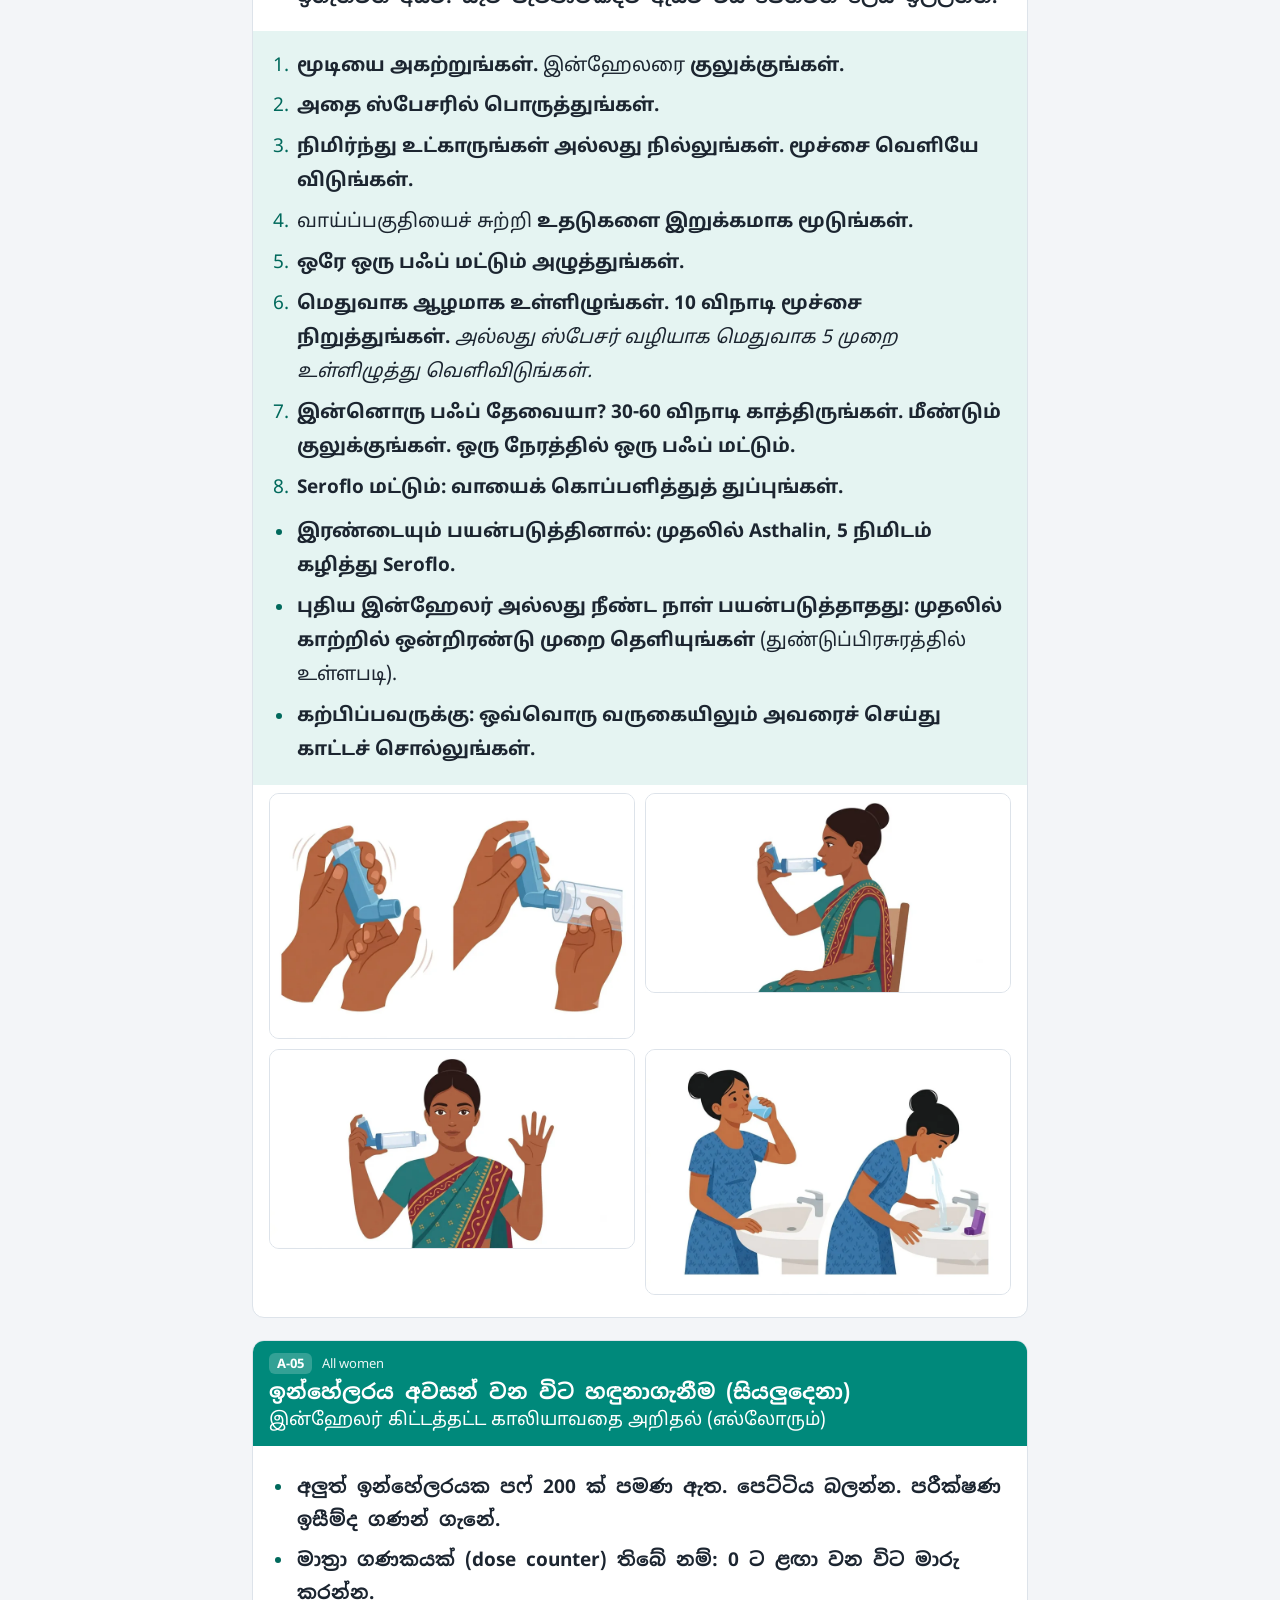
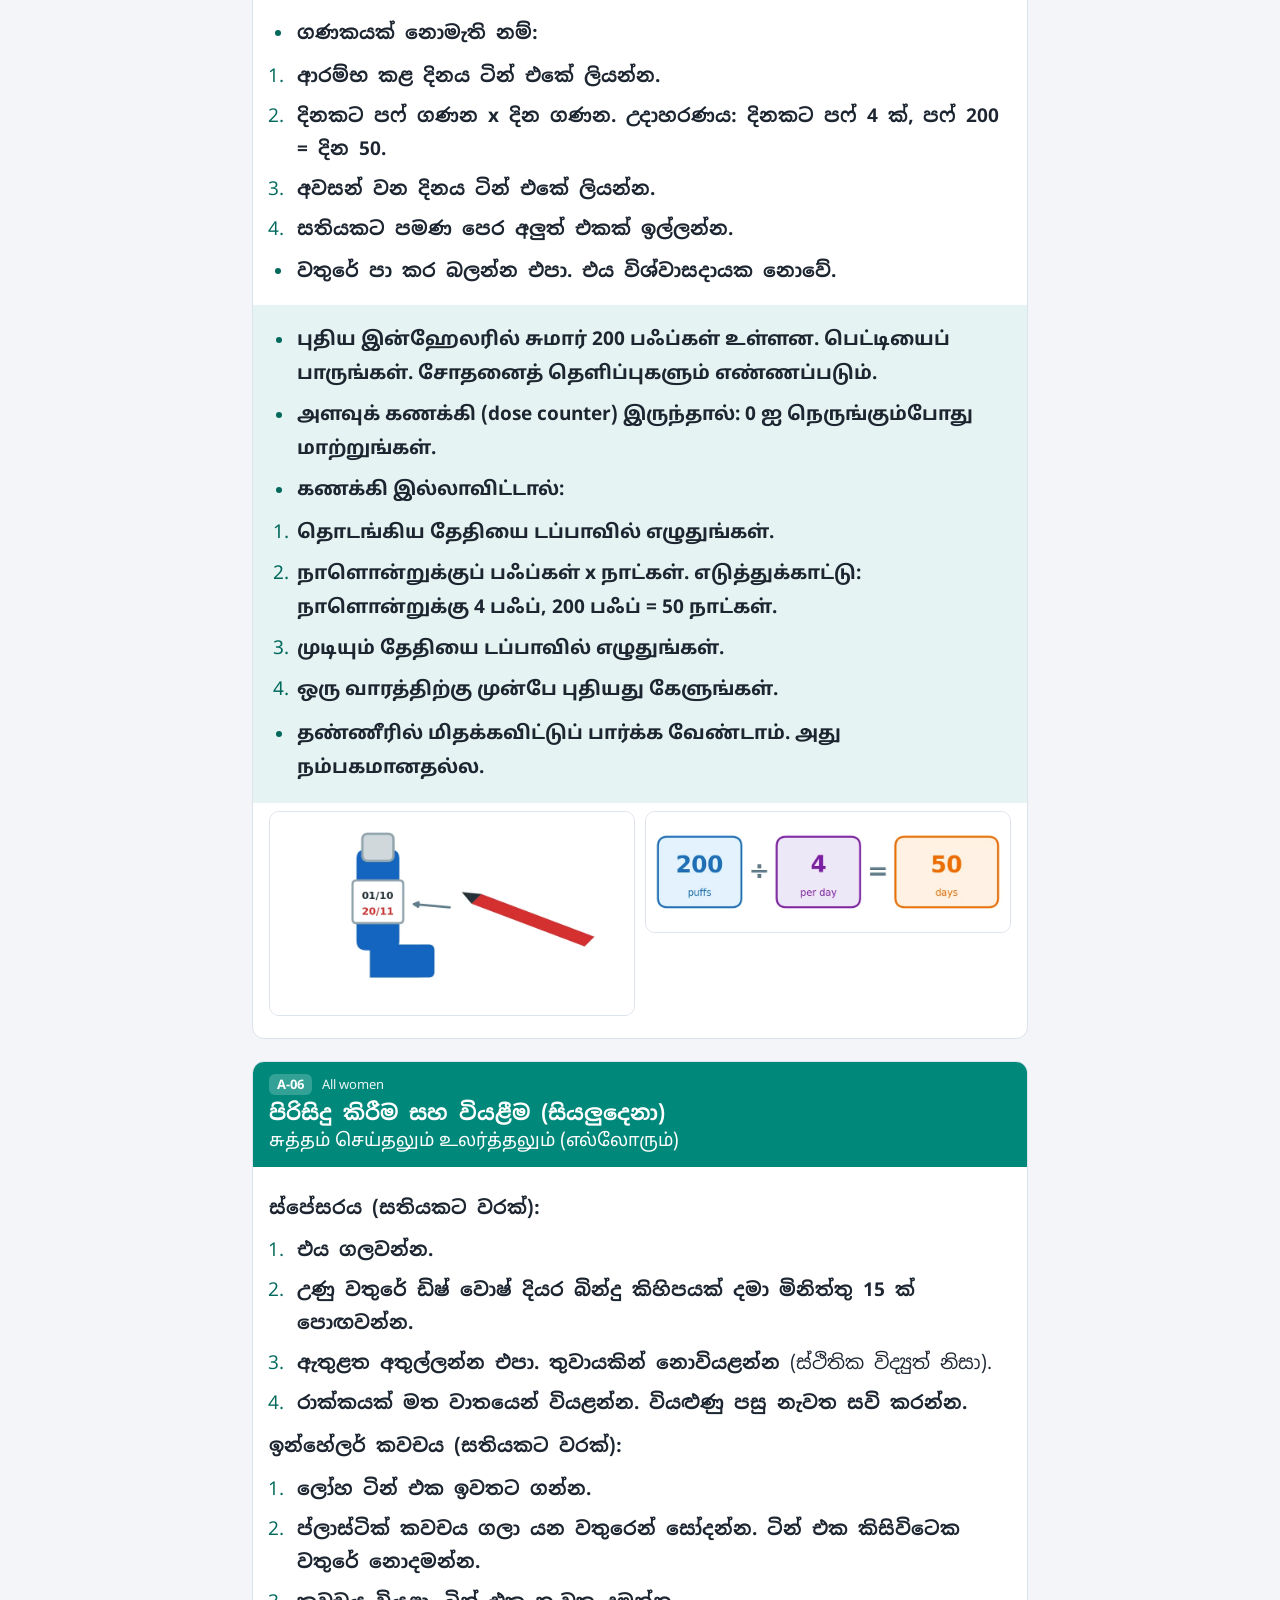
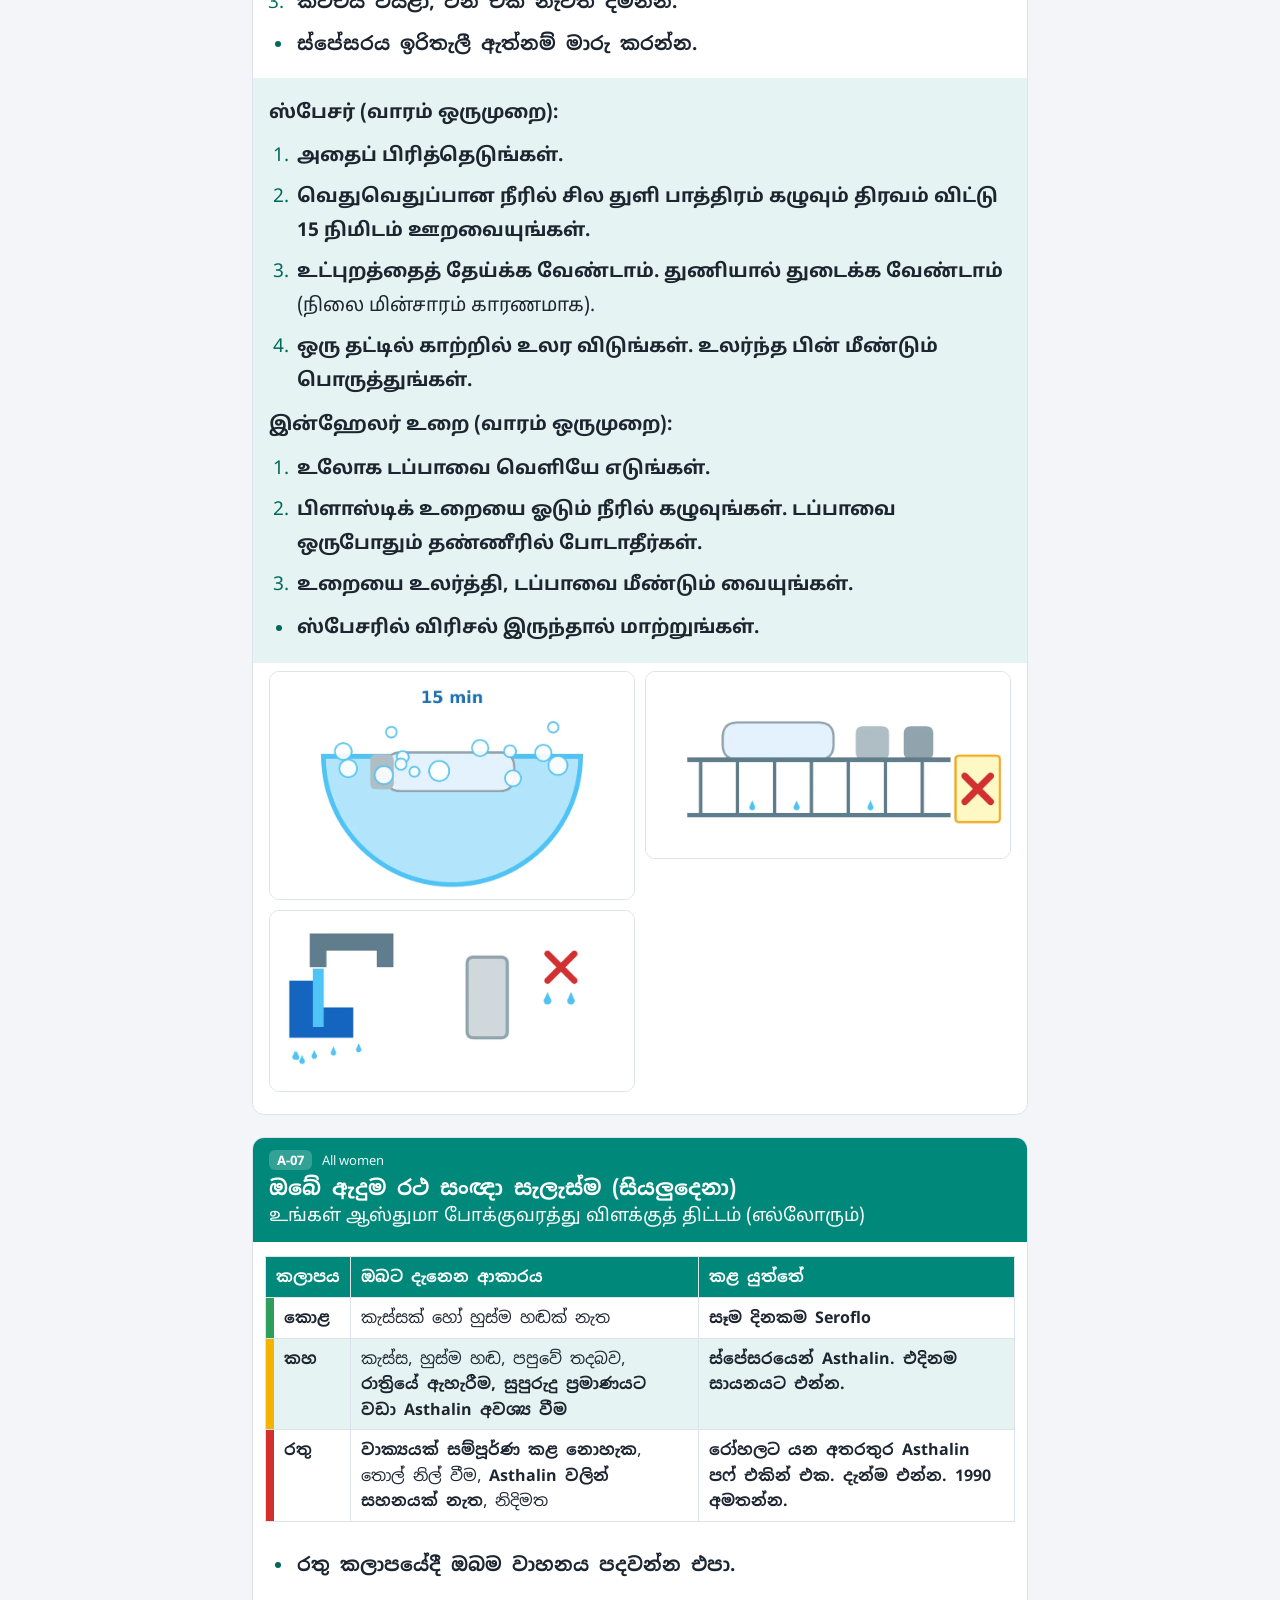
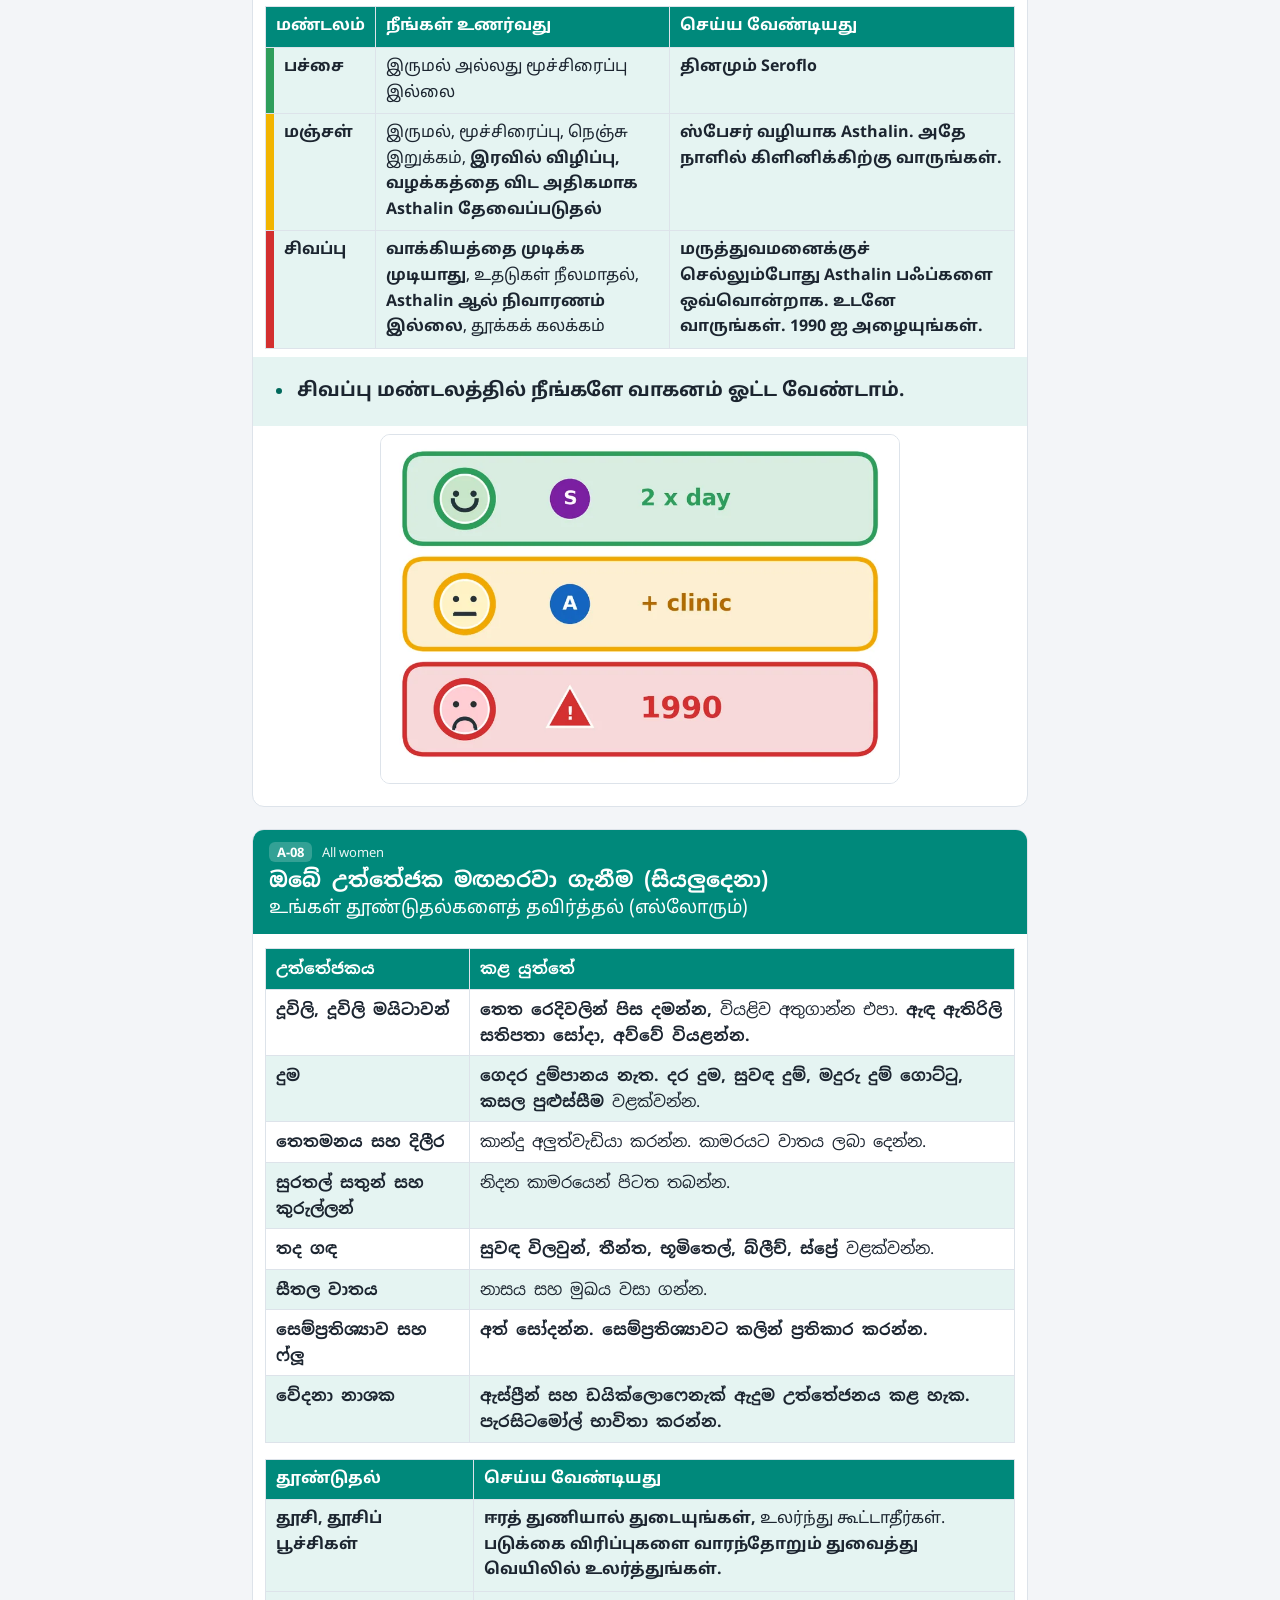
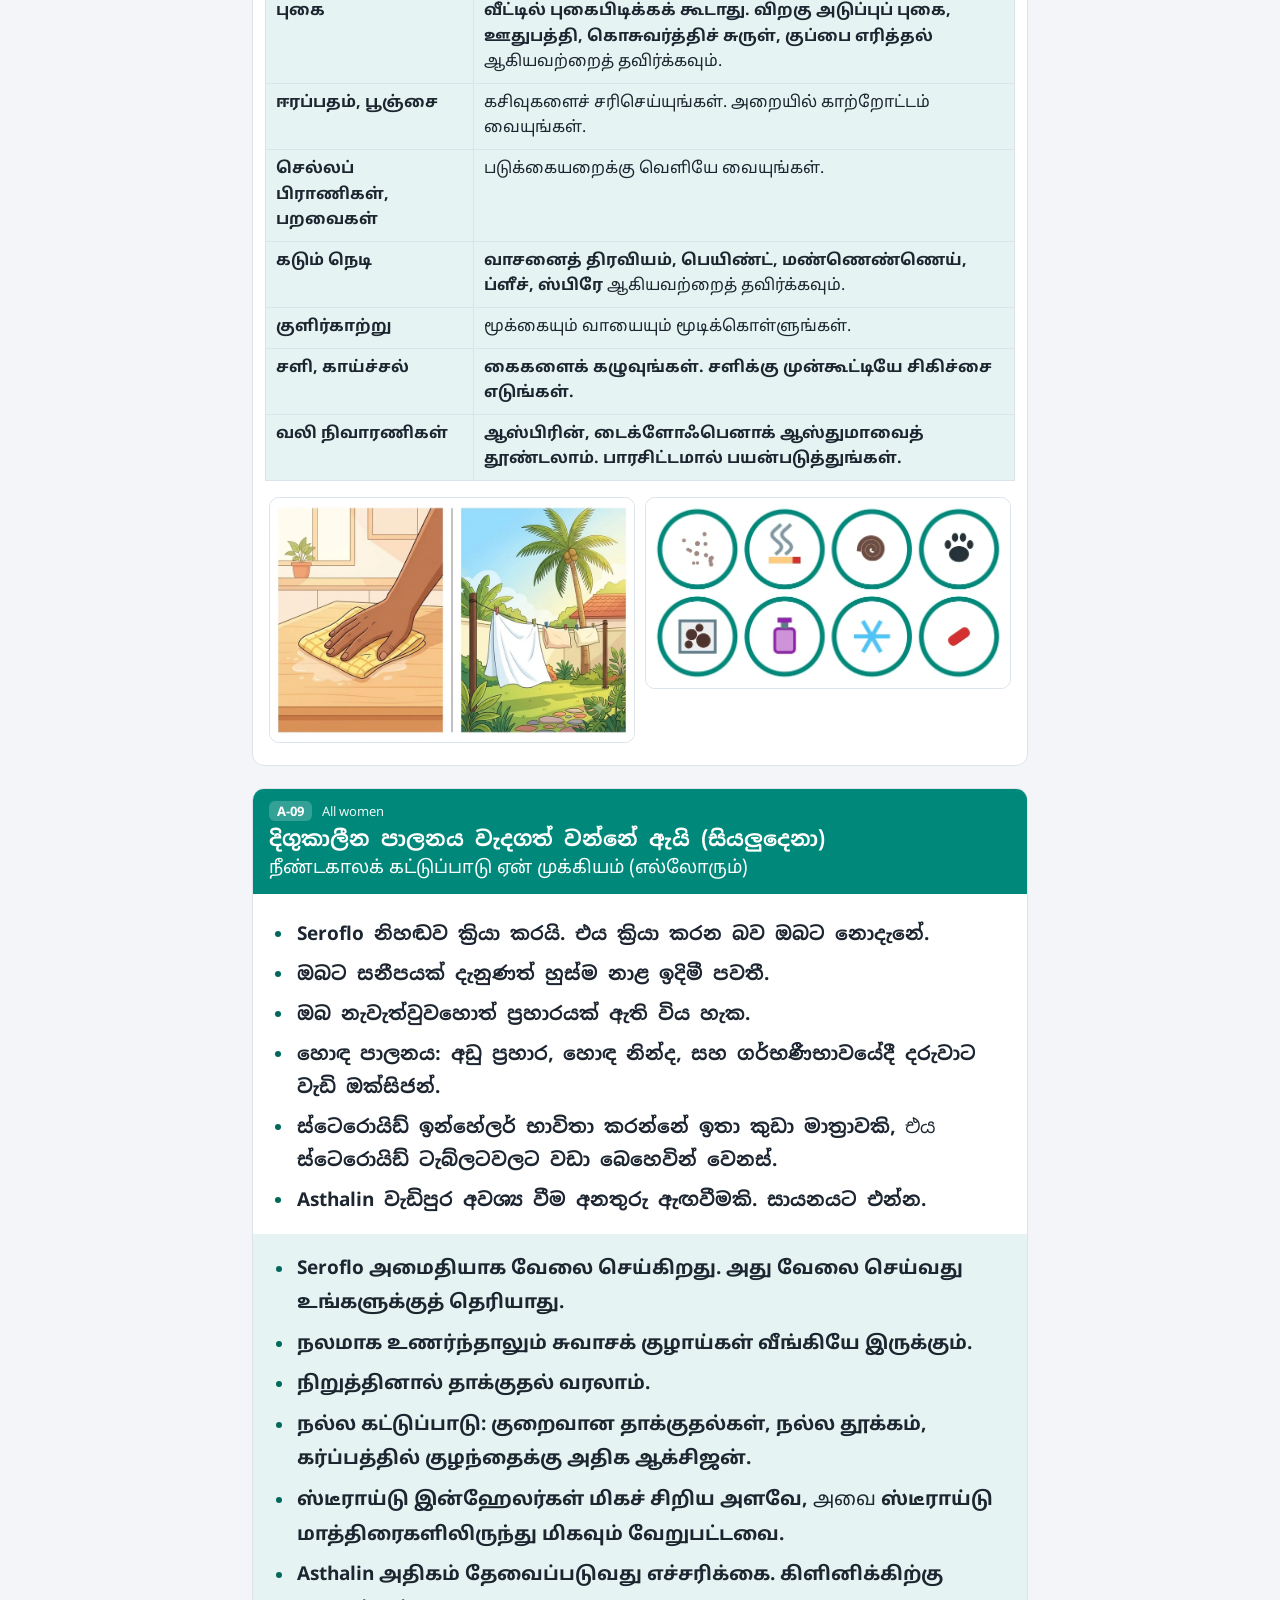
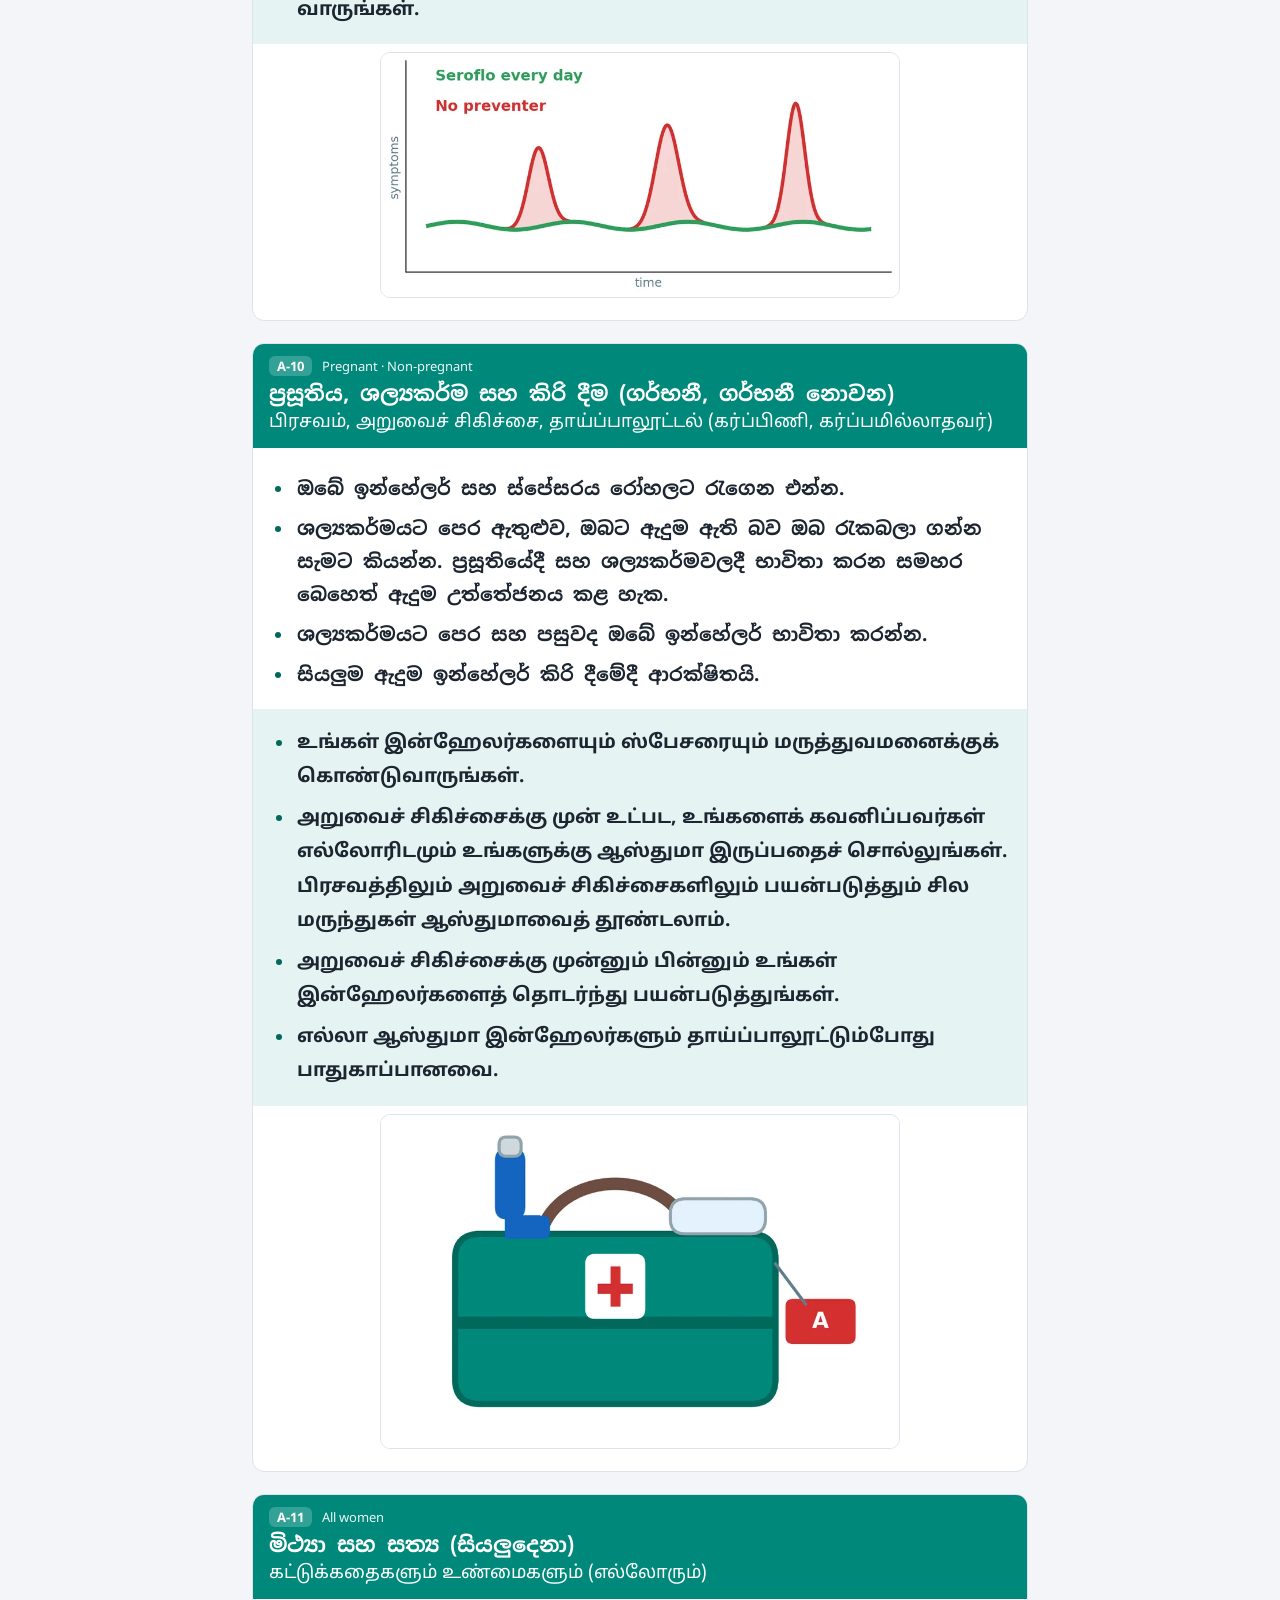
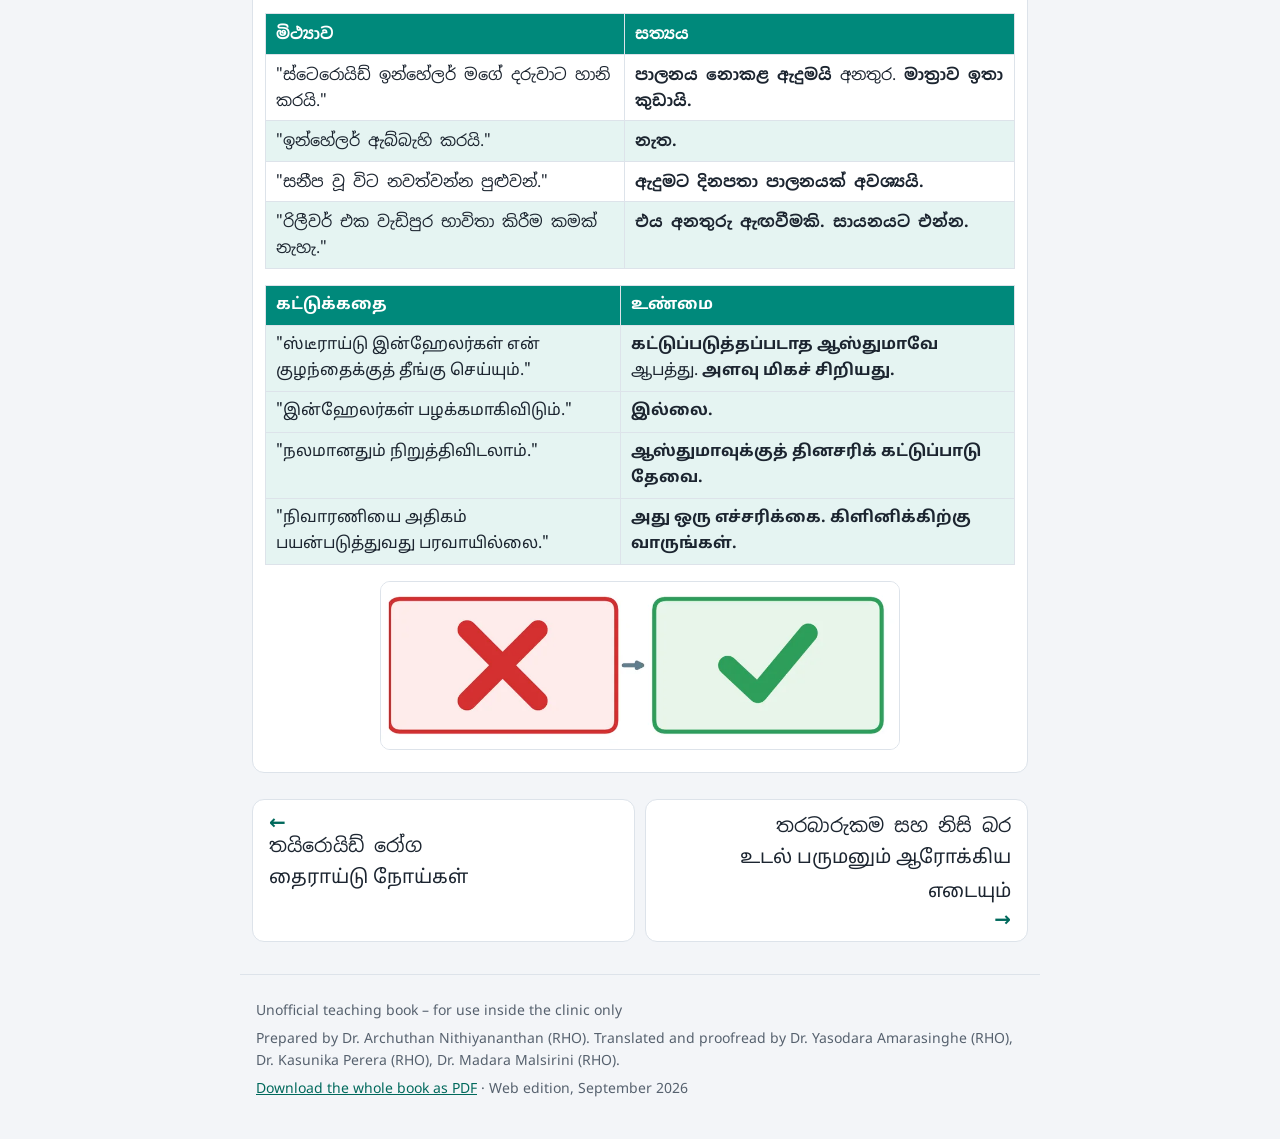
<file: chapter-4.html>
<!doctype html>
<html lang="en" data-lang="both">
<head>
<meta charset="utf-8">
<meta name="viewport" content="width=device-width, initial-scale=1, viewport-fit=cover">
<title>ඇදුම · ஆஸ்துமா — කාන්තා සෞඛ්‍ය පොත</title>
<meta name="description" content="කාන්තා සෞඛ්‍ය රෝගී අධ්‍යාපන පොත · பெண்கள் நலம் – நோயாளர் கல்விப் புத்தகம்">
<meta name="theme-color" content="#00897b">
<link rel="icon" href="assets/favicon.svg" type="image/svg+xml">
<link rel="preconnect" href="https://fonts.googleapis.com"><link rel="preconnect" href="https://fonts.gstatic.com" crossorigin>
<link rel="stylesheet" href="https://fonts.googleapis.com/css2?family=Noto+Sans+Sinhala:wght@400;700&family=Noto+Sans+Tamil:wght@400;700&family=Noto+Sans:wght@400;700&display=swap">
<link rel="stylesheet" href="assets/style.css">
<script>try{var l=localStorage.getItem('whb_lang');if(l==='si'||l==='ta'||l==='both')document.documentElement.dataset.lang=l}catch(e){}</script>
</head>
<body class="" style="--accent:#00897b;--ink-accent:#00695c;--tint:#e5f4f2">
<a class="skip" href="#main">Skip to content</a>
<div class="bar"><div class="barin">
<button class="menubtn" id="menubtn" aria-expanded="false" aria-controls="menu" aria-label="Contents"><span></span><span></span><span></span></button>
<a class="sos" href="start.html#F-02" aria-label="Emergency: come to hospital immediately">!</a>
<div class="lang" role="group" aria-label="Language">
<button data-set="si" class="fsi">සිංහල</button><button data-set="ta" class="fta">தமிழ்</button><button data-set="both" class="fsi">සිං + த</button>
</div></div><nav id="menu" aria-label="Contents" hidden><div class="mwrap"><a class="mi home" href="index.html"><span lang="si">මුල් පිටුව</span><span lang="ta">முகப்பு</span></a><a class="mi emerg" href="start.html#F-02"><span lang="si">වහාම රෝහලට පැමිණෙන්න ! </span><span lang="ta">உடனடியாக மருத்துவமனைக்கு வாருங்கள் (எல்லாப் பெண்களும்)</span></a><a class="mi" href="start.html#F-01"><span lang="si">මෙම පොත භාවිතා කරන ආකාරය</span><span lang="ta">இப்புத்தகத்தைப் பயன்படுத்தும் முறை</span></a><a class="mi" href="chapter-1.html" style="--a:#1e6fb8"><b class="mn">1</b><span class="mt"><span lang="si">දියවැඩියාව (සීනි රෝගය)</span><span lang="ta">நீரிழிவு (சர்க்கரை நோய்)</span></span></a><a class="mi" href="chapter-2.html" style="--a:#c2185b"><b class="mn">2</b><span class="mt"><span lang="si">අධි රුධිර පීඩනය (ප්‍රෙෂර්)</span><span lang="ta">உயர் இரத்த அழுத்தம் (பிரஷர்)</span></span></a><a class="mi" href="chapter-3.html" style="--a:#6a4c9c"><b class="mn">3</b><span class="mt"><span lang="si">තයිරොයිඩ් රෝග</span><span lang="ta">தைராய்டு நோய்கள்</span></span></a><a class="mi on" href="chapter-4.html" style="--a:#00897b"><b class="mn">4</b><span class="mt"><span lang="si">ඇදුම</span><span lang="ta">ஆஸ்துமா</span></span></a><a class="mi" href="chapter-5.html" style="--a:#ef6c00"><b class="mn">5</b><span class="mt"><span lang="si">තරබාරුකම සහ නිසි බර</span><span lang="ta">உடல் பருமனும் ஆரோக்கிய எடையும்</span></span></a><a class="mi" href="forms.html" style="--a:#37474f"><b class="mn">✎</b><span class="mt"><span lang="si">නිදර්ශන පිටු</span><span lang="ta">மாதிரிப் பக்கங்கள்</span></span></a><a class="mi pdf" href="downloads/womens-health-book.pdf" download>PDF ⤓</a></div></nav></div>
<section class="band"><div class="bandin"><div class="cnum">4</div><h1><span lang="si">ඇදුම</span><span lang="ta">ஆஸ்துமா</span></h1></div></section>
<main id="main"><div class="col"><nav class="toc" aria-label="In this chapter"><ul><li class=""><a href="#A-01"><b>A-01</b><span lang="si">ඇදුම යනු කුමක්ද? (සියලුදෙනා)</span><span lang="ta">ஆஸ்துமா என்றால் என்ன? (எல்லோரும்)</span></a></li><li class=""><a href="#A-02"><b>A-02</b><span lang="si">ඇදුම සහ ගර්භණීභාවය (ගර්භනී)</span><span lang="ta">ஆஸ்துமாவும் கர்ப்பமும் (கர்ப்பிணி)</span></a></li><li class=""><a href="#A-03"><b>A-03</b><span lang="si">ඔබේ ඉන්හේලර් දෙක (සියලුදෙනා)</span><span lang="ta">உங்கள் இரண்டு இன்ஹேலர்கள் (எல்லோரும்)</span></a></li><li class=""><a href="#A-04"><b>A-04</b><span lang="si">ස්පේසරය සමඟ ඉන්හේලරය භාවිතා කිරීම (සියලුදෙනා)</span><span lang="ta">ஸ்பேசருடன் இன்ஹேலரைப் பயன்படுத்தும் முறை (எல்லோரும்)</span></a></li><li class=""><a href="#A-05"><b>A-05</b><span lang="si">ඉන්හේලරය අවසන් වන විට හඳුනාගැනීම (සියලුදෙනා)</span><span lang="ta">இன்ஹேலர் கிட்டத்தட்ட காலியாவதை அறிதல் (எல்லோரும்)</span></a></li><li class=""><a href="#A-06"><b>A-06</b><span lang="si">පිරිසිදු කිරීම සහ වියළීම (සියලුදෙනා)</span><span lang="ta">சுத்தம் செய்தலும் உலர்த்தலும் (எல்லோரும்)</span></a></li><li class=""><a href="#A-07"><b>A-07</b><span lang="si">ඔබේ ඇදුම රථ සංඥා සැලැස්ම (සියලුදෙනා)</span><span lang="ta">உங்கள் ஆஸ்துமா போக்குவரத்து விளக்குத் திட்டம் (எல்லோரும்)</span></a></li><li class=""><a href="#A-08"><b>A-08</b><span lang="si">ඔබේ උත්තේජක මඟහරවා ගැනීම (සියලුදෙනා)</span><span lang="ta">உங்கள் தூண்டுதல்களைத் தவிர்த்தல் (எல்லோரும்)</span></a></li><li class=""><a href="#A-09"><b>A-09</b><span lang="si">දිගුකාලීන පාලනය වැදගත් වන්නේ ඇයි (සියලුදෙනා)</span><span lang="ta">நீண்டகாலக் கட்டுப்பாடு ஏன் முக்கியம் (எல்லோரும்)</span></a></li><li class=""><a href="#A-10"><b>A-10</b><span lang="si">ප්‍රසූතිය, ශල්‍යකර්ම සහ කිරි දීම (ගර්භනී, ගර්භනී නොවන)</span><span lang="ta">பிரசவம், அறுவைச் சிகிச்சை, தாய்ப்பாலூட்டல் (கர்ப்பிணி, கர்ப்பமில்லாதவர்)</span></a></li><li class=""><a href="#A-11"><b>A-11</b><span lang="si">මිථ්‍යා සහ සත්‍ය (සියලුදෙනා)</span><span lang="ta">கட்டுக்கதைகளும் உண்மைகளும் (எல்லோரும்)</span></a></li></ul></nav><section class="block" id="A-01"><header class="bh"><div class="bid"><a href="#A-01">A-01</a><span class="tag">All women</span></div><h3 lang="si">ඇදුම යනු කුමක්ද? (සියලුදෙනා)</h3><h3 lang="ta">ஆஸ்துமா என்றால் என்ன? (எல்லோரும்)</h3></header><div class="bb"><div class="txt" lang="si"><ul><li><strong>දිගුකාලීන රෝගයකි.</strong> <strong>හුස්ම නාළ ඉදිමී පටු වේ.</strong></li><li><strong>ලක්ෂණ:</strong> <strong>කැස්ස (බොහෝවිට රාත්‍රියේදී)</strong>, <strong>හුස්ම හඬ (විසිල් ශබ්දය)</strong>, <strong>හුස්ම හිරවීම</strong>, <strong>පපුවේ තදබව.</strong></li><li><strong>උත්තේජක:</strong> දූවිලි, දුම, සීතල වාතය, ආසාදන, තද ගඳ, ව්‍යායාම.</li></ul></div><div class="txt" lang="ta"><ul><li><strong>நீண்டகால நோய்.</strong> <strong>சுவாசக் குழாய்கள் வீங்கிச் சுருங்கும்.</strong></li><li><strong>அறிகுறிகள்:</strong> <strong>இருமல் (பெரும்பாலும் இரவில்)</strong>, <strong>மூச்சிரைப்பு (விசில் சத்தம்)</strong>, <strong>மூச்சுத் திணறல்</strong>, <strong>நெஞ்சு இறுக்கம்.</strong></li><li><strong>தூண்டுதல்கள்:</strong> தூசி, புகை, குளிர்காற்று, தொற்றுகள், கடும் நெடி, உடற்பயிற்சி.</li></ul></div><div class="gallery n1"><figure class="pic"><img src="assets/img/image85.webp" width="900" height="336" loading="lazy" alt="ඇදුම යනු කුමක්ද? (සියලුදෙනා) / ஆஸ்துமா என்றால் என்ன? (எல்லோரும்)"></figure></div></div></section><section class="block" id="A-02"><header class="bh"><div class="bid"><a href="#A-02">A-02</a><span class="tag">Pregnant</span></div><h3 lang="si">ඇදුම සහ ගර්භණීභාවය (ගර්භනී)</h3><h3 lang="ta">ஆஸ்துமாவும் கர்ப்பமும் (கர்ப்பிணி)</h3></header><div class="bb"><div class="txt" lang="si"><ul><li><strong>ඇදුම ඇති බොහෝ කාන්තාවන්ට නිරෝගී ගර්භණීභාවයක් ඇත.</strong></li><li><strong>ඇදුම හොඳ වීමට, නරක වීමට හෝ එසේම පැවතීමට පුළුවන්.</strong></li><li><strong>පාලනය නොකළ ඇදුමයි අනතුර.</strong> <strong>දරුවාට ඔක්සිජන් අඩු වේ.</strong></li><li><strong>ඇදුම බෙහෙත් ගර්භණීභාවයේදී සහ කිරි දීමේදී ආරක්ෂිතයි.</strong> <strong>ප්‍රතිකාර නොකළ ඇදුමේ අවදානම වැඩිය.</strong></li></ul></div><div class="txt" lang="ta"><ul><li><strong>ஆஸ்துமா உள்ள பெரும்பாலான பெண்களுக்கு ஆரோக்கியமான கர்ப்பம் அமையும்.</strong></li><li><strong>ஆஸ்துமா குறையலாம், அதிகரிக்கலாம் அல்லது அப்படியே இருக்கலாம்.</strong></li><li><strong>கட்டுப்படுத்தப்படாத ஆஸ்துமாவே ஆபத்து.</strong> <strong>குழந்தைக்கு ஆக்சிஜன் குறையும்.</strong></li><li><strong>ஆஸ்துமா மருந்துகள் கர்ப்பத்திலும் தாய்ப்பாலூட்டும்போதும் பாதுகாப்பானவை.</strong> <strong>சிகிச்சையில்லாத ஆஸ்துமாவின் ஆபத்தே அதிகம்.</strong></li></ul></div><div class="gallery n1"><figure class="pic"><img src="assets/img/image58.webp" width="900" height="97" loading="lazy" alt="ඇදුම සහ ගර්භණීභාවය (ගර්භනී) / ஆஸ்துமாவும் கர்ப்பமும் (கர்ப்பிணி)"></figure></div></div></section><section class="block" id="A-03"><header class="bh"><div class="bid"><a href="#A-03">A-03</a><span class="tag">All women</span></div><h3 lang="si">ඔබේ ඉන්හේලර් දෙක (සියලුදෙනා)</h3><h3 lang="ta">உங்கள் இரண்டு இன்ஹேலர்கள் (எல்லோரும்)</h3></header><div class="bb"><div class="tw"><table class="hd stack" lang="si"><thead><tr><th style="background:#00897b"></th><th style="background:#00897b"><span class="w"><strong>Asthalin (සහන දෙන - RELIEVER)</strong></span></th><th style="background:#00897b"><span class="w"><strong>Seroflo (වළක්වන - PREVENTER)</strong></span></th></tr></thead><tbody><tr><td data-label=""><strong>ක්‍රියා කරන ආකාරය</strong></td><td data-label="Asthalin (සහන දෙන - RELIEVER)"><strong>හුස්ම නාළ ඉක්මනින් විවර කරයි</strong></td><td data-label="Seroflo (වළක්වන - PREVENTER)"><strong>ඉදිමීම සන්සුන් කරයි</strong> (දින කිහිපයකින් ක්‍රියා කරයි)</td></tr><tr><td style="background:#e5f4f2" data-label=""><strong>කවදාද</strong></td><td style="background:#e5f4f2" data-label="Asthalin (සහන දෙන - RELIEVER)"><strong>ලක්ෂණ ඇති විට පමණි</strong></td><td style="background:#e5f4f2" data-label="Seroflo (වළක්වන - PREVENTER)"><strong>සෑම දිනකම, උදේ සහ සවස, සනීපෙන් සිටියත්</strong></td></tr><tr><td data-label=""><strong>ඔබේ මාත්‍රාව</strong></td><td data-label="Asthalin (සහන දෙන - RELIEVER)">අවශ්‍ය විට ____ පෆ්</td><td data-label="Seroflo (වළක්වන - PREVENTER)">උදේ සහ සවස ____ පෆ්</td></tr><tr><td style="background:#e5f4f2" data-label=""><strong>භාවිතයෙන් පසු</strong></td><td style="background:#e5f4f2" data-label="Asthalin (සහන දෙන - RELIEVER)"></td><td style="background:#e5f4f2" data-label="Seroflo (වළක්වන - PREVENTER)"><strong>කට සෝදා කෙළ ගසන්න</strong></td></tr><tr><td data-label=""><strong>වර්ණය</strong></td><td data-label="Asthalin (සහන දෙන - RELIEVER)"><strong>නිල්</strong> ඉන්හේලරය</td><td data-label="Seroflo (වළක්වන - PREVENTER)"><strong>දම්</strong> ඉන්හේලරය</td></tr></tbody></table></div><div class="txt" lang="si"><ul><li><strong>"නිල් Asthalin = ප්‍රහාරය. දම් Seroflo = සෑම දිනකම."</strong></li><li><strong>දෙකම Aerolife ස්පේසරය සමඟ.</strong></li><li><strong>Seroflo ප්‍රහාරයක් නවත්වන්නේ නැත.</strong></li></ul></div><div class="tw"><table class="hd stack" lang="ta"><thead><tr><th style="background:#00897b"></th><th style="background:#00897b"><span class="w"><strong>Asthalin (நிவாரணி - RELIEVER)</strong></span></th><th style="background:#00897b"><span class="w"><strong>Seroflo (தடுப்பான் - PREVENTER)</strong></span></th></tr></thead><tbody><tr><td data-label=""><strong>வேலை</strong></td><td data-label="Asthalin (நிவாரணி - RELIEVER)"><strong>சுவாசக் குழாய்களை விரைவாகத் திறக்கும்</strong></td><td data-label="Seroflo (தடுப்பான் - PREVENTER)"><strong>வீக்கத்தைத் தணிக்கும்</strong> (சில நாட்களில் செயல்படும்)</td></tr><tr><td style="background:#e5f4f2" data-label=""><strong>எப்போது</strong></td><td style="background:#e5f4f2" data-label="Asthalin (நிவாரணி - RELIEVER)"><strong>அறிகுறிகள் இருக்கும்போது மட்டும்</strong></td><td style="background:#e5f4f2" data-label="Seroflo (தடுப்பான் - PREVENTER)"><strong>தினமும், காலையும் மாலையும், நலமாக இருந்தாலும்</strong></td></tr><tr><td data-label=""><strong>உங்கள் அளவு</strong></td><td data-label="Asthalin (நிவாரணி - RELIEVER)">தேவைப்படும்போது ____ பஃப்</td><td data-label="Seroflo (தடுப்பான் - PREVENTER)">காலை, மாலை ____ பஃப்</td></tr><tr><td style="background:#e5f4f2" data-label=""><strong>பயன்படுத்திய பின்</strong></td><td style="background:#e5f4f2" data-label="Asthalin (நிவாரணி - RELIEVER)"></td><td style="background:#e5f4f2" data-label="Seroflo (தடுப்பான் - PREVENTER)"><strong>வாயைக் கொப்பளித்துத் துப்புங்கள்</strong></td></tr><tr><td data-label=""><strong>நிறம்</strong></td><td data-label="Asthalin (நிவாரணி - RELIEVER)"><strong>நீல</strong> இன்ஹேலர்</td><td data-label="Seroflo (தடுப்பான் - PREVENTER)"><strong>ஊதா</strong> இன்ஹேலர்</td></tr></tbody></table></div><div class="txt" lang="ta"><ul><li><strong>"நீல Asthalin = தாக்குதலின் போது. ஊதா Seroflo = தினமும்."</strong></li><li><strong>இரண்டும் Aerolife ஸ்பேசருடன்.</strong></li><li><strong>Seroflo தாக்குதலை நிறுத்தாது.</strong></li></ul></div><div class="gallery n1"><figure class="pic"><img src="assets/img/image51.webp" width="900" height="439" loading="lazy" alt="ඔබේ ඉන්හේලර් දෙක (සියලුදෙනා) / உங்கள் இரண்டு இன்ஹேலர்கள் (எல்லோரும்)"></figure></div></div></section><section class="block" id="A-04"><header class="bh"><div class="bid"><a href="#A-04">A-04</a><span class="tag">All women</span></div><h3 lang="si">ස්පේසරය සමඟ ඉන්හේලරය භාවිතා කිරීම (සියලුදෙනා)</h3><h3 lang="ta">ஸ்பேசருடன் இன்ஹேலரைப் பயன்படுத்தும் முறை (எல்லோரும்)</h3></header><div class="bb"><div class="txt" lang="si"><ol start="1"><li><strong>පියන ඉවත් කරන්න.</strong> ඉන්හේලරය <strong>සොලවන්න.</strong></li><li><strong>එය ස්පේසරයට සවි කරන්න.</strong></li><li><strong>කෙළින් හිඳ හෝ සිට ගන්න.</strong> <strong>හුස්ම පිටකරන්න.</strong></li><li>මුඛ කොටස වටා <strong>ඔබේ තොල් තද කරගන්න.</strong></li><li><strong>එක් පෆ් එකක් පමණක් එබන්න.</strong></li><li><strong>සෙමින් ගැඹුරින් හුස්ම ගන්න.</strong> <strong>තත්පර 10 ක් හුස්ම රඳවා ගන්න.</strong> <em>නැතහොත් ස්පේසරය හරහා සෙමින් 5 වතාවක් හුස්ම ගෙන පිටකරන්න.</em></li><li><strong>තවත් පෆ් එකක් අවශ්‍යද? තත්පර 30-60 ක් රැඳී සිටින්න. නැවත සොලවන්න. එකවර එක පෆ් එකක් පමණි.</strong></li><li><strong>Seroflo පමණි: කට සෝදා කෙළ ගසන්න.</strong></li></ol><ul><li><strong>දෙකම භාවිතා කරන්නේ නම්: මුලින් Asthalin, මිනිත්තු 5 කට පසු Seroflo.</strong></li><li><strong>අලුත් ඉන්හේලරයක් හෝ දිගු කාලයක් භාවිතා නොකළ එකක්: මුලින් වාතයට එක් වරක් හෝ දෙවරක් ඉසින්න</strong> (පත්‍රිකාවේ සඳහන් පරිදි).</li><li><strong>ඉගැන්වන අයට: සෑම පැමිණීමකදීම ඇයට එය පෙන්වන ලෙස ඉල්ලන්න.</strong></li></ul></div><div class="txt" lang="ta"><ol start="1"><li><strong>மூடியை அகற்றுங்கள்.</strong> இன்ஹேலரை <strong>குலுக்குங்கள்.</strong></li><li><strong>அதை ஸ்பேசரில் பொருத்துங்கள்.</strong></li><li><strong>நிமிர்ந்து உட்காருங்கள் அல்லது நில்லுங்கள்.</strong> <strong>மூச்சை வெளியே விடுங்கள்.</strong></li><li>வாய்ப்பகுதியைச் சுற்றி <strong>உதடுகளை இறுக்கமாக மூடுங்கள்.</strong></li><li><strong>ஒரே ஒரு பஃப் மட்டும் அழுத்துங்கள்.</strong></li><li><strong>மெதுவாக ஆழமாக உள்ளிழுங்கள்.</strong> <strong>10 விநாடி மூச்சை நிறுத்துங்கள்.</strong> <em>அல்லது ஸ்பேசர் வழியாக மெதுவாக 5 முறை உள்ளிழுத்து வெளிவிடுங்கள்.</em></li><li><strong>இன்னொரு பஃப் தேவையா? 30-60 விநாடி காத்திருங்கள். மீண்டும் குலுக்குங்கள். ஒரு நேரத்தில் ஒரு பஃப் மட்டும்.</strong></li><li><strong>Seroflo மட்டும்: வாயைக் கொப்பளித்துத் துப்புங்கள்.</strong></li></ol><ul><li><strong>இரண்டையும் பயன்படுத்தினால்: முதலில் Asthalin, 5 நிமிடம் கழித்து Seroflo.</strong></li><li><strong>புதிய இன்ஹேலர் அல்லது நீண்ட நாள் பயன்படுத்தாதது: முதலில் காற்றில் ஒன்றிரண்டு முறை தெளியுங்கள்</strong> (துண்டுப்பிரசுரத்தில் உள்ளபடி).</li><li><strong>கற்பிப்பவருக்கு: ஒவ்வொரு வருகையிலும் அவரைச் செய்து காட்டச் சொல்லுங்கள்.</strong></li></ul></div><div class="gallery n4"><figure class="pic"><img src="assets/img/image38.webp" width="900" height="604" loading="lazy" alt="ස්පේසරය සමඟ ඉන්හේලරය භාවිතා කිරීම (සියලුදෙනා) / ஸ்பேசருடன் இன்ஹேலரைப் பயன்படுத்தும் முறை (எல்லோரும்)"></figure><figure class="pic"><img src="assets/img/image42.webp" width="900" height="490" loading="lazy" alt="ස්පේසරය සමඟ ඉන්හේලරය භාවිතා කිරීම (සියලුදෙනා) / ஸ்பேசருடன் இன்ஹேலரைப் பயன்படுத்தும் முறை (எல்லோரும்)"></figure><figure class="pic"><img src="assets/img/image37.webp" width="900" height="490" loading="lazy" alt="ස්පේසරය සමඟ ඉන්හේලරය භාවිතා කිරීම (සියලුදෙනා) / ஸ்பேசருடன் இன்ஹேலரைப் பயன்படுத்தும் முறை (எல்லோரும்)"></figure><figure class="pic"><img src="assets/img/image40.webp" width="900" height="604" loading="lazy" alt="ස්පේසරය සමඟ ඉන්හේලරය භාවිතා කිරීම (සියලුදෙනා) / ஸ்பேசருடன் இன்ஹேலரைப் பயன்படுத்தும் முறை (எல்லோரும்)"></figure></div></div></section><section class="block" id="A-05"><header class="bh"><div class="bid"><a href="#A-05">A-05</a><span class="tag">All women</span></div><h3 lang="si">ඉන්හේලරය අවසන් වන විට හඳුනාගැනීම (සියලුදෙනා)</h3><h3 lang="ta">இன்ஹேலர் கிட்டத்தட்ட காலியாவதை அறிதல் (எல்லோரும்)</h3></header><div class="bb"><div class="txt" lang="si"><ul><li><strong>අලුත් ඉන්හේලරයක පෆ් 200 ක් පමණ ඇත. පෙට්ටිය බලන්න.</strong> <strong>පරීක්ෂණ ඉසීම්ද ගණන් ගැනේ.</strong></li><li><strong>මාත්‍රා ගණකයක් (dose counter) තිබේ නම්: 0 ට ළඟා වන විට මාරු කරන්න.</strong></li><li><strong>ගණකයක් නොමැති නම්:</strong></li></ul><ol start="1"><li><strong>ආරම්භ කළ දිනය ටින් එකේ ලියන්න.</strong></li><li><strong>දිනකට පෆ් ගණන x දින ගණන.</strong> <strong>උදාහරණය: දිනකට පෆ් 4 ක්, පෆ් 200 = දින 50.</strong></li><li><strong>අවසන් වන දිනය ටින් එකේ ලියන්න.</strong></li><li><strong>සතියකට පමණ පෙර අලුත් එකක් ඉල්ලන්න.</strong></li></ol><ul><li><strong>වතුරේ පා කර බලන්න එපා.</strong> <strong>එය විශ්වාසදායක නොවේ.</strong></li></ul></div><div class="txt" lang="ta"><ul><li><strong>புதிய இன்ஹேலரில் சுமார் 200 பஃப்கள் உள்ளன. பெட்டியைப் பாருங்கள்.</strong> <strong>சோதனைத் தெளிப்புகளும் எண்ணப்படும்.</strong></li><li><strong>அளவுக் கணக்கி (dose counter) இருந்தால்: 0 ஐ நெருங்கும்போது மாற்றுங்கள்.</strong></li><li><strong>கணக்கி இல்லாவிட்டால்:</strong></li></ul><ol start="1"><li><strong>தொடங்கிய தேதியை டப்பாவில் எழுதுங்கள்.</strong></li><li><strong>நாளொன்றுக்குப் பஃப்கள் x நாட்கள்.</strong> <strong>எடுத்துக்காட்டு: நாளொன்றுக்கு 4 பஃப், 200 பஃப் = 50 நாட்கள்.</strong></li><li><strong>முடியும் தேதியை டப்பாவில் எழுதுங்கள்.</strong></li><li><strong>ஒரு வாரத்திற்கு முன்பே புதியது கேளுங்கள்.</strong></li></ol><ul><li><strong>தண்ணீரில் மிதக்கவிட்டுப் பார்க்க வேண்டாம்.</strong> <strong>அது நம்பகமானதல்ல.</strong></li></ul></div><div class="gallery n2"><figure class="pic"><img src="assets/img/image39.webp" width="900" height="504" loading="lazy" alt="ඉන්හේලරය අවසන් වන විට හඳුනාගැනීම (සියලුදෙනා) / இன்ஹேலர் கிட்டத்தட்ட காலியாவதை அறிதல் (எல்லோரும்)"></figure><figure class="pic"><img src="assets/img/image45.webp" width="900" height="297" loading="lazy" alt="ඉන්හේලරය අවසන් වන විට හඳුනාගැනීම (සියලුදෙනා) / இன்ஹேலர் கிட்டத்தட்ட காலியாவதை அறிதல் (எல்லோரும்)"></figure></div></div></section><section class="block" id="A-06"><header class="bh"><div class="bid"><a href="#A-06">A-06</a><span class="tag">All women</span></div><h3 lang="si">පිරිසිදු කිරීම සහ වියළීම (සියලුදෙනා)</h3><h3 lang="ta">சுத்தம் செய்தலும் உலர்த்தலும் (எல்லோரும்)</h3></header><div class="bb"><div class="txt" lang="si"><p><strong>ස්පේසරය (සතියකට වරක්):</strong></p><ol start="1"><li><strong>එය ගලවන්න.</strong></li><li><strong>උණු වතුරේ ඩිෂ් වොෂ් දියර බින්දු කිහිපයක් දමා මිනිත්තු 15 ක් පොඟවන්න.</strong></li><li><strong>ඇතුළත අතුල්ලන්න එපා. තුවායකින් නොවියළන්න</strong> (ස්ථිතික විද්‍යුත් නිසා).</li><li><strong>රාක්කයක් මත වාතයෙන් වියළන්න.</strong> <strong>වියළුණු පසු නැවත සවි කරන්න.</strong></li></ol><p><strong>ඉන්හේලර් කවචය (සතියකට වරක්):</strong></p><ol start="1"><li><strong>ලෝහ ටින් එක ඉවතට ගන්න.</strong></li><li><strong>ප්ලාස්ටික් කවචය ගලා යන වතුරෙන් සෝදන්න.</strong> <strong>ටින් එක කිසිවිටෙක වතුරේ නොදමන්න.</strong></li><li><strong>කවචය වියළා, ටින් එක නැවත දමන්න.</strong></li></ol><ul><li><strong>ස්පේසරය ඉරිතැලී ඇත්නම් මාරු කරන්න.</strong></li></ul></div><div class="txt" lang="ta"><p><strong>ஸ்பேசர் (வாரம் ஒருமுறை):</strong></p><ol start="1"><li><strong>அதைப் பிரித்தெடுங்கள்.</strong></li><li><strong>வெதுவெதுப்பான நீரில் சில துளி பாத்திரம் கழுவும் திரவம் விட்டு 15 நிமிடம் ஊறவையுங்கள்.</strong></li><li><strong>உட்புறத்தைத் தேய்க்க வேண்டாம். துணியால் துடைக்க வேண்டாம்</strong> (நிலை மின்சாரம் காரணமாக).</li><li><strong>ஒரு தட்டில் காற்றில் உலர விடுங்கள்.</strong> <strong>உலர்ந்த பின் மீண்டும் பொருத்துங்கள்.</strong></li></ol><p><strong>இன்ஹேலர் உறை (வாரம் ஒருமுறை):</strong></p><ol start="1"><li><strong>உலோக டப்பாவை வெளியே எடுங்கள்.</strong></li><li><strong>பிளாஸ்டிக் உறையை ஓடும் நீரில் கழுவுங்கள்.</strong> <strong>டப்பாவை ஒருபோதும் தண்ணீரில் போடாதீர்கள்.</strong></li><li><strong>உறையை உலர்த்தி, டப்பாவை மீண்டும் வையுங்கள்.</strong></li></ol><ul><li><strong>ஸ்பேசரில் விரிசல் இருந்தால் மாற்றுங்கள்.</strong></li></ul></div><div class="gallery n3"><figure class="pic"><img src="assets/img/image70.webp" width="869" height="543" loading="lazy" alt="පිරිසිදු කිරීම සහ වියළීම (සියලුදෙනා) / சுத்தம் செய்தலும் உலர்த்தலும் (எல்லோரும்)"></figure><figure class="pic"><img src="assets/img/image52.webp" width="900" height="461" loading="lazy" alt="පිරිසිදු කිරීම සහ වියළීම (සියලුදෙනා) / சுத்தம் செய்தலும் உலர்த்தலும் (எல்லோரும்)"></figure><figure class="pic"><img src="assets/img/image34.webp" width="900" height="443" loading="lazy" alt="පිරිසිදු කිරීම සහ වියළීම (සියලුදෙනා) / சுத்தம் செய்தலும் உலர்த்தலும் (எல்லோரும்)"></figure></div></div></section><section class="block" id="A-07"><header class="bh"><div class="bid"><a href="#A-07">A-07</a><span class="tag">All women</span></div><h3 lang="si">ඔබේ ඇදුම රථ සංඥා සැලැස්ම (සියලුදෙනා)</h3><h3 lang="ta">உங்கள் ஆஸ்துமா போக்குவரத்து விளக்குத் திட்டம் (எல்லோரும்)</h3></header><div class="bb"><div class="tw"><table class="hd stack" lang="si"><thead><tr><th style="background:#00897b"><span class="w"><strong>කලාපය</strong></span></th><th style="background:#00897b"><span class="w"><strong>ඔබට දැනෙන ආකාරය</strong></span></th><th style="background:#00897b"><span class="w"><strong>කළ යුත්තේ</strong></span></th></tr></thead><tbody><tr><td style="box-shadow:inset 8px 0 0 #2e9e5b;padding-left:18px" data-label="කලාපය"><strong>කොළ</strong></td><td data-label="ඔබට දැනෙන ආකාරය">කැස්සක් හෝ හුස්ම හඬක් නැත</td><td data-label="කළ යුත්තේ"><strong>සෑම දිනකම Seroflo</strong></td></tr><tr><td style="background:#e5f4f2;box-shadow:inset 8px 0 0 #f2b400;padding-left:18px" data-label="කලාපය"><strong>කහ</strong></td><td style="background:#e5f4f2" data-label="ඔබට දැනෙන ආකාරය">කැස්ස, හුස්ම හඬ, පපුවේ තදබව, <strong>රාත්‍රියේ ඇහැරීම, සුපුරුදු ප්‍රමාණයට වඩා Asthalin අවශ්‍ය වීම</strong></td><td style="background:#e5f4f2" data-label="කළ යුත්තේ"><strong>ස්පේසරයෙන් Asthalin.</strong> <strong>එදිනම සායනයට එන්න.</strong></td></tr><tr><td style="box-shadow:inset 8px 0 0 #d32f2f;padding-left:18px" data-label="කලාපය"><strong>රතු</strong></td><td data-label="ඔබට දැනෙන ආකාරය"><strong>වාක්‍යයක් සම්පූර්ණ කළ නොහැක</strong>, තොල් නිල් වීම, <strong>Asthalin වලින් සහනයක් නැත</strong>, නිදිමත</td><td data-label="කළ යුත්තේ"><strong>රෝහලට යන අතරතුර Asthalin පෆ් එකින් එක.</strong> <strong>දැන්ම එන්න.</strong> <strong>1990 අමතන්න.</strong></td></tr></tbody></table></div><div class="txt" lang="si"><ul><li><strong>රතු කලාපයේදී ඔබම වාහනය පදවන්න එපා.</strong></li></ul></div><div class="tw"><table class="hd stack" lang="ta"><thead><tr><th style="background:#00897b"><span class="w"><strong>மண்டலம்</strong></span></th><th style="background:#00897b"><span class="w"><strong>நீங்கள் உணர்வது</strong></span></th><th style="background:#00897b"><span class="w"><strong>செய்ய வேண்டியது</strong></span></th></tr></thead><tbody><tr><td style="box-shadow:inset 8px 0 0 #2e9e5b;padding-left:18px" data-label="மண்டலம்"><strong>பச்சை</strong></td><td data-label="நீங்கள் உணர்வது">இருமல் அல்லது மூச்சிரைப்பு இல்லை</td><td data-label="செய்ய வேண்டியது"><strong>தினமும் Seroflo</strong></td></tr><tr><td style="background:#e5f4f2;box-shadow:inset 8px 0 0 #f2b400;padding-left:18px" data-label="மண்டலம்"><strong>மஞ்சள்</strong></td><td style="background:#e5f4f2" data-label="நீங்கள் உணர்வது">இருமல், மூச்சிரைப்பு, நெஞ்சு இறுக்கம், <strong>இரவில் விழிப்பு, வழக்கத்தை விட அதிகமாக Asthalin தேவைப்படுதல்</strong></td><td style="background:#e5f4f2" data-label="செய்ய வேண்டியது"><strong>ஸ்பேசர் வழியாக Asthalin.</strong> <strong>அதே நாளில் கிளினிக்கிற்கு வாருங்கள்.</strong></td></tr><tr><td style="box-shadow:inset 8px 0 0 #d32f2f;padding-left:18px" data-label="மண்டலம்"><strong>சிவப்பு</strong></td><td data-label="நீங்கள் உணர்வது"><strong>வாக்கியத்தை முடிக்க முடியாது</strong>, உதடுகள் நீலமாதல், <strong>Asthalin ஆல் நிவாரணம் இல்லை</strong>, தூக்கக் கலக்கம்</td><td data-label="செய்ய வேண்டியது"><strong>மருத்துவமனைக்குச் செல்லும்போது Asthalin பஃப்களை ஒவ்வொன்றாக.</strong> <strong>உடனே வாருங்கள்.</strong> <strong>1990 ஐ அழையுங்கள்.</strong></td></tr></tbody></table></div><div class="txt" lang="ta"><ul><li><strong>சிவப்பு மண்டலத்தில் நீங்களே வாகனம் ஓட்ட வேண்டாம்.</strong></li></ul></div><div class="gallery n1"><figure class="pic"><img src="assets/img/image65.webp" width="900" height="604" loading="lazy" alt="ඔබේ ඇදුම රථ සංඥා සැලැස්ම (සියලුදෙනා) / உங்கள் ஆஸ்துமா போக்குவரத்து விளக்குத் திட்டம் (எல்லோரும்)"></figure></div></div></section><section class="block" id="A-08"><header class="bh"><div class="bid"><a href="#A-08">A-08</a><span class="tag">All women</span></div><h3 lang="si">ඔබේ උත්තේජක මඟහරවා ගැනීම (සියලුදෙනා)</h3><h3 lang="ta">உங்கள் தூண்டுதல்களைத் தவிர்த்தல் (எல்லோரும்)</h3></header><div class="bb"><div class="tw"><table class="hd stack" lang="si"><thead><tr><th style="background:#00897b"><span class="w"><strong>උත්තේජකය</strong></span></th><th style="background:#00897b"><span class="w"><strong>කළ යුත්තේ</strong></span></th></tr></thead><tbody><tr><td data-label="උත්තේජකය"><strong>දූවිලි, දූවිලි මයිටාවන්</strong></td><td data-label="කළ යුත්තේ"><strong>තෙත රෙදිවලින් පිස දමන්න,</strong> වියළිව අතුගාන්න එපා. <strong>ඇඳ ඇතිරිලි සතිපතා සෝදා, අව්වේ වියළන්න.</strong></td></tr><tr><td style="background:#e5f4f2" data-label="උත්තේජකය"><strong>දුම</strong></td><td style="background:#e5f4f2" data-label="කළ යුත්තේ"><strong>ගෙදර දුම්පානය නැත.</strong> <strong>දර දුම, සුවඳ දුම්, මදුරු දුම් ගොට්ටු, කසල පුළුස්සීම</strong> වළක්වන්න.</td></tr><tr><td data-label="උත්තේජකය"><strong>තෙතමනය සහ දිලීර</strong></td><td data-label="කළ යුත්තේ">කාන්දු අලුත්වැඩියා කරන්න. කාමරයට වාතය ලබා දෙන්න.</td></tr><tr><td style="background:#e5f4f2" data-label="උත්තේජකය"><strong>සුරතල් සතුන් සහ කුරුල්ලන්</strong></td><td style="background:#e5f4f2" data-label="කළ යුත්තේ">නිදන කාමරයෙන් පිටත තබන්න.</td></tr><tr><td data-label="උත්තේජකය"><strong>තද ගඳ</strong></td><td data-label="කළ යුත්තේ"><strong>සුවඳ විලවුන්, තීන්ත, භූමිතෙල්, බ්ලීච්, ස්ප්‍රේ</strong> වළක්වන්න.</td></tr><tr><td style="background:#e5f4f2" data-label="උත්තේජකය"><strong>සීතල වාතය</strong></td><td style="background:#e5f4f2" data-label="කළ යුත්තේ">නාසය සහ මුඛය වසා ගන්න.</td></tr><tr><td data-label="උත්තේජකය"><strong>සෙම්ප්‍රතිශ්‍යාව සහ ෆ්ලූ</strong></td><td data-label="කළ යුත්තේ"><strong>අත් සෝදන්න. සෙම්ප්‍රතිශ්‍යාවට කලින් ප්‍රතිකාර කරන්න.</strong></td></tr><tr><td style="background:#e5f4f2" data-label="උත්තේජකය"><strong>වේදනා නාශක</strong></td><td style="background:#e5f4f2" data-label="කළ යුත්තේ"><strong>ඇස්ප්‍රීන් සහ ඩයික්ලොෆෙනැක් ඇදුම උත්තේජනය කළ හැක.</strong> <strong>පැරසිටමෝල් භාවිතා කරන්න.</strong></td></tr></tbody></table></div><div class="tw"><table class="hd stack" lang="ta"><thead><tr><th style="background:#00897b"><span class="w"><strong>தூண்டுதல்</strong></span></th><th style="background:#00897b"><span class="w"><strong>செய்ய வேண்டியது</strong></span></th></tr></thead><tbody><tr><td data-label="தூண்டுதல்"><strong>தூசி, தூசிப் பூச்சிகள்</strong></td><td data-label="செய்ய வேண்டியது"><strong>ஈரத் துணியால் துடையுங்கள்,</strong> உலர்ந்து கூட்டாதீர்கள். <strong>படுக்கை விரிப்புகளை வாரந்தோறும் துவைத்து வெயிலில் உலர்த்துங்கள்.</strong></td></tr><tr><td style="background:#e5f4f2" data-label="தூண்டுதல்"><strong>புகை</strong></td><td style="background:#e5f4f2" data-label="செய்ய வேண்டியது"><strong>வீட்டில் புகைபிடிக்கக் கூடாது.</strong> <strong>விறகு அடுப்புப் புகை, ஊதுபத்தி, கொசுவர்த்திச் சுருள், குப்பை எரித்தல்</strong> ஆகியவற்றைத் தவிர்க்கவும்.</td></tr><tr><td data-label="தூண்டுதல்"><strong>ஈரப்பதம், பூஞ்சை</strong></td><td data-label="செய்ய வேண்டியது">கசிவுகளைச் சரிசெய்யுங்கள். அறையில் காற்றோட்டம் வையுங்கள்.</td></tr><tr><td style="background:#e5f4f2" data-label="தூண்டுதல்"><strong>செல்லப் பிராணிகள், பறவைகள்</strong></td><td style="background:#e5f4f2" data-label="செய்ய வேண்டியது">படுக்கையறைக்கு வெளியே வையுங்கள்.</td></tr><tr><td data-label="தூண்டுதல்"><strong>கடும் நெடி</strong></td><td data-label="செய்ய வேண்டியது"><strong>வாசனைத் திரவியம், பெயிண்ட், மண்ணெண்ணெய், ப்ளீச், ஸ்பிரே</strong> ஆகியவற்றைத் தவிர்க்கவும்.</td></tr><tr><td style="background:#e5f4f2" data-label="தூண்டுதல்"><strong>குளிர்காற்று</strong></td><td style="background:#e5f4f2" data-label="செய்ய வேண்டியது">மூக்கையும் வாயையும் மூடிக்கொள்ளுங்கள்.</td></tr><tr><td data-label="தூண்டுதல்"><strong>சளி, காய்ச்சல்</strong></td><td data-label="செய்ய வேண்டியது"><strong>கைகளைக் கழுவுங்கள். சளிக்கு முன்கூட்டியே சிகிச்சை எடுங்கள்.</strong></td></tr><tr><td style="background:#e5f4f2" data-label="தூண்டுதல்"><strong>வலி நிவாரணிகள்</strong></td><td style="background:#e5f4f2" data-label="செய்ய வேண்டியது"><strong>ஆஸ்பிரின், டைக்ளோஃபெனாக் ஆஸ்துமாவைத் தூண்டலாம்.</strong> <strong>பாரசிட்டமால் பயன்படுத்துங்கள்.</strong></td></tr></tbody></table></div><div class="gallery n2"><figure class="pic"><img src="assets/img/image16.webp" width="900" height="604" loading="lazy" alt="ඔබේ උත්තේජක මඟහරවා ගැනීම (සියලුදෙනා) / உங்கள் தூண்டுதல்களைத் தவிர்த்தல் (எல்லோரும்)"></figure><figure class="pic"><img src="assets/img/image13.webp" width="742" height="387" loading="lazy" alt="ඔබේ උත්තේජක මඟහරවා ගැනීම (සියලුදෙනා) / உங்கள் தூண்டுதல்களைத் தவிர்த்தல் (எல்லோரும்)"></figure></div></div></section><section class="block" id="A-09"><header class="bh"><div class="bid"><a href="#A-09">A-09</a><span class="tag">All women</span></div><h3 lang="si">දිගුකාලීන පාලනය වැදගත් වන්නේ ඇයි (සියලුදෙනා)</h3><h3 lang="ta">நீண்டகாலக் கட்டுப்பாடு ஏன் முக்கியம் (எல்லோரும்)</h3></header><div class="bb"><div class="txt" lang="si"><ul><li><strong>Seroflo නිහඬව ක්‍රියා කරයි.</strong> <strong>එය ක්‍රියා කරන බව ඔබට නොදැනේ.</strong></li><li><strong>ඔබට සනීපයක් දැනුණත් හුස්ම නාළ ඉදිමී පවතී.</strong></li><li><strong>ඔබ නැවැත්වුවහොත් ප්‍රහාරයක් ඇති විය හැක.</strong></li><li><strong>හොඳ පාලනය: අඩු ප්‍රහාර, හොඳ නින්ද, සහ ගර්භණීභාවයේදී දරුවාට වැඩි ඔක්සිජන්.</strong></li><li><strong>ස්ටෙරොයිඩ් ඉන්හේලර් භාවිතා කරන්නේ ඉතා කුඩා මාත්‍රාවකි,</strong> එය <strong>ස්ටෙරොයිඩ් ටැබ්ලටවලට වඩා බෙහෙවින් වෙනස්.</strong></li><li><strong>Asthalin වැඩිපුර අවශ්‍ය වීම අනතුරු ඇඟවීමකි.</strong> <strong>සායනයට එන්න.</strong></li></ul></div><div class="txt" lang="ta"><ul><li><strong>Seroflo அமைதியாக வேலை செய்கிறது.</strong> <strong>அது வேலை செய்வது உங்களுக்குத் தெரியாது.</strong></li><li><strong>நலமாக உணர்ந்தாலும் சுவாசக் குழாய்கள் வீங்கியே இருக்கும்.</strong></li><li><strong>நிறுத்தினால் தாக்குதல் வரலாம்.</strong></li><li><strong>நல்ல கட்டுப்பாடு: குறைவான தாக்குதல்கள், நல்ல தூக்கம், கர்ப்பத்தில் குழந்தைக்கு அதிக ஆக்சிஜன்.</strong></li><li><strong>ஸ்டீராய்டு இன்ஹேலர்கள் மிகச் சிறிய அளவே,</strong> அவை <strong>ஸ்டீராய்டு மாத்திரைகளிலிருந்து மிகவும் வேறுபட்டவை.</strong></li><li><strong>Asthalin அதிகம் தேவைப்படுவது எச்சரிக்கை.</strong> <strong>கிளினிக்கிற்கு வாருங்கள்.</strong></li></ul></div><div class="gallery n1"><figure class="pic"><img src="assets/img/image27.webp" width="900" height="423" loading="lazy" alt="දිගුකාලීන පාලනය වැදගත් වන්නේ ඇයි (සියලුදෙනා) / நீண்டகாலக் கட்டுப்பாடு ஏன் முக்கியம் (எல்லோரும்)"></figure></div></div></section><section class="block" id="A-10"><header class="bh"><div class="bid"><a href="#A-10">A-10</a><span class="tag">Pregnant · Non-pregnant</span></div><h3 lang="si">ප්‍රසූතිය, ශල්‍යකර්ම සහ කිරි දීම (ගර්භනී, ගර්භනී නොවන)</h3><h3 lang="ta">பிரசவம், அறுவைச் சிகிச்சை, தாய்ப்பாலூட்டல் (கர்ப்பிணி, கர்ப்பமில்லாதவர்)</h3></header><div class="bb"><div class="txt" lang="si"><ul><li><strong>ඔබේ ඉන්හේලර් සහ ස්පේසරය රෝහලට රැගෙන එන්න.</strong></li><li><strong>ශල්‍යකර්මයට පෙර ඇතුළුව, ඔබට ඇදුම ඇති බව ඔබ රැකබලා ගන්න සැමට කියන්න.</strong> <strong>ප්‍රසූතියේදී සහ ශල්‍යකර්මවලදී භාවිතා කරන සමහර බෙහෙත් ඇදුම උත්තේජනය කළ හැක.</strong></li><li><strong>ශල්‍යකර්මයට පෙර සහ පසුවද ඔබේ ඉන්හේලර් භාවිතා කරන්න.</strong></li><li><strong>සියලුම ඇදුම ඉන්හේලර් කිරි දීමේදී ආරක්ෂිතයි.</strong></li></ul></div><div class="txt" lang="ta"><ul><li><strong>உங்கள் இன்ஹேலர்களையும் ஸ்பேசரையும் மருத்துவமனைக்குக் கொண்டுவாருங்கள்.</strong></li><li><strong>அறுவைச் சிகிச்சைக்கு முன் உட்பட, உங்களைக் கவனிப்பவர்கள் எல்லோரிடமும் உங்களுக்கு ஆஸ்துமா இருப்பதைச் சொல்லுங்கள்.</strong> <strong>பிரசவத்திலும் அறுவைச் சிகிச்சைகளிலும் பயன்படுத்தும் சில மருந்துகள் ஆஸ்துமாவைத் தூண்டலாம்.</strong></li><li><strong>அறுவைச் சிகிச்சைக்கு முன்னும் பின்னும் உங்கள் இன்ஹேலர்களைத் தொடர்ந்து பயன்படுத்துங்கள்.</strong></li><li><strong>எல்லா ஆஸ்துமா இன்ஹேலர்களும் தாய்ப்பாலூட்டும்போது பாதுகாப்பானவை.</strong></li></ul></div><div class="gallery n1"><figure class="pic"><img src="assets/img/image23.webp" width="900" height="579" loading="lazy" alt="ප්‍රසූතිය, ශල්‍යකර්ම සහ කිරි දීම (ගර්භනී, ගර්භනී නොවන) / பிரசவம், அறுவைச் சிகிச்சை, தாய்ப்பாலூட்டல் (கர்ப்பிணி, கர்ப்பமில்லாதவர்)"></figure></div></div></section><section class="block" id="A-11"><header class="bh"><div class="bid"><a href="#A-11">A-11</a><span class="tag">All women</span></div><h3 lang="si">මිථ්‍යා සහ සත්‍ය (සියලුදෙනා)</h3><h3 lang="ta">கட்டுக்கதைகளும் உண்மைகளும் (எல்லோரும்)</h3></header><div class="bb"><div class="tw"><table class="hd stack" lang="si"><thead><tr><th style="background:#00897b"><span class="w"><strong>මිථ්‍යාව</strong></span></th><th style="background:#00897b"><span class="w"><strong>සත්‍යය</strong></span></th></tr></thead><tbody><tr><td data-label="මිථ්‍යාව">"ස්ටෙරොයිඩ් ඉන්හේලර් මගේ දරුවාට හානි කරයි."</td><td data-label="සත්‍යය"><strong>පාලනය නොකළ ඇදුමයි</strong> අනතුර. <strong>මාත්‍රාව ඉතා කුඩායි.</strong></td></tr><tr><td style="background:#e5f4f2" data-label="මිථ්‍යාව">"ඉන්හේලර් ඇබ්බැහි කරයි."</td><td style="background:#e5f4f2" data-label="සත්‍යය"><strong>නැත.</strong></td></tr><tr><td data-label="මිථ්‍යාව">"සනීප වූ විට නවත්වන්න පුළුවන්."</td><td data-label="සත්‍යය"><strong>ඇදුමට දිනපතා පාලනයක් අවශ්‍යයි.</strong></td></tr><tr><td style="background:#e5f4f2" data-label="මිථ්‍යාව">"රිලීවර් එක වැඩිපුර භාවිතා කිරීම කමක් නැහැ."</td><td style="background:#e5f4f2" data-label="සත්‍යය"><strong>එය අනතුරු ඇඟවීමකි.</strong> <strong>සායනයට එන්න.</strong></td></tr></tbody></table></div><div class="tw"><table class="hd stack" lang="ta"><thead><tr><th style="background:#00897b"><span class="w"><strong>கட்டுக்கதை</strong></span></th><th style="background:#00897b"><span class="w"><strong>உண்மை</strong></span></th></tr></thead><tbody><tr><td data-label="கட்டுக்கதை">"ஸ்டீராய்டு இன்ஹேலர்கள் என் குழந்தைக்குத் தீங்கு செய்யும்."</td><td data-label="உண்மை"><strong>கட்டுப்படுத்தப்படாத ஆஸ்துமாவே</strong> ஆபத்து. <strong>அளவு மிகச் சிறியது.</strong></td></tr><tr><td style="background:#e5f4f2" data-label="கட்டுக்கதை">"இன்ஹேலர்கள் பழக்கமாகிவிடும்."</td><td style="background:#e5f4f2" data-label="உண்மை"><strong>இல்லை.</strong></td></tr><tr><td data-label="கட்டுக்கதை">"நலமானதும் நிறுத்திவிடலாம்."</td><td data-label="உண்மை"><strong>ஆஸ்துமாவுக்குத் தினசரிக் கட்டுப்பாடு தேவை.</strong></td></tr><tr><td style="background:#e5f4f2" data-label="கட்டுக்கதை">"நிவாரணியை அதிகம் பயன்படுத்துவது பரவாயில்லை."</td><td style="background:#e5f4f2" data-label="உண்மை"><strong>அது ஒரு எச்சரிக்கை.</strong> <strong>கிளினிக்கிற்கு வாருங்கள்.</strong></td></tr></tbody></table></div><div class="gallery n1"><figure class="pic"><img src="assets/img/image47.webp" width="900" height="290" loading="lazy" alt="මිථ්‍යා සහ සත්‍ය (සියලුදෙනා) / கட்டுக்கதைகளும் உண்மைகளும் (எல்லோரும்)"></figure></div></div></section></div><div class="col"><nav class="pager"><a class="prev" href="chapter-3.html"><small>←</small><span lang="si">තයිරොයිඩ් රෝග</span><span lang="ta">தைராய்டு நோய்கள்</span></a><a class="next" href="chapter-5.html"><span lang="si">තරබාරුකම සහ නිසි බර</span><span lang="ta">உடல் பருமனும் ஆரோக்கிய எடையும்</span><small>→</small></a></nav></div></main>
<footer class="foot"><p>Unofficial teaching book – for use inside the clinic only</p>
<p>Prepared by Dr. Archuthan Nithiyananthan (RHO). Translated and proofread by Dr. Yasodara Amarasinghe (RHO), Dr. Kasunika Perera (RHO), Dr. Madara Malsirini (RHO).</p>
<p><a href="downloads/womens-health-book.pdf" download>Download the whole book as PDF</a> · Web edition, September 2026</p></footer>
<div id="lightbox" hidden><img alt=""></div>
<script src="assets/app.js"></script>
</body></html>
</file>
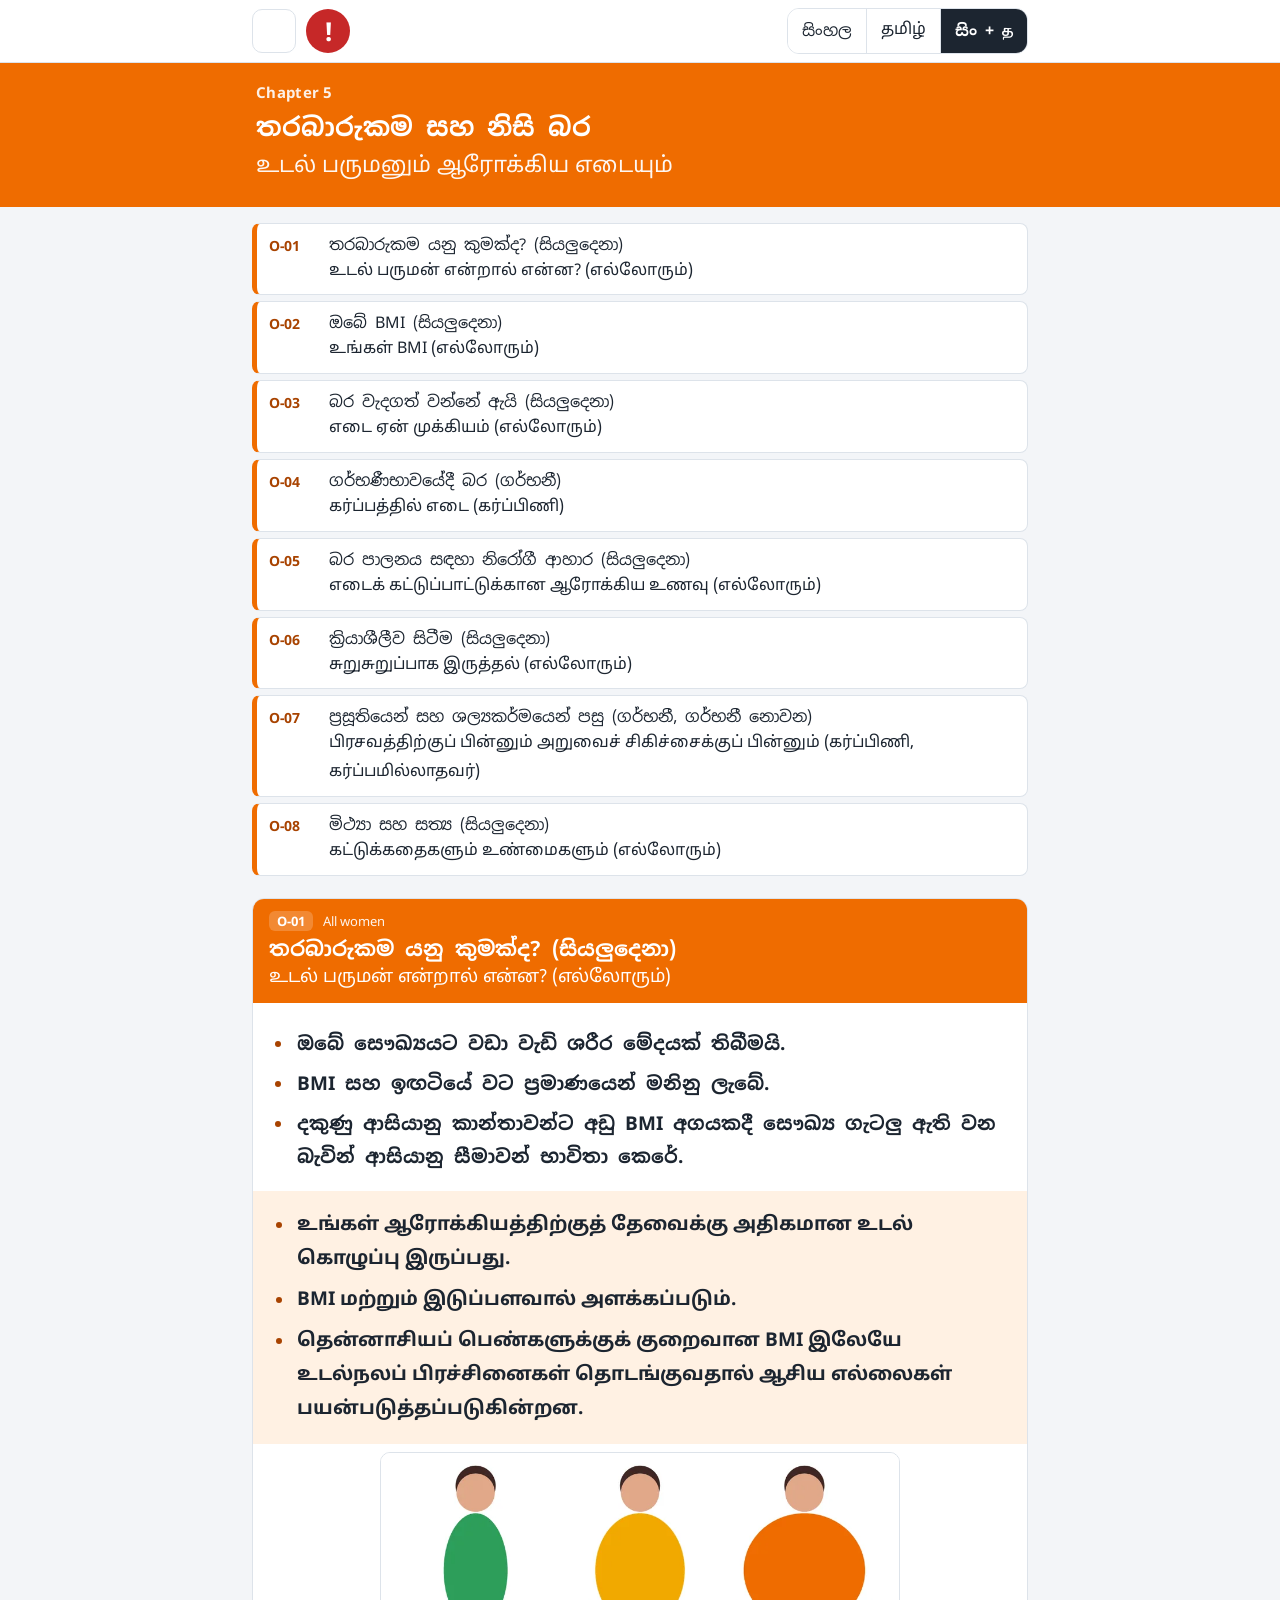
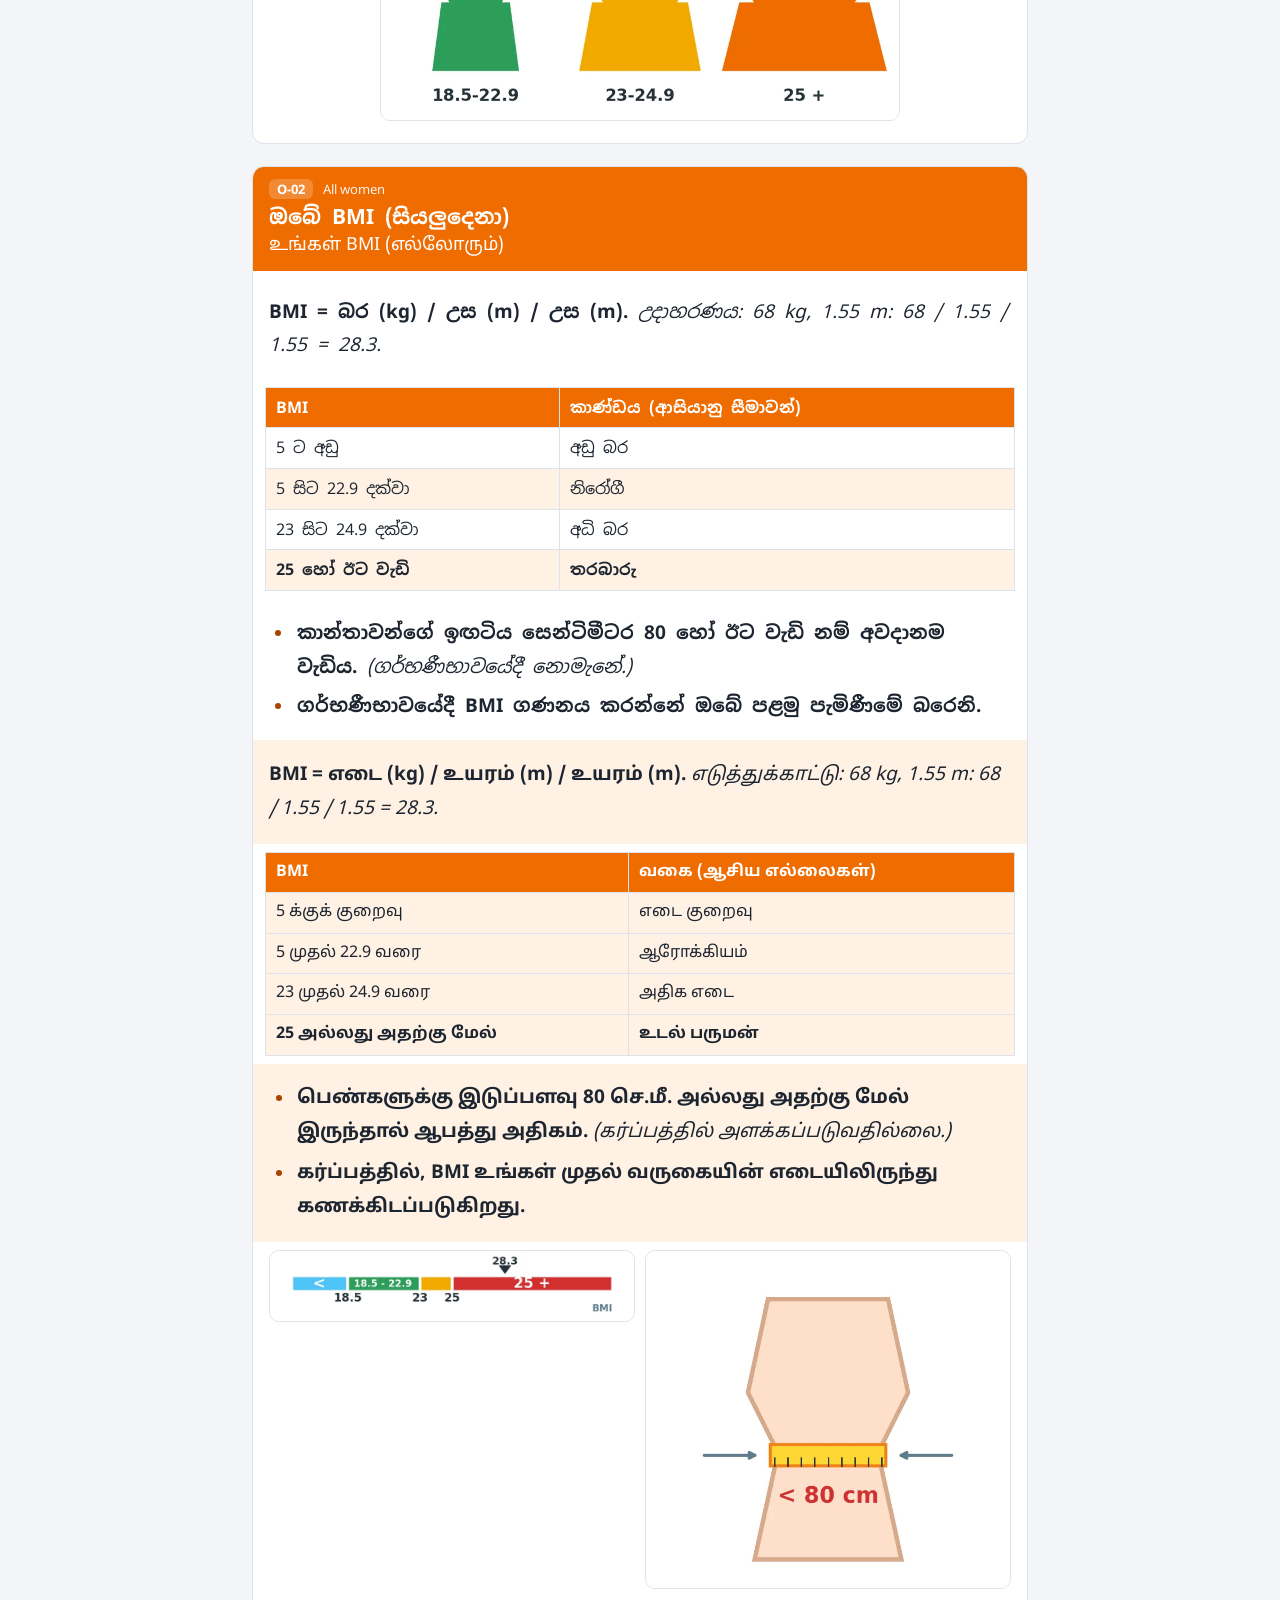
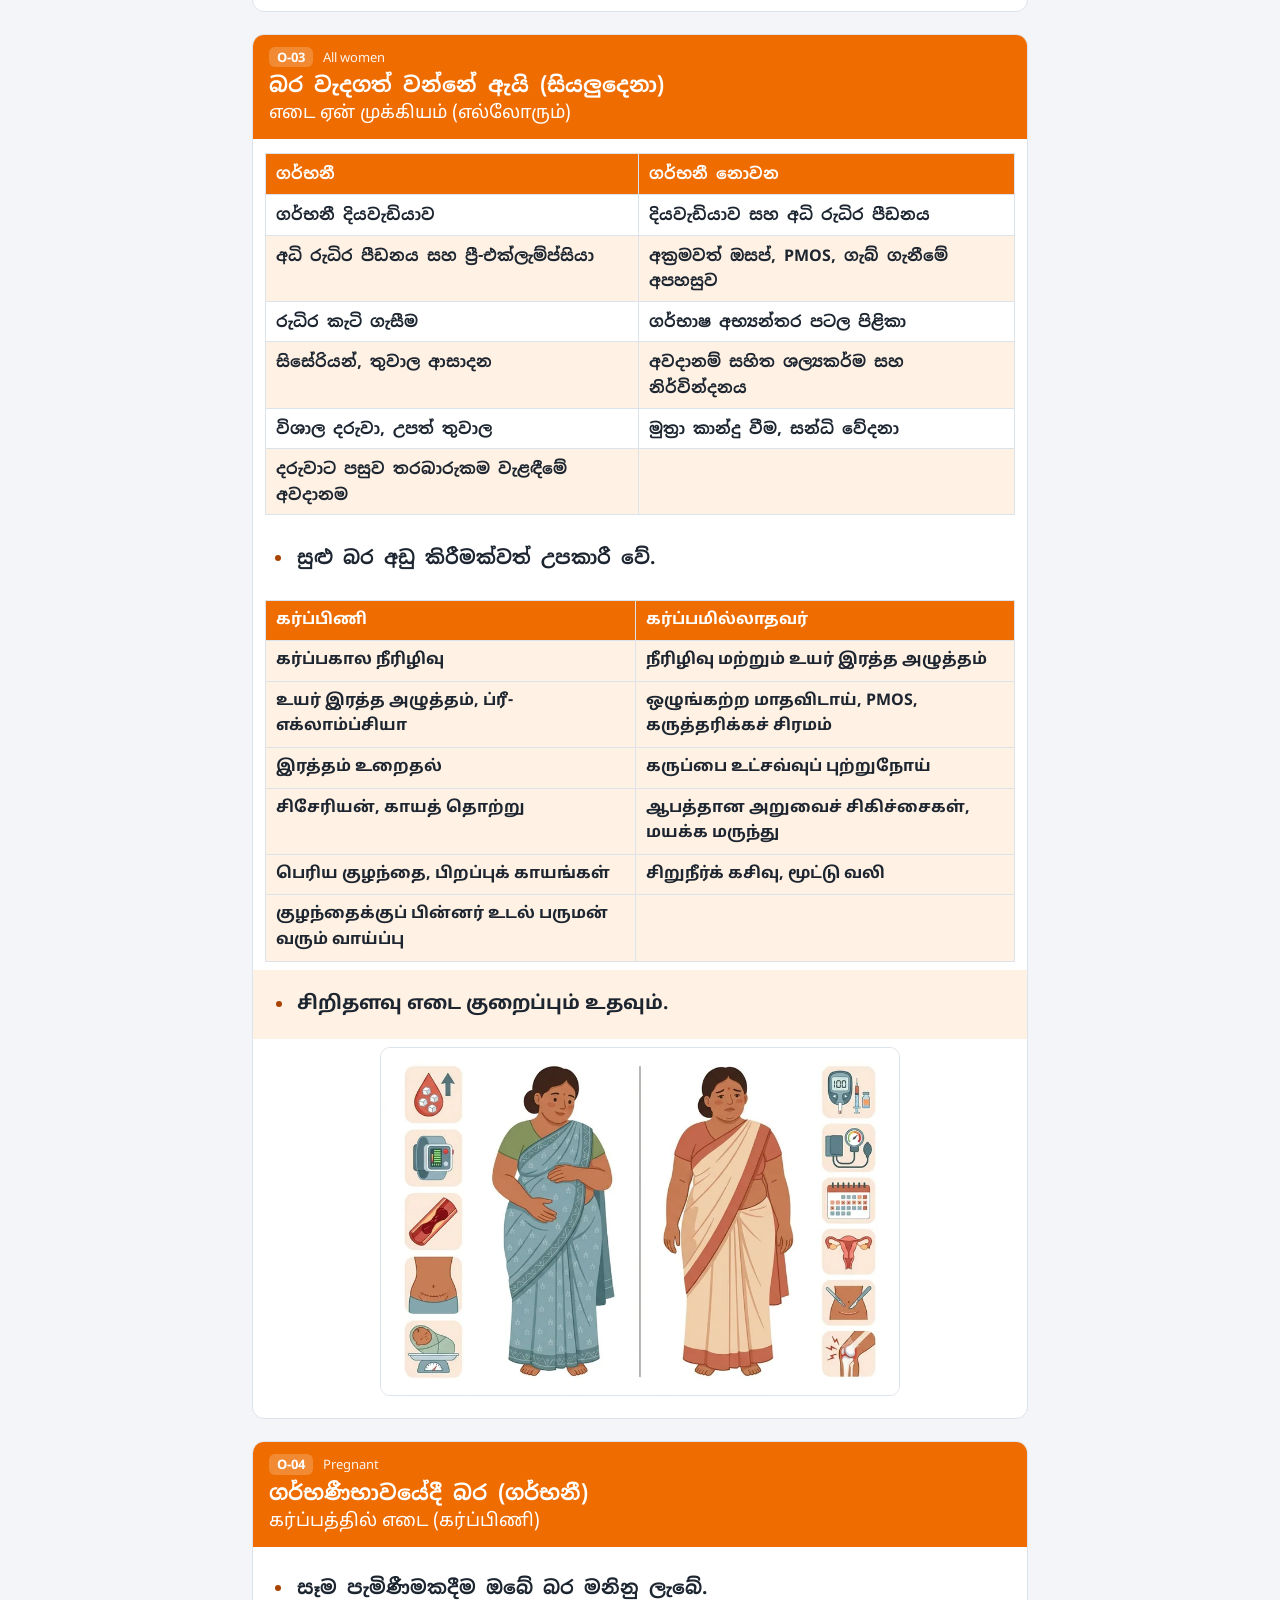
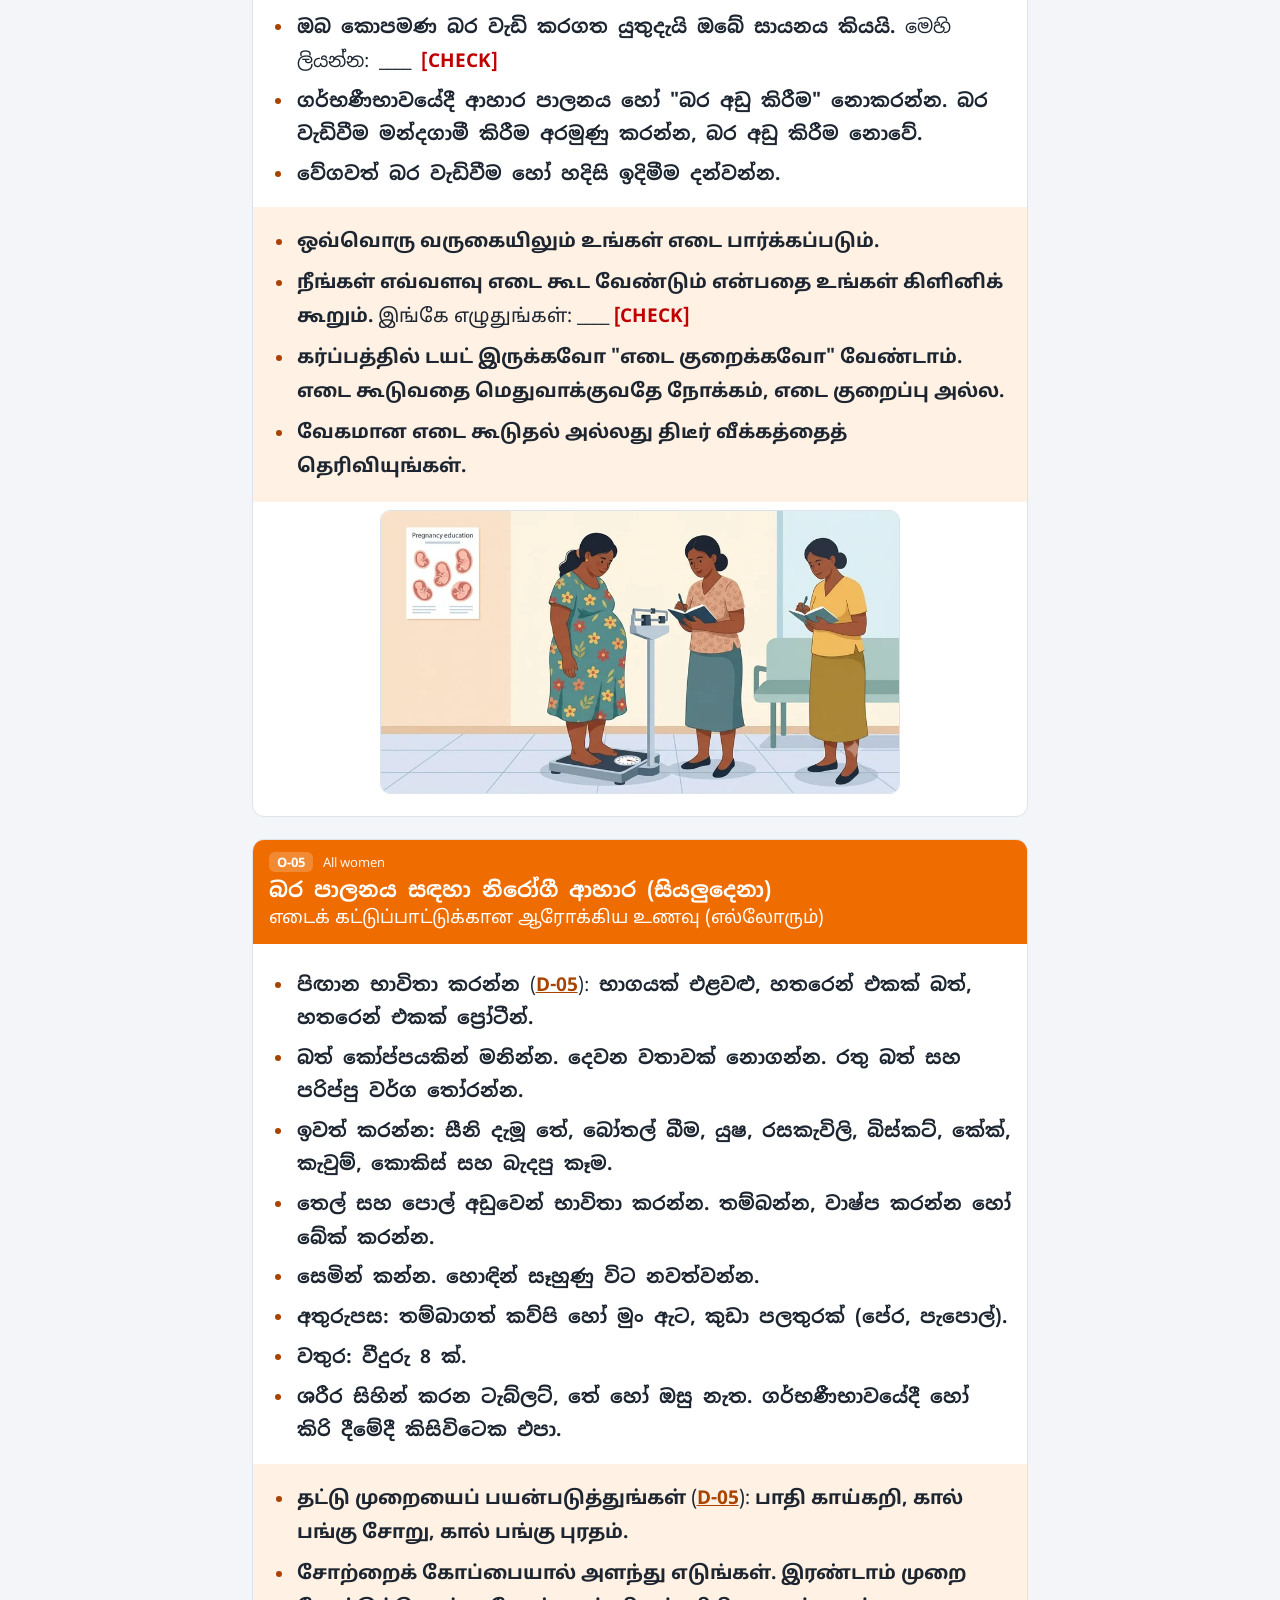
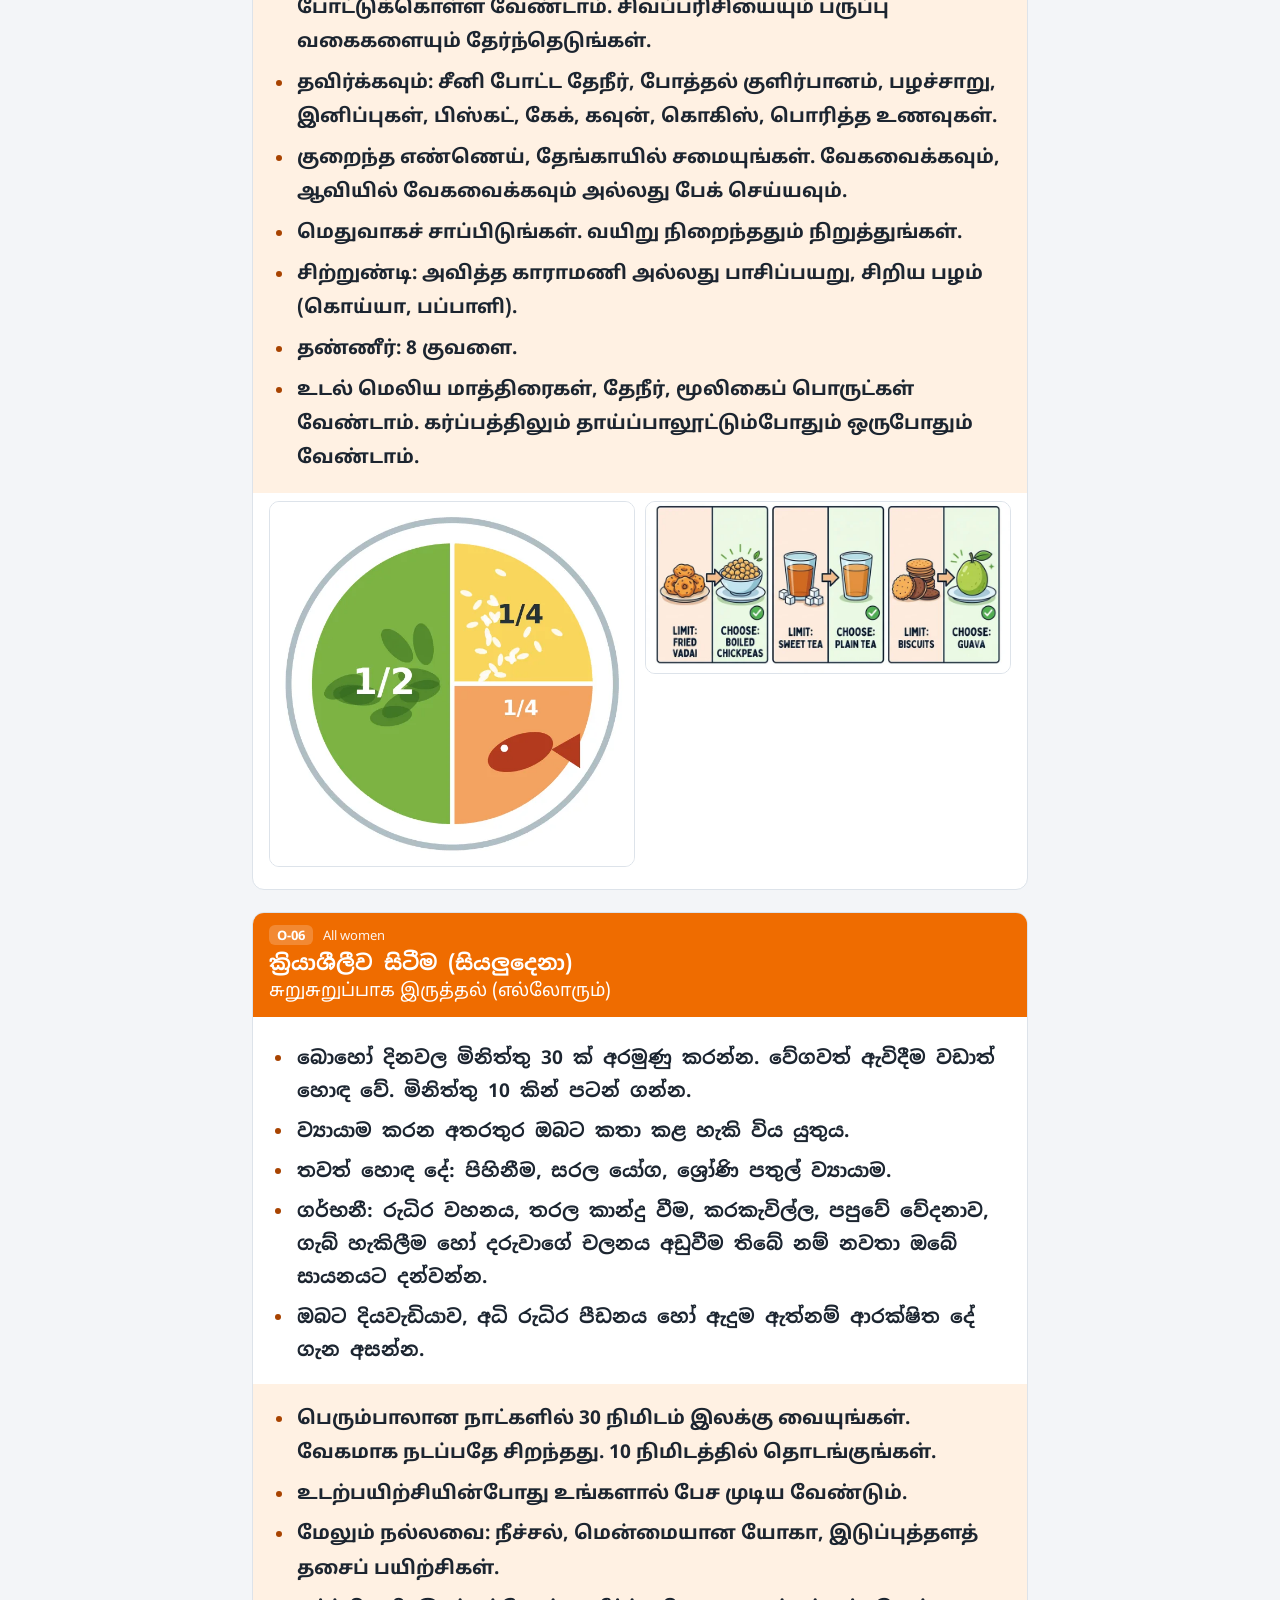
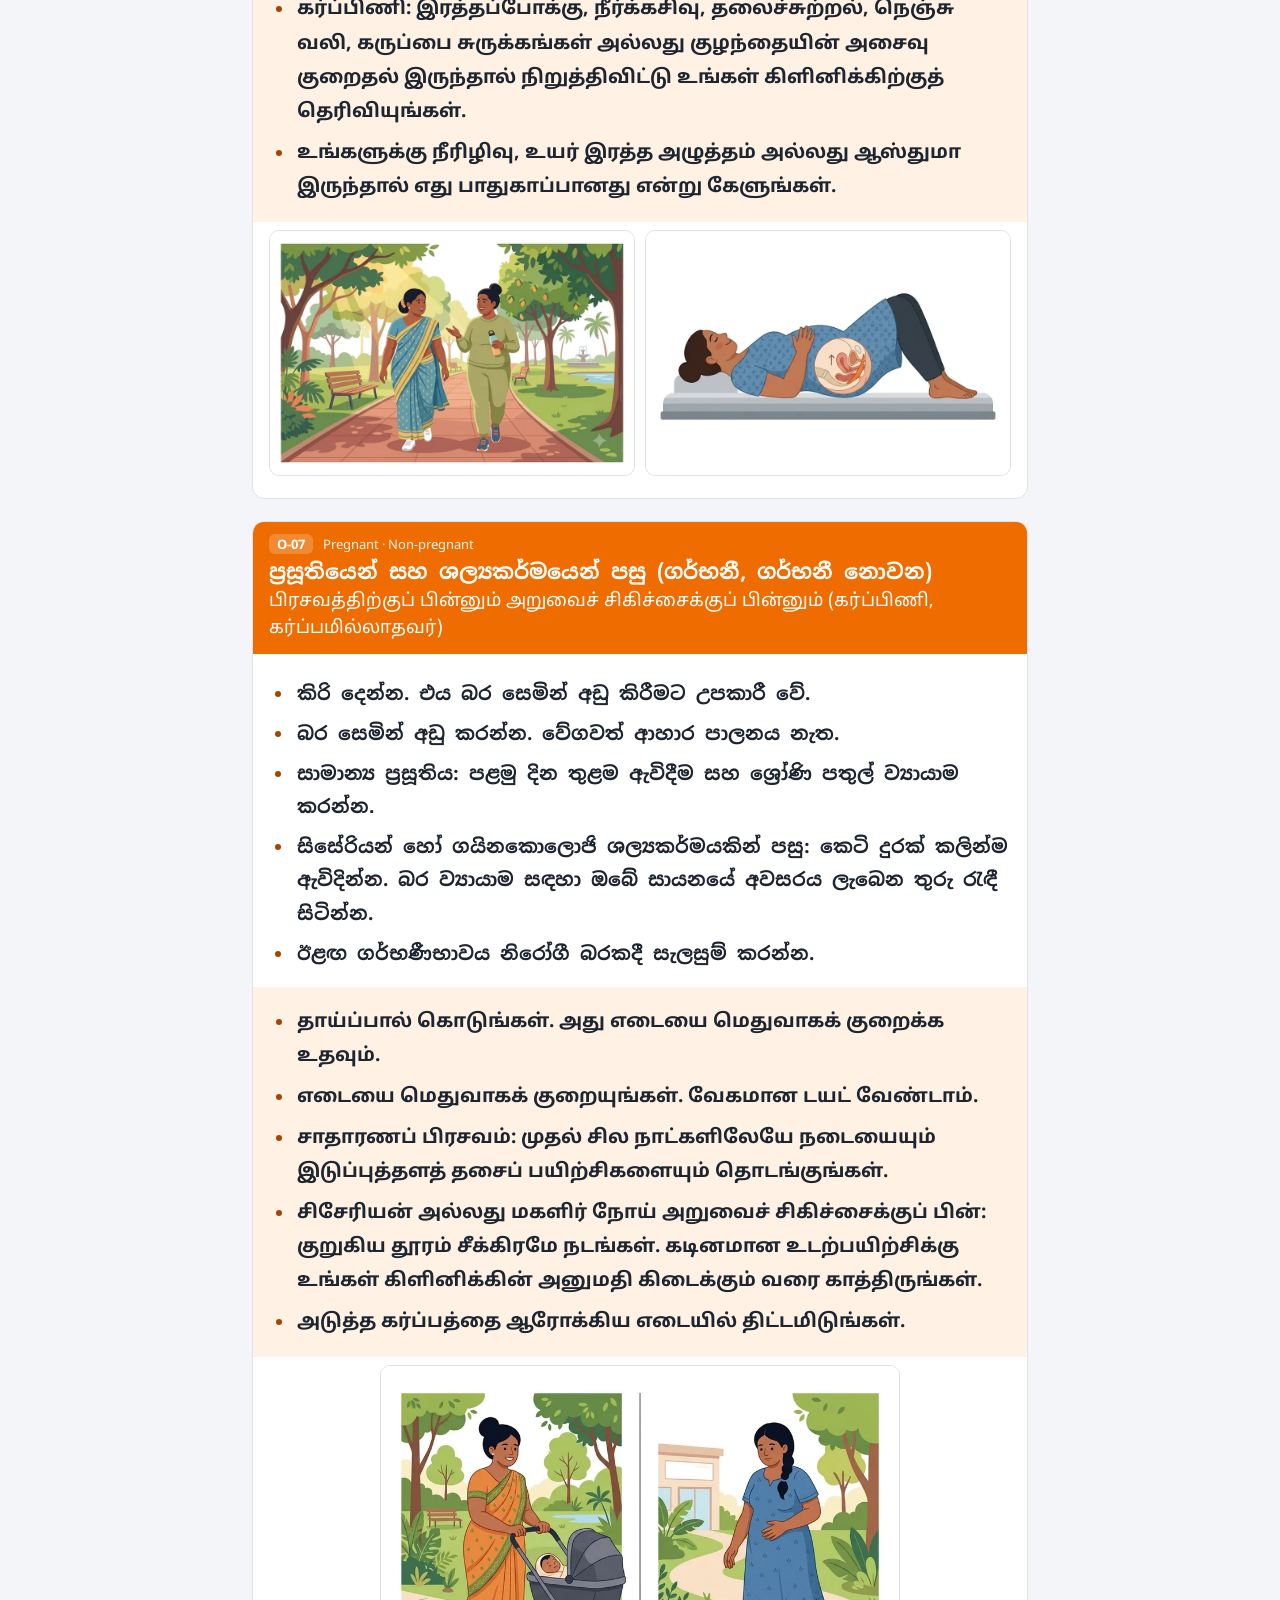
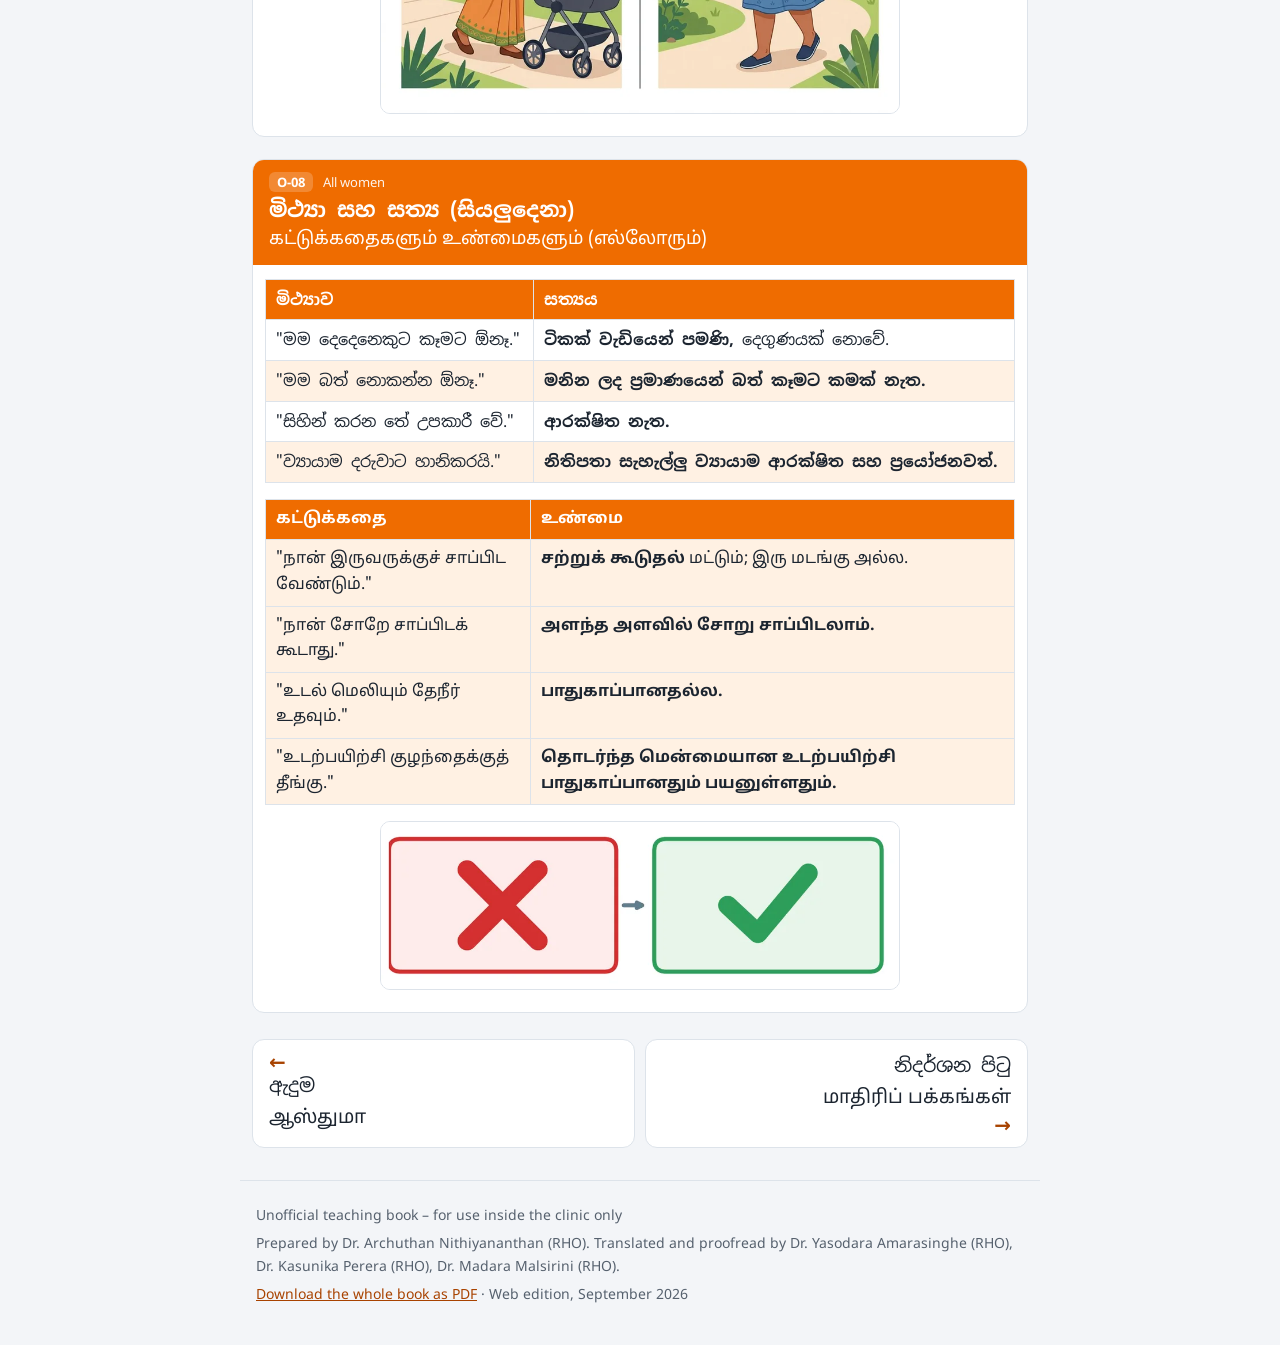
<file: chapter-5.html>
<!doctype html>
<html lang="en" data-lang="both">
<head>
<meta charset="utf-8">
<meta name="viewport" content="width=device-width, initial-scale=1, viewport-fit=cover">
<title>තරබාරුකම සහ නිසි බර · உடல் பருமனும் ஆரோக்கிய எடையும் — කාන්තා සෞඛ්‍ය පොත</title>
<meta name="description" content="කාන්තා සෞඛ්‍ය රෝගී අධ්‍යාපන පොත · பெண்கள் நலம் – நோயாளர் கல்விப் புத்தகம்">
<meta name="theme-color" content="#ef6c00">
<link rel="icon" href="assets/favicon.svg" type="image/svg+xml">
<link rel="preconnect" href="https://fonts.googleapis.com"><link rel="preconnect" href="https://fonts.gstatic.com" crossorigin>
<link rel="stylesheet" href="https://fonts.googleapis.com/css2?family=Noto+Sans+Sinhala:wght@400;700&family=Noto+Sans+Tamil:wght@400;700&family=Noto+Sans:wght@400;700&display=swap">
<link rel="stylesheet" href="assets/style.css">
<script>try{var l=localStorage.getItem('whb_lang');if(l==='si'||l==='ta'||l==='both')document.documentElement.dataset.lang=l}catch(e){}</script>
</head>
<body class="" style="--accent:#ef6c00;--ink-accent:#a84300;--tint:#fff1e3">
<a class="skip" href="#main">Skip to content</a>
<div class="bar"><div class="barin">
<button class="menubtn" id="menubtn" aria-expanded="false" aria-controls="menu" aria-label="Contents"><span></span><span></span><span></span></button>
<a class="sos" href="start.html#F-02" aria-label="Emergency: come to hospital immediately">!</a>
<div class="lang" role="group" aria-label="Language">
<button data-set="si" class="fsi">සිංහල</button><button data-set="ta" class="fta">தமிழ்</button><button data-set="both" class="fsi">සිං + த</button>
</div></div><nav id="menu" aria-label="Contents" hidden><div class="mwrap"><a class="mi home" href="index.html"><span lang="si">මුල් පිටුව</span><span lang="ta">முகப்பு</span></a><a class="mi emerg" href="start.html#F-02"><span lang="si">වහාම රෝහලට පැමිණෙන්න ! </span><span lang="ta">உடனடியாக மருத்துவமனைக்கு வாருங்கள் (எல்லாப் பெண்களும்)</span></a><a class="mi" href="start.html#F-01"><span lang="si">මෙම පොත භාවිතා කරන ආකාරය</span><span lang="ta">இப்புத்தகத்தைப் பயன்படுத்தும் முறை</span></a><a class="mi" href="chapter-1.html" style="--a:#1e6fb8"><b class="mn">1</b><span class="mt"><span lang="si">දියවැඩියාව (සීනි රෝගය)</span><span lang="ta">நீரிழிவு (சர்க்கரை நோய்)</span></span></a><a class="mi" href="chapter-2.html" style="--a:#c2185b"><b class="mn">2</b><span class="mt"><span lang="si">අධි රුධිර පීඩනය (ප්‍රෙෂර්)</span><span lang="ta">உயர் இரத்த அழுத்தம் (பிரஷர்)</span></span></a><a class="mi" href="chapter-3.html" style="--a:#6a4c9c"><b class="mn">3</b><span class="mt"><span lang="si">තයිරොයිඩ් රෝග</span><span lang="ta">தைராய்டு நோய்கள்</span></span></a><a class="mi" href="chapter-4.html" style="--a:#00897b"><b class="mn">4</b><span class="mt"><span lang="si">ඇදුම</span><span lang="ta">ஆஸ்துமா</span></span></a><a class="mi on" href="chapter-5.html" style="--a:#ef6c00"><b class="mn">5</b><span class="mt"><span lang="si">තරබාරුකම සහ නිසි බර</span><span lang="ta">உடல் பருமனும் ஆரோக்கிய எடையும்</span></span></a><a class="mi" href="forms.html" style="--a:#37474f"><b class="mn">✎</b><span class="mt"><span lang="si">නිදර්ශන පිටු</span><span lang="ta">மாதிரிப் பக்கங்கள்</span></span></a><a class="mi pdf" href="downloads/womens-health-book.pdf" download>PDF ⤓</a></div></nav></div>
<section class="band"><div class="bandin"><div class="cnum">5</div><h1><span lang="si">තරබාරුකම සහ නිසි බර</span><span lang="ta">உடல் பருமனும் ஆரோக்கிய எடையும்</span></h1></div></section>
<main id="main"><div class="col"><nav class="toc" aria-label="In this chapter"><ul><li class=""><a href="#O-01"><b>O-01</b><span lang="si">තරබාරුකම යනු කුමක්ද? (සියලුදෙනා)</span><span lang="ta">உடல் பருமன் என்றால் என்ன? (எல்லோரும்)</span></a></li><li class=""><a href="#O-02"><b>O-02</b><span lang="si">ඔබේ BMI (සියලුදෙනා)</span><span lang="ta">உங்கள் BMI (எல்லோரும்)</span></a></li><li class=""><a href="#O-03"><b>O-03</b><span lang="si">බර වැදගත් වන්නේ ඇයි (සියලුදෙනා)</span><span lang="ta">எடை ஏன் முக்கியம் (எல்லோரும்)</span></a></li><li class=""><a href="#O-04"><b>O-04</b><span lang="si">ගර්භණීභාවයේදී බර (ගර්භනී)</span><span lang="ta">கர்ப்பத்தில் எடை (கர்ப்பிணி)</span></a></li><li class=""><a href="#O-05"><b>O-05</b><span lang="si">බර පාලනය සඳහා නිරෝගී ආහාර (සියලුදෙනා)</span><span lang="ta">எடைக் கட்டுப்பாட்டுக்கான ஆரோக்கிய உணவு (எல்லோரும்)</span></a></li><li class=""><a href="#O-06"><b>O-06</b><span lang="si">ක්‍රියාශීලීව සිටීම (සියලුදෙනා)</span><span lang="ta">சுறுசுறுப்பாக இருத்தல் (எல்லோரும்)</span></a></li><li class=""><a href="#O-07"><b>O-07</b><span lang="si">ප්‍රසූතියෙන් සහ ශල්‍යකර්මයෙන් පසු (ගර්භනී, ගර්භනී නොවන)</span><span lang="ta">பிரசவத்திற்குப் பின்னும் அறுவைச் சிகிச்சைக்குப் பின்னும் (கர்ப்பிணி, கர்ப்பமில்லாதவர்)</span></a></li><li class=""><a href="#O-08"><b>O-08</b><span lang="si">මිථ්‍යා සහ සත්‍ය (සියලුදෙනා)</span><span lang="ta">கட்டுக்கதைகளும் உண்மைகளும் (எல்லோரும்)</span></a></li></ul></nav><section class="block" id="O-01"><header class="bh"><div class="bid"><a href="#O-01">O-01</a><span class="tag">All women</span></div><h3 lang="si">තරබාරුකම යනු කුමක්ද? (සියලුදෙනා)</h3><h3 lang="ta">உடல் பருமன் என்றால் என்ன? (எல்லோரும்)</h3></header><div class="bb"><div class="txt" lang="si"><ul><li><strong>ඔබේ සෞඛ්‍යයට වඩා වැඩි ශරීර මේදයක් තිබීමයි.</strong></li><li><strong>BMI සහ ඉඟටියේ වට ප්‍රමාණයෙන් මනිනු ලැබේ.</strong></li><li><strong>දකුණු ආසියානු කාන්තාවන්ට අඩු BMI අගයකදී සෞඛ්‍ය ගැටලු ඇති වන බැවින් ආසියානු සීමාවන් භාවිතා කෙරේ.</strong></li></ul></div><div class="txt" lang="ta"><ul><li><strong>உங்கள் ஆரோக்கியத்திற்குத் தேவைக்கு அதிகமான உடல் கொழுப்பு இருப்பது.</strong></li><li><strong>BMI மற்றும் இடுப்பளவால் அளக்கப்படும்.</strong></li><li><strong>தென்னாசியப் பெண்களுக்குக் குறைவான BMI இலேயே உடல்நலப் பிரச்சினைகள் தொடங்குவதால் ஆசிய எல்லைகள் பயன்படுத்தப்படுகின்றன.</strong></li></ul></div><div class="gallery n1"><figure class="pic"><img src="assets/img/image32.webp" width="900" height="463" loading="lazy" alt="තරබාරුකම යනු කුමක්ද? (සියලුදෙනා) / உடல் பருமன் என்றால் என்ன? (எல்லோரும்)"></figure></div></div></section><section class="block" id="O-02"><header class="bh"><div class="bid"><a href="#O-02">O-02</a><span class="tag">All women</span></div><h3 lang="si">ඔබේ BMI (සියලුදෙනා)</h3><h3 lang="ta">உங்கள் BMI (எல்லோரும்)</h3></header><div class="bb"><div class="txt" lang="si"><p><strong>BMI = බර (kg) / උස (m) / උස (m).</strong> <em>උදාහරණය: 68 kg, 1.55 m: 68 / 1.55 / 1.55 = 28.3.</em></p></div><div class="tw"><table class="hd" lang="si"><thead><tr><th style="background:#ef6c00"><span class="w"><strong>BMI</strong></span></th><th style="background:#ef6c00"><span class="w"><strong>කාණ්ඩය (ආසියානු සීමාවන්)</strong></span></th></tr></thead><tbody><tr><td data-label="BMI">5 ට අඩු</td><td data-label="කාණ්ඩය (ආසියානු සීමාවන්)">අඩු බර</td></tr><tr><td style="background:#fff1e3" data-label="BMI">5 සිට 22.9 දක්වා</td><td style="background:#fff1e3" data-label="කාණ්ඩය (ආසියානු සීමාවන්)">නිරෝගී</td></tr><tr><td data-label="BMI">23 සිට 24.9 දක්වා</td><td data-label="කාණ්ඩය (ආසියානු සීමාවන්)">අධි බර</td></tr><tr><td style="background:#fff1e3" data-label="BMI"><strong>25 හෝ ඊට වැඩි</strong></td><td style="background:#fff1e3" data-label="කාණ්ඩය (ආසියානු සීමාවන්)"><strong>තරබාරු</strong></td></tr></tbody></table></div><div class="txt" lang="si"><ul><li><strong>කාන්තාවන්ගේ ඉඟටිය සෙන්ටිමීටර 80 හෝ ඊට වැඩි නම් අවදානම වැඩිය.</strong> <em>(ගර්භණීභාවයේදී නොමැනේ.)</em></li><li><strong>ගර්භණීභාවයේදී BMI ගණනය කරන්නේ ඔබේ පළමු පැමිණීමේ බරෙනි.</strong></li></ul></div><div class="txt" lang="ta"><p><strong>BMI = எடை (kg) / உயரம் (m) / உயரம் (m).</strong> <em>எடுத்துக்காட்டு: 68 kg, 1.55 m: 68 / 1.55 / 1.55 = 28.3.</em></p></div><div class="tw"><table class="hd" lang="ta"><thead><tr><th style="background:#ef6c00"><span class="w"><strong>BMI</strong></span></th><th style="background:#ef6c00"><span class="w"><strong>வகை (ஆசிய எல்லைகள்)</strong></span></th></tr></thead><tbody><tr><td data-label="BMI">5 க்குக் குறைவு</td><td data-label="வகை (ஆசிய எல்லைகள்)">எடை குறைவு</td></tr><tr><td style="background:#fff1e3" data-label="BMI">5 முதல் 22.9 வரை</td><td style="background:#fff1e3" data-label="வகை (ஆசிய எல்லைகள்)">ஆரோக்கியம்</td></tr><tr><td data-label="BMI">23 முதல் 24.9 வரை</td><td data-label="வகை (ஆசிய எல்லைகள்)">அதிக எடை</td></tr><tr><td style="background:#fff1e3" data-label="BMI"><strong>25 அல்லது அதற்கு மேல்</strong></td><td style="background:#fff1e3" data-label="வகை (ஆசிய எல்லைகள்)"><strong>உடல் பருமன்</strong></td></tr></tbody></table></div><div class="txt" lang="ta"><ul><li><strong>பெண்களுக்கு இடுப்பளவு 80 செ.மீ. அல்லது அதற்கு மேல் இருந்தால் ஆபத்து அதிகம்.</strong> <em>(கர்ப்பத்தில் அளக்கப்படுவதில்லை.)</em></li><li><strong>கர்ப்பத்தில், BMI உங்கள் முதல் வருகையின் எடையிலிருந்து கணக்கிடப்படுகிறது.</strong></li></ul></div><div class="gallery n2"><figure class="pic"><img src="assets/img/image26.webp" width="900" height="174" loading="lazy" alt="ඔබේ BMI (සියලුදෙනා) / உங்கள் BMI (எல்லோரும்)"></figure><figure class="pic"><img src="assets/img/image31.webp" width="683" height="632" loading="lazy" alt="ඔබේ BMI (සියලුදෙනා) / உங்கள் BMI (எல்லோரும்)"></figure></div></div></section><section class="block" id="O-03"><header class="bh"><div class="bid"><a href="#O-03">O-03</a><span class="tag">All women</span></div><h3 lang="si">බර වැදගත් වන්නේ ඇයි (සියලුදෙනා)</h3><h3 lang="ta">எடை ஏன் முக்கியம் (எல்லோரும்)</h3></header><div class="bb"><div class="tw"><table class="hd stack" lang="si"><thead><tr><th style="background:#ef6c00"><span class="w"><strong>ගර්භනී</strong></span></th><th style="background:#ef6c00"><span class="w"><strong>ගර්භනී නොවන</strong></span></th></tr></thead><tbody><tr><td data-label="ගර්භනී"><strong>ගර්භනී දියවැඩියාව</strong></td><td data-label="ගර්භනී නොවන"><strong>දියවැඩියාව සහ අධි රුධිර පීඩනය</strong></td></tr><tr><td style="background:#fff1e3" data-label="ගර්භනී"><strong>අධි රුධිර පීඩනය සහ ප්‍රී-එක්ලැම්ප්සියා</strong></td><td style="background:#fff1e3" data-label="ගර්භනී නොවන"><strong>අක්‍රමවත් ඔසප්, PMOS, ගැබ් ගැනීමේ අපහසුව</strong></td></tr><tr><td data-label="ගර්භනී"><strong>රුධිර කැටි ගැසීම</strong></td><td data-label="ගර්භනී නොවන"><strong>ගර්භාෂ අභ්‍යන්තර පටල පිළිකා</strong></td></tr><tr><td style="background:#fff1e3" data-label="ගර්භනී"><strong>සිසේරියන්, තුවාල ආසාදන</strong></td><td style="background:#fff1e3" data-label="ගර්භනී නොවන"><strong>අවදානම් සහිත ශල්‍යකර්ම සහ නිර්වින්දනය</strong></td></tr><tr><td data-label="ගර්භනී"><strong>විශාල දරුවා, උපත් තුවාල</strong></td><td data-label="ගර්භනී නොවන"><strong>මුත්‍රා කාන්දු වීම, සන්ධි වේදනා</strong></td></tr><tr><td style="background:#fff1e3" data-label="ගර්භනී"><strong>දරුවාට පසුව තරබාරුකම වැළඳීමේ අවදානම</strong></td><td style="background:#fff1e3" data-label="ගර්භනී නොවන"></td></tr></tbody></table></div><div class="txt" lang="si"><ul><li><strong>සුළු බර අඩු කිරීමක්වත් උපකාරී වේ.</strong></li></ul></div><div class="tw"><table class="hd stack" lang="ta"><thead><tr><th style="background:#ef6c00"><span class="w"><strong>கர்ப்பிணி</strong></span></th><th style="background:#ef6c00"><span class="w"><strong>கர்ப்பமில்லாதவர்</strong></span></th></tr></thead><tbody><tr><td data-label="கர்ப்பிணி"><strong>கர்ப்பகால நீரிழிவு</strong></td><td data-label="கர்ப்பமில்லாதவர்"><strong>நீரிழிவு மற்றும் உயர் இரத்த அழுத்தம்</strong></td></tr><tr><td style="background:#fff1e3" data-label="கர்ப்பிணி"><strong>உயர் இரத்த அழுத்தம், ப்ரீ-எக்லாம்ப்சியா</strong></td><td style="background:#fff1e3" data-label="கர்ப்பமில்லாதவர்"><strong>ஒழுங்கற்ற மாதவிடாய், PMOS, கருத்தரிக்கச் சிரமம்</strong></td></tr><tr><td data-label="கர்ப்பிணி"><strong>இரத்தம் உறைதல்</strong></td><td data-label="கர்ப்பமில்லாதவர்"><strong>கருப்பை உட்சவ்வுப் புற்றுநோய்</strong></td></tr><tr><td style="background:#fff1e3" data-label="கர்ப்பிணி"><strong>சிசேரியன், காயத் தொற்று</strong></td><td style="background:#fff1e3" data-label="கர்ப்பமில்லாதவர்"><strong>ஆபத்தான அறுவைச் சிகிச்சைகள், மயக்க மருந்து</strong></td></tr><tr><td data-label="கர்ப்பிணி"><strong>பெரிய குழந்தை, பிறப்புக் காயங்கள்</strong></td><td data-label="கர்ப்பமில்லாதவர்"><strong>சிறுநீர்க் கசிவு, மூட்டு வலி</strong></td></tr><tr><td style="background:#fff1e3" data-label="கர்ப்பிணி"><strong>குழந்தைக்குப் பின்னர் உடல் பருமன் வரும் வாய்ப்பு</strong></td><td style="background:#fff1e3" data-label="கர்ப்பமில்லாதவர்"></td></tr></tbody></table></div><div class="txt" lang="ta"><ul><li><strong>சிறிதளவு எடை குறைப்பும் உதவும்.</strong></li></ul></div><div class="gallery n1"><figure class="pic"><img src="assets/img/image14.webp" width="900" height="604" loading="lazy" alt="බර වැදගත් වන්නේ ඇයි (සියලුදෙනා) / எடை ஏன் முக்கியம் (எல்லோரும்)"></figure></div></div></section><section class="block" id="O-04"><header class="bh"><div class="bid"><a href="#O-04">O-04</a><span class="tag">Pregnant</span></div><h3 lang="si">ගර්භණීභාවයේදී බර (ගර්භනී)</h3><h3 lang="ta">கர்ப்பத்தில் எடை (கர்ப்பிணி)</h3></header><div class="bb"><div class="txt" lang="si"><ul><li><strong>සෑම පැමිණීමකදීම ඔබේ බර මනිනු ලැබේ.</strong></li><li><strong>ඔබ කොපමණ බර වැඩි කරගත යුතුදැයි ඔබේ සායනය කියයි.</strong> මෙහි ලියන්න: ____ <strong><mark class="check">[CHECK]</mark></strong></li><li><strong>ගර්භණීභාවයේදී ආහාර පාලනය හෝ "බර අඩු කිරීම" නොකරන්න.</strong> <strong>බර වැඩිවීම මන්දගාමී කිරීම අරමුණු කරන්න, බර අඩු කිරීම නොවේ.</strong></li><li><strong>වේගවත් බර වැඩිවීම හෝ හදිසි ඉදිමීම දන්වන්න.</strong></li></ul></div><div class="txt" lang="ta"><ul><li><strong>ஒவ்வொரு வருகையிலும் உங்கள் எடை பார்க்கப்படும்.</strong></li><li><strong>நீங்கள் எவ்வளவு எடை கூட வேண்டும் என்பதை உங்கள் கிளினிக் கூறும்.</strong> இங்கே எழுதுங்கள்: ____ <strong><mark class="check">[CHECK]</mark></strong></li><li><strong>கர்ப்பத்தில் டயட் இருக்கவோ "எடை குறைக்கவோ" வேண்டாம்.</strong> <strong>எடை கூடுவதை மெதுவாக்குவதே நோக்கம், எடை குறைப்பு அல்ல.</strong></li><li><strong>வேகமான எடை கூடுதல் அல்லது திடீர் வீக்கத்தைத் தெரிவியுங்கள்.</strong></li></ul></div><div class="gallery n1"><figure class="pic"><img src="assets/img/image19.webp" width="900" height="490" loading="lazy" alt="ගර්භණීභාවයේදී බර (ගර්භනී) / கர்ப்பத்தில் எடை (கர்ப்பிணி)"></figure></div></div></section><section class="block" id="O-05"><header class="bh"><div class="bid"><a href="#O-05">O-05</a><span class="tag">All women</span></div><h3 lang="si">බර පාලනය සඳහා නිරෝගී ආහාර (සියලුදෙනා)</h3><h3 lang="ta">எடைக் கட்டுப்பாட்டுக்கான ஆரோக்கிய உணவு (எல்லோரும்)</h3></header><div class="bb"><div class="txt" lang="si"><ul><li><strong>පිඟාන භාවිතා කරන්න</strong> (<a class="xref" href="chapter-1.html#D-05">D-05</a>): <strong>භාගයක් එළවළු, හතරෙන් එකක් බත්, හතරෙන් එකක් ප්‍රෝටීන්.</strong></li><li><strong>බත් කෝප්පයකින් මනින්න.</strong> <strong>දෙවන වතාවක් නොගන්න.</strong> <strong>රතු බත් සහ පරිප්පු වර්ග තෝරන්න.</strong></li><li><strong>ඉවත් කරන්න:</strong> <strong>සීනි දැමූ තේ, බෝතල් බීම, යුෂ, රසකැවිලි, බිස්කට්, කේක්, කැවුම්, කොකිස් සහ බැදපු කෑම.</strong></li><li><strong>තෙල් සහ පොල් අඩුවෙන් භාවිතා කරන්න.</strong> <strong>තම්බන්න, වාෂ්ප කරන්න හෝ බේක් කරන්න.</strong></li><li><strong>සෙමින් කන්න.</strong> <strong>හොඳින් සෑහුණු විට නවත්වන්න.</strong></li><li><strong>අතුරුපස:</strong> <strong>තම්බාගත් කව්පි හෝ මුං ඇට, කුඩා පලතුරක් (පේර, පැපොල්).</strong></li><li><strong>වතුර: වීදුරු 8 ක්.</strong></li><li><strong>ශරීර සිහින් කරන ටැබ්ලට්, තේ හෝ ඔසු නැත.</strong> <strong>ගර්භණීභාවයේදී හෝ කිරි දීමේදී කිසිවිටෙක එපා.</strong></li></ul></div><div class="txt" lang="ta"><ul><li><strong>தட்டு முறையைப் பயன்படுத்துங்கள்</strong> (<a class="xref" href="chapter-1.html#D-05">D-05</a>): <strong>பாதி காய்கறி, கால் பங்கு சோறு, கால் பங்கு புரதம்.</strong></li><li><strong>சோற்றைக் கோப்பையால் அளந்து எடுங்கள்.</strong> <strong>இரண்டாம் முறை போட்டுக்கொள்ள வேண்டாம்.</strong> <strong>சிவப்பரிசியையும் பருப்பு வகைகளையும் தேர்ந்தெடுங்கள்.</strong></li><li><strong>தவிர்க்கவும்:</strong> <strong>சீனி போட்ட தேநீர், போத்தல் குளிர்பானம், பழச்சாறு, இனிப்புகள், பிஸ்கட், கேக், கவுன், கொகிஸ், பொரித்த உணவுகள்.</strong></li><li><strong>குறைந்த எண்ணெய், தேங்காயில் சமையுங்கள்.</strong> <strong>வேகவைக்கவும், ஆவியில் வேகவைக்கவும் அல்லது பேக் செய்யவும்.</strong></li><li><strong>மெதுவாகச் சாப்பிடுங்கள்.</strong> <strong>வயிறு நிறைந்ததும் நிறுத்துங்கள்.</strong></li><li><strong>சிற்றுண்டி:</strong> <strong>அவித்த காராமணி அல்லது பாசிப்பயறு, சிறிய பழம் (கொய்யா, பப்பாளி).</strong></li><li><strong>தண்ணீர்: 8 குவளை.</strong></li><li><strong>உடல் மெலிய மாத்திரைகள், தேநீர், மூலிகைப் பொருட்கள் வேண்டாம்.</strong> <strong>கர்ப்பத்திலும் தாய்ப்பாலூட்டும்போதும் ஒருபோதும் வேண்டாம்.</strong></li></ul></div><div class="gallery n2"><figure class="pic"><img src="assets/img/image35.webp" width="678" height="678" loading="lazy" alt="බර පාලනය සඳහා නිරෝගී ආහාර (සියලුදෙනා) / எடைக் கட்டுப்பாட்டுக்கான ஆரோக்கிய உணவு (எல்லோரும்)"></figure><figure class="pic"><img src="assets/img/image10.webp" width="900" height="424" loading="lazy" alt="බර පාලනය සඳහා නිරෝගී ආහාර (සියලුදෙනා) / எடைக் கட்டுப்பாட்டுக்கான ஆரோக்கிய உணவு (எல்லோரும்)"></figure></div></div></section><section class="block" id="O-06"><header class="bh"><div class="bid"><a href="#O-06">O-06</a><span class="tag">All women</span></div><h3 lang="si">ක්‍රියාශීලීව සිටීම (සියලුදෙනා)</h3><h3 lang="ta">சுறுசுறுப்பாக இருத்தல் (எல்லோரும்)</h3></header><div class="bb"><div class="txt" lang="si"><ul><li><strong>බොහෝ දිනවල මිනිත්තු 30 ක් අරමුණු කරන්න.</strong> <strong>වේගවත් ඇවිදීම වඩාත් හොඳ වේ.</strong> <strong>මිනිත්තු 10 කින් පටන් ගන්න.</strong></li><li><strong>ව්‍යායාම කරන අතරතුර ඔබට කතා කළ හැකි විය යුතුය.</strong></li><li><strong>තවත් හොඳ දේ:</strong> <strong>පිහිනීම, සරල යෝග, ශ්‍රෝණි පතුල් ව්‍යායාම.</strong></li><li><strong>ගර්භනී: රුධිර වහනය, තරල කාන්දු වීම, කරකැවිල්ල, පපුවේ වේදනාව, ගැබ් හැකිලීම හෝ දරුවාගේ චලනය අඩුවීම තිබේ නම් නවතා ඔබේ සායනයට දන්වන්න.</strong></li><li><strong>ඔබට දියවැඩියාව, අධි රුධිර පීඩනය හෝ ඇදුම ඇත්නම් ආරක්ෂිත දේ ගැන අසන්න.</strong></li></ul></div><div class="txt" lang="ta"><ul><li><strong>பெரும்பாலான நாட்களில் 30 நிமிடம் இலக்கு வையுங்கள்.</strong> <strong>வேகமாக நடப்பதே சிறந்தது.</strong> <strong>10 நிமிடத்தில் தொடங்குங்கள்.</strong></li><li><strong>உடற்பயிற்சியின்போது உங்களால் பேச முடிய வேண்டும்.</strong></li><li><strong>மேலும் நல்லவை:</strong> <strong>நீச்சல், மென்மையான யோகா, இடுப்புத்தளத் தசைப் பயிற்சிகள்.</strong></li><li><strong>கர்ப்பிணி: இரத்தப்போக்கு, நீர்க்கசிவு, தலைச்சுற்றல், நெஞ்சு வலி, கருப்பை சுருக்கங்கள் அல்லது குழந்தையின் அசைவு குறைதல் இருந்தால் நிறுத்திவிட்டு உங்கள் கிளினிக்கிற்குத் தெரிவியுங்கள்.</strong></li><li><strong>உங்களுக்கு நீரிழிவு, உயர் இரத்த அழுத்தம் அல்லது ஆஸ்துமா இருந்தால் எது பாதுகாப்பானது என்று கேளுங்கள்.</strong></li></ul></div><div class="gallery n2"><figure class="pic"><img src="assets/img/image17.webp" width="900" height="604" loading="lazy" alt="ක්‍රියාශීලීව සිටීම (සියලුදෙනා) / சுறுசுறுப்பாக இருத்தல் (எல்லோரும்)"></figure><figure class="pic"><img src="assets/img/image7.webp" width="900" height="604" loading="lazy" alt="ක්‍රියාශීලීව සිටීම (සියලුදෙනා) / சுறுசுறுப்பாக இருத்தல் (எல்லோரும்)"></figure></div></div></section><section class="block" id="O-07"><header class="bh"><div class="bid"><a href="#O-07">O-07</a><span class="tag">Pregnant · Non-pregnant</span></div><h3 lang="si">ප්‍රසූතියෙන් සහ ශල්‍යකර්මයෙන් පසු (ගර්භනී, ගර්භනී නොවන)</h3><h3 lang="ta">பிரசவத்திற்குப் பின்னும் அறுவைச் சிகிச்சைக்குப் பின்னும் (கர்ப்பிணி, கர்ப்பமில்லாதவர்)</h3></header><div class="bb"><div class="txt" lang="si"><ul><li><strong>කිරි දෙන්න.</strong> <strong>එය බර සෙමින් අඩු කිරීමට උපකාරී වේ.</strong></li><li><strong>බර සෙමින් අඩු කරන්න.</strong> <strong>වේගවත් ආහාර පාලනය නැත.</strong></li><li><strong>සාමාන්‍ය ප්‍රසූතිය:</strong> <strong>පළමු දින තුළම ඇවිදීම සහ ශ්‍රෝණි පතුල් ව්‍යායාම කරන්න.</strong></li><li><strong>සිසේරියන් හෝ ගයිනකොලොජි ශල්‍යකර්මයකින් පසු:</strong> <strong>කෙටි දුරක් කලින්ම ඇවිදින්න.</strong> <strong>බර ව්‍යායාම සඳහා ඔබේ සායනයේ අවසරය ලැබෙන තුරු රැඳී සිටින්න.</strong></li><li><strong>ඊළඟ ගර්භණීභාවය නිරෝගී බරකදී සැලසුම් කරන්න.</strong></li></ul></div><div class="txt" lang="ta"><ul><li><strong>தாய்ப்பால் கொடுங்கள்.</strong> <strong>அது எடையை மெதுவாகக் குறைக்க உதவும்.</strong></li><li><strong>எடையை மெதுவாகக் குறையுங்கள்.</strong> <strong>வேகமான டயட் வேண்டாம்.</strong></li><li><strong>சாதாரணப் பிரசவம்:</strong> <strong>முதல் சில நாட்களிலேயே நடையையும் இடுப்புத்தளத் தசைப் பயிற்சிகளையும் தொடங்குங்கள்.</strong></li><li><strong>சிசேரியன் அல்லது மகளிர் நோய் அறுவைச் சிகிச்சைக்குப் பின்:</strong> <strong>குறுகிய தூரம் சீக்கிரமே நடங்கள்.</strong> <strong>கடினமான உடற்பயிற்சிக்கு உங்கள் கிளினிக்கின் அனுமதி கிடைக்கும் வரை காத்திருங்கள்.</strong></li><li><strong>அடுத்த கர்ப்பத்தை ஆரோக்கிய எடையில் திட்டமிடுங்கள்.</strong></li></ul></div><div class="gallery n1"><figure class="pic"><img src="assets/img/image4.webp" width="900" height="604" loading="lazy" alt="ප්‍රසූතියෙන් සහ ශල්‍යකර්මයෙන් පසු (ගර්භනී, ගර්භනී නොවන) / பிரசவத்திற்குப் பின்னும் அறுவைச் சிகிச்சைக்குப் பின்னும் (கர்ப்பிணி, கர்ப்பமில்லாதவர்)"></figure></div></div></section><section class="block" id="O-08"><header class="bh"><div class="bid"><a href="#O-08">O-08</a><span class="tag">All women</span></div><h3 lang="si">මිථ්‍යා සහ සත්‍ය (සියලුදෙනා)</h3><h3 lang="ta">கட்டுக்கதைகளும் உண்மைகளும் (எல்லோரும்)</h3></header><div class="bb"><div class="tw"><table class="hd stack" lang="si"><thead><tr><th style="background:#ef6c00"><span class="w"><strong>මිථ්‍යාව</strong></span></th><th style="background:#ef6c00"><span class="w"><strong>සත්‍යය</strong></span></th></tr></thead><tbody><tr><td data-label="මිථ්‍යාව">"මම දෙදෙනෙකුට කෑමට ඕනෑ."</td><td data-label="සත්‍යය"><strong>ටිකක් වැඩියෙන් පමණි,</strong> දෙගුණයක් නොවේ.</td></tr><tr><td style="background:#fff1e3" data-label="මිථ්‍යාව">"මම බත් නොකන්න ඕනෑ."</td><td style="background:#fff1e3" data-label="සත්‍යය"><strong>මනින ලද ප්‍රමාණයෙන් බත් කෑමට කමක් නැත.</strong></td></tr><tr><td data-label="මිථ්‍යාව">"සිහින් කරන තේ උපකාරී වේ."</td><td data-label="සත්‍යය"><strong>ආරක්ෂිත නැත.</strong></td></tr><tr><td style="background:#fff1e3" data-label="මිථ්‍යාව">"ව්‍යායාම දරුවාට හානිකරයි."</td><td style="background:#fff1e3" data-label="සත්‍යය"><strong>නිතිපතා සැහැල්ලු ව්‍යායාම ආරක්ෂිත සහ ප්‍රයෝජනවත්.</strong></td></tr></tbody></table></div><div class="tw"><table class="hd stack" lang="ta"><thead><tr><th style="background:#ef6c00"><span class="w"><strong>கட்டுக்கதை</strong></span></th><th style="background:#ef6c00"><span class="w"><strong>உண்மை</strong></span></th></tr></thead><tbody><tr><td data-label="கட்டுக்கதை">"நான் இருவருக்குச் சாப்பிட வேண்டும்."</td><td data-label="உண்மை"><strong>சற்றுக் கூடுதல்</strong> மட்டும்; இரு மடங்கு அல்ல.</td></tr><tr><td style="background:#fff1e3" data-label="கட்டுக்கதை">"நான் சோறே சாப்பிடக் கூடாது."</td><td style="background:#fff1e3" data-label="உண்மை"><strong>அளந்த அளவில் சோறு சாப்பிடலாம்.</strong></td></tr><tr><td data-label="கட்டுக்கதை">"உடல் மெலியும் தேநீர் உதவும்."</td><td data-label="உண்மை"><strong>பாதுகாப்பானதல்ல.</strong></td></tr><tr><td style="background:#fff1e3" data-label="கட்டுக்கதை">"உடற்பயிற்சி குழந்தைக்குத் தீங்கு."</td><td style="background:#fff1e3" data-label="உண்மை"><strong>தொடர்ந்த மென்மையான உடற்பயிற்சி பாதுகாப்பானதும் பயனுள்ளதும்.</strong></td></tr></tbody></table></div><div class="gallery n1"><figure class="pic"><img src="assets/img/image47.webp" width="900" height="290" loading="lazy" alt="මිථ්‍යා සහ සත්‍ය (සියලුදෙනා) / கட்டுக்கதைகளும் உண்மைகளும் (எல்லோரும்)"></figure></div></div></section></div><div class="col"><nav class="pager"><a class="prev" href="chapter-4.html"><small>←</small><span lang="si">ඇදුම</span><span lang="ta">ஆஸ்துமா</span></a><a class="next" href="forms.html"><span lang="si">නිදර්ශන පිටු</span><span lang="ta">மாதிரிப் பக்கங்கள்</span><small>→</small></a></nav></div></main>
<footer class="foot"><p>Unofficial teaching book – for use inside the clinic only</p>
<p>Prepared by Dr. Archuthan Nithiyananthan (RHO). Translated and proofread by Dr. Yasodara Amarasinghe (RHO), Dr. Kasunika Perera (RHO), Dr. Madara Malsirini (RHO).</p>
<p><a href="downloads/womens-health-book.pdf" download>Download the whole book as PDF</a> · Web edition, September 2026</p></footer>
<div id="lightbox" hidden><img alt=""></div>
<script src="assets/app.js"></script>
</body></html>
</file>
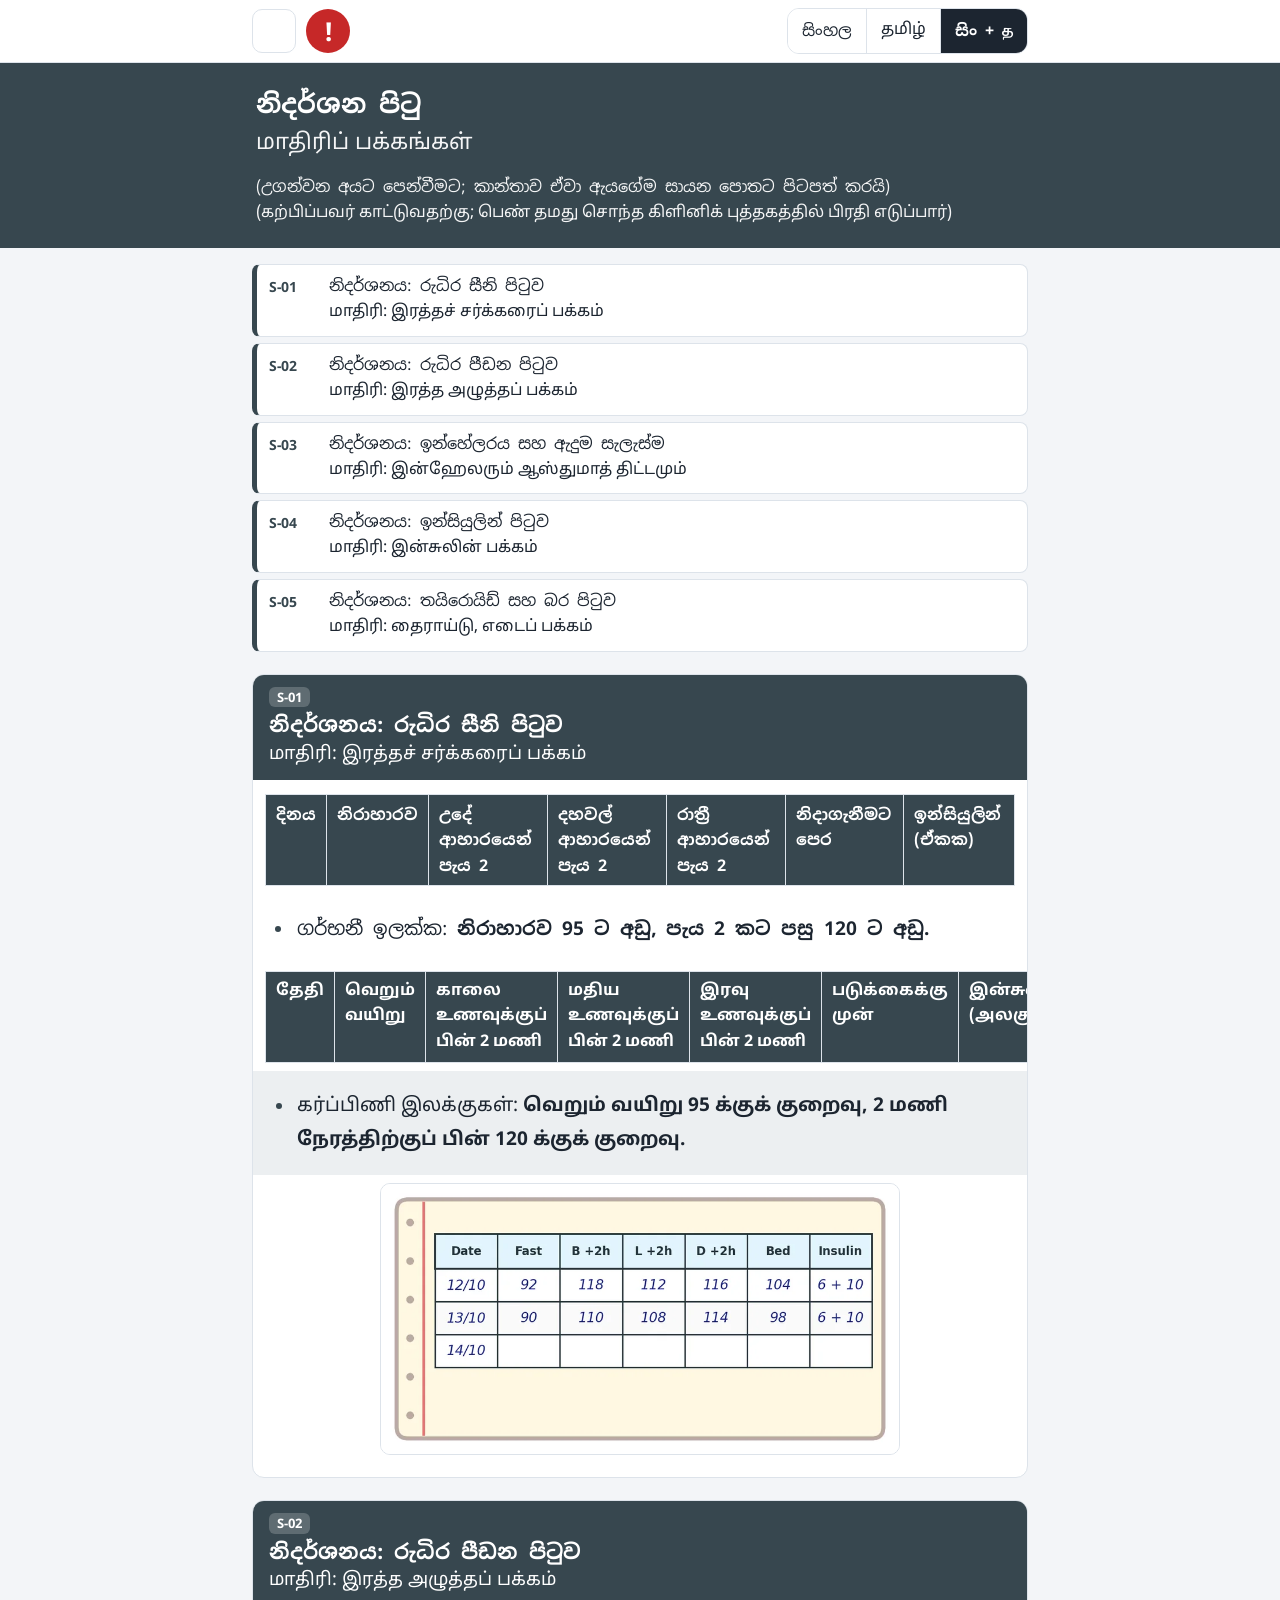
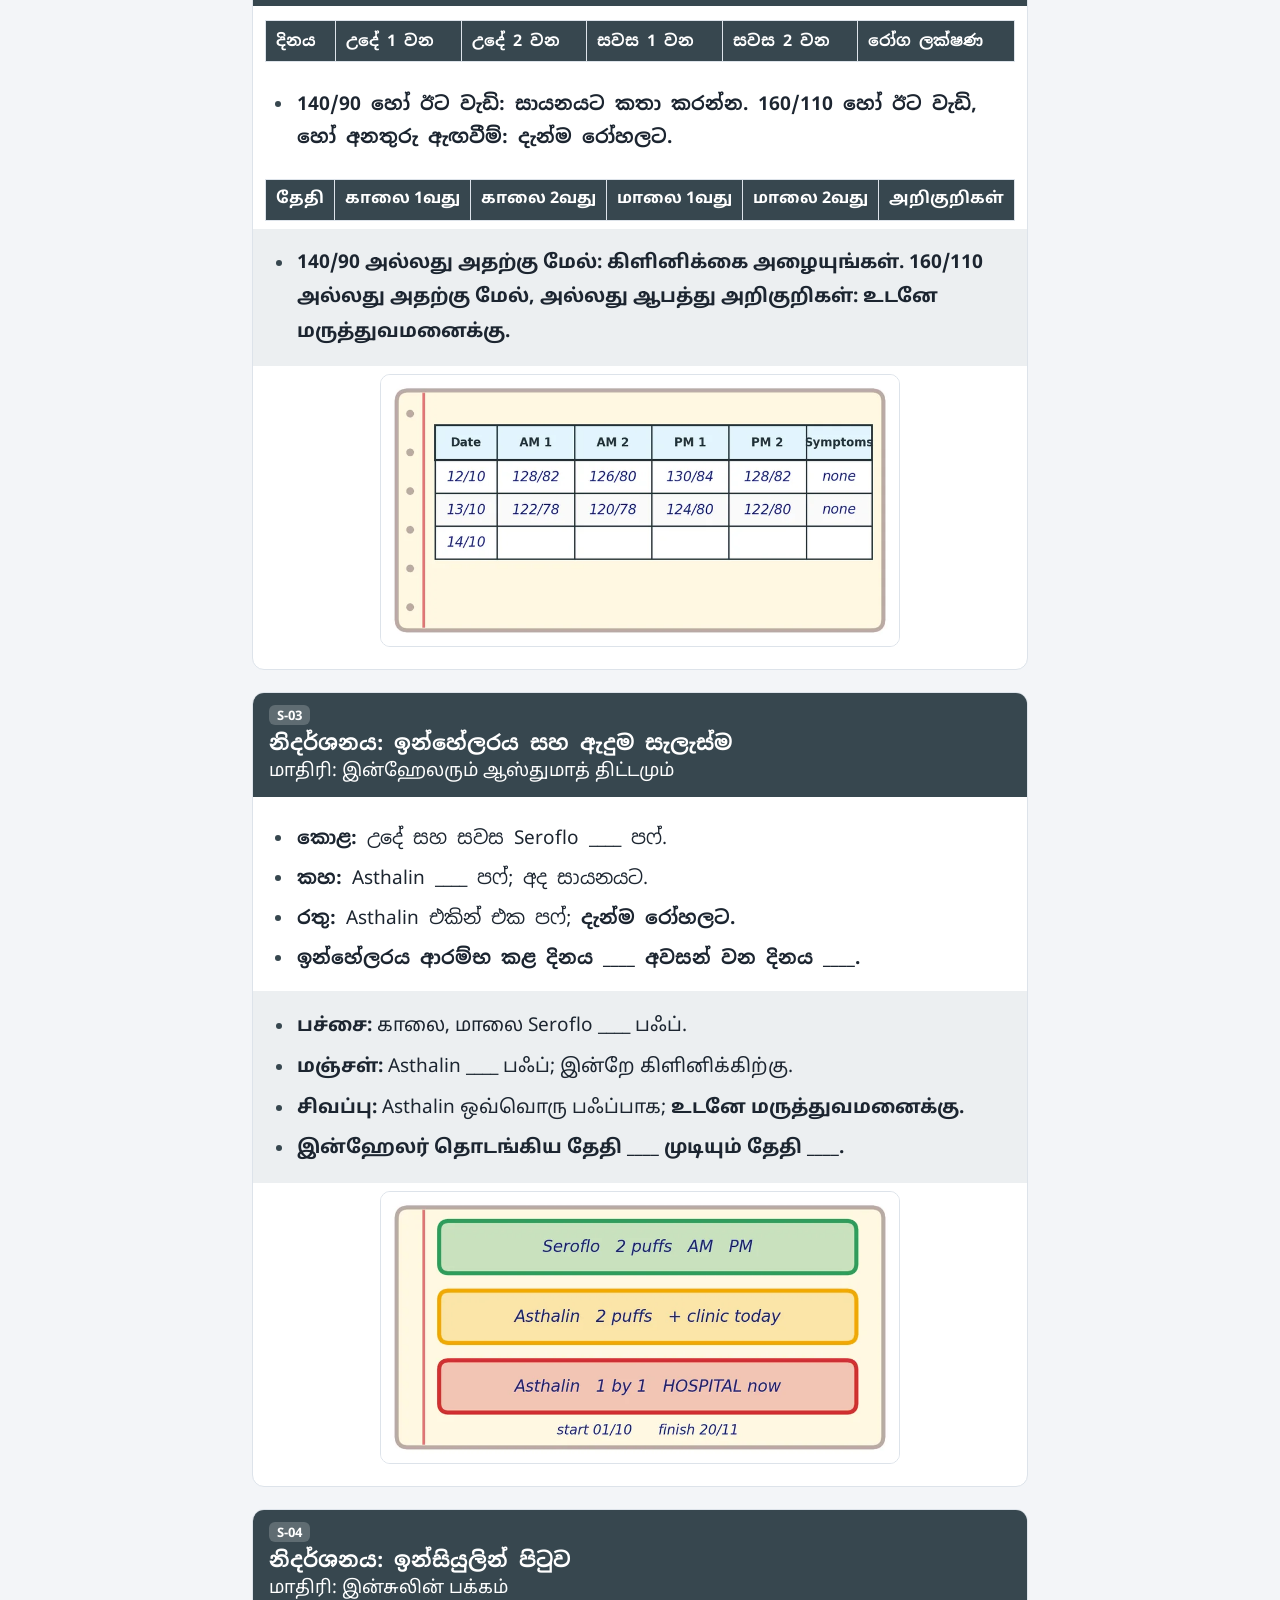
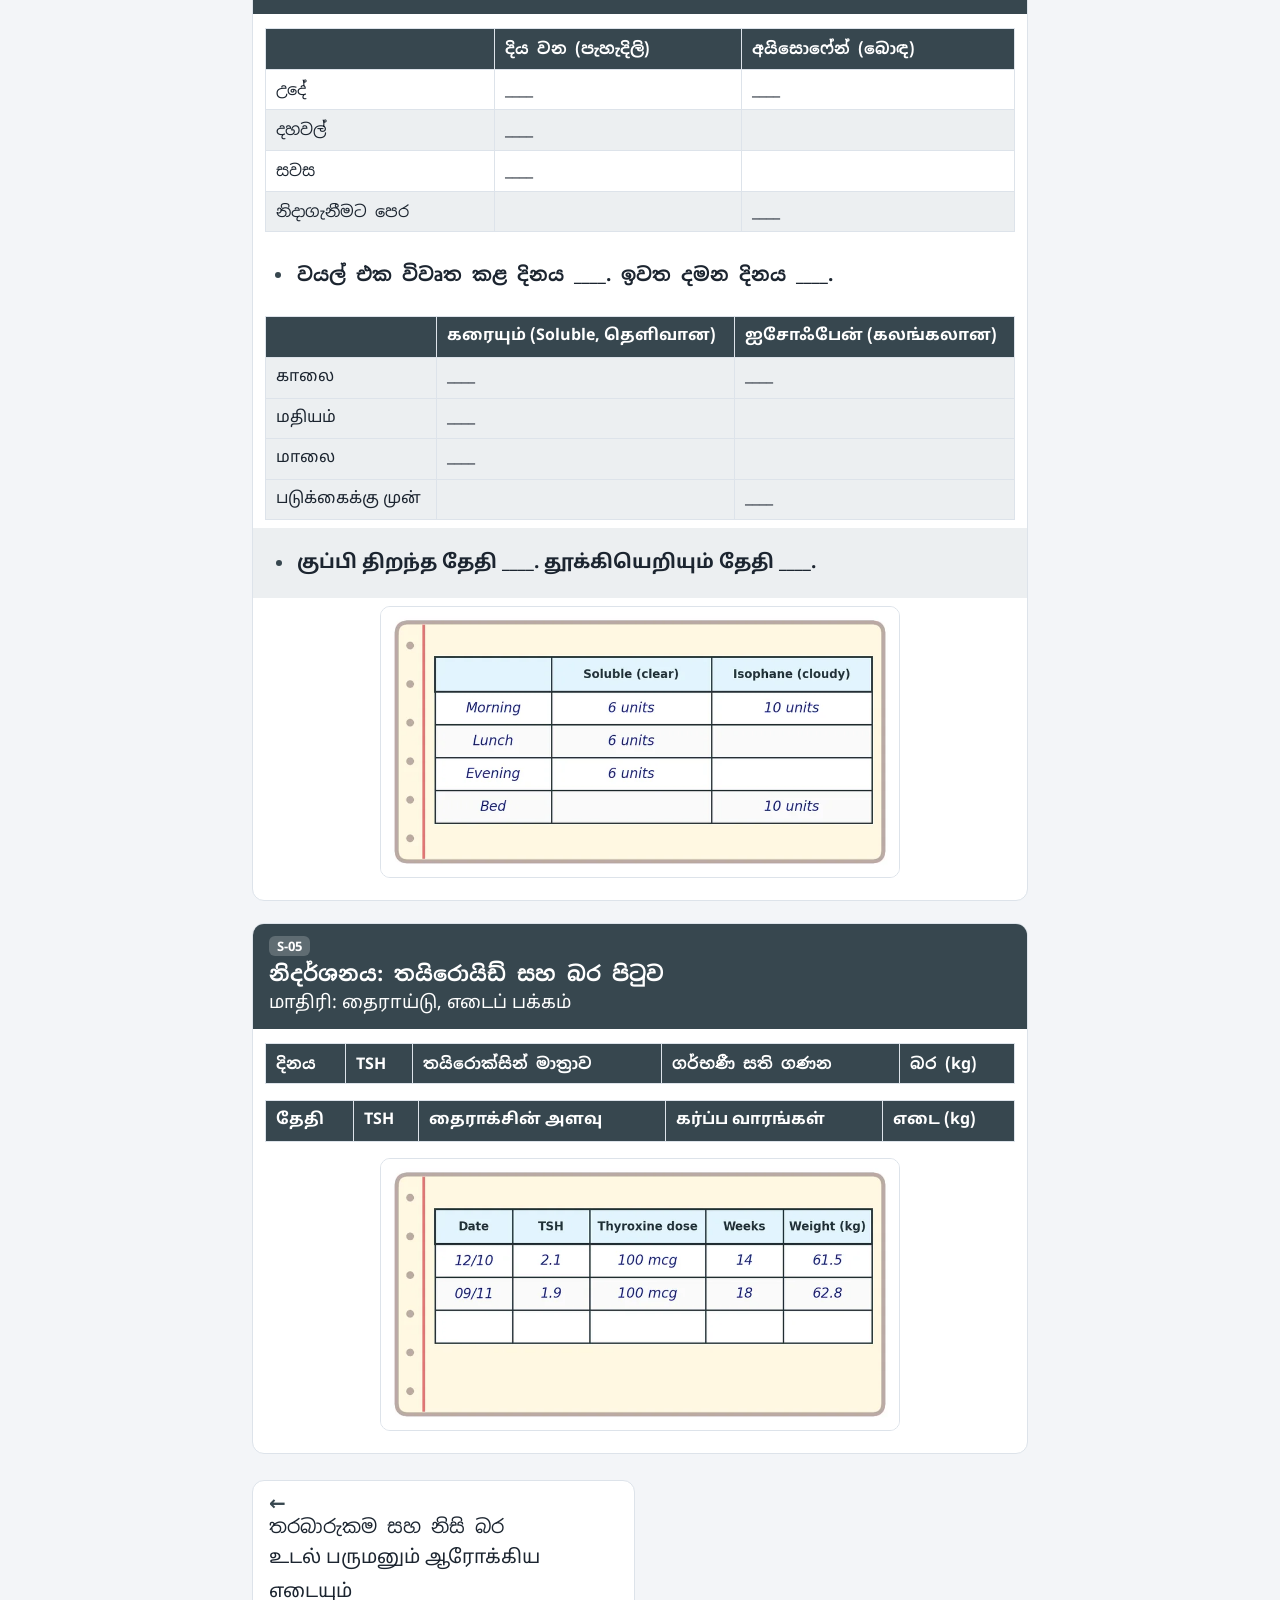
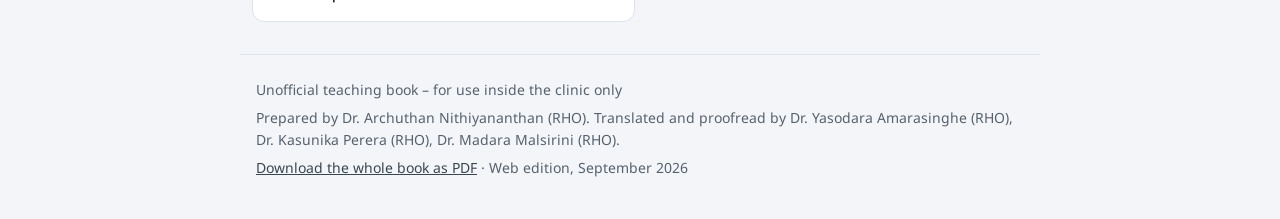
<file: forms.html>
<!doctype html>
<html lang="en" data-lang="both">
<head>
<meta charset="utf-8">
<meta name="viewport" content="width=device-width, initial-scale=1, viewport-fit=cover">
<title>නිදර්ශන පිටු · மாதிரிப் பக்கங்கள் — කාන්තා සෞඛ්‍ය පොත</title>
<meta name="description" content="කාන්තා සෞඛ්‍ය රෝගී අධ්‍යාපන පොත · பெண்கள் நலம் – நோயாளர் கல்விப் புத்தகம்">
<meta name="theme-color" content="#37474f">
<link rel="icon" href="assets/favicon.svg" type="image/svg+xml">
<link rel="preconnect" href="https://fonts.googleapis.com"><link rel="preconnect" href="https://fonts.gstatic.com" crossorigin>
<link rel="stylesheet" href="https://fonts.googleapis.com/css2?family=Noto+Sans+Sinhala:wght@400;700&family=Noto+Sans+Tamil:wght@400;700&family=Noto+Sans:wght@400;700&display=swap">
<link rel="stylesheet" href="assets/style.css">
<script>try{var l=localStorage.getItem('whb_lang');if(l==='si'||l==='ta'||l==='both')document.documentElement.dataset.lang=l}catch(e){}</script>
</head>
<body class="" style="--accent:#37474f;--ink-accent:#37474f;--tint:#eceff1">
<a class="skip" href="#main">Skip to content</a>
<div class="bar"><div class="barin">
<button class="menubtn" id="menubtn" aria-expanded="false" aria-controls="menu" aria-label="Contents"><span></span><span></span><span></span></button>
<a class="sos" href="start.html#F-02" aria-label="Emergency: come to hospital immediately">!</a>
<div class="lang" role="group" aria-label="Language">
<button data-set="si" class="fsi">සිංහල</button><button data-set="ta" class="fta">தமிழ்</button><button data-set="both" class="fsi">සිං + த</button>
</div></div><nav id="menu" aria-label="Contents" hidden><div class="mwrap"><a class="mi home" href="index.html"><span lang="si">මුල් පිටුව</span><span lang="ta">முகப்பு</span></a><a class="mi emerg" href="start.html#F-02"><span lang="si">වහාම රෝහලට පැමිණෙන්න ! </span><span lang="ta">உடனடியாக மருத்துவமனைக்கு வாருங்கள் (எல்லாப் பெண்களும்)</span></a><a class="mi" href="start.html#F-01"><span lang="si">මෙම පොත භාවිතා කරන ආකාරය</span><span lang="ta">இப்புத்தகத்தைப் பயன்படுத்தும் முறை</span></a><a class="mi" href="chapter-1.html" style="--a:#1e6fb8"><b class="mn">1</b><span class="mt"><span lang="si">දියවැඩියාව (සීනි රෝගය)</span><span lang="ta">நீரிழிவு (சர்க்கரை நோய்)</span></span></a><a class="mi" href="chapter-2.html" style="--a:#c2185b"><b class="mn">2</b><span class="mt"><span lang="si">අධි රුධිර පීඩනය (ප්‍රෙෂර්)</span><span lang="ta">உயர் இரத்த அழுத்தம் (பிரஷர்)</span></span></a><a class="mi" href="chapter-3.html" style="--a:#6a4c9c"><b class="mn">3</b><span class="mt"><span lang="si">තයිරොයිඩ් රෝග</span><span lang="ta">தைராய்டு நோய்கள்</span></span></a><a class="mi" href="chapter-4.html" style="--a:#00897b"><b class="mn">4</b><span class="mt"><span lang="si">ඇදුම</span><span lang="ta">ஆஸ்துமா</span></span></a><a class="mi" href="chapter-5.html" style="--a:#ef6c00"><b class="mn">5</b><span class="mt"><span lang="si">තරබාරුකම සහ නිසි බර</span><span lang="ta">உடல் பருமனும் ஆரோக்கிய எடையும்</span></span></a><a class="mi on" href="forms.html" style="--a:#37474f"><b class="mn">✎</b><span class="mt"><span lang="si">නිදර්ශන පිටු</span><span lang="ta">மாதிரிப் பக்கங்கள்</span></span></a><a class="mi pdf" href="downloads/womens-health-book.pdf" download>PDF ⤓</a></div></nav></div>
<section class="band"><div class="bandin"><h1><span lang="si">නිදර්ශන පිටු</span><span lang="ta">மாதிரிப் பக்கங்கள்</span></h1><p class="bnote"><span lang="si">(උගන්වන අයට පෙන්වීමට; කාන්තාව ඒවා ඇයගේම සායන පොතට පිටපත් කරයි)</span><span lang="ta">(கற்பிப்பவர் காட்டுவதற்கு; பெண் தமது சொந்த கிளினிக் புத்தகத்தில் பிரதி எடுப்பார்)</span></p></div></section>
<main id="main"><div class="col"><nav class="toc" aria-label="In this chapter"><ul><li class=""><a href="#S-01"><b>S-01</b><span lang="si">නිදර්ශනය: රුධිර සීනි පිටුව</span><span lang="ta">மாதிரி: இரத்தச் சர்க்கரைப் பக்கம்</span></a></li><li class=""><a href="#S-02"><b>S-02</b><span lang="si">නිදර්ශනය: රුධිර පීඩන පිටුව</span><span lang="ta">மாதிரி: இரத்த அழுத்தப் பக்கம்</span></a></li><li class=""><a href="#S-03"><b>S-03</b><span lang="si">නිදර්ශනය: ඉන්හේලරය සහ ඇදුම සැලැස්ම</span><span lang="ta">மாதிரி: இன்ஹேலரும் ஆஸ்துமாத் திட்டமும்</span></a></li><li class=""><a href="#S-04"><b>S-04</b><span lang="si">නිදර්ශනය: ඉන්සියුලින් පිටුව</span><span lang="ta">மாதிரி: இன்சுலின் பக்கம்</span></a></li><li class=""><a href="#S-05"><b>S-05</b><span lang="si">නිදර්ශනය: තයිරොයිඩ් සහ බර පිටුව</span><span lang="ta">மாதிரி: தைராய்டு, எடைப் பக்கம்</span></a></li></ul></nav><section class="block" id="S-01"><header class="bh"><div class="bid"><a href="#S-01">S-01</a><span class="tag"></span></div><h3 lang="si">නිදර්ශනය: රුධිර සීනි පිටුව</h3><h3 lang="ta">மாதிரி: இரத்தச் சர்க்கரைப் பக்கம்</h3></header><div class="bb"><div class="tw"><table class="hd" lang="si"><thead><tr><th style="background:#37474f"><span class="w"><strong>දිනය</strong></span></th><th style="background:#37474f"><span class="w"><strong>නිරාහාරව</strong></span></th><th style="background:#37474f"><span class="w"><strong>උදේ ආහාරයෙන් පැය 2</strong></span></th><th style="background:#37474f"><span class="w"><strong>දහවල් ආහාරයෙන් පැය 2</strong></span></th><th style="background:#37474f"><span class="w"><strong>රාත්‍රී ආහාරයෙන් පැය 2</strong></span></th><th style="background:#37474f"><span class="w"><strong>නිදාගැනීමට පෙර</strong></span></th><th style="background:#37474f"><span class="w"><strong>ඉන්සියුලින් (ඒකක)</strong></span></th></tr></thead><tbody></tbody></table></div><div class="txt" lang="si"><ul><li>ගර්භනී ඉලක්ක: <strong>නිරාහාරව 95 ට අඩු, පැය 2 කට පසු 120 ට අඩු.</strong></li></ul></div><div class="tw"><table class="hd" lang="ta"><thead><tr><th style="background:#37474f"><span class="w"><strong>தேதி</strong></span></th><th style="background:#37474f"><span class="w"><strong>வெறும் வயிறு</strong></span></th><th style="background:#37474f"><span class="w"><strong>காலை உணவுக்குப் பின் 2 மணி</strong></span></th><th style="background:#37474f"><span class="w"><strong>மதிய உணவுக்குப் பின் 2 மணி</strong></span></th><th style="background:#37474f"><span class="w"><strong>இரவு உணவுக்குப் பின் 2 மணி</strong></span></th><th style="background:#37474f"><span class="w"><strong>படுக்கைக்கு முன்</strong></span></th><th style="background:#37474f"><span class="w"><strong>இன்சுலின் (அலகுகள்)</strong></span></th></tr></thead><tbody></tbody></table></div><div class="txt" lang="ta"><ul><li>கர்ப்பிணி இலக்குகள்: <strong>வெறும் வயிறு 95 க்குக் குறைவு, 2 மணி நேரத்திற்குப் பின் 120 க்குக் குறைவு.</strong></li></ul></div><div class="gallery n1"><figure class="pic"><img src="assets/img/image25.webp" width="900" height="470" loading="lazy" alt="නිදර්ශනය: රුධිර සීනි පිටුව / மாதிரி: இரத்தச் சர்க்கரைப் பக்கம்"></figure></div></div></section><section class="block" id="S-02"><header class="bh"><div class="bid"><a href="#S-02">S-02</a><span class="tag"></span></div><h3 lang="si">නිදර්ශනය: රුධිර පීඩන පිටුව</h3><h3 lang="ta">மாதிரி: இரத்த அழுத்தப் பக்கம்</h3></header><div class="bb"><div class="tw"><table class="hd" lang="si"><thead><tr><th style="background:#37474f"><span class="w"><strong>දිනය</strong></span></th><th style="background:#37474f"><span class="w"><strong>උදේ 1 වන</strong></span></th><th style="background:#37474f"><span class="w"><strong>උදේ 2 වන</strong></span></th><th style="background:#37474f"><span class="w"><strong>සවස 1 වන</strong></span></th><th style="background:#37474f"><span class="w"><strong>සවස 2 වන</strong></span></th><th style="background:#37474f"><span class="w"><strong>රෝග ලක්ෂණ</strong></span></th></tr></thead><tbody></tbody></table></div><div class="txt" lang="si"><ul><li><strong>140/90 හෝ ඊට වැඩි: සායනයට කතා කරන්න. 160/110 හෝ ඊට වැඩි, හෝ අනතුරු ඇඟවීම්: දැන්ම රෝහලට.</strong></li></ul></div><div class="tw"><table class="hd" lang="ta"><thead><tr><th style="background:#37474f"><span class="w"><strong>தேதி</strong></span></th><th style="background:#37474f"><span class="w"><strong>காலை 1வது</strong></span></th><th style="background:#37474f"><span class="w"><strong>காலை 2வது</strong></span></th><th style="background:#37474f"><span class="w"><strong>மாலை 1வது</strong></span></th><th style="background:#37474f"><span class="w"><strong>மாலை 2வது</strong></span></th><th style="background:#37474f"><span class="w"><strong>அறிகுறிகள்</strong></span></th></tr></thead><tbody></tbody></table></div><div class="txt" lang="ta"><ul><li><strong>140/90 அல்லது அதற்கு மேல்: கிளினிக்கை அழையுங்கள். 160/110 அல்லது அதற்கு மேல், அல்லது ஆபத்து அறிகுறிகள்: உடனே மருத்துவமனைக்கு.</strong></li></ul></div><div class="gallery n1"><figure class="pic"><img src="assets/img/image22.webp" width="900" height="470" loading="lazy" alt="නිදර්ශනය: රුධිර පීඩන පිටුව / மாதிரி: இரத்த அழுத்தப் பக்கம்"></figure></div></div></section><section class="block" id="S-03"><header class="bh"><div class="bid"><a href="#S-03">S-03</a><span class="tag"></span></div><h3 lang="si">නිදර්ශනය: ඉන්හේලරය සහ ඇදුම සැලැස්ම</h3><h3 lang="ta">மாதிரி: இன்ஹேலரும் ஆஸ்துமாத் திட்டமும்</h3></header><div class="bb"><div class="txt" lang="si"><ul><li><strong>කොළ:</strong> උදේ සහ සවස Seroflo ____ පෆ්.</li><li><strong>කහ:</strong> Asthalin ____ පෆ්; අද සායනයට.</li><li><strong>රතු:</strong> Asthalin එකින් එක පෆ්; <strong>දැන්ම රෝහලට.</strong></li><li><strong>ඉන්හේලරය ආරම්භ කළ දිනය ____ අවසන් වන දිනය ____.</strong></li></ul></div><div class="txt" lang="ta"><ul><li><strong>பச்சை:</strong> காலை, மாலை Seroflo ____ பஃப்.</li><li><strong>மஞ்சள்:</strong> Asthalin ____ பஃப்; இன்றே கிளினிக்கிற்கு.</li><li><strong>சிவப்பு:</strong> Asthalin ஒவ்வொரு பஃப்பாக; <strong>உடனே மருத்துவமனைக்கு.</strong></li><li><strong>இன்ஹேலர் தொடங்கிய தேதி ____ முடியும் தேதி ____.</strong></li></ul></div><div class="gallery n1"><figure class="pic"><img src="assets/img/image1.webp" width="900" height="470" loading="lazy" alt="නිදර්ශනය: ඉන්හේලරය සහ ඇදුම සැලැස්ම / மாதிரி: இன்ஹேலரும் ஆஸ்துமாத் திட்டமும்"></figure></div></div></section><section class="block" id="S-04"><header class="bh"><div class="bid"><a href="#S-04">S-04</a><span class="tag"></span></div><h3 lang="si">නිදර්ශනය: ඉන්සියුලින් පිටුව</h3><h3 lang="ta">மாதிரி: இன்சுலின் பக்கம்</h3></header><div class="bb"><div class="tw"><table class="hd" lang="si"><thead><tr><th style="background:#37474f"></th><th style="background:#37474f"><span class="w"><strong>දිය වන (පැහැදිලි)</strong></span></th><th style="background:#37474f"><span class="w"><strong>අයිසොෆේන් (බොඳ)</strong></span></th></tr></thead><tbody><tr><td data-label="">උදේ</td><td data-label="දිය වන (පැහැදිලි)">____</td><td data-label="අයිසොෆේන් (බොඳ)">____</td></tr><tr><td style="background:#eceff1" data-label="">දහවල්</td><td style="background:#eceff1" data-label="දිය වන (පැහැදිලි)">____</td><td style="background:#eceff1" data-label="අයිසොෆේන් (බොඳ)"></td></tr><tr><td data-label="">සවස</td><td data-label="දිය වන (පැහැදිලි)">____</td><td data-label="අයිසොෆේන් (බොඳ)"></td></tr><tr><td style="background:#eceff1" data-label="">නිදාගැනීමට පෙර</td><td style="background:#eceff1" data-label="දිය වන (පැහැදිලි)"></td><td style="background:#eceff1" data-label="අයිසොෆේන් (බොඳ)">____</td></tr></tbody></table></div><div class="txt" lang="si"><ul><li><strong>වයල් එක විවෘත කළ දිනය ____. ඉවත දමන දිනය ____.</strong></li></ul></div><div class="tw"><table class="hd" lang="ta"><thead><tr><th style="background:#37474f"></th><th style="background:#37474f"><span class="w"><strong>கரையும் (Soluble, தெளிவான)</strong></span></th><th style="background:#37474f"><span class="w"><strong>ஐசோஃபேன் (கலங்கலான)</strong></span></th></tr></thead><tbody><tr><td data-label="">காலை</td><td data-label="கரையும் (Soluble, தெளிவான)">____</td><td data-label="ஐசோஃபேன் (கலங்கலான)">____</td></tr><tr><td style="background:#eceff1" data-label="">மதியம்</td><td style="background:#eceff1" data-label="கரையும் (Soluble, தெளிவான)">____</td><td style="background:#eceff1" data-label="ஐசோஃபேன் (கலங்கலான)"></td></tr><tr><td data-label="">மாலை</td><td data-label="கரையும் (Soluble, தெளிவான)">____</td><td data-label="ஐசோஃபேன் (கலங்கலான)"></td></tr><tr><td style="background:#eceff1" data-label="">படுக்கைக்கு முன்</td><td style="background:#eceff1" data-label="கரையும் (Soluble, தெளிவான)"></td><td style="background:#eceff1" data-label="ஐசோஃபேன் (கலங்கலான)">____</td></tr></tbody></table></div><div class="txt" lang="ta"><ul><li><strong>குப்பி திறந்த தேதி ____. தூக்கியெறியும் தேதி ____.</strong></li></ul></div><div class="gallery n1"><figure class="pic"><img src="assets/img/image20.webp" width="900" height="470" loading="lazy" alt="නිදර්ශනය: ඉන්සියුලින් පිටුව / மாதிரி: இன்சுலின் பக்கம்"></figure></div></div></section><section class="block" id="S-05"><header class="bh"><div class="bid"><a href="#S-05">S-05</a><span class="tag"></span></div><h3 lang="si">නිදර්ශනය: තයිරොයිඩ් සහ බර පිටුව</h3><h3 lang="ta">மாதிரி: தைராய்டு, எடைப் பக்கம்</h3></header><div class="bb"><div class="tw"><table class="hd" lang="si"><thead><tr><th style="background:#37474f"><span class="w"><strong>දිනය</strong></span></th><th style="background:#37474f"><span class="w"><strong>TSH</strong></span></th><th style="background:#37474f"><span class="w"><strong>තයිරොක්සින් මාත්‍රාව</strong></span></th><th style="background:#37474f"><span class="w"><strong>ගර්භණී සති ගණන</strong></span></th><th style="background:#37474f"><span class="w"><strong>බර (kg)</strong></span></th></tr></thead><tbody></tbody></table></div><div class="tw"><table class="hd" lang="ta"><thead><tr><th style="background:#37474f"><span class="w"><strong>தேதி</strong></span></th><th style="background:#37474f"><span class="w"><strong>TSH</strong></span></th><th style="background:#37474f"><span class="w"><strong>தைராக்சின் அளவு</strong></span></th><th style="background:#37474f"><span class="w"><strong>கர்ப்ப வாரங்கள்</strong></span></th><th style="background:#37474f"><span class="w"><strong>எடை (kg)</strong></span></th></tr></thead><tbody></tbody></table></div><div class="gallery n1"><figure class="pic"><img src="assets/img/image15.webp" width="900" height="470" loading="lazy" alt="නිදර්ශනය: තයිරොයිඩ් සහ බර පිටුව / மாதிரி: தைராய்டு, எடைப் பக்கம்"></figure></div></div></section></div><div class="col"><nav class="pager"><a class="prev" href="chapter-5.html"><small>←</small><span lang="si">තරබාරුකම සහ නිසි බර</span><span lang="ta">உடல் பருமனும் ஆரோக்கிய எடையும்</span></a></nav></div></main>
<footer class="foot"><p>Unofficial teaching book – for use inside the clinic only</p>
<p>Prepared by Dr. Archuthan Nithiyananthan (RHO). Translated and proofread by Dr. Yasodara Amarasinghe (RHO), Dr. Kasunika Perera (RHO), Dr. Madara Malsirini (RHO).</p>
<p><a href="downloads/womens-health-book.pdf" download>Download the whole book as PDF</a> · Web edition, September 2026</p></footer>
<div id="lightbox" hidden><img alt=""></div>
<script src="assets/app.js"></script>
</body></html>
</file>
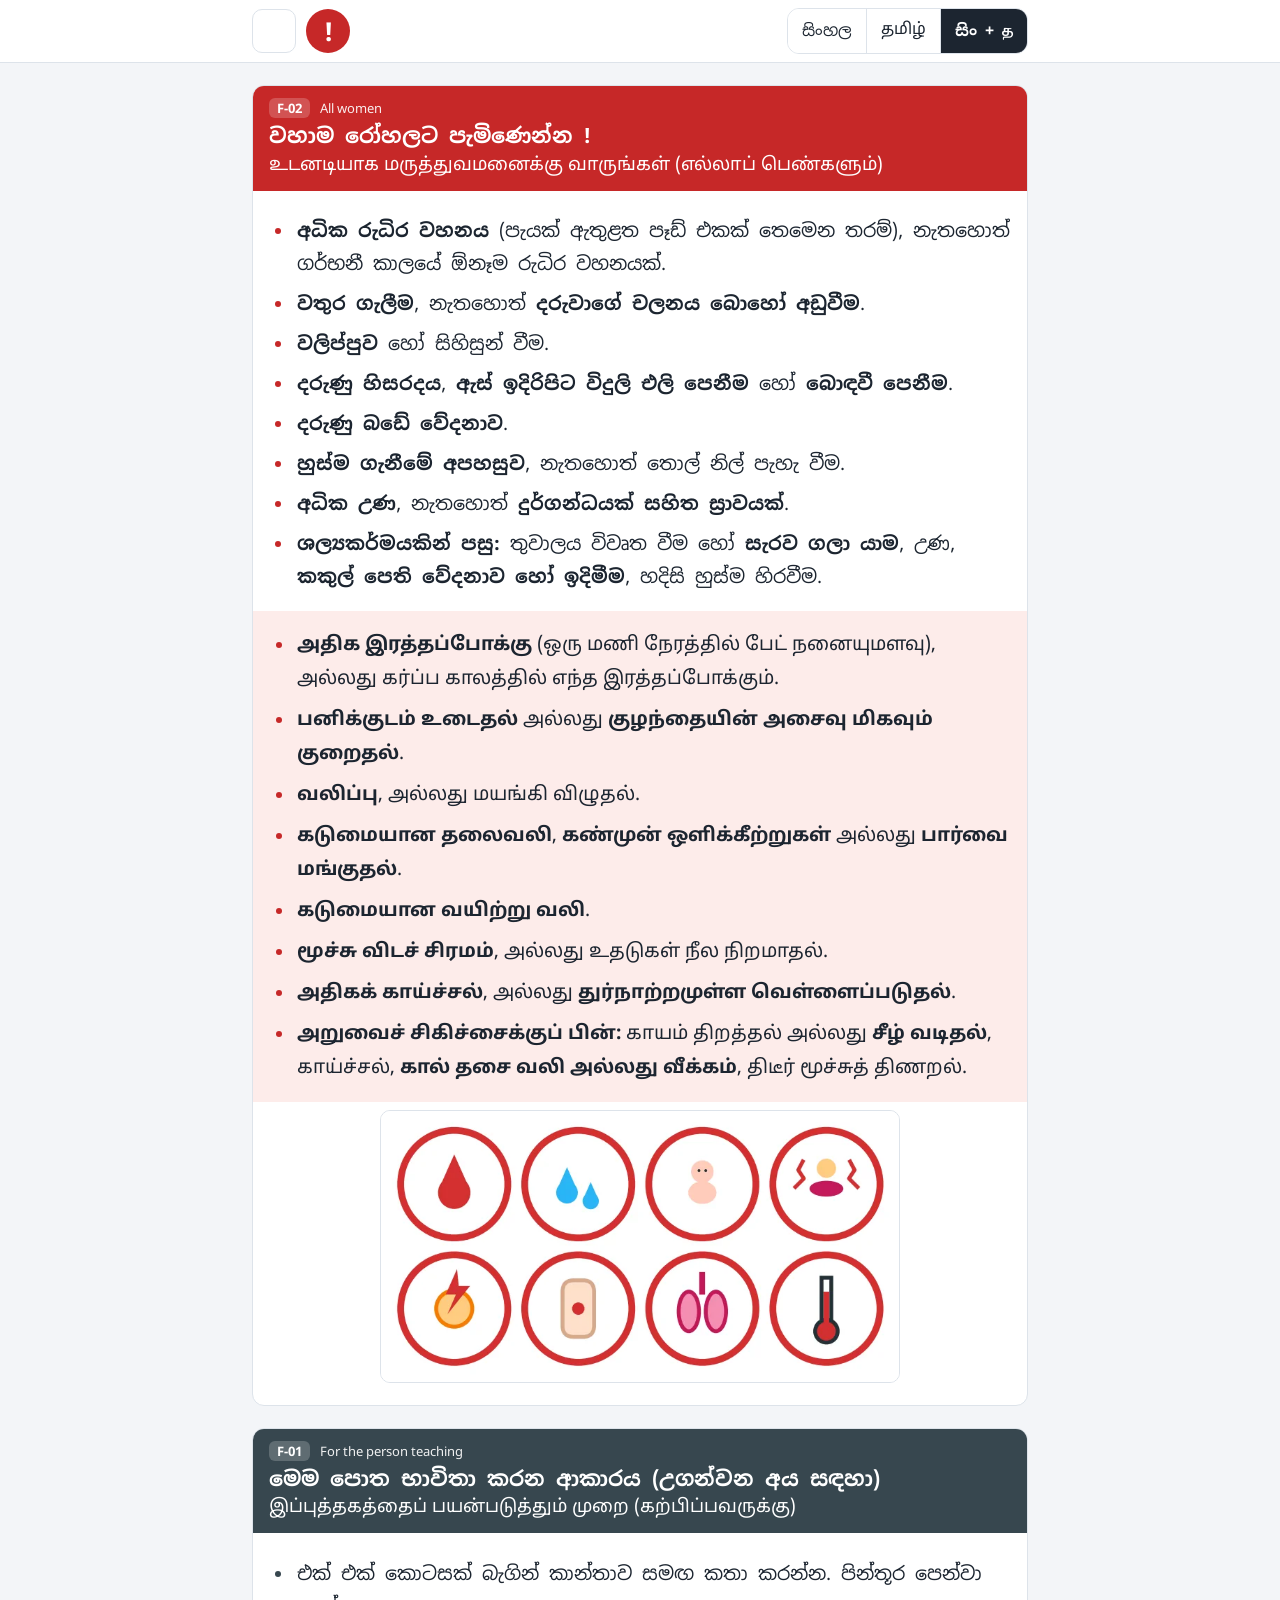
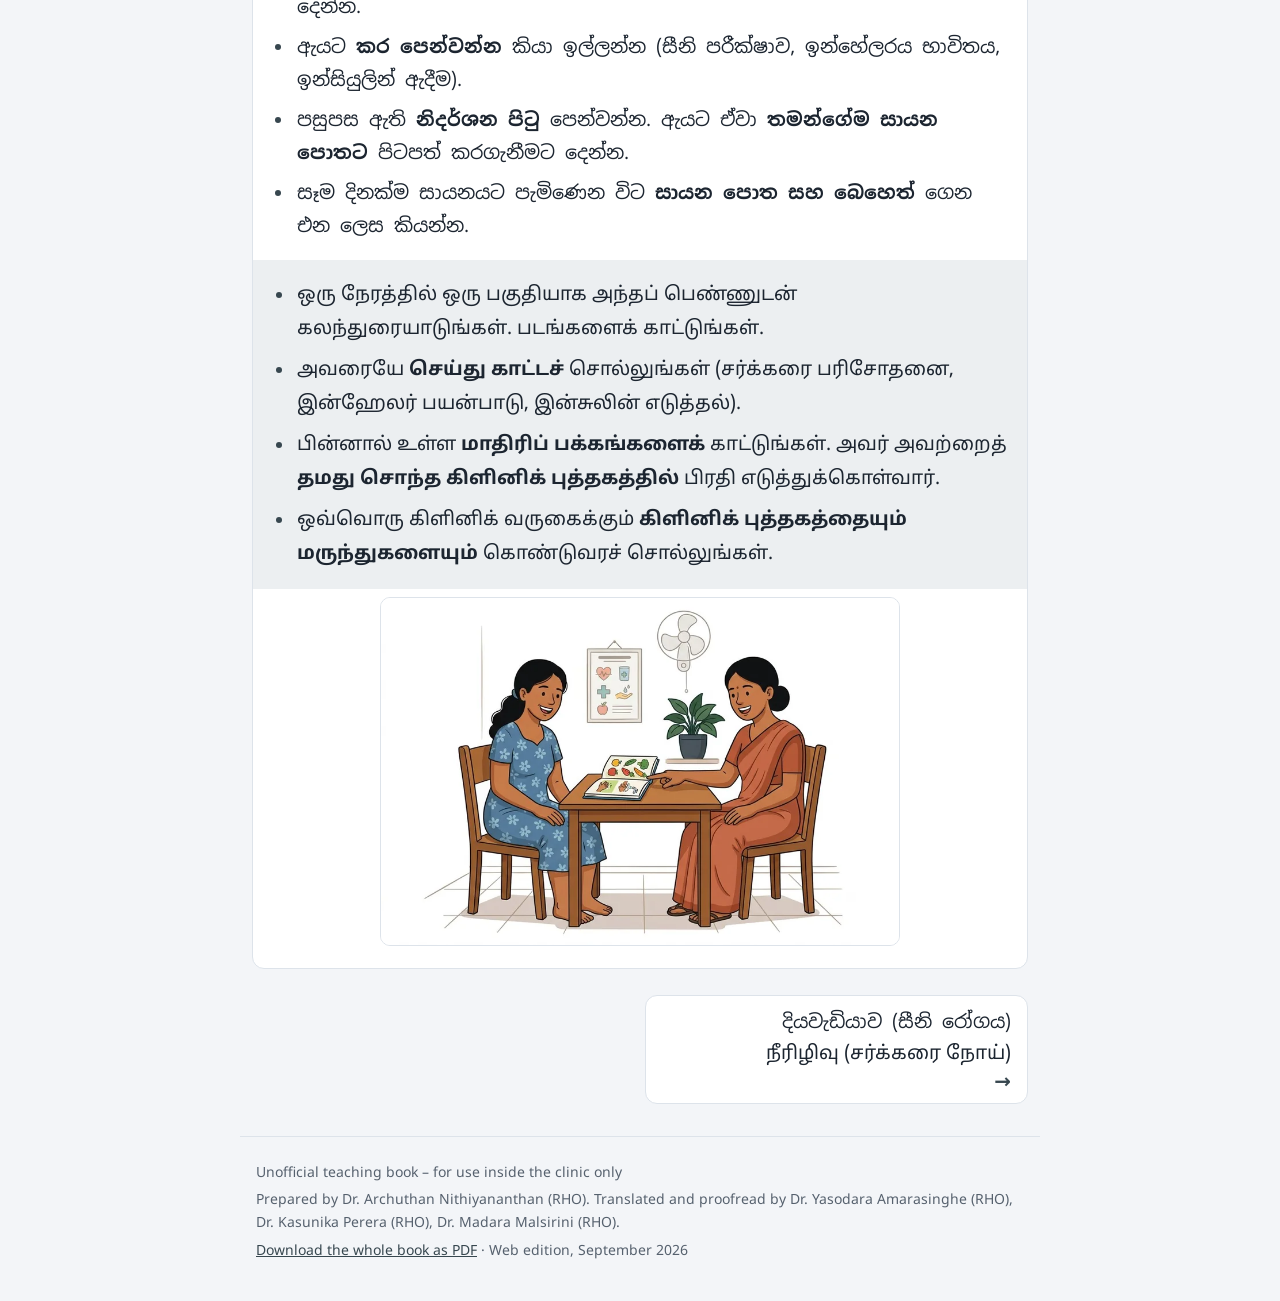
<file: start.html>
<!doctype html>
<html lang="en" data-lang="both">
<head>
<meta charset="utf-8">
<meta name="viewport" content="width=device-width, initial-scale=1, viewport-fit=cover">
<title>ආරම්භය · தொடக்கம் — කාන්තා සෞඛ්‍ය පොත</title>
<meta name="description" content="කාන්තා සෞඛ්‍ය රෝගී අධ්‍යාපන පොත · பெண்கள் நலம் – நோயாளர் கல்விப் புத்தகம்">
<meta name="theme-color" content="#37474f">
<link rel="icon" href="assets/favicon.svg" type="image/svg+xml">
<link rel="preconnect" href="https://fonts.googleapis.com"><link rel="preconnect" href="https://fonts.gstatic.com" crossorigin>
<link rel="stylesheet" href="https://fonts.googleapis.com/css2?family=Noto+Sans+Sinhala:wght@400;700&family=Noto+Sans+Tamil:wght@400;700&family=Noto+Sans:wght@400;700&display=swap">
<link rel="stylesheet" href="assets/style.css">
<script>try{var l=localStorage.getItem('whb_lang');if(l==='si'||l==='ta'||l==='both')document.documentElement.dataset.lang=l}catch(e){}</script>
</head>
<body class="" style="--accent:#37474f;--ink-accent:#37474f;--tint:#eceff1">
<a class="skip" href="#main">Skip to content</a>
<div class="bar"><div class="barin">
<button class="menubtn" id="menubtn" aria-expanded="false" aria-controls="menu" aria-label="Contents"><span></span><span></span><span></span></button>
<a class="sos" href="start.html#F-02" aria-label="Emergency: come to hospital immediately">!</a>
<div class="lang" role="group" aria-label="Language">
<button data-set="si" class="fsi">සිංහල</button><button data-set="ta" class="fta">தமிழ்</button><button data-set="both" class="fsi">සිං + த</button>
</div></div><nav id="menu" aria-label="Contents" hidden><div class="mwrap"><a class="mi home" href="index.html"><span lang="si">මුල් පිටුව</span><span lang="ta">முகப்பு</span></a><a class="mi emerg" href="start.html#F-02"><span lang="si">වහාම රෝහලට පැමිණෙන්න ! </span><span lang="ta">உடனடியாக மருத்துவமனைக்கு வாருங்கள் (எல்லாப் பெண்களும்)</span></a><a class="mi" href="start.html#F-01"><span lang="si">මෙම පොත භාවිතා කරන ආකාරය</span><span lang="ta">இப்புத்தகத்தைப் பயன்படுத்தும் முறை</span></a><a class="mi" href="chapter-1.html" style="--a:#1e6fb8"><b class="mn">1</b><span class="mt"><span lang="si">දියවැඩියාව (සීනි රෝගය)</span><span lang="ta">நீரிழிவு (சர்க்கரை நோய்)</span></span></a><a class="mi" href="chapter-2.html" style="--a:#c2185b"><b class="mn">2</b><span class="mt"><span lang="si">අධි රුධිර පීඩනය (ප්‍රෙෂර්)</span><span lang="ta">உயர் இரத்த அழுத்தம் (பிரஷர்)</span></span></a><a class="mi" href="chapter-3.html" style="--a:#6a4c9c"><b class="mn">3</b><span class="mt"><span lang="si">තයිරොයිඩ් රෝග</span><span lang="ta">தைராய்டு நோய்கள்</span></span></a><a class="mi" href="chapter-4.html" style="--a:#00897b"><b class="mn">4</b><span class="mt"><span lang="si">ඇදුම</span><span lang="ta">ஆஸ்துமா</span></span></a><a class="mi" href="chapter-5.html" style="--a:#ef6c00"><b class="mn">5</b><span class="mt"><span lang="si">තරබාරුකම සහ නිසි බර</span><span lang="ta">உடல் பருமனும் ஆரோக்கிய எடையும்</span></span></a><a class="mi" href="forms.html" style="--a:#37474f"><b class="mn">✎</b><span class="mt"><span lang="si">නිදර්ශන පිටු</span><span lang="ta">மாதிரிப் பக்கங்கள்</span></span></a><a class="mi pdf" href="downloads/womens-health-book.pdf" download>PDF ⤓</a></div></nav></div>

<main id="main"><div class="col"><section class="block danger" id="F-02"><header class="bh"><div class="bid"><a href="#F-02">F-02</a><span class="tag">All women</span></div><h3 lang="si">වහාම රෝහලට පැමිණෙන්න ! </h3><h3 lang="ta">உடனடியாக மருத்துவமனைக்கு வாருங்கள் (எல்லாப் பெண்களும்)</h3></header><div class="bb"><div class="txt" lang="si"><ul><li><strong>අධික රුධිර වහනය</strong> (පැයක් ඇතුළත පෑඩ් එකක් තෙමෙන තරම්), නැතහොත් ගර්භනී කාලයේ ඕනෑම රුධිර වහනයක්.</li><li><strong>වතුර ගැලීම</strong>, නැතහොත් <strong>දරුවාගේ චලනය බොහෝ අඩුවීම</strong>.</li><li><strong>වලිප්පුව</strong> හෝ සිහිසුන් වීම.</li><li><strong>දරුණු හිසරදය</strong>, <strong>ඇස් ඉදිරිපිට විදුලි එලි පෙනීම </strong>හෝ <strong>බොඳවී පෙනීම</strong>.</li><li><strong>දරුණු බඩේ වේදනාව</strong>.</li><li><strong>හුස්ම ගැනීමේ අපහසුව</strong>, නැතහොත් තොල් නිල් පැහැ වීම.</li><li><strong>අධික උණ</strong>, නැතහොත් <strong>දුර්ගන්ධයක් සහිත ස්‍රාවයක්</strong>.</li><li><strong>ශල්‍යකර්මයකින් පසු:</strong> තුවාලය විවෘත වීම හෝ <strong>සැරව ගලා යාම</strong>, උණ, <strong>කකුල් පෙති වේදනාව හෝ ඉදිමීම</strong>, හදිසි හුස්ම හිරවීම.</li></ul></div><div class="txt" lang="ta"><ul><li><strong>அதிக இரத்தப்போக்கு</strong> (ஒரு மணி நேரத்தில் பேட் நனையுமளவு), அல்லது கர்ப்ப காலத்தில் எந்த இரத்தப்போக்கும்.</li><li><strong>பனிக்குடம் உடைதல்</strong> அல்லது <strong>குழந்தையின் அசைவு மிகவும் குறைதல்</strong>.</li><li><strong>வலிப்பு</strong>, அல்லது மயங்கி விழுதல்.</li><li><strong>கடுமையான தலைவலி</strong>, <strong>கண்முன் ஒளிக்கீற்றுகள்</strong> அல்லது <strong>பார்வை மங்குதல்</strong>.</li><li><strong>கடுமையான வயிற்று வலி</strong>.</li><li><strong>மூச்சு விடச் சிரமம்</strong>, அல்லது உதடுகள் நீல நிறமாதல்.</li><li><strong>அதிகக் காய்ச்சல்</strong>, அல்லது <strong>துர்நாற்றமுள்ள வெள்ளைப்படுதல்</strong>.</li><li><strong>அறுவைச் சிகிச்சைக்குப் பின்:</strong> காயம் திறத்தல் அல்லது <strong>சீழ் வடிதல்</strong>, காய்ச்சல், <strong>கால் தசை வலி அல்லது வீக்கம்</strong>, திடீர் மூச்சுத் திணறல்.</li></ul></div><div class="gallery n1"><figure class="pic"><img src="assets/img/image54.webp" width="742" height="387" loading="lazy" alt="වහාම රෝහලට පැමිණෙන්න !  / உடனடியாக மருத்துவமனைக்கு வாருங்கள் (எல்லாப் பெண்களும்)"></figure></div></div></section><section class="block" id="F-01"><header class="bh"><div class="bid"><a href="#F-01">F-01</a><span class="tag">For the person teaching</span></div><h3 lang="si">මෙම පොත භාවිතා කරන ආකාරය (උගන්වන අය සඳහා)</h3><h3 lang="ta">இப்புத்தகத்தைப் பயன்படுத்தும் முறை (கற்பிப்பவருக்கு)</h3></header><div class="bb"><div class="txt" lang="si"><ul><li>එක් එක් කොටසක් බැගින් කාන්තාව සමඟ කතා කරන්න. පින්තූර පෙන්වා දෙන්න.</li><li>ඇයට <strong>කර පෙන්වන්න</strong> කියා ඉල්ලන්න (සීනි පරීක්ෂාව, ඉන්හේලරය භාවිතය, ඉන්සියුලින් ඇදීම).</li><li>පසුපස ඇති <strong>නිදර්ශන පිටු</strong> පෙන්වන්න. ඇයට ඒවා <strong>තමන්ගේම සායන පොතට</strong> පිටපත් කරගැනීමට දෙන්න. </li><li>සෑම දිනක්ම සායනයට පැමිණෙන විට <strong>සායන පොත සහ බෙහෙත්</strong> ගෙන එන ලෙස කියන්න.</li></ul></div><div class="txt" lang="ta"><ul><li>ஒரு நேரத்தில் ஒரு பகுதியாக அந்தப் பெண்ணுடன் கலந்துரையாடுங்கள். படங்களைக் காட்டுங்கள்.</li><li>அவரையே <strong>செய்து காட்டச்</strong> சொல்லுங்கள் (சர்க்கரை பரிசோதனை, இன்ஹேலர் பயன்பாடு, இன்சுலின் எடுத்தல்).</li><li>பின்னால் உள்ள <strong>மாதிரிப் பக்கங்களைக்</strong> காட்டுங்கள். அவர் அவற்றைத் <strong>தமது சொந்த கிளினிக் புத்தகத்தில்</strong> பிரதி எடுத்துக்கொள்வார்.</li><li>ஒவ்வொரு கிளினிக் வருகைக்கும் <strong>கிளினிக் புத்தகத்தையும் மருந்துகளையும்</strong> கொண்டுவரச் சொல்லுங்கள்.</li></ul></div><div class="gallery n1"><figure class="pic"><img src="assets/img/image57.webp" width="900" height="604" loading="lazy" alt="මෙම පොත භාවිතා කරන ආකාරය (උගන්වන අය සඳහා) / இப்புத்தகத்தைப் பயன்படுத்தும் முறை (கற்பிப்பவருக்கு)"></figure></div></div></section></div><div class="col"><nav class="pager"><a class="next" href="chapter-1.html"><span lang="si">දියවැඩියාව (සීනි රෝගය)</span><span lang="ta">நீரிழிவு (சர்க்கரை நோய்)</span><small>→</small></a></nav></div></main>
<footer class="foot"><p>Unofficial teaching book – for use inside the clinic only</p>
<p>Prepared by Dr. Archuthan Nithiyananthan (RHO). Translated and proofread by Dr. Yasodara Amarasinghe (RHO), Dr. Kasunika Perera (RHO), Dr. Madara Malsirini (RHO).</p>
<p><a href="downloads/womens-health-book.pdf" download>Download the whole book as PDF</a> · Web edition, September 2026</p></footer>
<div id="lightbox" hidden><img alt=""></div>
<script src="assets/app.js"></script>
</body></html>
</file>
<file: assets/style.css>
:root{
  --ink:#1c2530; --muted:#56616e; --line:#dde3ea; --bg:#f3f5f8; --paper:#fff;
  --si:"Noto Sans Sinhala","Iskoola Pota","Sinhala Sangam MN","Nirmala UI","Noto Serif Sinhala",FreeSerif,sans-serif;
  --ta:"Noto Sans Tamil","Latha","Tamil Sangam MN","Nirmala UI",FreeSerif,sans-serif;
  --en:"Noto Sans",system-ui,-apple-system,"Segoe UI",Roboto,Arial,sans-serif;
  --red:#c62828;
}
*{box-sizing:border-box}
html{-webkit-text-size-adjust:100%;scroll-behavior:smooth;scroll-padding-top:68px}
body{margin:0;background:var(--bg);color:var(--ink);font:400 18px/1.75 var(--en);padding-bottom:env(safe-area-inset-bottom)}
[lang=si]{font-family:var(--si),var(--en)}
[lang=ta]{font-family:var(--ta),var(--en);line-height:1.8}
html[data-lang=si] [lang=ta],html[data-lang=ta] [lang=si]{display:none!important}
a{color:var(--ink-accent)}
.skip{position:absolute;left:-999px}.skip:focus{left:8px;top:8px;background:#fff;padding:8px;z-index:99}
:focus-visible{outline:3px solid #ffb300;outline-offset:2px}

/* top bar */
.bar{position:sticky;top:0;z-index:20;background:#fff;border-bottom:1px solid var(--line);padding-top:env(safe-area-inset-top)}
.barin{max-width:800px;margin:0 auto;display:flex;align-items:center;gap:10px;padding:8px 12px}
.menubtn{width:44px;height:44px;border:1px solid var(--line);border-radius:10px;background:#fff;display:flex;flex-direction:column;justify-content:center;gap:5px;padding:0 11px;cursor:pointer}
.menubtn span{display:block;height:2.5px;background:var(--ink);border-radius:2px}
.sos{width:44px;height:44px;border-radius:50%;background:var(--red);color:#fff;font:700 26px/44px var(--en);text-align:center;text-decoration:none;flex:none}
.lang{margin-left:auto;display:flex;border:1px solid var(--line);border-radius:12px;overflow:hidden}
.lang button{font-size:16px;line-height:1.2;padding:0 14px;height:44px;border:0;background:#fff;color:var(--ink);cursor:pointer;border-right:1px solid var(--line)}
.lang .fsi{font-family:var(--si),var(--en)}
.lang .fta{font-family:var(--ta),var(--en)}
.lang button:last-child{border-right:0}
html[data-lang=si] .lang [data-set=si],html[data-lang=ta] .lang [data-set=ta],html[data-lang=both] .lang [data-set=both]{background:var(--ink);color:#fff;font-weight:700}
#menu{border-top:1px solid var(--line);background:#fff;max-height:calc(100vh - 62px);overflow:auto}
#menu[hidden]{display:none}
.mwrap{max-width:800px;margin:0 auto;padding:6px 12px 14px;display:grid;gap:6px}
.mi{display:flex;align-items:center;gap:12px;padding:10px 12px;border-radius:10px;text-decoration:none;color:var(--ink);border:1px solid var(--line);line-height:1.5;font-size:17px}
.mi span[lang]{display:block}
.mi .mt{display:block}
.mi .mn{flex:none;width:34px;height:34px;border-radius:9px;background:var(--a);color:#fff;text-align:center;line-height:34px;font-size:17px}
.mi.on{border-color:var(--a);box-shadow:inset 4px 0 0 var(--a)}
.mi.emerg{background:var(--red);color:#fff;border-color:var(--red);font-weight:700}
.mi.pdf{justify-content:center;font-weight:700}

/* layout */
.col{max-width:800px;margin:0 auto;padding:0 12px}
main{padding-bottom:24px}
.band{background:var(--accent);color:#fff}
.bandin{max-width:800px;margin:0 auto;padding:22px 16px 20px}
.band h1{margin:0;font-size:26px;line-height:1.5}
.band h1 span[lang]{display:block}
.band h1 span[lang=ta]{font-size:22px;font-weight:400;opacity:.95}
.cnum{font:700 15px/1 var(--en);letter-spacing:.02em;margin-bottom:8px;opacity:.9}
.cnum::before{content:"Chapter "}
.bnote{margin:10px 0 0;font-size:16px;line-height:1.6;opacity:.95}
.bnote span[lang]{display:block}

/* toc */
.toc{margin:16px 0 8px}
.toc ul{list-style:none;margin:0;padding:0;display:grid;gap:6px}
.toc a{display:grid;grid-template-columns:52px 1fr;column-gap:8px;padding:9px 12px;background:#fff;border:1px solid var(--line);border-left:5px solid var(--accent);border-radius:8px;text-decoration:none;color:var(--ink);font-size:16px;line-height:1.5}
.toc a b{grid-row:1 / span 2;font:700 14px/1.9 var(--en);color:var(--ink-accent)}
.toc li.danger a{border-left-color:var(--red)}
.toc li.danger a b{color:var(--red)}
.toc a span[lang]{grid-column:2}
html[data-lang=si] .toc a b,html[data-lang=ta] .toc a b{grid-row:1}

/* blocks */
.block{margin:22px 0;background:#fff;border:1px solid var(--line);border-radius:12px;overflow:hidden;scroll-margin-top:68px}
.bh{background:var(--accent);color:#fff;padding:12px 16px 12px}
.danger .bh{background:var(--red)}
.bid{display:flex;align-items:center;gap:10px;font:700 13px/1.4 var(--en);margin-bottom:2px}
.bid a{color:#fff;text-decoration:none;background:rgba(255,255,255,.2);padding:1px 8px;border-radius:6px}
.tag{font-weight:400;opacity:.92}
.bh h3{margin:0;font-size:21px;line-height:1.5;font-weight:700}
.bh h3[lang=ta]{font-size:18px;font-weight:400}
.bb{padding:6px 0 14px}
.txt{padding:8px 16px}
.txt[lang=ta]{background:var(--tint)}
.danger .txt[lang=ta]{background:#fdecea}
.txt p{margin:.5em 0}
.txt ul,.txt ol{margin:.5em 0;padding-left:1.3em}
.txt li{margin:.35em 0;padding-left:.15em}
.txt ul ul{list-style:circle;margin:.2em 0}
.txt li::marker{color:var(--ink-accent)}
.danger .txt li::marker{color:var(--red)}
mark.check{background:none;color:#c00000;font-weight:700}
.xref{font-weight:700;white-space:nowrap}

/* tables */
.tw{padding:8px 12px;overflow-x:auto}
.tw table{border-collapse:collapse;width:100%;font-size:16px;line-height:1.6;background:#fff}
.tw th,.tw td{border:1px solid var(--line);padding:7px 10px;vertical-align:top;text-align:left}
.tw th{color:#fff;font-weight:700}
.tw td p{margin:.2em 0}
.tw table[lang=ta] td{background-color:var(--tint)}
.tw table.nohd td{background:#f7f9fb}
.tw .w{color:#fff}
@media (max-width:640px){
  .tw table.stack thead{display:none}
  .tw table.stack,.tw table.stack tbody,.tw table.stack tr,.tw table.stack td{display:block;width:100%}
  .tw table.stack tr{border:1px solid var(--line);border-radius:10px;margin:0 0 10px;overflow:hidden}
  .tw table.stack td{border:0;border-bottom:1px solid var(--line)}
  .tw table.stack td:last-child{border-bottom:0}
  .tw table.stack td:first-child{font-weight:700}
  .tw table.stack td:not(:first-child)::before{content:attr(data-label);display:block;font:700 13px/1.4 var(--en);color:var(--ink-accent);margin-bottom:2px}
}

/* pictures */
.gallery{display:grid;gap:10px;padding:8px 16px;justify-items:center}
@media (min-width:640px){.gallery.n2,.gallery.n3,.gallery.n4{grid-template-columns:1fr 1fr}}
.pic{margin:0;width:100%;max-width:520px}
.pic img{display:block;width:100%;height:auto;border-radius:10px;border:1px solid var(--line);background:#fff;cursor:zoom-in}
#lightbox{position:fixed;inset:0;background:rgba(0,0,0,.88);z-index:50;display:flex;align-items:center;justify-content:center;padding:12px;cursor:zoom-out}
#lightbox[hidden]{display:none}
#lightbox img{max-width:100%;max-height:100%;background:#fff;border-radius:6px}

/* pager, footer */
.pager{display:grid;gap:10px;margin:26px 0 8px}
.pager a{display:flex;flex-direction:column;gap:0;padding:12px 16px;background:#fff;border:1px solid var(--line);border-radius:12px;text-decoration:none;color:var(--ink);line-height:1.5}
.pager small{font:700 20px/1 var(--en);color:var(--ink-accent)}
.pager .next{text-align:right;align-items:flex-end}
.foot{max-width:800px;margin:0 auto;padding:18px 16px 34px;font-size:14px;line-height:1.6;color:var(--muted);border-top:1px solid var(--line)}
.foot p{margin:.4em 0}

/* home */
.cover{background:#1e6fb8;color:#fff}
.coverin{max-width:800px;margin:0 auto;padding:26px 16px 0;text-align:center}
.cover h1{margin:0 0 14px;line-height:1.45}
.cover h1 span[lang]{display:block}
.cover h1 span[lang=si]{font-size:32px}
.cover h1 span[lang=ta]{font-size:26px;font-weight:700}
.cover .sub{margin:0 auto 18px;max-width:640px;font-size:16px;line-height:1.7;color:#dcebfa}
.cover .sub span[lang]{display:block}
.cover .hero{display:block;width:100%;max-width:560px;height:auto;margin:0 auto;background:#fff;border-radius:14px 14px 0 0}
.alert{display:flex;align-items:center;gap:14px;margin:18px 0 14px;padding:14px 16px;border-radius:12px;background:var(--red);color:#fff;text-decoration:none;font-weight:700;line-height:1.5}
.alert b{flex:none;width:40px;height:40px;border-radius:50%;background:#fff;color:var(--red);font:700 26px/40px var(--en);text-align:center}
.alert .at span[lang]{display:block}
.tiles{display:grid;gap:10px}
.tile{display:grid;grid-template-columns:44px 1fr auto;align-items:center;gap:12px;padding:16px;border-radius:12px;background:var(--a);color:#fff;text-decoration:none;line-height:1.5;min-height:76px}
.tile .tn{font:700 24px/1 var(--en);width:44px;height:44px;border-radius:50%;background:rgba(255,255,255,.22);text-align:center;line-height:44px}
.tile .tt{font-size:20px;font-weight:700}
.tile .tt span[lang]{display:block}
.tile .tt span[lang=ta]{font-size:17px;font-weight:400}
.tile .tc{font:400 14px/1 var(--en);opacity:.9}
.tile .tc::after{content:" topics"}
.more{display:grid;gap:10px;margin:14px 0}
.more a{padding:14px 16px;background:#fff;border:1px solid var(--line);border-radius:12px;text-decoration:none;color:var(--ink);line-height:1.5}
.more a span[lang]{display:block}
.more .pdfbtn{text-align:center;font-weight:700;background:var(--ink);color:#fff}
.more .pdfbtn small{font-weight:400;opacity:.85}
.credits{margin:26px 0 8px;padding:16px;background:#fff;border:1px solid var(--line);border-radius:12px;font-size:16px;line-height:1.6;color:var(--muted)}
.credits p{margin:.6em 0}.credits strong{color:#1a5f9e}

@media (min-width:760px){
  body{font-size:19px}
  .tiles{grid-template-columns:1fr 1fr}
  .tile:first-child{grid-column:1 / -1}
  .more{grid-template-columns:1fr 1fr}
  .pager{grid-template-columns:1fr 1fr}
  .pager .prev:only-child{grid-column:1}
  .pager .next:only-child{grid-column:2}
}
@media print{
  .bar,.pager,.toc,.skip,#lightbox,.foot a{display:none!important}
  body{background:#fff;font-size:12pt}
  .block{break-inside:avoid-page;border-color:#ccc}
  .band,.bh,.tile,.cover{-webkit-print-color-adjust:exact;print-color-adjust:exact}
}
@media (prefers-reduced-motion:reduce){html{scroll-behavior:auto}}
</file>
